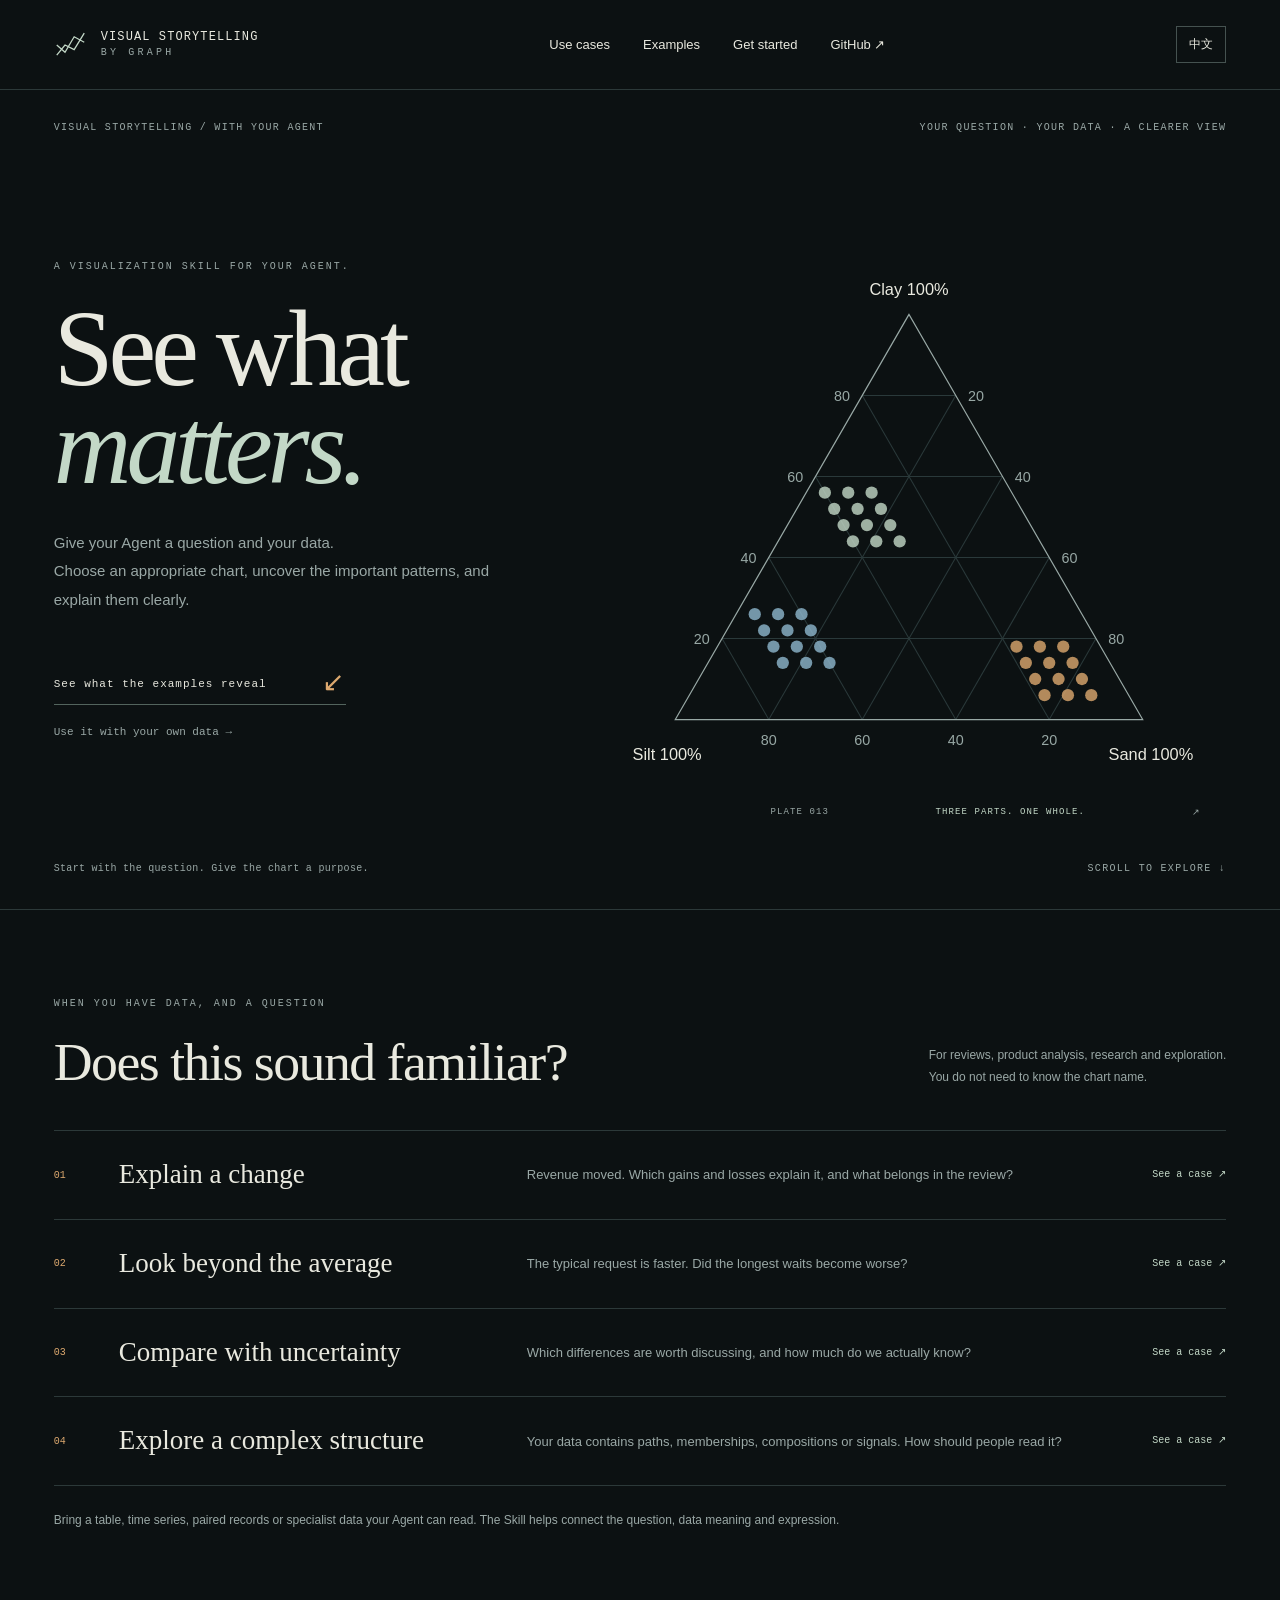
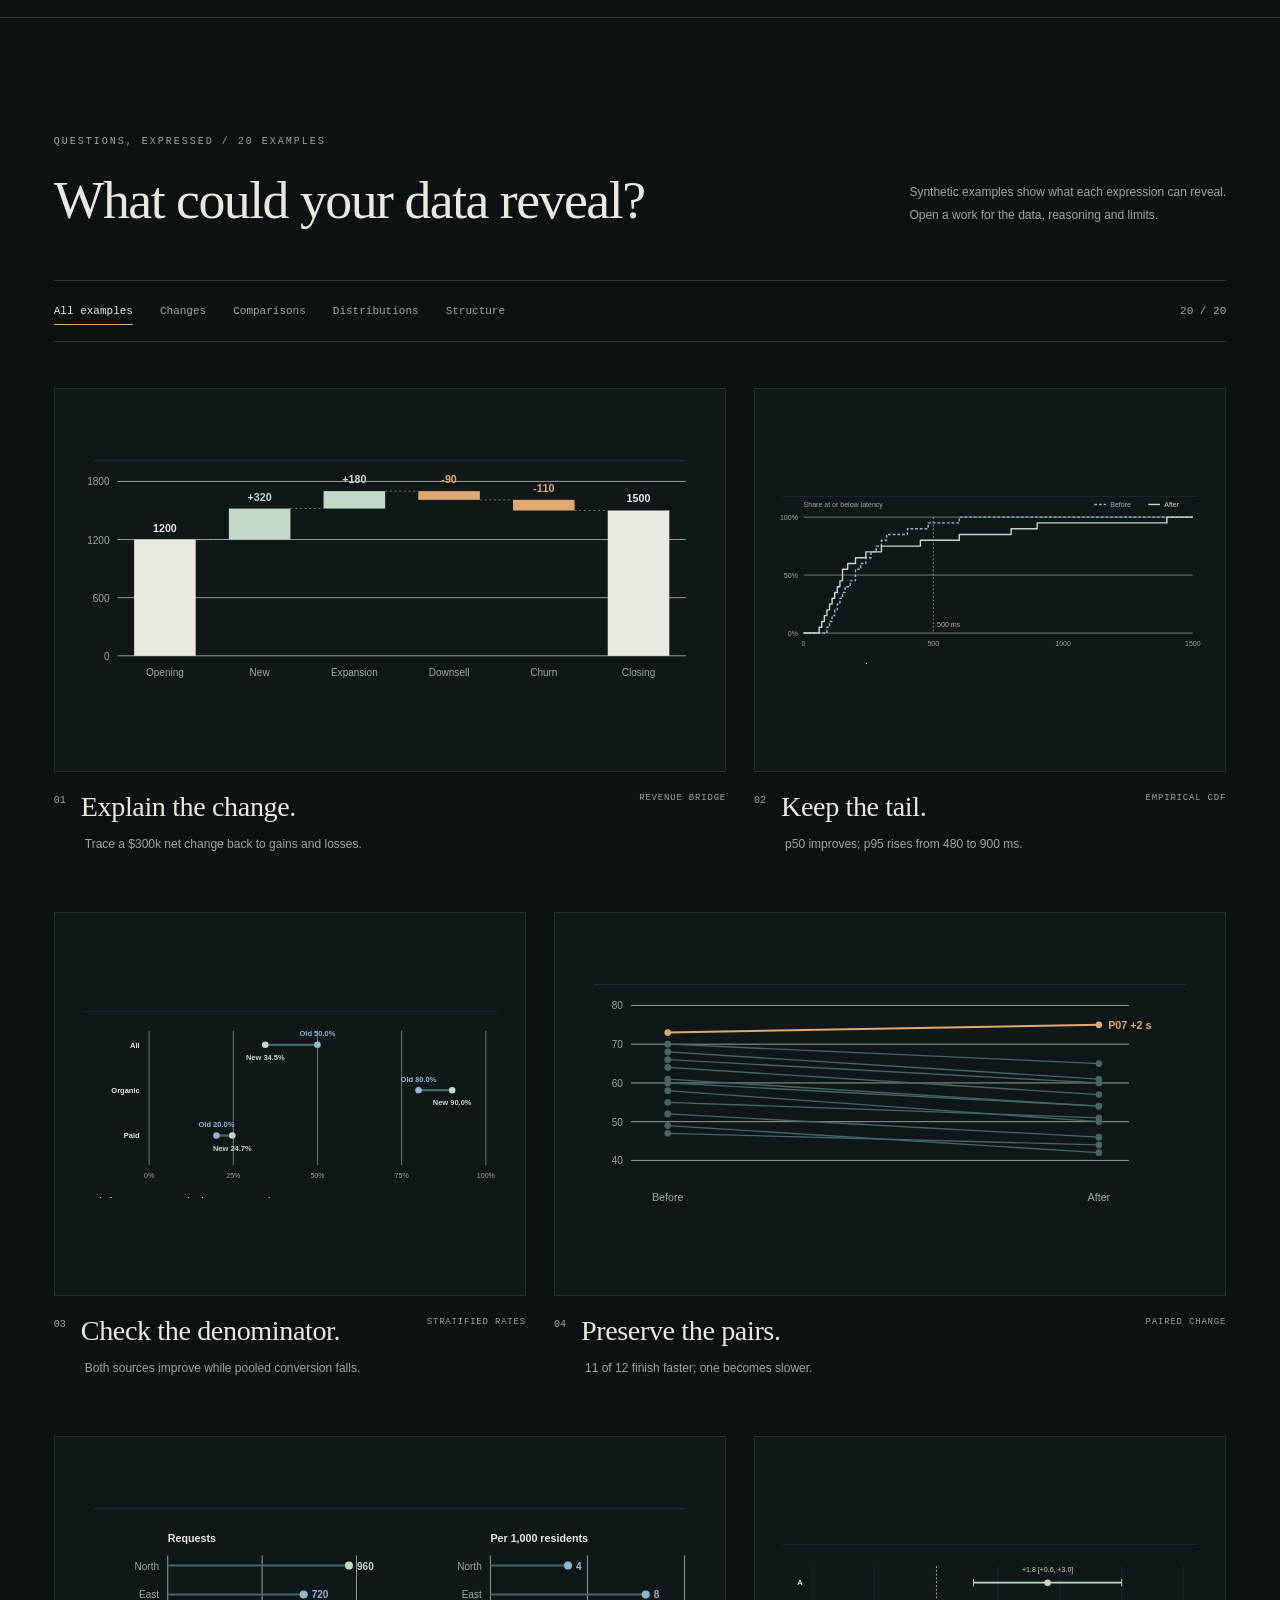
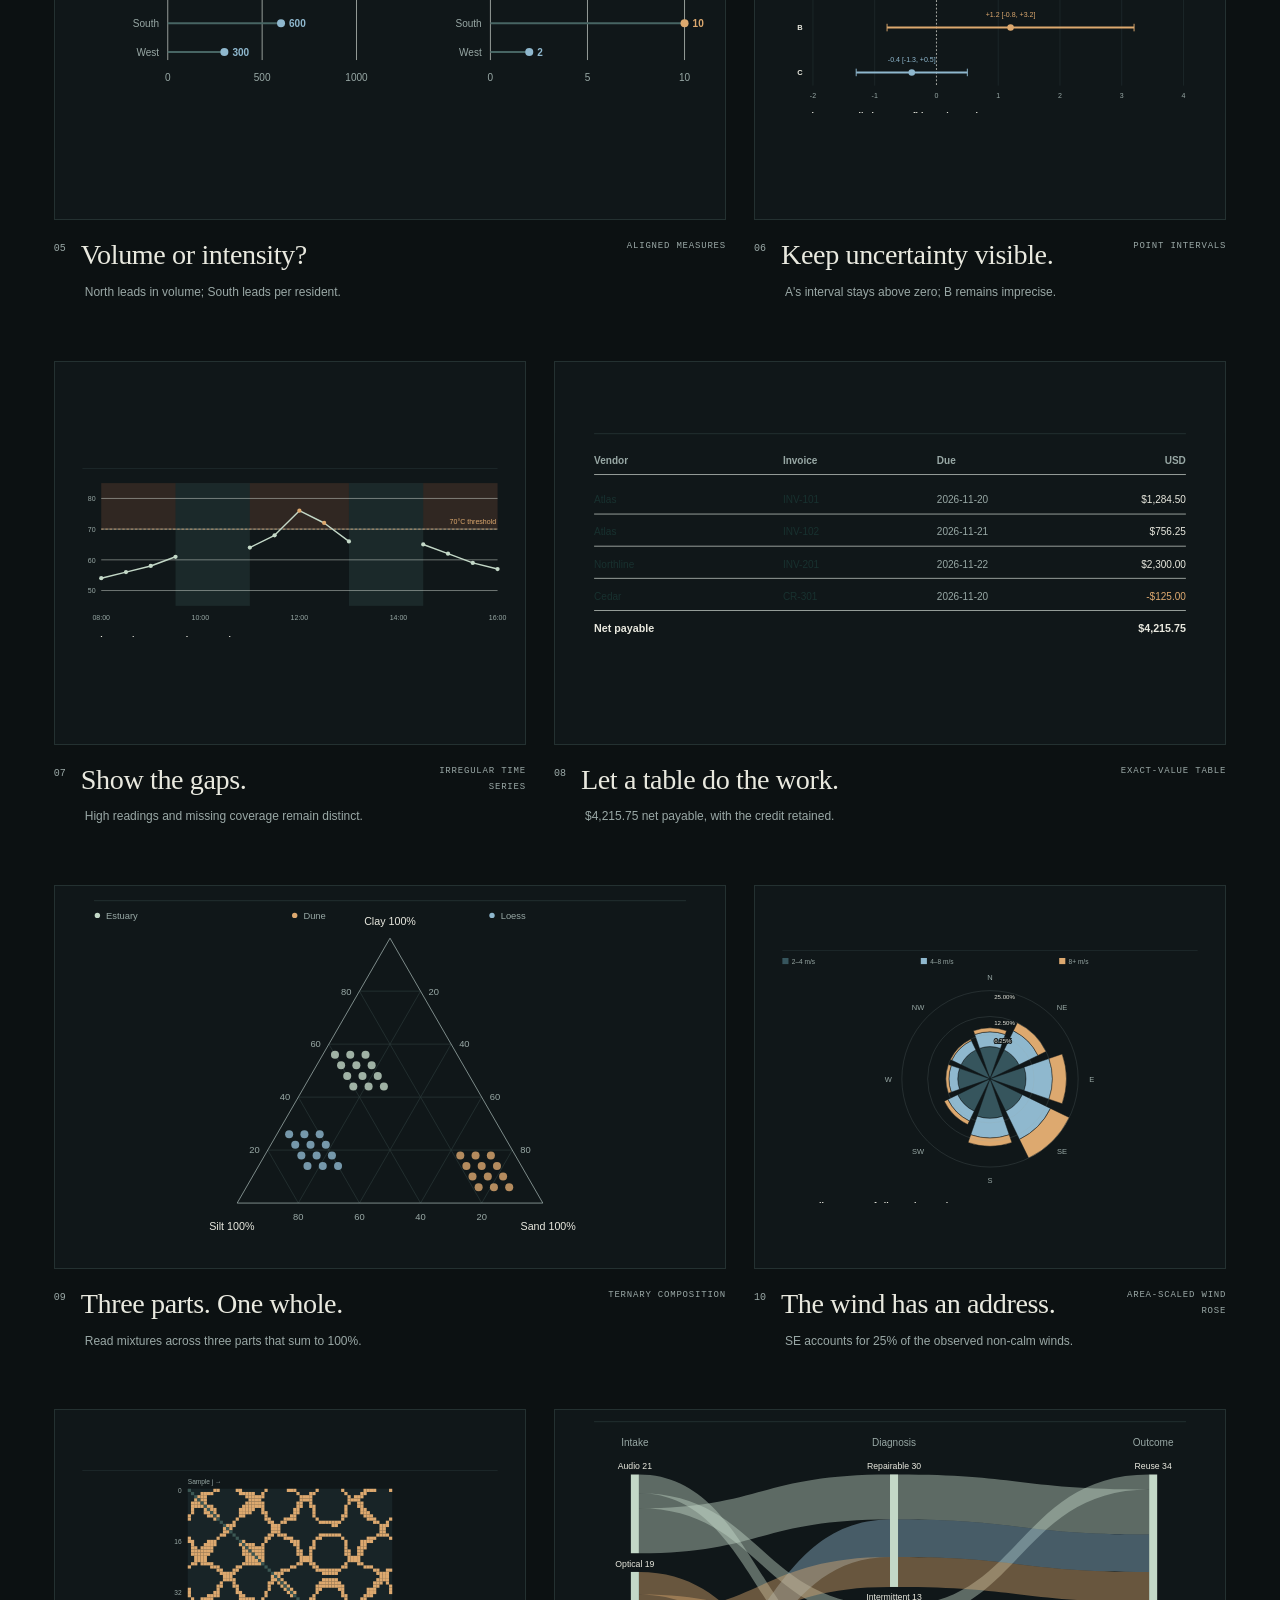
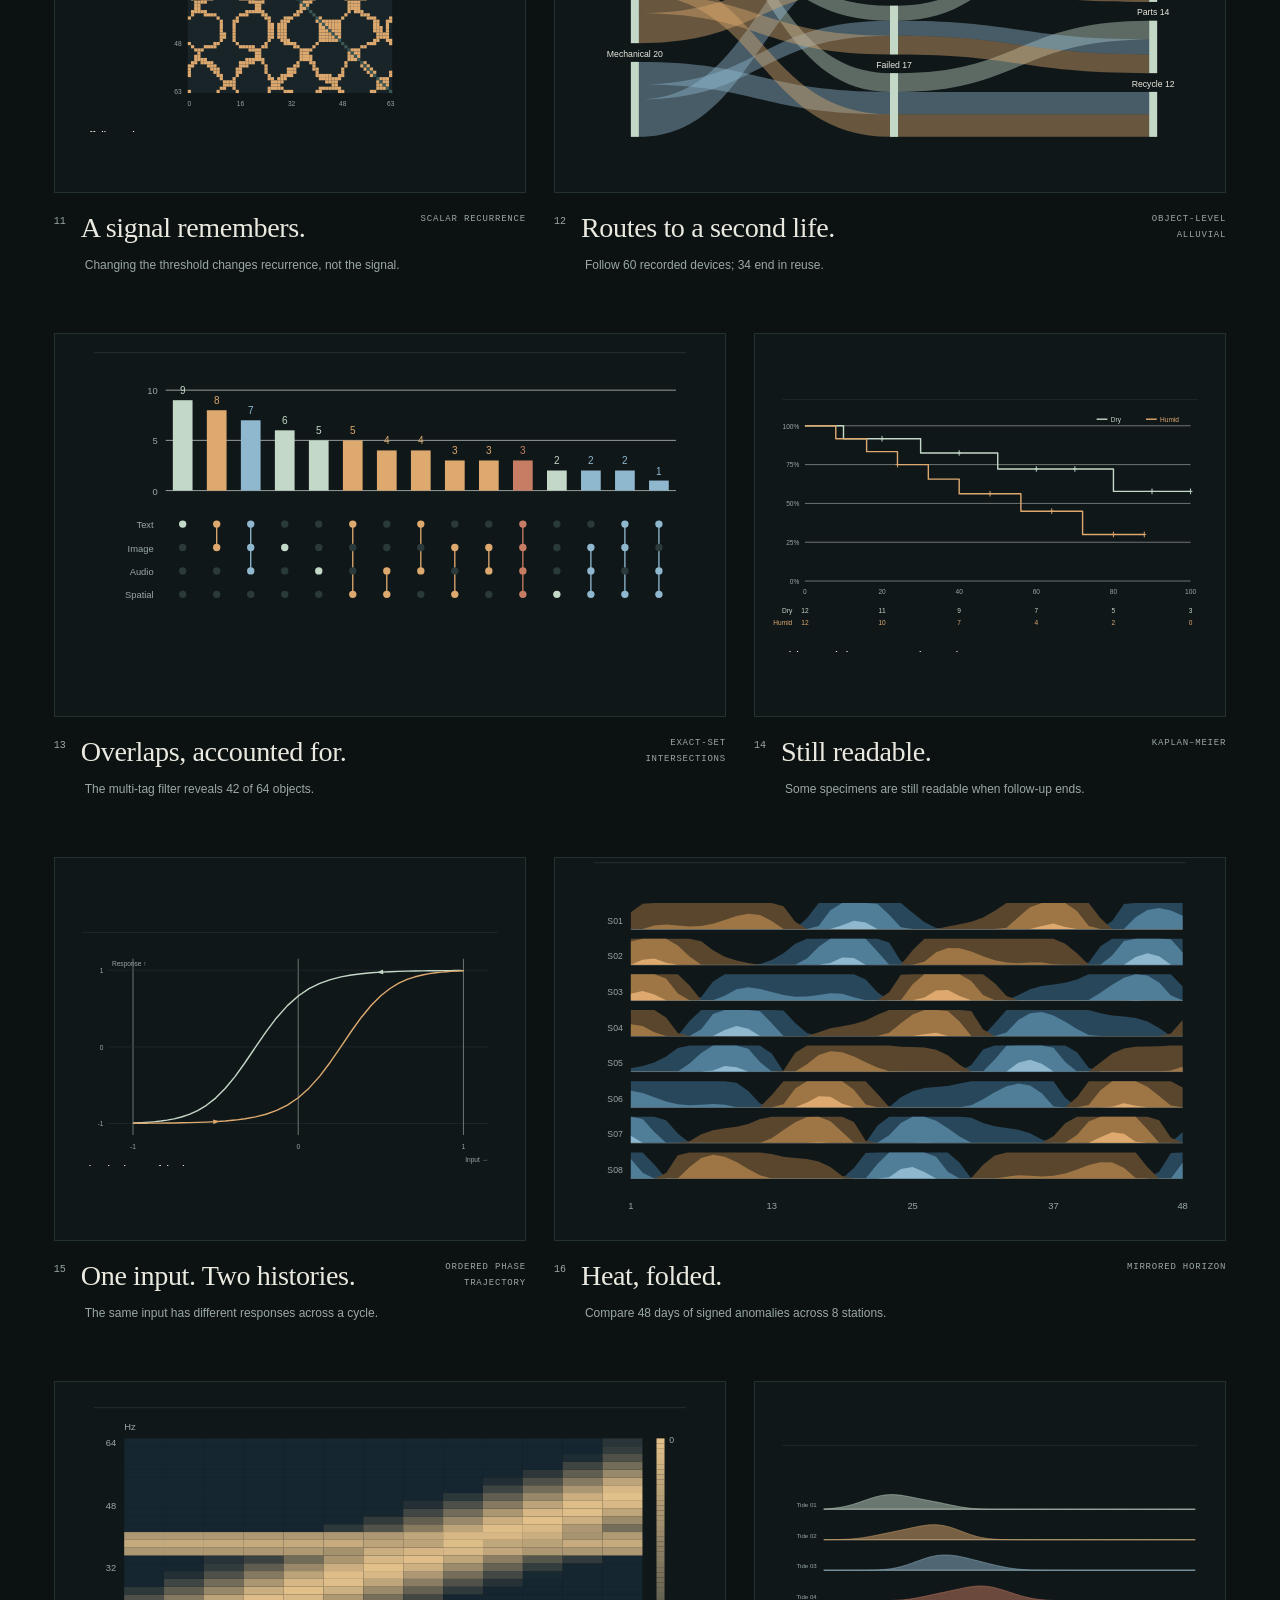
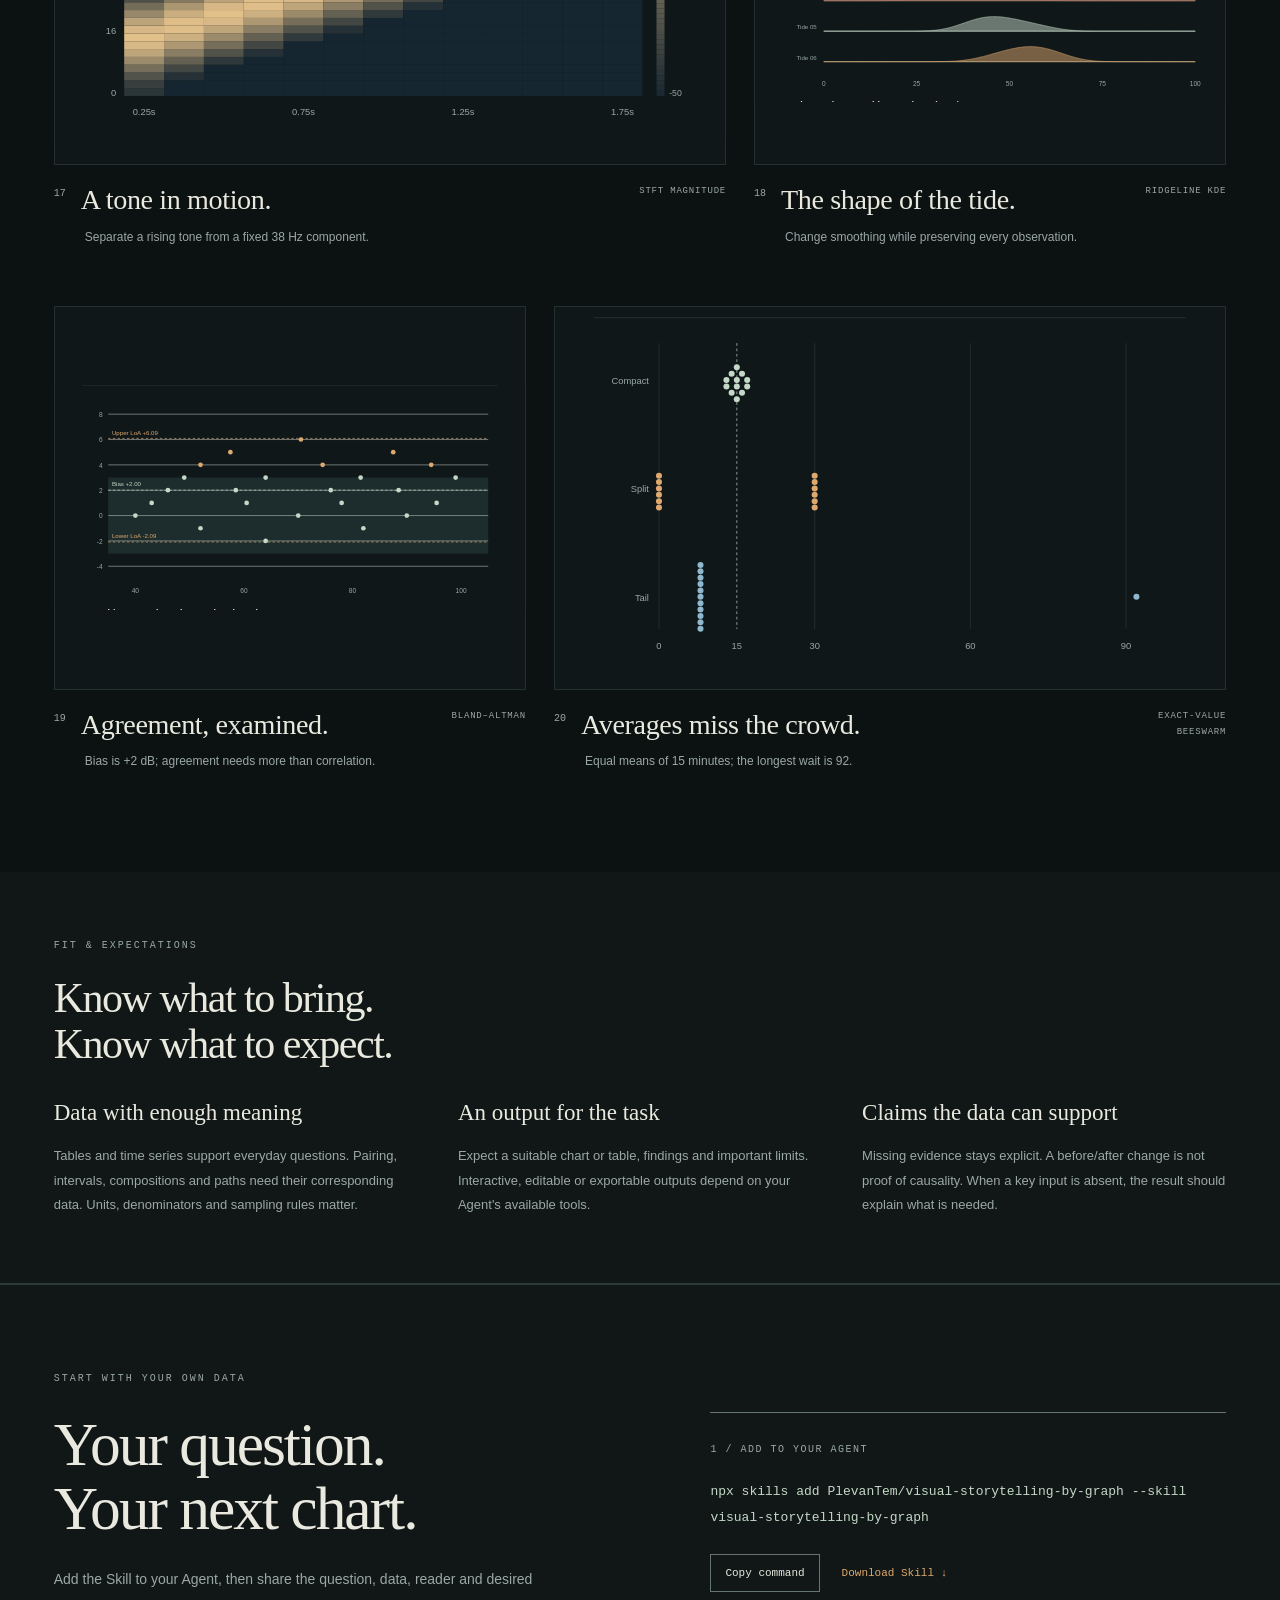
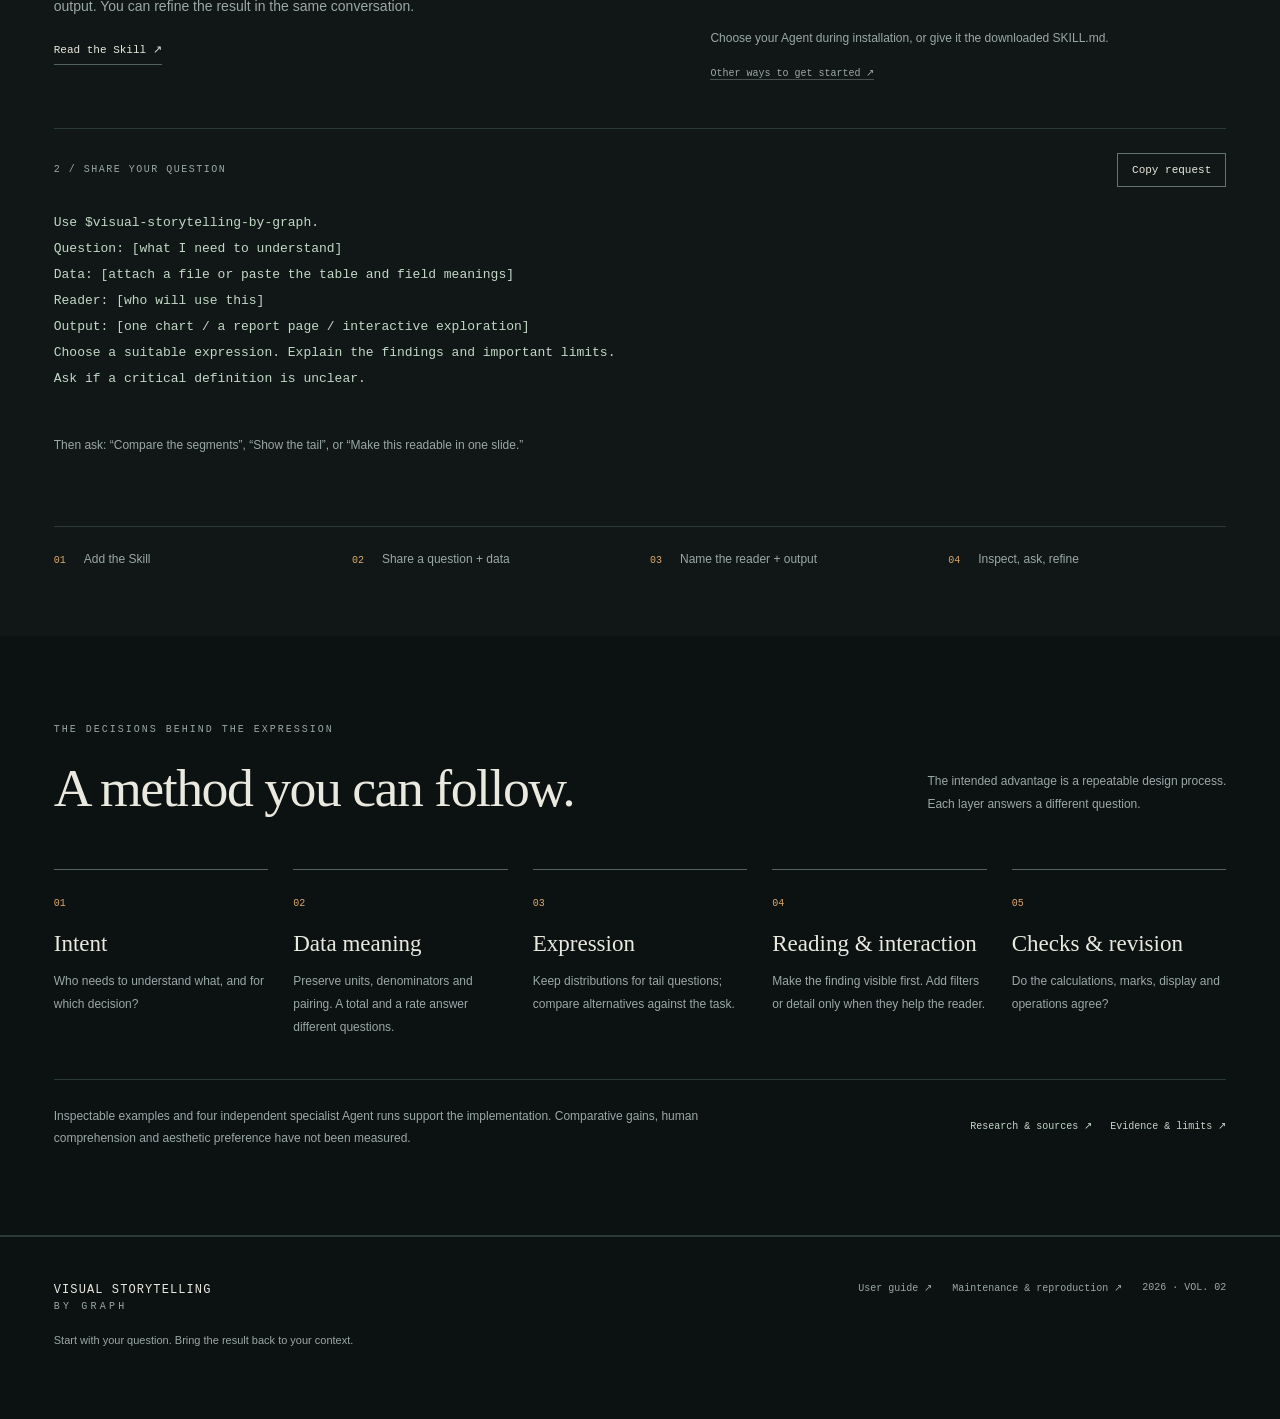
<file: docs/index.html>
<!doctype html>
<html lang="en">
<head>
  <meta charset="utf-8">
  <meta name="viewport" content="width=device-width,initial-scale=1">
  <meta name="theme-color" content="#0c1112">
  <meta name="description" content="Bring your question and data. Help your Agent choose the right visual expression, find the important patterns and explain them clearly.">
  <meta property="og:title" content="Visual Storytelling by Graph — See what matters">
  <meta property="og:description" content="Choose a chart around your question. Explore examples, understand the limits, and get started with your own data.">
  <meta property="og:type" content="website">
  <meta property="og:url" content="https://plevantem.github.io/visual-storytelling-by-graph/">
  <meta property="og:image" content="https://plevantem.github.io/visual-storytelling-by-graph/assets/social-preview.png">
  <title>Visual Storytelling by Graph — See what matters</title>
  <link rel="icon" type="image/svg+xml" href="assets/mark.svg">
  <link rel="stylesheet" href="style.css">
</head>
<body>
  <a class="skip" href="#collection">Skip to collection</a>
  <header class="masthead">
    <a class="brand" href="#" aria-label="Visual Storytelling by Graph, home"><svg viewBox="0 0 36 36" aria-hidden="true"><path d="M3 29L12 18L22 23L33 5M3 18L12 26L22 9L33 15"/></svg><span>VISUAL STORYTELLING<small>BY GRAPH</small></span></a>
    <nav aria-label="Main navigation"><a href="#use-cases" data-i18n="scenarios">Use cases</a><a href="#collection" data-i18n="collection">Examples</a><a href="#skill" data-i18n="skill">Get started</a><a href="https://github.com/PlevanTem/visual-storytelling-by-graph" target="_blank" rel="noopener">GitHub ↗</a></nav>
    <button class="language" id="language" type="button" aria-label="Switch language">中文</button>
  </header>
  <main>
    <section class="hero" aria-labelledby="hero-title">
      <div class="hero-line"><span data-i18n="edition">VISUAL STORYTELLING / WITH YOUR AGENT</span><span data-i18n="heroAudience">YOUR QUESTION · YOUR DATA · A CLEARER VIEW</span></div>
      <div class="hero-copy"><p class="overline" data-i18n="intro">A visualization Skill for your Agent.</p><h1 id="hero-title"><span data-i18n="shape">See what</span><br><em data-i18n="evidence">matters.</em></h1><p class="hero-description" data-i18n="heroDescription">Give your Agent a question and your data.<br>Choose an appropriate chart, uncover the important patterns, and explain them clearly.</p><a class="enter" href="#collection"><span data-i18n="enter">See what the examples reveal</span><span aria-hidden="true">↙</span></a><a class="hero-start" href="#skill" data-i18n="startOwn">Use it with your own data →</a></div>
      <a class="hero-art" href="assets/c13-all.svg" data-open="C13" aria-label="Open the ternary composition exhibit"><img src="assets/hero.svg" alt="Three-part sediment compositions on a triangular coordinate system"><span class="hero-caption"><span>PLATE 013</span><span>THREE PARTS. ONE WHOLE.</span><span aria-hidden="true">↗</span></span></a>
      <div class="hero-bottom"><span data-i18n="heroNote">Start with the question. Give the chart a purpose.</span><span class="scroll-note">SCROLL TO EXPLORE ↓</span></div>
    </section>
    <section class="user-scenarios" id="use-cases" aria-labelledby="scenarios-title">
      <div class="section-heading"><div><p class="overline" data-i18n="scenarioLabel">WHEN YOU HAVE DATA, AND A QUESTION</p><h2 id="scenarios-title" data-i18n="scenarioTitle">Does this sound familiar?</h2></div><p class="collection-note" data-i18n="scenarioIntro">For reviews, product analysis, research and exploration.<br>You do not need to know the chart name.</p></div>
      <div class="scenario-list">
        <a class="scenario-row" href="assets/c01-all.svg" data-open="C01"><span class="scenario-index">01</span><h3 data-i18n="scenario1Title">Explain a change</h3><p data-i18n="scenario1Body">Revenue moved. Which gains and losses explain it, and what belongs in the review?</p><span class="scenario-action" data-i18n="seeCase">See a case ↗</span></a>
        <a class="scenario-row" href="assets/c02-all.svg" data-open="C02"><span class="scenario-index">02</span><h3 data-i18n="scenario2Title">Look beyond the average</h3><p data-i18n="scenario2Body">The typical request is faster. Did the longest waits become worse?</p><span class="scenario-action" data-i18n="seeCase">See a case ↗</span></a>
        <a class="scenario-row" href="assets/c07-all.svg" data-open="C07"><span class="scenario-index">03</span><h3 data-i18n="scenario3Title">Compare with uncertainty</h3><p data-i18n="scenario3Body">Which differences are worth discussing, and how much do we actually know?</p><span class="scenario-action" data-i18n="seeCase">See a case ↗</span></a>
        <a class="scenario-row" href="assets/c18-all.svg" data-open="C18"><span class="scenario-index">04</span><h3 data-i18n="scenario4Title">Explore a complex structure</h3><p data-i18n="scenario4Body">Your data contains paths, memberships, compositions or signals. How should people read it?</p><span class="scenario-action" data-i18n="seeCase">See a case ↗</span></a>
      </div>
      <p class="scenario-fit" data-i18n="scenarioFit">Bring a table, time series, paired records or specialist data your Agent can read. The Skill helps connect the question, data meaning and expression.</p>
    </section>
    <section class="collection" id="collection" aria-labelledby="collection-title">
      <div class="section-heading"><div><p class="overline" data-i18n="selected">QUESTIONS, EXPRESSED / 20 EXAMPLES</p><h2 id="collection-title" data-i18n="collectionTitle">What could your data reveal?</h2></div><p class="collection-note" data-i18n="synthetic">Synthetic examples show what each expression can reveal.<br>Open a work for the data, reasoning and limits.</p></div>
      <div class="filter-bar"><div class="filters" role="group" aria-label="Filter by analysis task"><button type="button" data-filter="all" aria-pressed="true" data-i18n="all">All examples</button><button type="button" data-filter="change" aria-pressed="false" data-i18n="change">Changes</button><button type="button" data-filter="compare" aria-pressed="false" data-i18n="compare">Comparisons</button><button type="button" data-filter="distribution" aria-pressed="false" data-i18n="distribution">Distributions</button><button type="button" data-filter="structure" aria-pressed="false" data-i18n="structure">Structure</button></div><output id="work-count" aria-live="polite">20 / 20</output></div>
      <div class="gallery" id="gallery"><article class="work" id="work-C01" data-id="C01"><a class="work-open" href="assets/c01-all.svg" data-open="C01" aria-label="Open Explain the change."><div class="work-art"><img src="assets/c01-preview.svg" alt="Revenue bridge" loading="lazy" width="1000" height="500"></div><div class="work-meta"><span class="work-number">01</span><h3 class="work-title">Explain the change.</h3><span class="work-type">Revenue bridge</span></div><p class="work-insight">Trace a $300k net change back to gains and losses.</p></a></article>
<article class="work" id="work-C02" data-id="C02"><a class="work-open" href="assets/c02-all.svg" data-open="C02" aria-label="Open Keep the tail."><div class="work-art"><img src="assets/c02-preview.svg" alt="Empirical CDF" loading="lazy" width="1000" height="500"></div><div class="work-meta"><span class="work-number">02</span><h3 class="work-title">Keep the tail.</h3><span class="work-type">Empirical CDF</span></div><p class="work-insight">p50 improves; p95 rises from 480 to 900 ms.</p></a></article>
<article class="work" id="work-C04" data-id="C04"><a class="work-open" href="assets/c04-all.svg" data-open="C04" aria-label="Open Check the denominator."><div class="work-art"><img src="assets/c04-preview.svg" alt="Stratified rates" loading="lazy" width="1000" height="500"></div><div class="work-meta"><span class="work-number">03</span><h3 class="work-title">Check the denominator.</h3><span class="work-type">Stratified rates</span></div><p class="work-insight">Both sources improve while pooled conversion falls.</p></a></article>
<article class="work" id="work-C03" data-id="C03"><a class="work-open" href="assets/c03-all.svg" data-open="C03" aria-label="Open Preserve the pairs."><div class="work-art"><img src="assets/c03-preview.svg" alt="Paired change" loading="lazy" width="1000" height="500"></div><div class="work-meta"><span class="work-number">04</span><h3 class="work-title">Preserve the pairs.</h3><span class="work-type">Paired change</span></div><p class="work-insight">11 of 12 finish faster; one becomes slower.</p></a></article>
<article class="work" id="work-C06" data-id="C06"><a class="work-open" href="assets/c06-all.svg" data-open="C06" aria-label="Open Volume or intensity?"><div class="work-art"><img src="assets/c06-preview.svg" alt="Aligned measures" loading="lazy" width="1000" height="500"></div><div class="work-meta"><span class="work-number">05</span><h3 class="work-title">Volume or intensity?</h3><span class="work-type">Aligned measures</span></div><p class="work-insight">North leads in volume; South leads per resident.</p></a></article>
<article class="work" id="work-C07" data-id="C07"><a class="work-open" href="assets/c07-all.svg" data-open="C07" aria-label="Open Keep uncertainty visible."><div class="work-art"><img src="assets/c07-preview.svg" alt="Point intervals" loading="lazy" width="1000" height="500"></div><div class="work-meta"><span class="work-number">06</span><h3 class="work-title">Keep uncertainty visible.</h3><span class="work-type">Point intervals</span></div><p class="work-insight">A&#x27;s interval stays above zero; B remains imprecise.</p></a></article>
<article class="work" id="work-C05" data-id="C05"><a class="work-open" href="assets/c05-all.svg" data-open="C05" aria-label="Open Show the gaps."><div class="work-art"><img src="assets/c05-preview.svg" alt="Irregular time series" loading="lazy" width="1000" height="500"></div><div class="work-meta"><span class="work-number">07</span><h3 class="work-title">Show the gaps.</h3><span class="work-type">Irregular time series</span></div><p class="work-insight">High readings and missing coverage remain distinct.</p></a></article>
<article class="work" id="work-C08" data-id="C08"><a class="work-open" href="assets/c08-all.svg" data-open="C08" aria-label="Open Let a table do the work."><div class="work-art"><img src="assets/c08-preview.svg" alt="Exact-value table" loading="lazy" width="1000" height="500"></div><div class="work-meta"><span class="work-number">08</span><h3 class="work-title">Let a table do the work.</h3><span class="work-type">Exact-value table</span></div><p class="work-insight">$4,215.75 net payable, with the credit retained.</p></a></article>
<article class="work" id="work-C13" data-id="C13"><a class="work-open" href="assets/c13-all.svg" data-open="C13" aria-label="Open Three parts. One whole."><div class="work-art"><img src="assets/c13-preview.svg" alt="Ternary composition" loading="lazy" width="1000" height="500"></div><div class="work-meta"><span class="work-number">09</span><h3 class="work-title">Three parts. One whole.</h3><span class="work-type">Ternary composition</span></div><p class="work-insight">Read mixtures across three parts that sum to 100%.</p></a></article>
<article class="work" id="work-C14" data-id="C14"><a class="work-open" href="assets/c14-all.svg" data-open="C14" aria-label="Open The wind has an address."><div class="work-art"><img src="assets/c14-preview.svg" alt="Area-scaled wind rose" loading="lazy" width="1000" height="500"></div><div class="work-meta"><span class="work-number">10</span><h3 class="work-title">The wind has an address.</h3><span class="work-type">Area-scaled wind rose</span></div><p class="work-insight">SE accounts for 25% of the observed non-calm winds.</p></a></article>
<article class="work" id="work-C19" data-id="C19"><a class="work-open" href="assets/c19-0-25.svg" data-open="C19" aria-label="Open A signal remembers."><div class="work-art"><img src="assets/c19-preview.svg" alt="Scalar recurrence" loading="lazy" width="1000" height="500"></div><div class="work-meta"><span class="work-number">11</span><h3 class="work-title">A signal remembers.</h3><span class="work-type">Scalar recurrence</span></div><p class="work-insight">Changing the threshold changes recurrence, not the signal.</p></a></article>
<article class="work" id="work-C18" data-id="C18"><a class="work-open" href="assets/c18-all.svg" data-open="C18" aria-label="Open Routes to a second life."><div class="work-art"><img src="assets/c18-preview.svg" alt="Object-level alluvial" loading="lazy" width="1000" height="500"></div><div class="work-meta"><span class="work-number">12</span><h3 class="work-title">Routes to a second life.</h3><span class="work-type">Object-level alluvial</span></div><p class="work-insight">Follow 60 recorded devices; 34 end in reuse.</p></a></article>
<article class="work" id="work-C17" data-id="C17"><a class="work-open" href="assets/c17-all.svg" data-open="C17" aria-label="Open Overlaps, accounted for."><div class="work-art"><img src="assets/c17-preview.svg" alt="Exact-set intersections" loading="lazy" width="1000" height="500"></div><div class="work-meta"><span class="work-number">13</span><h3 class="work-title">Overlaps, accounted for.</h3><span class="work-type">Exact-set intersections</span></div><p class="work-insight">The multi-tag filter reveals 42 of 64 objects.</p></a></article>
<article class="work" id="work-C15" data-id="C15"><a class="work-open" href="assets/c15-all.svg" data-open="C15" aria-label="Open Still readable."><div class="work-art"><img src="assets/c15-preview.svg" alt="Kaplan–Meier" loading="lazy" width="1000" height="500"></div><div class="work-meta"><span class="work-number">14</span><h3 class="work-title">Still readable.</h3><span class="work-type">Kaplan–Meier</span></div><p class="work-insight">Some specimens are still readable when follow-up ends.</p></a></article>
<article class="work" id="work-C21" data-id="C21"><a class="work-open" href="assets/c21-all.svg" data-open="C21" aria-label="Open One input. Two histories."><div class="work-art"><img src="assets/c21-preview.svg" alt="Ordered phase trajectory" loading="lazy" width="1000" height="500"></div><div class="work-meta"><span class="work-number">15</span><h3 class="work-title">One input. Two histories.</h3><span class="work-type">Ordered phase trajectory</span></div><p class="work-insight">The same input has different responses across a cycle.</p></a></article>
<article class="work" id="work-C20" data-id="C20"><a class="work-open" href="assets/c20-all.svg" data-open="C20" aria-label="Open Heat, folded."><div class="work-art"><img src="assets/c20-preview.svg" alt="Mirrored horizon" loading="lazy" width="1000" height="500"></div><div class="work-meta"><span class="work-number">16</span><h3 class="work-title">Heat, folded.</h3><span class="work-type">Mirrored horizon</span></div><p class="work-insight">Compare 48 days of signed anomalies across 8 stations.</p></a></article>
<article class="work" id="work-C24" data-id="C24"><a class="work-open" href="assets/c24-all.svg" data-open="C24" aria-label="Open A tone in motion."><div class="work-art"><img src="assets/c24-preview.svg" alt="STFT magnitude" loading="lazy" width="1000" height="500"></div><div class="work-meta"><span class="work-number">17</span><h3 class="work-title">A tone in motion.</h3><span class="work-type">STFT magnitude</span></div><p class="work-insight">Separate a rising tone from a fixed 38 Hz component.</p></a></article>
<article class="work" id="work-C22" data-id="C22"><a class="work-open" href="assets/c22-5.svg" data-open="C22" aria-label="Open The shape of the tide."><div class="work-art"><img src="assets/c22-preview.svg" alt="Ridgeline KDE" loading="lazy" width="1000" height="500"></div><div class="work-meta"><span class="work-number">18</span><h3 class="work-title">The shape of the tide.</h3><span class="work-type">Ridgeline KDE</span></div><p class="work-insight">Change smoothing while preserving every observation.</p></a></article>
<article class="work" id="work-C16" data-id="C16"><a class="work-open" href="assets/c16-all.svg" data-open="C16" aria-label="Open Agreement, examined."><div class="work-art"><img src="assets/c16-preview.svg" alt="Bland–Altman" loading="lazy" width="1000" height="500"></div><div class="work-meta"><span class="work-number">19</span><h3 class="work-title">Agreement, examined.</h3><span class="work-type">Bland–Altman</span></div><p class="work-insight">Bias is +2 dB; agreement needs more than correlation.</p></a></article>
<article class="work" id="work-C23" data-id="C23"><a class="work-open" href="assets/c23-all.svg" data-open="C23" aria-label="Open Averages miss the crowd."><div class="work-art"><img src="assets/c23-preview.svg" alt="Exact-value beeswarm" loading="lazy" width="1000" height="500"></div><div class="work-meta"><span class="work-number">20</span><h3 class="work-title">Averages miss the crowd.</h3><span class="work-type">Exact-value beeswarm</span></div><p class="work-insight">Equal means of 15 minutes; the longest wait is 92.</p></a></article></div>
      <noscript><style>.filter-bar,.language,#copy-install,#copy-request{display:none}</style><p>Open any work to view its standalone SVG. Interactive exhibition controls require JavaScript.</p></noscript>
    </section>
    <section class="fit-section" id="fit" aria-labelledby="fit-title"><div class="section-heading"><div><p class="overline" data-i18n="fitLabel">FIT & EXPECTATIONS</p><h2 id="fit-title" data-i18n="fitTitle">Know what to bring.<br>Know what to expect.</h2></div></div><div class="fit-grid"><div><h3 data-i18n="fit1Title">Data with enough meaning</h3><p data-i18n="fit1Body">Tables and time series support everyday questions. Pairing, intervals, compositions and paths need their corresponding data. Units, denominators and sampling rules matter.</p></div><div><h3 data-i18n="fit2Title">An output for the task</h3><p data-i18n="fit2Body">Expect a suitable chart or table, findings and important limits. Interactive, editable or exportable outputs depend on your Agent's available tools.</p></div><div><h3 data-i18n="fit3Title">Claims the data can support</h3><p data-i18n="fit3Body">Missing evidence stays explicit. A before/after change is not proof of causality. When a key input is absent, the result should explain what is needed.</p></div></div></section>
    <section class="skill-section" id="skill" aria-labelledby="skill-title">
      <p class="overline" data-i18n="startLabel">START WITH YOUR OWN DATA</p>
      <div class="skill-layout"><div><h2 id="skill-title" data-i18n="skillTitle">Your question.<br>Your next chart.</h2><p data-i18n="skillDescription">Add the Skill to your Agent, then share the question, data, reader and desired output. You can refine the result in the same conversation.</p><a class="text-link" href="https://github.com/PlevanTem/visual-storytelling-by-graph/blob/main/SKILL.md" data-i18n="readSkill">Read the Skill ↗</a></div><div class="installation"><span class="install-label" data-i18n="quickInstall">1 / ADD TO YOUR AGENT</span><code id="install-command">npx skills add PlevanTem/visual-storytelling-by-graph --skill visual-storytelling-by-graph</code><div class="install-actions"><button id="copy-install" type="button" data-i18n="copy">Copy command</button><a href="https://github.com/PlevanTem/visual-storytelling-by-graph/archive/refs/heads/main.zip" download data-i18n="download">Download Skill ↓</a></div><output id="copy-status" aria-live="polite"></output><p class="install-note" data-i18n="installNote">Choose your Agent during installation, or give it the downloaded SKILL.md.</p><a class="small-link" href="https://github.com/PlevanTem/visual-storytelling-by-graph/blob/main/guides/maintaining.md#installation" data-i18n="installOptions">Other ways to get started ↗</a></div></div>
      <div class="request-example"><div class="request-heading"><span class="install-label" data-i18n="requestLabel">2 / SHARE YOUR QUESTION</span><button id="copy-request" type="button" data-i18n="copyRequest">Copy request</button></div><pre><code id="request-template" data-i18n-text="requestTemplate">Use $visual-storytelling-by-graph.
Question: [what I need to understand]
Data: [attach a file or paste the table and field meanings]
Reader: [who will use this]
Output: [one chart / a report page / interactive exploration]
Choose a suitable expression. Explain the findings and important limits.
Ask if a critical definition is unclear.</code></pre><output id="request-status" aria-live="polite"></output><p class="request-followup" data-i18n="followup">Then ask: “Compare the segments”, “Show the tail”, or “Make this readable in one slide.”</p></div>
      <div class="practice"><span><b>01</b><span data-i18n="step1">Add the Skill</span></span><span><b>02</b><span data-i18n="step2">Share a question + data</span></span><span><b>03</b><span data-i18n="step3">Name the reader + output</span></span><span><b>04</b><span data-i18n="step4">Inspect, ask, refine</span></span></div>
    </section>
    <section class="method-section" id="method" aria-labelledby="method-title"><div class="section-heading"><div><p class="overline" data-i18n="methodLabel">THE DECISIONS BEHIND THE EXPRESSION</p><h2 id="method-title" data-i18n="methodTitle">A method you can follow.</h2></div><p class="collection-note" data-i18n="methodIntro">The intended advantage is a repeatable design process.<br>Each layer answers a different question.</p></div><ol class="method-flow"><li><b>01</b><h3 data-i18n="layer1Title">Intent</h3><p data-i18n="layer1Body">Who needs to understand what, and for which decision?</p></li><li><b>02</b><h3 data-i18n="layer2Title">Data meaning</h3><p data-i18n="layer2Body">Preserve units, denominators and pairing. A total and a rate answer different questions.</p></li><li><b>03</b><h3 data-i18n="layer3Title">Expression</h3><p data-i18n="layer3Body">Keep distributions for tail questions; compare alternatives against the task.</p></li><li><b>04</b><h3 data-i18n="layer4Title">Reading & interaction</h3><p data-i18n="layer4Body">Make the finding visible first. Add filters or detail only when they help the reader.</p></li><li><b>05</b><h3 data-i18n="layer5Title">Checks & revision</h3><p data-i18n="layer5Body">Do the calculations, marks, display and operations agree?</p></li></ol><div class="method-evidence"><p data-i18n="methodProof">Inspectable examples and four independent specialist Agent runs support the implementation. Comparative gains, human comprehension and aesthetic preference have not been measured.</p><div><a href="https://github.com/PlevanTem/visual-storytelling-by-graph/blob/main/references/sources.md" data-i18n="sources">Research & sources ↗</a><a href="https://github.com/PlevanTem/visual-storytelling-by-graph/blob/main/verification/REPORT.md" data-i18n="verification">Evidence & limits ↗</a></div></div></section>
  </main>
  <footer class="footer"><div><a class="brand" href="#"><span>VISUAL STORYTELLING<small>BY GRAPH</small></span></a><p data-i18n="footerNote">Start with your question. Bring the result back to your context.</p></div><div class="footer-links"><a href="https://github.com/PlevanTem/visual-storytelling-by-graph/blob/main/README.md" data-i18n="userGuide">User guide ↗</a><a href="https://github.com/PlevanTem/visual-storytelling-by-graph/blob/main/guides/maintaining.md" data-i18n="maintenance">Maintenance & reproduction ↗</a><span>2026 · VOL. 02</span></div></footer>
  <dialog id="exhibit" aria-labelledby="exhibit-heading">
    <div class="exhibit-shell"><header class="exhibit-top"><div><span id="exhibit-number">01 / 20</span><h2 id="exhibit-heading">Exhibit</h2></div><div class="viewer-actions"><button id="previous" type="button" aria-label="Previous work">←</button><button id="next" type="button" aria-label="Next work">→</button><button id="toggle-info" type="button" aria-expanded="false" aria-controls="exhibit-info" data-i18n="readWork">Read the work</button><button id="close-exhibit" type="button" aria-label="Close exhibit">×</button></div></header><div class="exhibit-content"><div class="exhibit-stage"><div class="state-controls" id="state-controls" role="group" aria-label="Chart parameters"></div><figure id="exhibit-figure"><picture><source id="exhibit-mobile" media="(max-width: 600px)"><img id="exhibit-image" alt=""></picture><figcaption id="state-summary" aria-live="polite"></figcaption></figure><div class="exhibit-links"><a id="download-svg" download data-i18n="export">Download current SVG ↓</a><a id="download-data" download data-i18n="rawData">Source data ↗</a><span class="keyboard-note">← / → &nbsp; ESC</span></div></div><aside id="exhibit-info" hidden><p class="overline" data-i18n="question">THE QUESTION</p><p id="work-question"></p><p class="overline" data-i18n="why">WHY THIS EXPRESSION</p><p id="work-why"></p><p class="overline" data-i18n="boundary">READ WITH CARE</p><p id="work-boundary"></p><a id="method-link" target="_blank" rel="noopener" data-i18n="method">Method & evidence ↗</a></aside></div></div>
  </dialog>
  <script src="collection.js"></script><script src="app.js"></script>
</body></html>
</file>
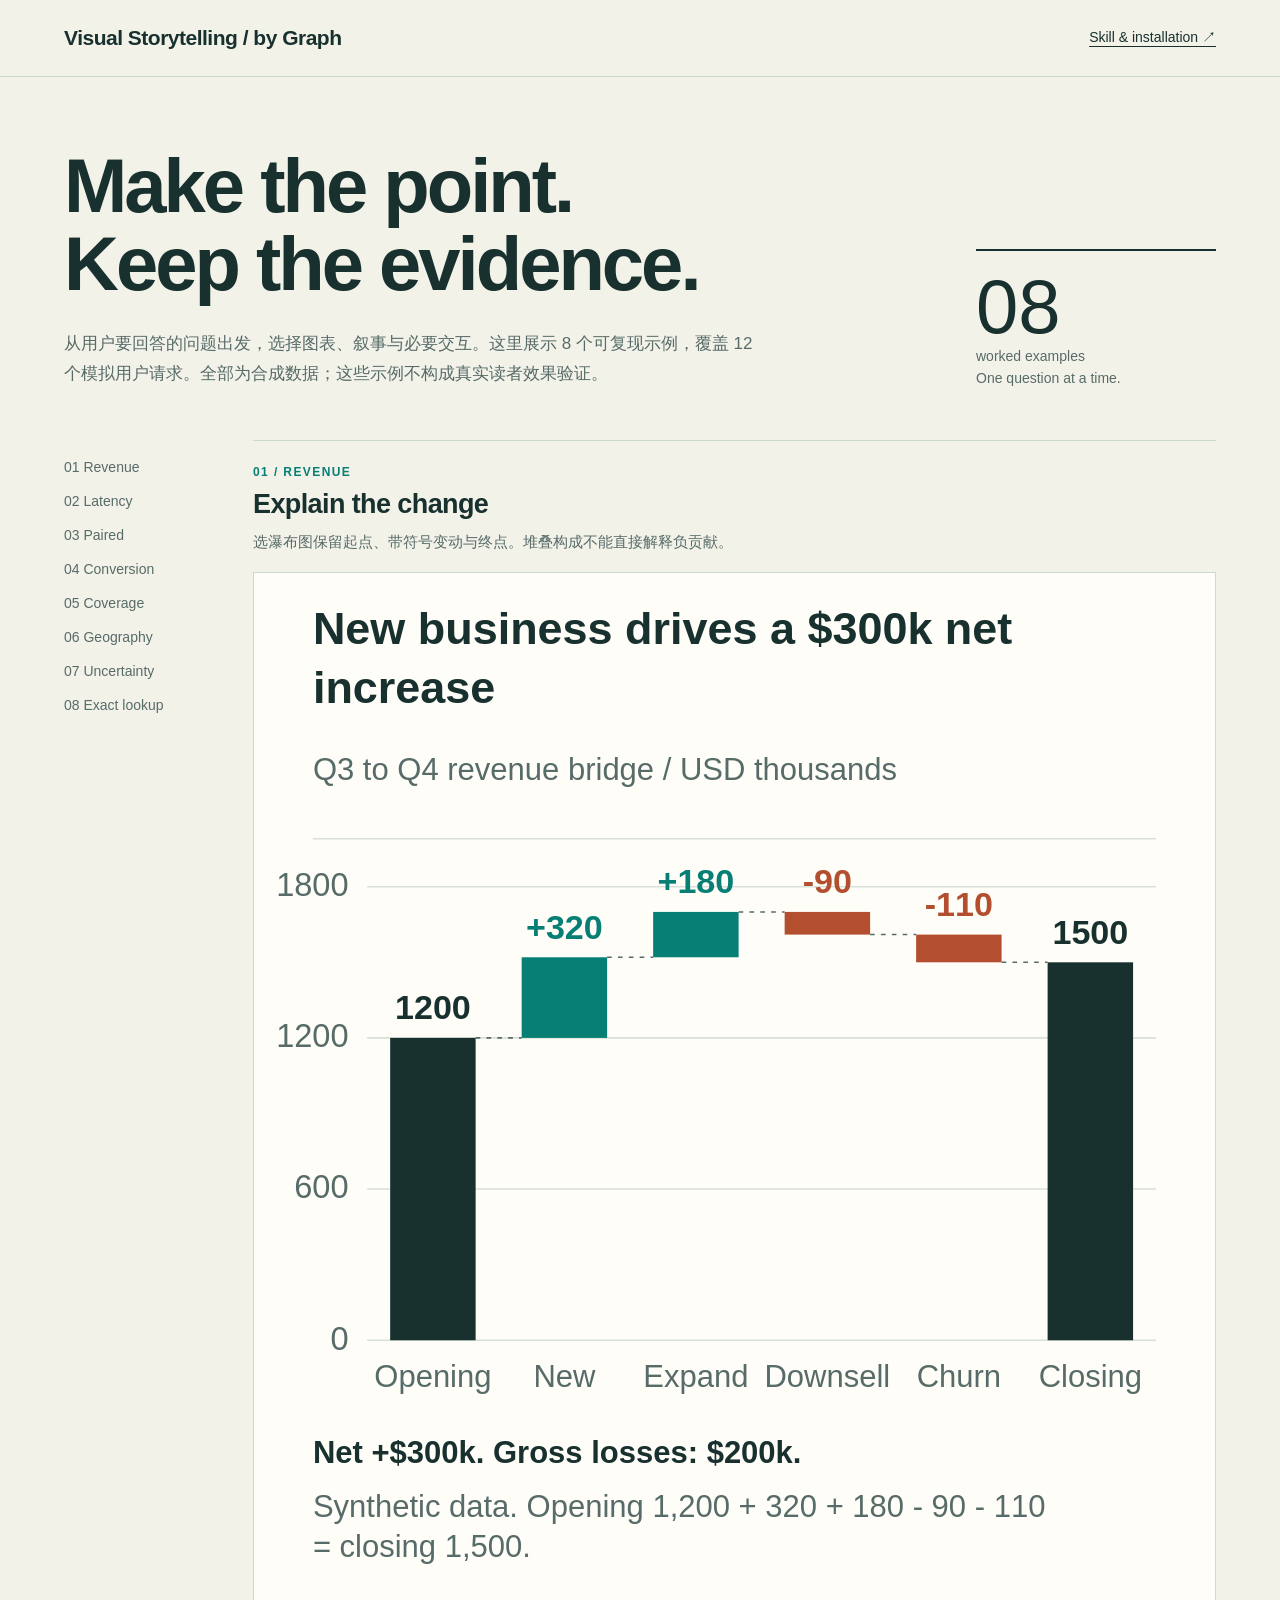
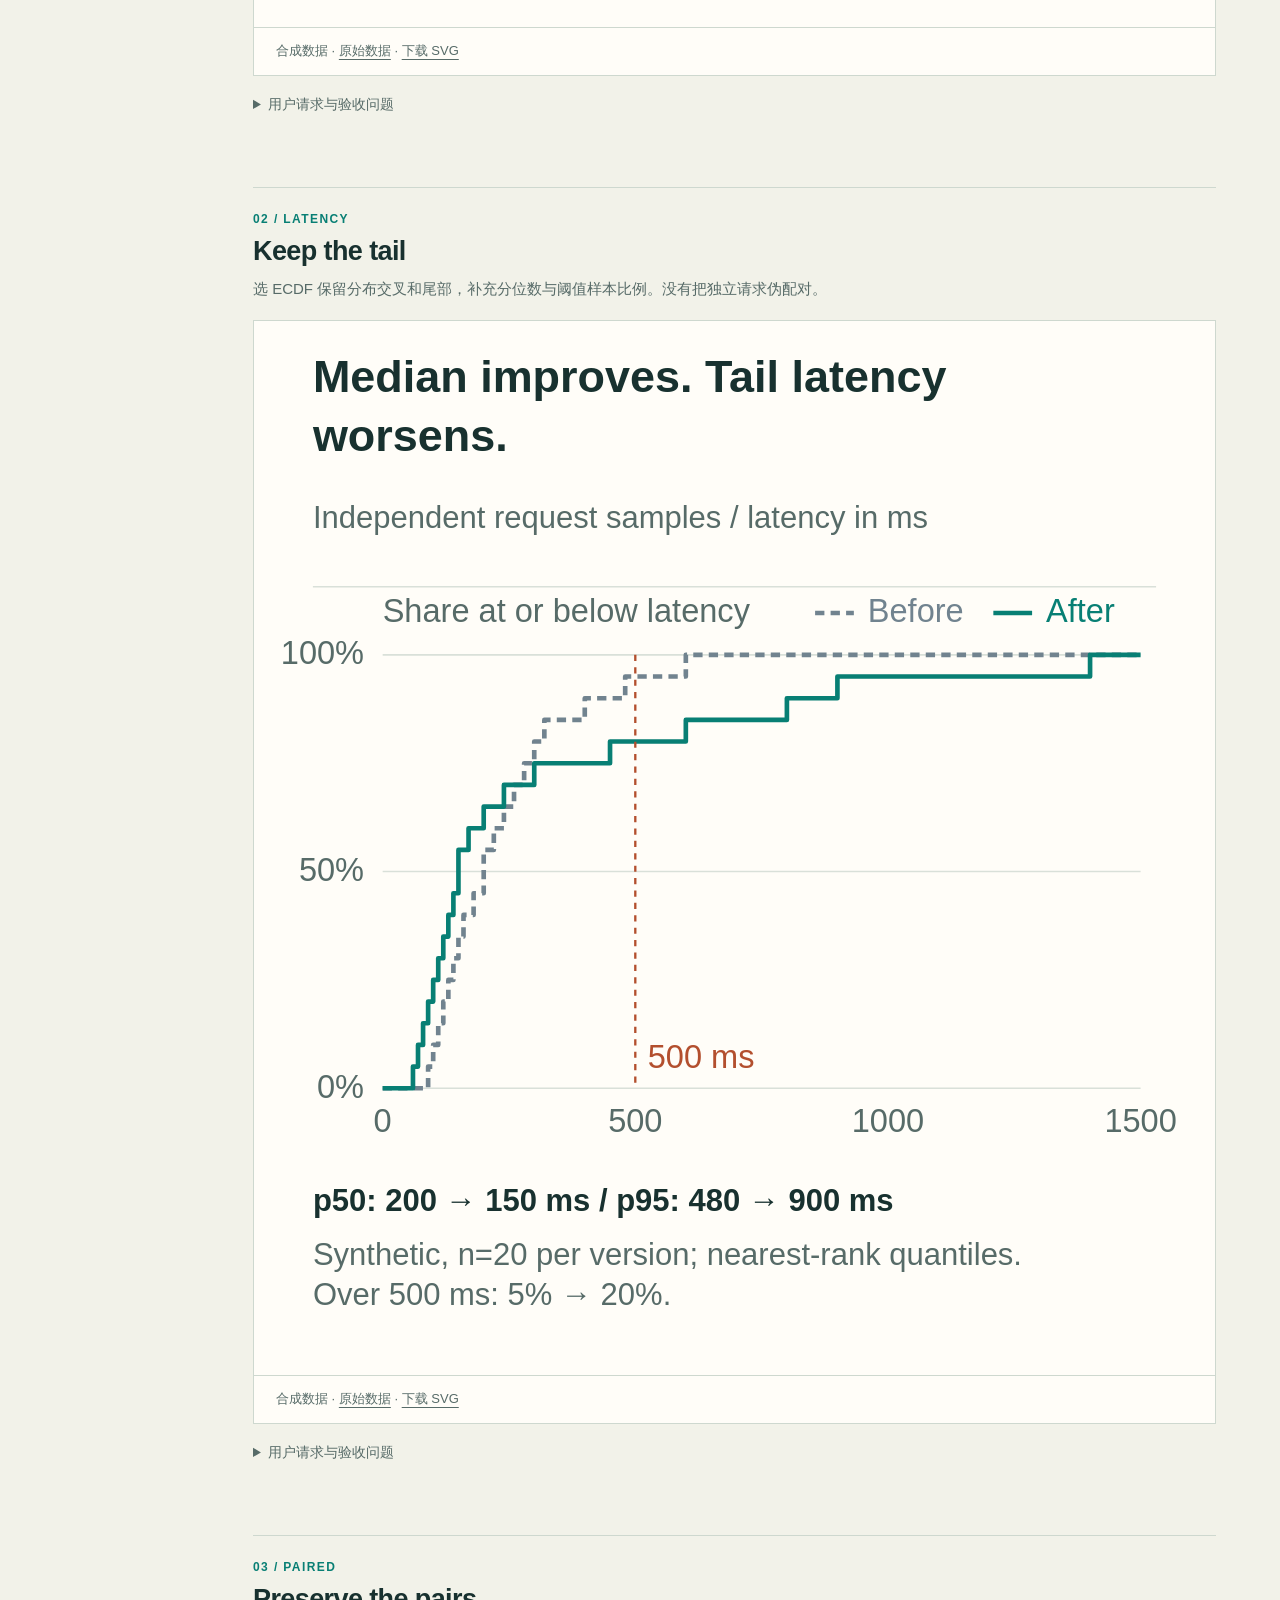
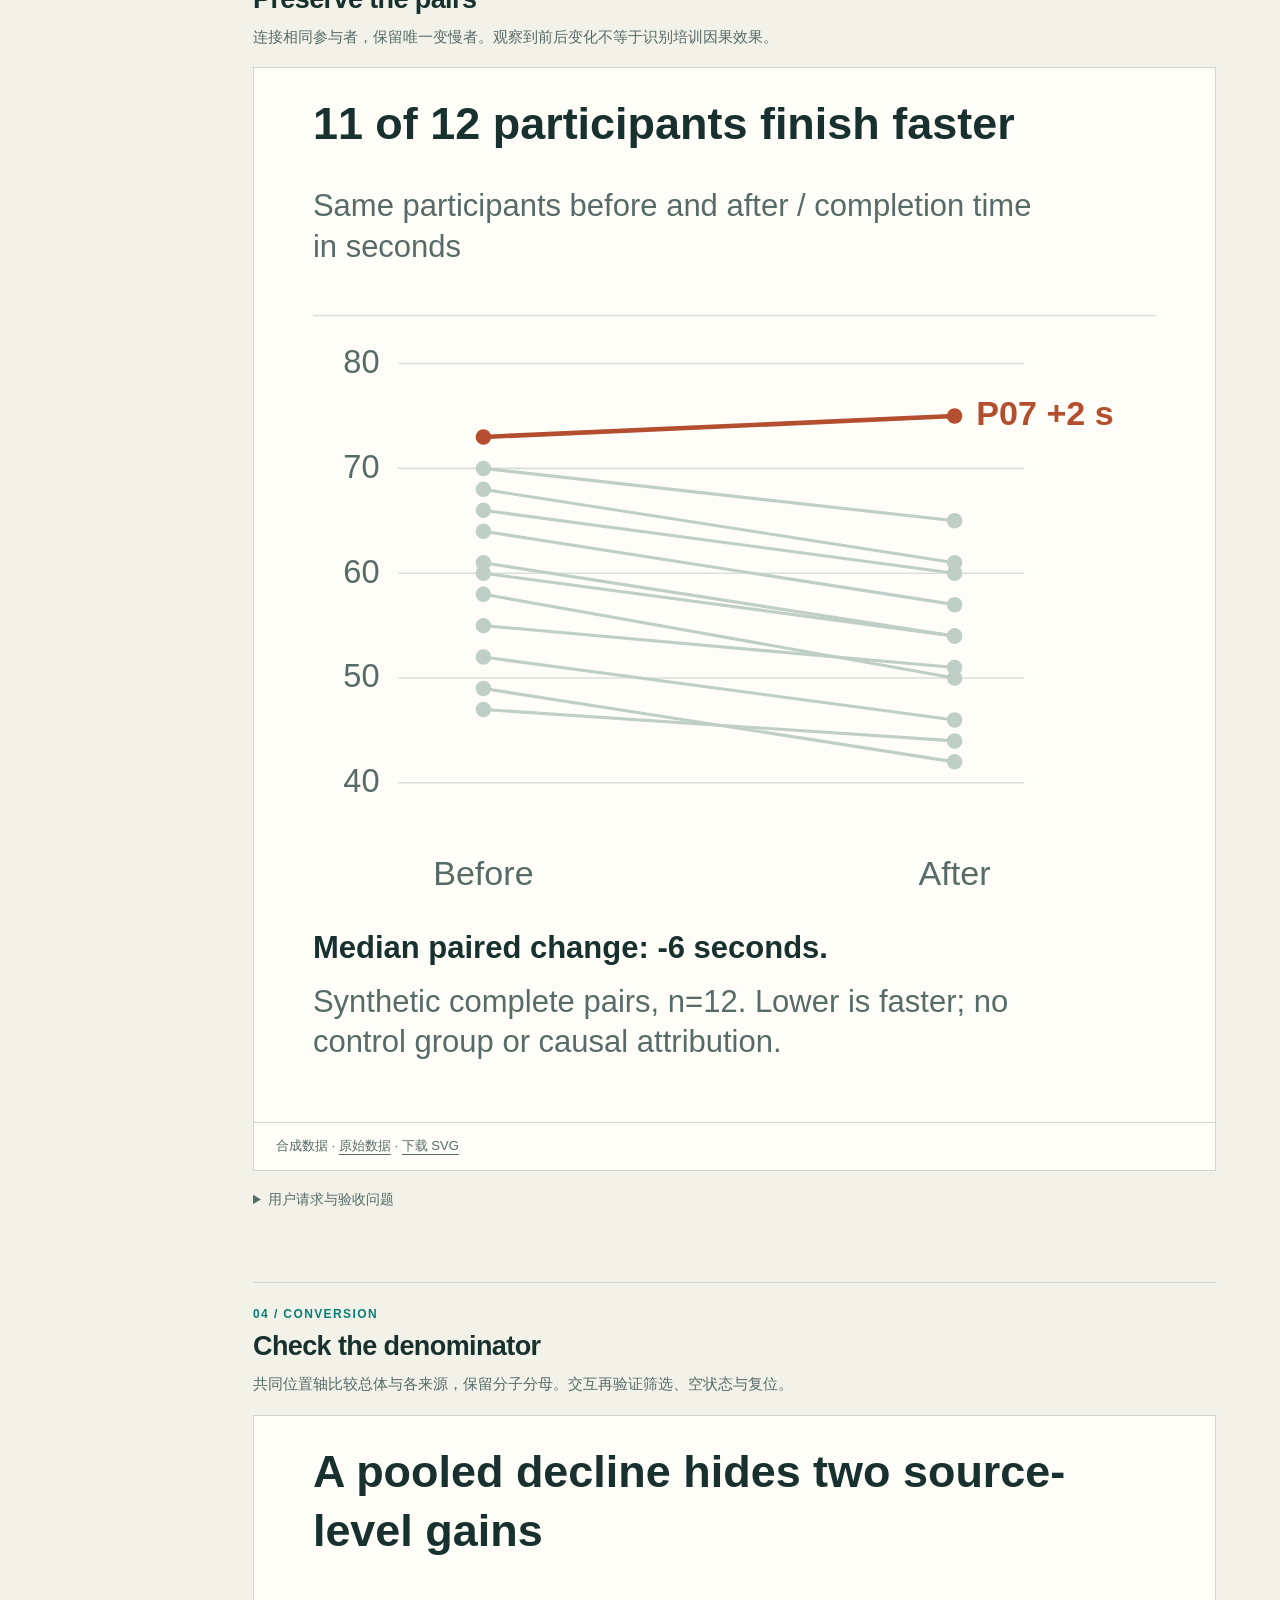
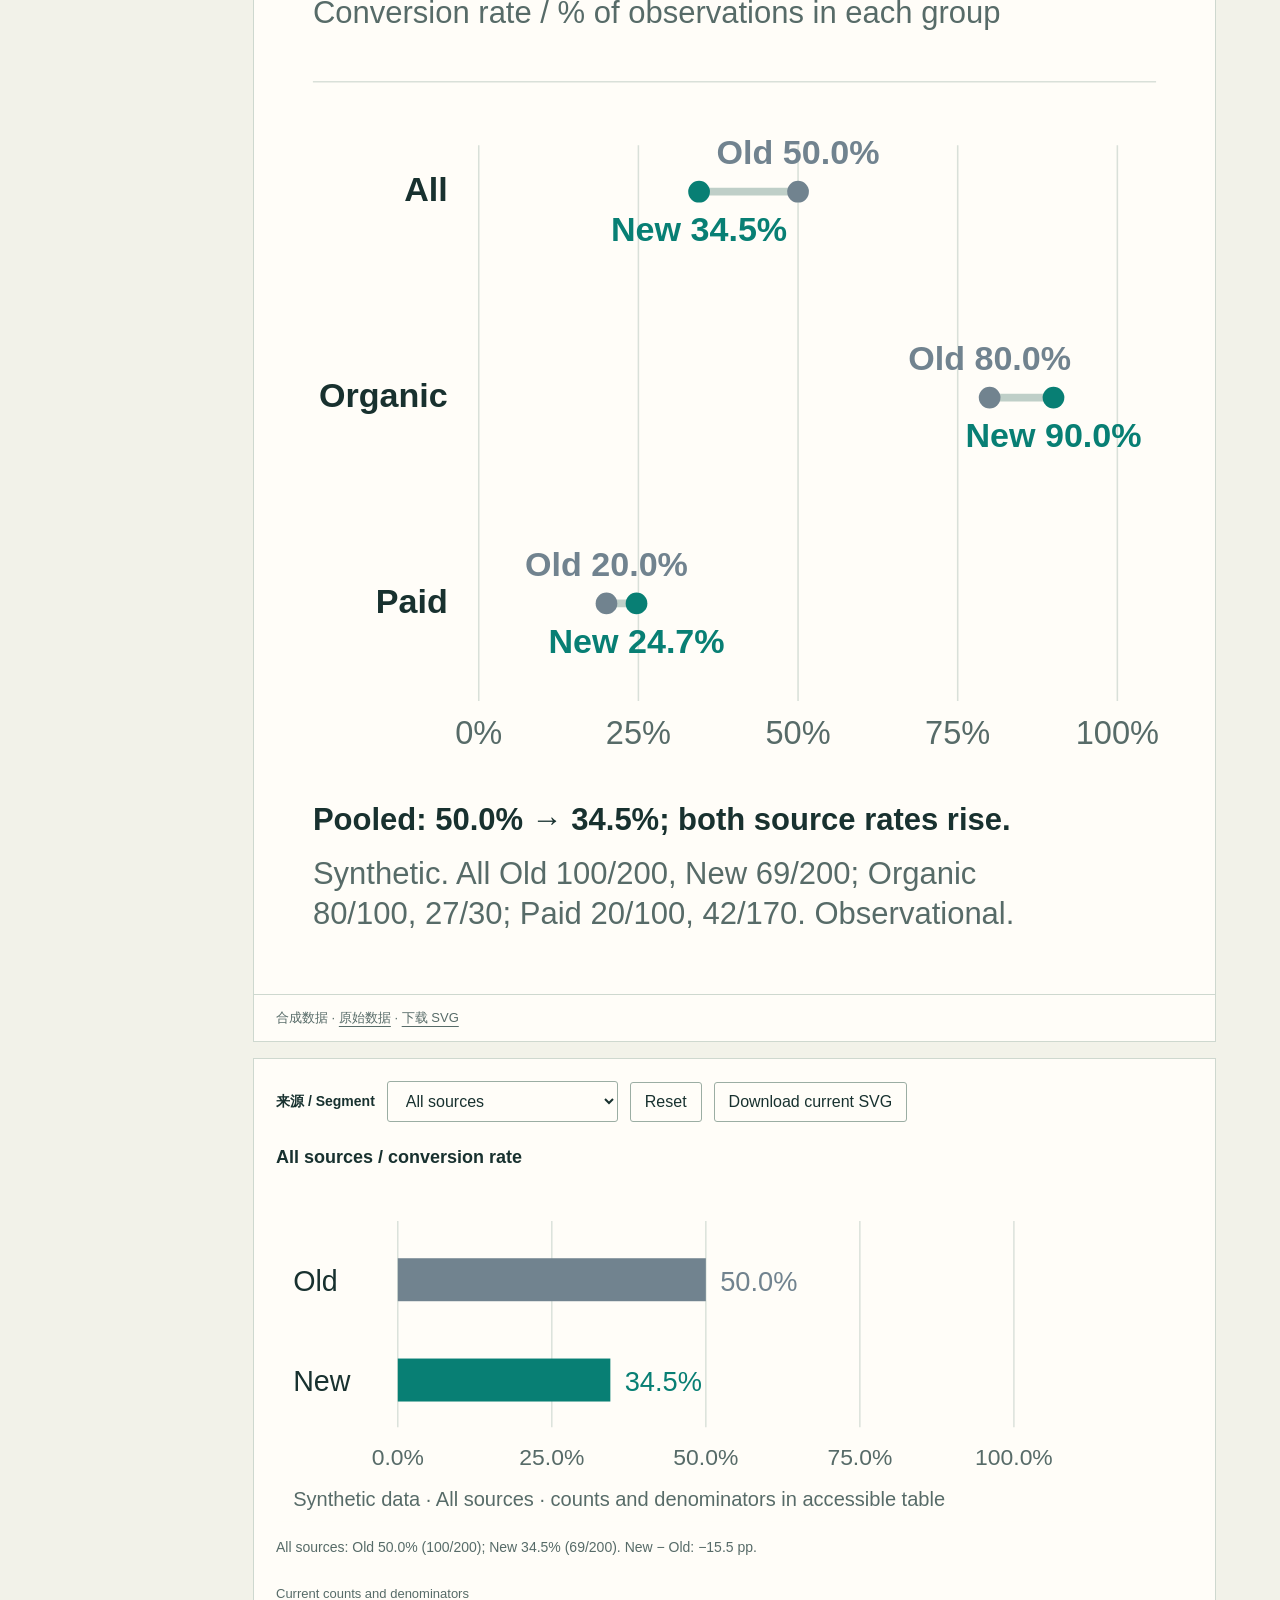
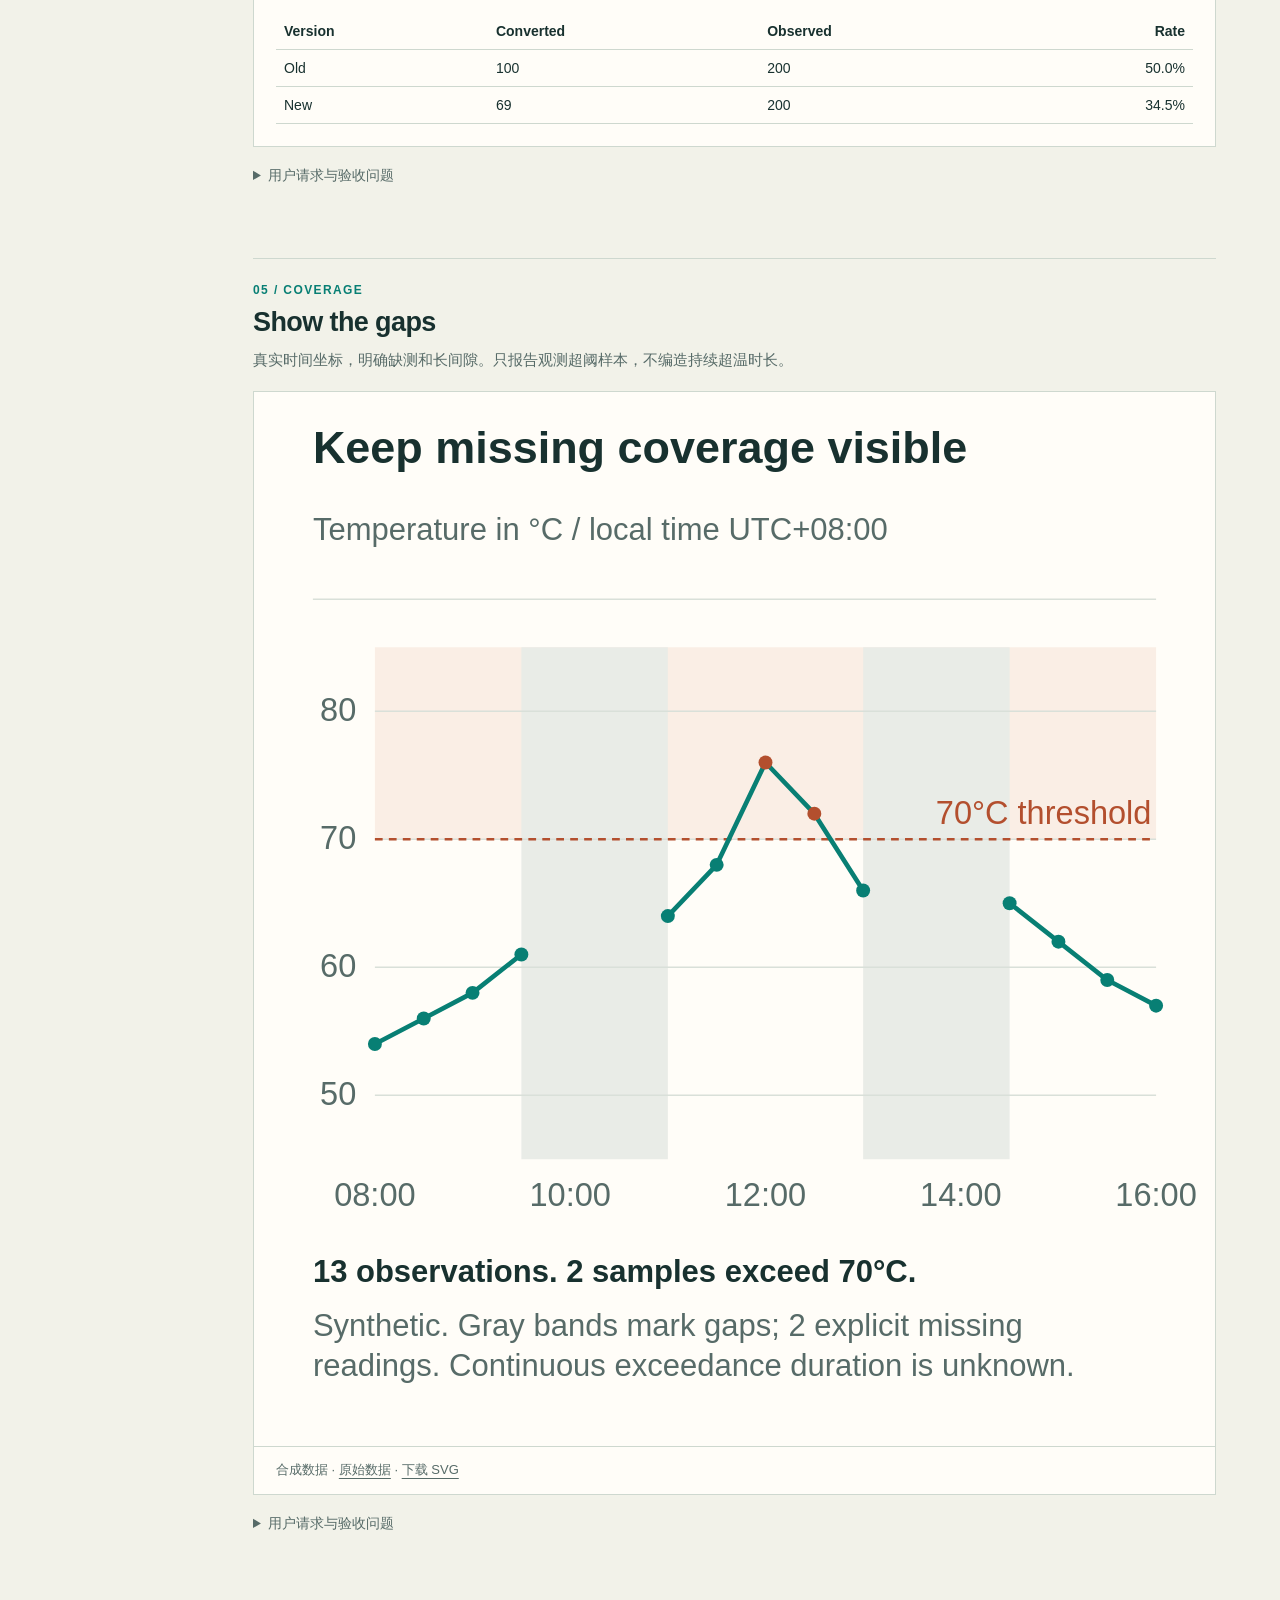
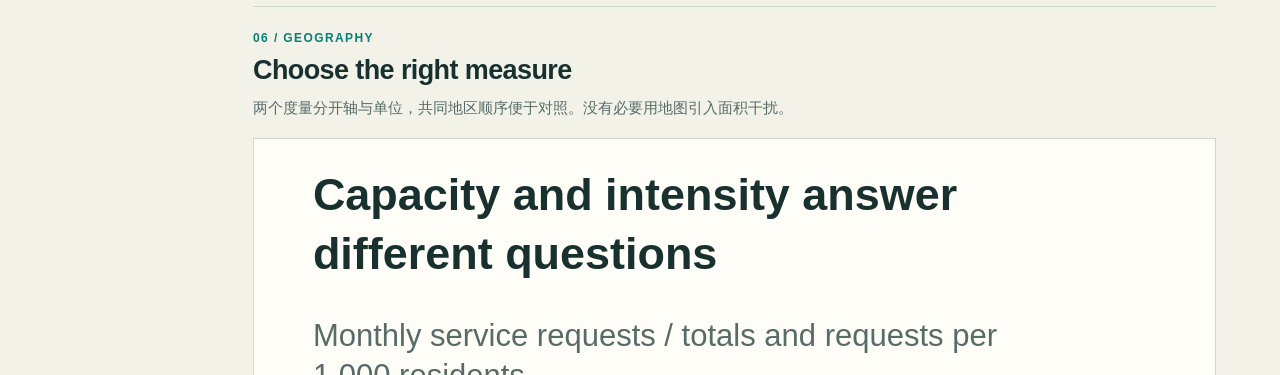
<file: examples/index.html>
<!doctype html><html lang="zh-CN"><head><meta charset="utf-8"><meta name="viewport" content="width=device-width, initial-scale=1"><meta name="description" content="Eight synthetic worked examples for intent-driven data visualization."><title>Visual Storytelling by Graph — Worked Examples</title><link rel="stylesheet" href="style.css"></head><body><header><div class="shell topline"><span class="brand">Visual Storytelling / by Graph</span><a href="../README.md">Skill & installation ↗</a></div></header><main class="shell"><div class="hero"><div><h1>Make the point.<br>Keep the evidence.</h1><p>从用户要回答的问题出发，选择图表、叙事与必要交互。这里展示 8 个可复现示例，覆盖 12 个模拟用户请求。全部为合成数据；这些示例不构成真实读者效果验证。</p></div><div class="hero-side"><b>08</b><p>worked examples<br>One question at a time.</p></div></div><div class="layout"><nav aria-label="案例导航"><a href="#case-01">01 Revenue</a><a href="#case-02">02 Latency</a><a href="#case-03">03 Paired</a><a href="#case-04">04 Conversion</a><a href="#case-05">05 Coverage</a><a href="#case-06">06 Geography</a><a href="#case-07">07 Uncertainty</a><a href="#case-08">08 Exact lookup</a></nav><div><section class="case" id="case-01" aria-labelledby="heading-1"><div class="case-head"><span class="eyebrow">01 / Revenue</span><h2 id="heading-1">Explain the change</h2><p>选瀑布图保留起点、带符号变动与终点。堆叠构成不能直接解释负贡献。</p></div><figure><picture><source media="(max-width: 600px)" srcset="charts/01-revenue-mobile.svg"><img src="charts/01-revenue.svg" alt="Explain the change: 经营复盘" loading="lazy"></picture><figcaption>合成数据 · <a href="../evals/fixtures/revenue.json">原始数据</a> · <a href="charts/01-revenue.svg" download>下载 SVG</a></figcaption></figure><details><summary>用户请求与验收问题</summary><p>经营复盘</p><p>下周董事会要讲清 Q4 收入为什么变化。请把收入的起点、各项增减和终点放在一张可放进汇报的图里，单位要清楚，别把流失藏起来。</p><p>净变化是多少？；最大的正贡献和总损失分别是多少？</p></details></section><section class="case" id="case-02" aria-labelledby="heading-2"><div class="case-head"><span class="eyebrow">02 / Latency</span><h2 id="heading-2">Keep the tail</h2><p>选 ECDF 保留分布交叉和尾部，补充分位数与阈值样本比例。没有把独立请求伪配对。</p></div><figure><picture><source media="(max-width: 600px)" srcset="charts/02-latency-mobile.svg"><img src="charts/02-latency.svg" alt="Keep the tail: 尾部诊断" loading="lazy"></picture><figcaption>合成数据 · <a href="../evals/fixtures/latency.json">原始数据</a> · <a href="charts/02-latency.svg" download>下载 SVG</a></figcaption></figure><details><summary>用户请求与验收问题</summary><p>尾部诊断</p><p>我是 SRE，发布后大家说请求变快了，但偶尔卡得更久。我想比较两个版本的延迟分布，尤其是 500ms 以上的请求。给我能检查尾部的图，不要只看平均。</p><p>哪个版本的 p95 更高？；超 500ms 的样本比例如何变化？</p></details></section><section class="case" id="case-03" aria-labelledby="heading-3"><div class="case-head"><span class="eyebrow">03 / Paired</span><h2 id="heading-3">Preserve the pairs</h2><p>连接相同参与者，保留唯一变慢者。观察到前后变化不等于识别培训因果效果。</p></div><figure><picture><source media="(max-width: 600px)" srcset="charts/03-paired-mobile.svg"><img src="charts/03-paired.svg" alt="Preserve the pairs: 配对变化" loading="lazy"></picture><figcaption>合成数据 · <a href="../evals/fixtures/paired.json">原始数据</a> · <a href="charts/03-paired.svg" download>下载 SVG</a></figcaption></figure><details><summary>用户请求与验收问题</summary><p>配对变化</p><p>我负责内部培训，想知道这 12 个人训练后任务完成时间怎么变了，能不能看出谁变慢了。做一张让负责人快速读懂的图，也请帮我措辞总结。</p><p>多少人变快？；哪个对象变慢？</p></details></section><section class="case" id="case-04" aria-labelledby="heading-4"><div class="case-head"><span class="eyebrow">04 / Conversion</span><h2 id="heading-4">Check the denominator</h2><p>共同位置轴比较总体与各来源，保留分子分母。交互再验证筛选、空状态与复位。</p></div><figure><picture><source media="(max-width: 600px)" srcset="charts/04-conversion-mobile.svg"><img src="charts/04-conversion.svg" alt="Check the denominator: 分组转化" loading="lazy"></picture><figcaption>合成数据 · <a href="../evals/fixtures/conversion.json">原始数据</a> · <a href="charts/04-conversion.svg" download>下载 SVG</a></figcaption></figure><div class="interactive" hidden><div class="controls"><label for="segment">来源 / Segment</label><select id="segment"><option value="All">All sources</option><option value="Organic">Organic</option><option value="Paid">Paid</option><option value="Partner">Partner (no observations)</option></select><button type="button" id="reset-filter">Reset</button><button type="button" id="export-current">Download current SVG</button></div><h3 id="current-title">All sources / conversion rate</h3><svg id="rate-chart" xmlns="http://www.w3.org/2000/svg" viewBox="0 0 640 240" role="img" aria-labelledby="live-title live-desc" font-family="Segoe UI, Arial, sans-serif"></svg><p class="empty" id="empty-state" hidden></p><output id="current-summary" aria-live="polite"></output><table class="counts"><caption>Current counts and denominators</caption><thead><tr><th scope="col">Version</th><th scope="col">Converted</th><th scope="col">Observed</th><th scope="col">Rate</th></tr></thead><tbody id="current-counts"></tbody></table></div><noscript><p>交互需要 JavaScript；上方静态图保留总体与来源的完整比较。</p></noscript><details><summary>用户请求与验收问题</summary><p>分组转化</p><p>我是增长 PM，新版的总体转化看起来下降，但同事说每个来源都更好。请检查这里是否有口径问题，做一个可以切换来源查看、也可以复位的表达；没有数据的来源不要显示成零。</p><p>总体方向与组内方向一致吗？；新版付费来源的分母是多少？</p></details></section><section class="case" id="case-05" aria-labelledby="heading-5"><div class="case-head"><span class="eyebrow">05 / Coverage</span><h2 id="heading-5">Show the gaps</h2><p>真实时间坐标，明确缺测和长间隙。只报告观测超阈样本，不编造持续超温时长。</p></div><figure><picture><source media="(max-width: 600px)" srcset="charts/05-sensor-mobile.svg"><img src="charts/05-sensor.svg" alt="Show the gaps: 设备监控" loading="lazy"></picture><figcaption>合成数据 · <a href="../evals/fixtures/sensor.json">原始数据</a> · <a href="charts/05-sensor.svg" download>下载 SVG</a></figcaption></figure><details><summary>用户请求与验收问题</summary><p>设备监控</p><p>设备值班要看一天温度有没有超过 70°C，哪些时段没有采样。数据时间不整齐，不能把缺的当零。请给可读的时间图，并清楚说明能否算出持续超温时长。</p><p>观测峰值是多少？；能否据此确定连续超温时长？</p></details></section><section class="case" id="case-06" aria-labelledby="heading-6"><div class="case-head"><span class="eyebrow">06 / Geography</span><h2 id="heading-6">Choose the right measure</h2><p>两个度量分开轴与单位，共同地区顺序便于对照。没有必要用地图引入面积干扰。</p></div><figure><picture><source media="(max-width: 600px)" srcset="charts/06-geography-mobile.svg"><img src="charts/06-geography.svg" alt="Choose the right measure: 地域口径" loading="lazy"></picture><figcaption>合成数据 · <a href="../evals/fixtures/geography.json">原始数据</a> · <a href="charts/06-geography.svg" download>下载 SVG</a></figcaption></figure><details><summary>用户请求与验收问题</summary><p>地域口径</p><p>我在安排下月服务人力，同时又想知道哪里需求强度最高。四个地区人口差很多，地图真的有必要吗？请把总需求和每千人需求分开比较。</p><p>哪里总量最大？；哪里每千人需求最高？</p></details></section><section class="case" id="case-07" aria-labelledby="heading-7"><div class="case-head"><span class="eyebrow">07 / Uncertainty</span><h2 id="heading-7">Keep uncertainty visible</h2><p>点区间保留估计与区间宽度。使用输入给定的95%置信区间，不重新估计或暗示含零证明无效。</p></div><figure><picture><source media="(max-width: 600px)" srcset="charts/07-uncertainty-mobile.svg"><img src="charts/07-uncertainty.svg" alt="Keep uncertainty visible: 实验区间" loading="lazy"></picture><figcaption>合成数据 · <a href="../evals/fixtures/uncertainty.json">原始数据</a> · <a href="charts/07-uncertainty.svg" download>下载 SVG</a></figcaption></figure><details><summary>用户请求与验收问题</summary><p>实验区间</p><p>我给产品评审讲三个实验版本的转化率差异。已有分析给了 95% 置信区间。请展示效果大小和不确定性，不要只按点估计排冠军，帮我写一个严谨标题。</p><p>哪个区间最宽？；B 的区间含零是否证明无效？</p></details></section><section class="case" id="case-08" aria-labelledby="heading-8"><div class="case-head"><span class="eyebrow">08 / Exact lookup</span><h2 id="heading-8">Let a table do the work</h2><p>主要任务是精确查值与对账，保留贷项和合计。表格本身就是完整答案。</p></div><figure><picture><source media="(max-width: 600px)" srcset="charts/08-ledger-mobile.svg"><img src="charts/08-ledger.svg" alt="Let a table do the work: 精确对账" loading="lazy"></picture><figcaption>合成数据 · <a href="../evals/fixtures/ledger.json">原始数据</a> · <a href="charts/08-ledger.svg" download>下载 SVG</a></figcaption></figure><details><summary>用户请求与验收问题</summary><p>精确对账</p><p>帮我核对这几笔应付账款，我要查供应商、单号、到期日和精确金额，并看到净应付合计，含贷项。图表只是可选，我最怕查错数。</p><p>净应付是多少？；贷项金额是多少？</p></details></section></div></div></main><footer><div class="shell">Skill, reference rules, source data and evaluation cases are included locally.<br><a href="../verification/REPORT.md">查看验证状态</a> · <a href="../references/sources.md">来源与规则边界</a><br>模拟案例用于展示与复查，不代表真实业务发现、真实用户实验或已验证的性能提升。</div></footer><script id="conversion-data" type="application/json">{"synthetic": true, "unit": "conversion rate", "period": "same observation window", "rows": [{"version": "Old", "segment": "Organic", "success": 80, "n": 100}, {"version": "Old", "segment": "Paid", "success": 20, "n": 100}, {"version": "New", "segment": "Organic", "success": 27, "n": 30}, {"version": "New", "segment": "Paid", "success": 42, "n": 170}], "available_empty_segment": "Partner", "design": "observational groups; no causal attribution"}</script><script src="app.js"></script></body></html>
</file>
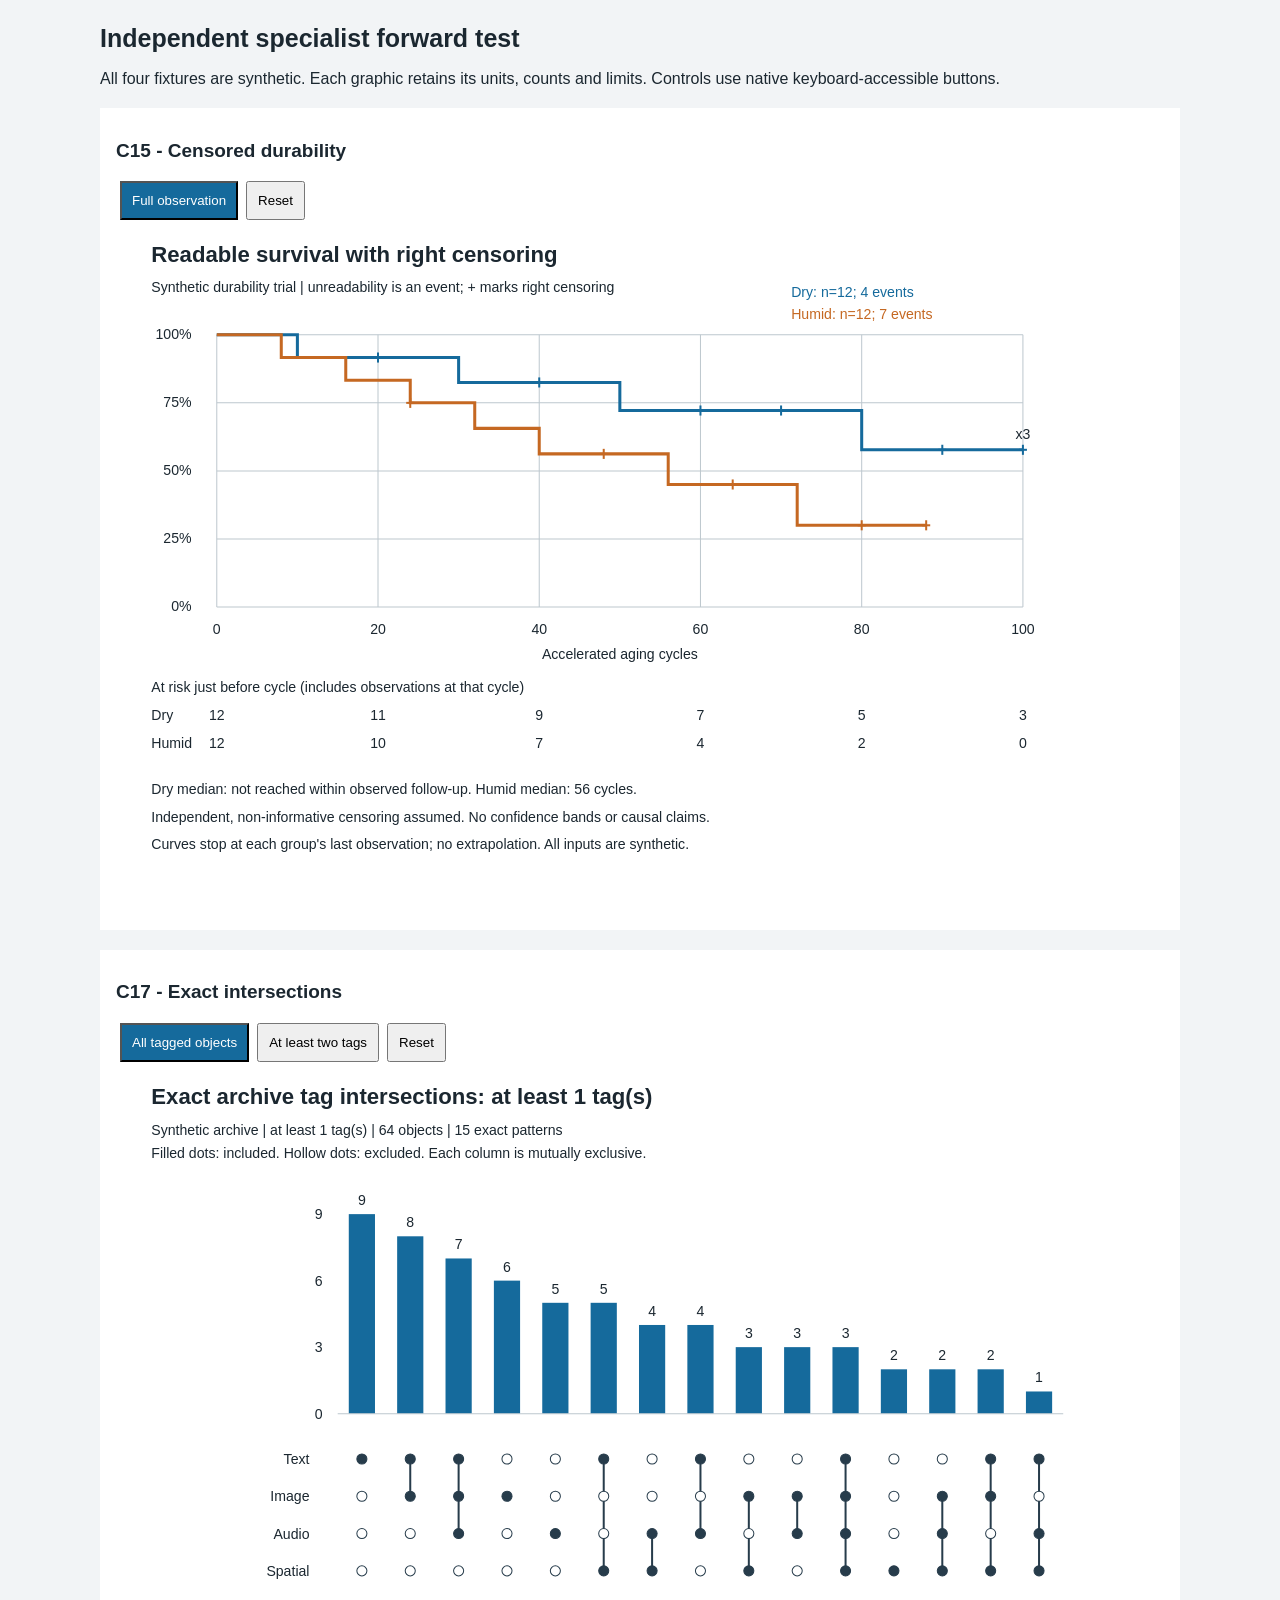
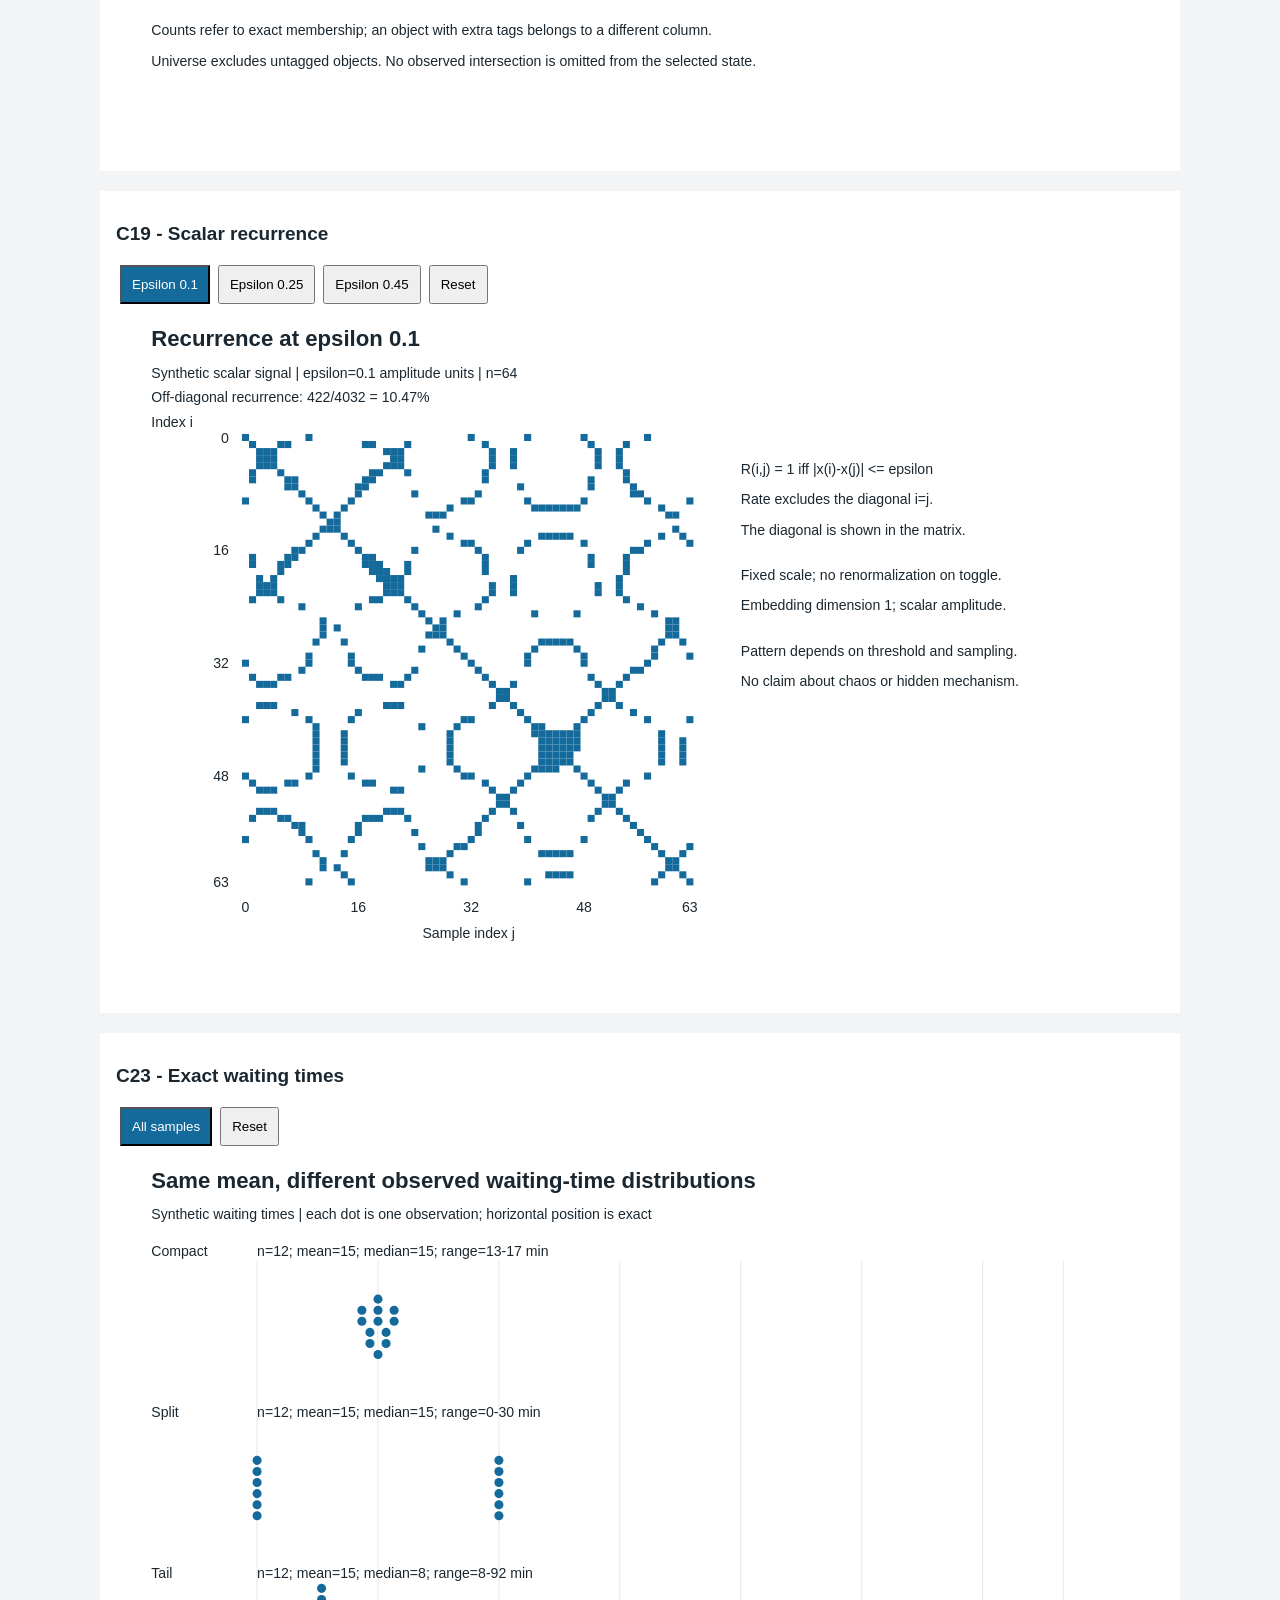
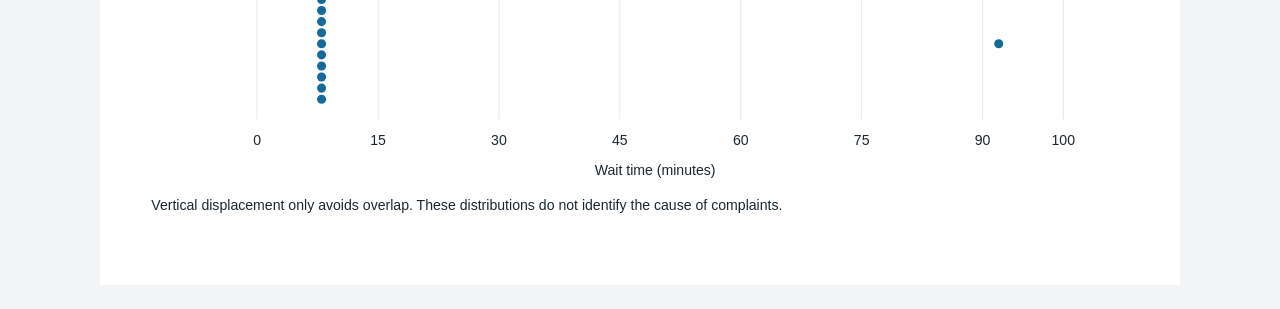
<file: verification/independent/index.html>
<!doctype html><html lang="en"><meta charset="utf-8"><meta name="viewport" content="width=device-width,initial-scale=1"><title>Independent specialist forward test</title><style>body{font:16px Arial;margin:24px auto;max-width:1080px;padding:0 12px;color:#1b2730;background:#f2f4f6}section{background:white;padding:16px;margin:20px 0}button{padding:10px;margin:4px;cursor:pointer}button[aria-pressed=true]{background:#156a9c;color:white}svg{width:100%;height:auto}h1{font-size:25px}h2{font-size:19px}.view[hidden]{display:none}</style><h1>Independent specialist forward test</h1><p>All four fixtures are synthetic. Each graphic retains its units, counts and limits. Controls use native keyboard-accessible buttons.</p><section data-case="C15"><h2>C15 - Censored durability</h2><button type="button" data-select="C15-0" aria-pressed="true">Full observation</button><button type="button" data-reset="C15-0">Reset</button><div id="C15-0" class="view"><svg xmlns="http://www.w3.org/2000/svg" viewBox="0 0 1040 680" role="img" aria-label="Readable survival with right censoring"><style>text{font:14px Arial,sans-serif} text:not([fill]){fill:#1b2730} .small{font-size:12px} .title{font-size:22px;font-weight:bold} line:not([stroke]){stroke:#bdc7ce} .axis{stroke:#273c4b}</style><rect width="1040" height="680" fill="#fff"/><text x="35" y="38" class="title">Readable survival with right censoring</text><text x="35" y="67" >Synthetic durability trial | unreadability is an event; + marks right censoring</text><line x1="100" y1="380" x2="900" y2="380" /><text x="75" y="384" text-anchor="end">0%</text><line x1="100" y1="312.5" x2="900" y2="312.5" /><text x="75" y="316.5" text-anchor="end">25%</text><line x1="100" y1="245.0" x2="900" y2="245.0" /><text x="75" y="249.0" text-anchor="end">50%</text><line x1="100" y1="177.5" x2="900" y2="177.5" /><text x="75" y="181.5" text-anchor="end">75%</text><line x1="100" y1="110" x2="900" y2="110" /><text x="75" y="114" text-anchor="end">100%</text><line x1="100" y1="110" x2="100" y2="380" /><text x="100" y="407" text-anchor="middle">0</text><line x1="260" y1="110" x2="260" y2="380" /><text x="260" y="407" text-anchor="middle">20</text><line x1="420" y1="110" x2="420" y2="380" /><text x="420" y="407" text-anchor="middle">40</text><line x1="580" y1="110" x2="580" y2="380" /><text x="580" y="407" text-anchor="middle">60</text><line x1="740" y1="110" x2="740" y2="380" /><text x="740" y="407" text-anchor="middle">80</text><line x1="900" y1="110" x2="900" y2="380" /><text x="900" y="407" text-anchor="middle">100</text><text x="500" y="432" text-anchor="middle">Accelerated aging cycles</text><g data-censor-group="Dry" data-time="20" data-count="1"><line x1="256" y1="132.5" x2="264" y2="132.5" stroke="#156a9c" stroke-width="2"/><line x1="260" y1="127.5" x2="260" y2="137.5" stroke="#156a9c" stroke-width="2"/></g><g data-censor-group="Dry" data-time="40" data-count="1"><line x1="416" y1="157.25" x2="424" y2="157.25" stroke="#156a9c" stroke-width="2"/><line x1="420" y1="152.25" x2="420" y2="162.25" stroke="#156a9c" stroke-width="2"/></g><g data-censor-group="Dry" data-time="60" data-count="1"><line x1="576" y1="185.09375" x2="584" y2="185.09375" stroke="#156a9c" stroke-width="2"/><line x1="580" y1="180.09375" x2="580" y2="190.09375" stroke="#156a9c" stroke-width="2"/></g><g data-censor-group="Dry" data-time="70" data-count="1"><line x1="656" y1="185.09375" x2="664" y2="185.09375" stroke="#156a9c" stroke-width="2"/><line x1="660" y1="180.09375" x2="660" y2="190.09375" stroke="#156a9c" stroke-width="2"/></g><g data-censor-group="Dry" data-time="90" data-count="1"><line x1="816" y1="224.075" x2="824" y2="224.075" stroke="#156a9c" stroke-width="2"/><line x1="820" y1="219.075" x2="820" y2="229.075" stroke="#156a9c" stroke-width="2"/></g><g data-censor-group="Dry" data-time="100" data-count="3"><line x1="896" y1="224.075" x2="904" y2="224.075" stroke="#156a9c" stroke-width="2"/><line x1="900" y1="219.075" x2="900" y2="229.075" stroke="#156a9c" stroke-width="2"/><text x="900" y="213.075" text-anchor="middle">x3</text></g><polyline data-km="Dry" points="100,110 180,110 180,132.5 260,132.5 340,132.5 340,157.25 420,157.25 500,157.25 500,185.09375 580,185.09375 660,185.09375 740,185.09375 740,224.075 820,224.075 900,224.075" fill="none" stroke="#156a9c" stroke-width="3"/><text x="670" y="72" fill="#156a9c">Dry: n=12; 4 events</text><text x="35" y="492" >Dry</text><text x="100" y="492" text-anchor="middle">12</text><text x="260" y="492" text-anchor="middle">11</text><text x="420" y="492" text-anchor="middle">9</text><text x="580" y="492" text-anchor="middle">7</text><text x="740" y="492" text-anchor="middle">5</text><text x="900" y="492" text-anchor="middle">3</text><g data-censor-group="Humid" data-time="24" data-count="1"><line x1="288" y1="177.5" x2="296" y2="177.5" stroke="#c56822" stroke-width="2"/><line x1="292" y1="172.5" x2="292" y2="182.5" stroke="#c56822" stroke-width="2"/></g><g data-censor-group="Humid" data-time="48" data-count="1"><line x1="480" y1="228.125" x2="488" y2="228.125" stroke="#c56822" stroke-width="2"/><line x1="484" y1="223.125" x2="484" y2="233.125" stroke="#c56822" stroke-width="2"/></g><g data-censor-group="Humid" data-time="64" data-count="1"><line x1="608" y1="258.5" x2="616" y2="258.5" stroke="#c56822" stroke-width="2"/><line x1="612" y1="253.5" x2="612" y2="263.5" stroke="#c56822" stroke-width="2"/></g><g data-censor-group="Humid" data-time="80" data-count="1"><line x1="736" y1="299.0" x2="744" y2="299.0" stroke="#c56822" stroke-width="2"/><line x1="740" y1="294.0" x2="740" y2="304.0" stroke="#c56822" stroke-width="2"/></g><g data-censor-group="Humid" data-time="88" data-count="1"><line x1="800" y1="299.0" x2="808" y2="299.0" stroke="#c56822" stroke-width="2"/><line x1="804" y1="294.0" x2="804" y2="304.0" stroke="#c56822" stroke-width="2"/></g><polyline data-km="Humid" points="100,110 164,110 164,132.5 228,132.5 228,155.0 292,155.0 292,177.5 356,177.5 356,202.8125 420,202.8125 420,228.125 484,228.125 548,228.125 548,258.5 612,258.5 676,258.5 676,299.0 740,299.0 804,299.0" fill="none" stroke="#c56822" stroke-width="3"/><text x="670" y="94" fill="#c56822">Humid: n=12; 7 events</text><text x="35" y="520" >Humid</text><text x="100" y="520" text-anchor="middle">12</text><text x="260" y="520" text-anchor="middle">10</text><text x="420" y="520" text-anchor="middle">7</text><text x="580" y="520" text-anchor="middle">4</text><text x="740" y="520" text-anchor="middle">2</text><text x="900" y="520" text-anchor="middle">0</text><text x="35" y="464" >At risk just before cycle (includes observations at that cycle)</text><text x="35" y="566" >Dry median: not reached within observed follow-up. Humid median: 56 cycles.</text><text x="35" y="593" >Independent, non-informative censoring assumed. No confidence bands or causal claims.</text><text x="35" y="620" >Curves stop at each group&#x27;s last observation; no extrapolation. All inputs are synthetic.</text></svg></div></section><section data-case="C17"><h2>C17 - Exact intersections</h2><button type="button" data-select="C17-0" aria-pressed="true">All tagged objects</button><button type="button" data-select="C17-1" aria-pressed="false">At least two tags</button><button type="button" data-reset="C17-0">Reset</button><div id="C17-0" class="view"><svg xmlns="http://www.w3.org/2000/svg" viewBox="0 0 1040 680" role="img" aria-label="Exact archive tag intersections: at least 1 tag(s)"><style>text{font:14px Arial,sans-serif} text:not([fill]){fill:#1b2730} .small{font-size:12px} .title{font-size:22px;font-weight:bold} line:not([stroke]){stroke:#bdc7ce} .axis{stroke:#273c4b}</style><rect width="1040" height="680" fill="#fff"/><text x="35" y="38" class="title">Exact archive tag intersections: at least 1 tag(s)</text><text x="35" y="68" >Synthetic archive | at least 1 tag(s) | 64 objects | 15 exact patterns</text><text x="35" y="91" >Filled dots: included. Hollow dots: excluded. Each column is mutually exclusive.</text><rect data-pattern="1000" data-count="9" x="231.0" y="147" width="26" height="198" fill="#156a9c"/><text x="244.0" y="138" text-anchor="middle">9</text><circle data-pattern="1000" data-set="0" data-member="1" cx="244.0" cy="390" r="5" stroke="#273c4b" fill="#273c4b"/><circle data-pattern="1000" data-set="1" data-member="0" cx="244.0" cy="427" r="5" stroke="#273c4b" fill="#fff"/><circle data-pattern="1000" data-set="2" data-member="0" cx="244.0" cy="464" r="5" stroke="#273c4b" fill="#fff"/><circle data-pattern="1000" data-set="3" data-member="0" cx="244.0" cy="501" r="5" stroke="#273c4b" fill="#fff"/><rect data-pattern="1100" data-count="8" x="279.0" y="169" width="26" height="176" fill="#156a9c"/><text x="292.0" y="160" text-anchor="middle">8</text><line x1="292.0" y1="390" x2="292.0" y2="427" stroke="#273c4b" stroke-width="2"/><circle data-pattern="1100" data-set="0" data-member="1" cx="292.0" cy="390" r="5" stroke="#273c4b" fill="#273c4b"/><circle data-pattern="1100" data-set="1" data-member="1" cx="292.0" cy="427" r="5" stroke="#273c4b" fill="#273c4b"/><circle data-pattern="1100" data-set="2" data-member="0" cx="292.0" cy="464" r="5" stroke="#273c4b" fill="#fff"/><circle data-pattern="1100" data-set="3" data-member="0" cx="292.0" cy="501" r="5" stroke="#273c4b" fill="#fff"/><rect data-pattern="1110" data-count="7" x="327.0" y="191" width="26" height="154" fill="#156a9c"/><text x="340.0" y="182" text-anchor="middle">7</text><line x1="340.0" y1="390" x2="340.0" y2="464" stroke="#273c4b" stroke-width="2"/><circle data-pattern="1110" data-set="0" data-member="1" cx="340.0" cy="390" r="5" stroke="#273c4b" fill="#273c4b"/><circle data-pattern="1110" data-set="1" data-member="1" cx="340.0" cy="427" r="5" stroke="#273c4b" fill="#273c4b"/><circle data-pattern="1110" data-set="2" data-member="1" cx="340.0" cy="464" r="5" stroke="#273c4b" fill="#273c4b"/><circle data-pattern="1110" data-set="3" data-member="0" cx="340.0" cy="501" r="5" stroke="#273c4b" fill="#fff"/><rect data-pattern="0100" data-count="6" x="375.0" y="213" width="26" height="132" fill="#156a9c"/><text x="388.0" y="204" text-anchor="middle">6</text><circle data-pattern="0100" data-set="0" data-member="0" cx="388.0" cy="390" r="5" stroke="#273c4b" fill="#fff"/><circle data-pattern="0100" data-set="1" data-member="1" cx="388.0" cy="427" r="5" stroke="#273c4b" fill="#273c4b"/><circle data-pattern="0100" data-set="2" data-member="0" cx="388.0" cy="464" r="5" stroke="#273c4b" fill="#fff"/><circle data-pattern="0100" data-set="3" data-member="0" cx="388.0" cy="501" r="5" stroke="#273c4b" fill="#fff"/><rect data-pattern="0010" data-count="5" x="423.0" y="235" width="26" height="110" fill="#156a9c"/><text x="436.0" y="226" text-anchor="middle">5</text><circle data-pattern="0010" data-set="0" data-member="0" cx="436.0" cy="390" r="5" stroke="#273c4b" fill="#fff"/><circle data-pattern="0010" data-set="1" data-member="0" cx="436.0" cy="427" r="5" stroke="#273c4b" fill="#fff"/><circle data-pattern="0010" data-set="2" data-member="1" cx="436.0" cy="464" r="5" stroke="#273c4b" fill="#273c4b"/><circle data-pattern="0010" data-set="3" data-member="0" cx="436.0" cy="501" r="5" stroke="#273c4b" fill="#fff"/><rect data-pattern="1001" data-count="5" x="471.0" y="235" width="26" height="110" fill="#156a9c"/><text x="484.0" y="226" text-anchor="middle">5</text><line x1="484.0" y1="390" x2="484.0" y2="501" stroke="#273c4b" stroke-width="2"/><circle data-pattern="1001" data-set="0" data-member="1" cx="484.0" cy="390" r="5" stroke="#273c4b" fill="#273c4b"/><circle data-pattern="1001" data-set="1" data-member="0" cx="484.0" cy="427" r="5" stroke="#273c4b" fill="#fff"/><circle data-pattern="1001" data-set="2" data-member="0" cx="484.0" cy="464" r="5" stroke="#273c4b" fill="#fff"/><circle data-pattern="1001" data-set="3" data-member="1" cx="484.0" cy="501" r="5" stroke="#273c4b" fill="#273c4b"/><rect data-pattern="0011" data-count="4" x="519.0" y="257" width="26" height="88" fill="#156a9c"/><text x="532.0" y="248" text-anchor="middle">4</text><line x1="532.0" y1="464" x2="532.0" y2="501" stroke="#273c4b" stroke-width="2"/><circle data-pattern="0011" data-set="0" data-member="0" cx="532.0" cy="390" r="5" stroke="#273c4b" fill="#fff"/><circle data-pattern="0011" data-set="1" data-member="0" cx="532.0" cy="427" r="5" stroke="#273c4b" fill="#fff"/><circle data-pattern="0011" data-set="2" data-member="1" cx="532.0" cy="464" r="5" stroke="#273c4b" fill="#273c4b"/><circle data-pattern="0011" data-set="3" data-member="1" cx="532.0" cy="501" r="5" stroke="#273c4b" fill="#273c4b"/><rect data-pattern="1010" data-count="4" x="567.0" y="257" width="26" height="88" fill="#156a9c"/><text x="580.0" y="248" text-anchor="middle">4</text><line x1="580.0" y1="390" x2="580.0" y2="464" stroke="#273c4b" stroke-width="2"/><circle data-pattern="1010" data-set="0" data-member="1" cx="580.0" cy="390" r="5" stroke="#273c4b" fill="#273c4b"/><circle data-pattern="1010" data-set="1" data-member="0" cx="580.0" cy="427" r="5" stroke="#273c4b" fill="#fff"/><circle data-pattern="1010" data-set="2" data-member="1" cx="580.0" cy="464" r="5" stroke="#273c4b" fill="#273c4b"/><circle data-pattern="1010" data-set="3" data-member="0" cx="580.0" cy="501" r="5" stroke="#273c4b" fill="#fff"/><rect data-pattern="0101" data-count="3" x="615.0" y="279" width="26" height="66" fill="#156a9c"/><text x="628.0" y="270" text-anchor="middle">3</text><line x1="628.0" y1="427" x2="628.0" y2="501" stroke="#273c4b" stroke-width="2"/><circle data-pattern="0101" data-set="0" data-member="0" cx="628.0" cy="390" r="5" stroke="#273c4b" fill="#fff"/><circle data-pattern="0101" data-set="1" data-member="1" cx="628.0" cy="427" r="5" stroke="#273c4b" fill="#273c4b"/><circle data-pattern="0101" data-set="2" data-member="0" cx="628.0" cy="464" r="5" stroke="#273c4b" fill="#fff"/><circle data-pattern="0101" data-set="3" data-member="1" cx="628.0" cy="501" r="5" stroke="#273c4b" fill="#273c4b"/><rect data-pattern="0110" data-count="3" x="663.0" y="279" width="26" height="66" fill="#156a9c"/><text x="676.0" y="270" text-anchor="middle">3</text><line x1="676.0" y1="427" x2="676.0" y2="464" stroke="#273c4b" stroke-width="2"/><circle data-pattern="0110" data-set="0" data-member="0" cx="676.0" cy="390" r="5" stroke="#273c4b" fill="#fff"/><circle data-pattern="0110" data-set="1" data-member="1" cx="676.0" cy="427" r="5" stroke="#273c4b" fill="#273c4b"/><circle data-pattern="0110" data-set="2" data-member="1" cx="676.0" cy="464" r="5" stroke="#273c4b" fill="#273c4b"/><circle data-pattern="0110" data-set="3" data-member="0" cx="676.0" cy="501" r="5" stroke="#273c4b" fill="#fff"/><rect data-pattern="1111" data-count="3" x="711.0" y="279" width="26" height="66" fill="#156a9c"/><text x="724.0" y="270" text-anchor="middle">3</text><line x1="724.0" y1="390" x2="724.0" y2="501" stroke="#273c4b" stroke-width="2"/><circle data-pattern="1111" data-set="0" data-member="1" cx="724.0" cy="390" r="5" stroke="#273c4b" fill="#273c4b"/><circle data-pattern="1111" data-set="1" data-member="1" cx="724.0" cy="427" r="5" stroke="#273c4b" fill="#273c4b"/><circle data-pattern="1111" data-set="2" data-member="1" cx="724.0" cy="464" r="5" stroke="#273c4b" fill="#273c4b"/><circle data-pattern="1111" data-set="3" data-member="1" cx="724.0" cy="501" r="5" stroke="#273c4b" fill="#273c4b"/><rect data-pattern="0001" data-count="2" x="759.0" y="301" width="26" height="44" fill="#156a9c"/><text x="772.0" y="292" text-anchor="middle">2</text><circle data-pattern="0001" data-set="0" data-member="0" cx="772.0" cy="390" r="5" stroke="#273c4b" fill="#fff"/><circle data-pattern="0001" data-set="1" data-member="0" cx="772.0" cy="427" r="5" stroke="#273c4b" fill="#fff"/><circle data-pattern="0001" data-set="2" data-member="0" cx="772.0" cy="464" r="5" stroke="#273c4b" fill="#fff"/><circle data-pattern="0001" data-set="3" data-member="1" cx="772.0" cy="501" r="5" stroke="#273c4b" fill="#273c4b"/><rect data-pattern="0111" data-count="2" x="807.0" y="301" width="26" height="44" fill="#156a9c"/><text x="820.0" y="292" text-anchor="middle">2</text><line x1="820.0" y1="427" x2="820.0" y2="501" stroke="#273c4b" stroke-width="2"/><circle data-pattern="0111" data-set="0" data-member="0" cx="820.0" cy="390" r="5" stroke="#273c4b" fill="#fff"/><circle data-pattern="0111" data-set="1" data-member="1" cx="820.0" cy="427" r="5" stroke="#273c4b" fill="#273c4b"/><circle data-pattern="0111" data-set="2" data-member="1" cx="820.0" cy="464" r="5" stroke="#273c4b" fill="#273c4b"/><circle data-pattern="0111" data-set="3" data-member="1" cx="820.0" cy="501" r="5" stroke="#273c4b" fill="#273c4b"/><rect data-pattern="1101" data-count="2" x="855.0" y="301" width="26" height="44" fill="#156a9c"/><text x="868.0" y="292" text-anchor="middle">2</text><line x1="868.0" y1="390" x2="868.0" y2="501" stroke="#273c4b" stroke-width="2"/><circle data-pattern="1101" data-set="0" data-member="1" cx="868.0" cy="390" r="5" stroke="#273c4b" fill="#273c4b"/><circle data-pattern="1101" data-set="1" data-member="1" cx="868.0" cy="427" r="5" stroke="#273c4b" fill="#273c4b"/><circle data-pattern="1101" data-set="2" data-member="0" cx="868.0" cy="464" r="5" stroke="#273c4b" fill="#fff"/><circle data-pattern="1101" data-set="3" data-member="1" cx="868.0" cy="501" r="5" stroke="#273c4b" fill="#273c4b"/><rect data-pattern="1011" data-count="1" x="903.0" y="323" width="26" height="22" fill="#156a9c"/><text x="916.0" y="314" text-anchor="middle">1</text><line x1="916.0" y1="390" x2="916.0" y2="501" stroke="#273c4b" stroke-width="2"/><circle data-pattern="1011" data-set="0" data-member="1" cx="916.0" cy="390" r="5" stroke="#273c4b" fill="#273c4b"/><circle data-pattern="1011" data-set="1" data-member="0" cx="916.0" cy="427" r="5" stroke="#273c4b" fill="#fff"/><circle data-pattern="1011" data-set="2" data-member="1" cx="916.0" cy="464" r="5" stroke="#273c4b" fill="#273c4b"/><circle data-pattern="1011" data-set="3" data-member="1" cx="916.0" cy="501" r="5" stroke="#273c4b" fill="#273c4b"/><text x="192" y="395" text-anchor="end">Text</text><text x="192" y="432" text-anchor="end">Image</text><text x="192" y="469" text-anchor="end">Audio</text><text x="192" y="506" text-anchor="end">Spatial</text><text x="205" y="350" text-anchor="end">0</text><text x="205" y="284" text-anchor="end">3</text><text x="205" y="218" text-anchor="end">6</text><text x="205" y="152" text-anchor="end">9</text><line x1="220" y1="345" x2="940" y2="345" /><text x="35" y="565" >Counts refer to exact membership; an object with extra tags belongs to a different column.</text><text x="35" y="595" >Universe excludes untagged objects. No observed intersection is omitted from the selected state.</text></svg></div><div id="C17-1" class="view" hidden><svg xmlns="http://www.w3.org/2000/svg" viewBox="0 0 1040 680" role="img" aria-label="Exact archive tag intersections: at least 2 tag(s)"><style>text{font:14px Arial,sans-serif} text:not([fill]){fill:#1b2730} .small{font-size:12px} .title{font-size:22px;font-weight:bold} line:not([stroke]){stroke:#bdc7ce} .axis{stroke:#273c4b}</style><rect width="1040" height="680" fill="#fff"/><text x="35" y="38" class="title">Exact archive tag intersections: at least 2 tag(s)</text><text x="35" y="68" >Synthetic archive | at least 2 tag(s) | 42 objects | 11 exact patterns</text><text x="35" y="91" >Filled dots: included. Hollow dots: excluded. Each column is mutually exclusive.</text><rect data-pattern="1100" data-count="8" x="239.72727272727272" y="169" width="26" height="176" fill="#156a9c"/><text x="252.72727272727272" y="160" text-anchor="middle">8</text><line x1="252.72727272727272" y1="390" x2="252.72727272727272" y2="427" stroke="#273c4b" stroke-width="2"/><circle data-pattern="1100" data-set="0" data-member="1" cx="252.72727272727272" cy="390" r="5" stroke="#273c4b" fill="#273c4b"/><circle data-pattern="1100" data-set="1" data-member="1" cx="252.72727272727272" cy="427" r="5" stroke="#273c4b" fill="#273c4b"/><circle data-pattern="1100" data-set="2" data-member="0" cx="252.72727272727272" cy="464" r="5" stroke="#273c4b" fill="#fff"/><circle data-pattern="1100" data-set="3" data-member="0" cx="252.72727272727272" cy="501" r="5" stroke="#273c4b" fill="#fff"/><rect data-pattern="1110" data-count="7" x="305.1818181818182" y="191" width="26" height="154" fill="#156a9c"/><text x="318.1818181818182" y="182" text-anchor="middle">7</text><line x1="318.1818181818182" y1="390" x2="318.1818181818182" y2="464" stroke="#273c4b" stroke-width="2"/><circle data-pattern="1110" data-set="0" data-member="1" cx="318.1818181818182" cy="390" r="5" stroke="#273c4b" fill="#273c4b"/><circle data-pattern="1110" data-set="1" data-member="1" cx="318.1818181818182" cy="427" r="5" stroke="#273c4b" fill="#273c4b"/><circle data-pattern="1110" data-set="2" data-member="1" cx="318.1818181818182" cy="464" r="5" stroke="#273c4b" fill="#273c4b"/><circle data-pattern="1110" data-set="3" data-member="0" cx="318.1818181818182" cy="501" r="5" stroke="#273c4b" fill="#fff"/><rect data-pattern="1001" data-count="5" x="370.6363636363636" y="235" width="26" height="110" fill="#156a9c"/><text x="383.6363636363636" y="226" text-anchor="middle">5</text><line x1="383.6363636363636" y1="390" x2="383.6363636363636" y2="501" stroke="#273c4b" stroke-width="2"/><circle data-pattern="1001" data-set="0" data-member="1" cx="383.6363636363636" cy="390" r="5" stroke="#273c4b" fill="#273c4b"/><circle data-pattern="1001" data-set="1" data-member="0" cx="383.6363636363636" cy="427" r="5" stroke="#273c4b" fill="#fff"/><circle data-pattern="1001" data-set="2" data-member="0" cx="383.6363636363636" cy="464" r="5" stroke="#273c4b" fill="#fff"/><circle data-pattern="1001" data-set="3" data-member="1" cx="383.6363636363636" cy="501" r="5" stroke="#273c4b" fill="#273c4b"/><rect data-pattern="0011" data-count="4" x="436.0909090909091" y="257" width="26" height="88" fill="#156a9c"/><text x="449.0909090909091" y="248" text-anchor="middle">4</text><line x1="449.0909090909091" y1="464" x2="449.0909090909091" y2="501" stroke="#273c4b" stroke-width="2"/><circle data-pattern="0011" data-set="0" data-member="0" cx="449.0909090909091" cy="390" r="5" stroke="#273c4b" fill="#fff"/><circle data-pattern="0011" data-set="1" data-member="0" cx="449.0909090909091" cy="427" r="5" stroke="#273c4b" fill="#fff"/><circle data-pattern="0011" data-set="2" data-member="1" cx="449.0909090909091" cy="464" r="5" stroke="#273c4b" fill="#273c4b"/><circle data-pattern="0011" data-set="3" data-member="1" cx="449.0909090909091" cy="501" r="5" stroke="#273c4b" fill="#273c4b"/><rect data-pattern="1010" data-count="4" x="501.5454545454545" y="257" width="26" height="88" fill="#156a9c"/><text x="514.5454545454545" y="248" text-anchor="middle">4</text><line x1="514.5454545454545" y1="390" x2="514.5454545454545" y2="464" stroke="#273c4b" stroke-width="2"/><circle data-pattern="1010" data-set="0" data-member="1" cx="514.5454545454545" cy="390" r="5" stroke="#273c4b" fill="#273c4b"/><circle data-pattern="1010" data-set="1" data-member="0" cx="514.5454545454545" cy="427" r="5" stroke="#273c4b" fill="#fff"/><circle data-pattern="1010" data-set="2" data-member="1" cx="514.5454545454545" cy="464" r="5" stroke="#273c4b" fill="#273c4b"/><circle data-pattern="1010" data-set="3" data-member="0" cx="514.5454545454545" cy="501" r="5" stroke="#273c4b" fill="#fff"/><rect data-pattern="0101" data-count="3" x="567.0" y="279" width="26" height="66" fill="#156a9c"/><text x="580.0" y="270" text-anchor="middle">3</text><line x1="580.0" y1="427" x2="580.0" y2="501" stroke="#273c4b" stroke-width="2"/><circle data-pattern="0101" data-set="0" data-member="0" cx="580.0" cy="390" r="5" stroke="#273c4b" fill="#fff"/><circle data-pattern="0101" data-set="1" data-member="1" cx="580.0" cy="427" r="5" stroke="#273c4b" fill="#273c4b"/><circle data-pattern="0101" data-set="2" data-member="0" cx="580.0" cy="464" r="5" stroke="#273c4b" fill="#fff"/><circle data-pattern="0101" data-set="3" data-member="1" cx="580.0" cy="501" r="5" stroke="#273c4b" fill="#273c4b"/><rect data-pattern="0110" data-count="3" x="632.4545454545455" y="279" width="26" height="66" fill="#156a9c"/><text x="645.4545454545455" y="270" text-anchor="middle">3</text><line x1="645.4545454545455" y1="427" x2="645.4545454545455" y2="464" stroke="#273c4b" stroke-width="2"/><circle data-pattern="0110" data-set="0" data-member="0" cx="645.4545454545455" cy="390" r="5" stroke="#273c4b" fill="#fff"/><circle data-pattern="0110" data-set="1" data-member="1" cx="645.4545454545455" cy="427" r="5" stroke="#273c4b" fill="#273c4b"/><circle data-pattern="0110" data-set="2" data-member="1" cx="645.4545454545455" cy="464" r="5" stroke="#273c4b" fill="#273c4b"/><circle data-pattern="0110" data-set="3" data-member="0" cx="645.4545454545455" cy="501" r="5" stroke="#273c4b" fill="#fff"/><rect data-pattern="1111" data-count="3" x="697.9090909090909" y="279" width="26" height="66" fill="#156a9c"/><text x="710.9090909090909" y="270" text-anchor="middle">3</text><line x1="710.9090909090909" y1="390" x2="710.9090909090909" y2="501" stroke="#273c4b" stroke-width="2"/><circle data-pattern="1111" data-set="0" data-member="1" cx="710.9090909090909" cy="390" r="5" stroke="#273c4b" fill="#273c4b"/><circle data-pattern="1111" data-set="1" data-member="1" cx="710.9090909090909" cy="427" r="5" stroke="#273c4b" fill="#273c4b"/><circle data-pattern="1111" data-set="2" data-member="1" cx="710.9090909090909" cy="464" r="5" stroke="#273c4b" fill="#273c4b"/><circle data-pattern="1111" data-set="3" data-member="1" cx="710.9090909090909" cy="501" r="5" stroke="#273c4b" fill="#273c4b"/><rect data-pattern="0111" data-count="2" x="763.3636363636364" y="301" width="26" height="44" fill="#156a9c"/><text x="776.3636363636364" y="292" text-anchor="middle">2</text><line x1="776.3636363636364" y1="427" x2="776.3636363636364" y2="501" stroke="#273c4b" stroke-width="2"/><circle data-pattern="0111" data-set="0" data-member="0" cx="776.3636363636364" cy="390" r="5" stroke="#273c4b" fill="#fff"/><circle data-pattern="0111" data-set="1" data-member="1" cx="776.3636363636364" cy="427" r="5" stroke="#273c4b" fill="#273c4b"/><circle data-pattern="0111" data-set="2" data-member="1" cx="776.3636363636364" cy="464" r="5" stroke="#273c4b" fill="#273c4b"/><circle data-pattern="0111" data-set="3" data-member="1" cx="776.3636363636364" cy="501" r="5" stroke="#273c4b" fill="#273c4b"/><rect data-pattern="1101" data-count="2" x="828.8181818181818" y="301" width="26" height="44" fill="#156a9c"/><text x="841.8181818181818" y="292" text-anchor="middle">2</text><line x1="841.8181818181818" y1="390" x2="841.8181818181818" y2="501" stroke="#273c4b" stroke-width="2"/><circle data-pattern="1101" data-set="0" data-member="1" cx="841.8181818181818" cy="390" r="5" stroke="#273c4b" fill="#273c4b"/><circle data-pattern="1101" data-set="1" data-member="1" cx="841.8181818181818" cy="427" r="5" stroke="#273c4b" fill="#273c4b"/><circle data-pattern="1101" data-set="2" data-member="0" cx="841.8181818181818" cy="464" r="5" stroke="#273c4b" fill="#fff"/><circle data-pattern="1101" data-set="3" data-member="1" cx="841.8181818181818" cy="501" r="5" stroke="#273c4b" fill="#273c4b"/><rect data-pattern="1011" data-count="1" x="894.2727272727273" y="323" width="26" height="22" fill="#156a9c"/><text x="907.2727272727273" y="314" text-anchor="middle">1</text><line x1="907.2727272727273" y1="390" x2="907.2727272727273" y2="501" stroke="#273c4b" stroke-width="2"/><circle data-pattern="1011" data-set="0" data-member="1" cx="907.2727272727273" cy="390" r="5" stroke="#273c4b" fill="#273c4b"/><circle data-pattern="1011" data-set="1" data-member="0" cx="907.2727272727273" cy="427" r="5" stroke="#273c4b" fill="#fff"/><circle data-pattern="1011" data-set="2" data-member="1" cx="907.2727272727273" cy="464" r="5" stroke="#273c4b" fill="#273c4b"/><circle data-pattern="1011" data-set="3" data-member="1" cx="907.2727272727273" cy="501" r="5" stroke="#273c4b" fill="#273c4b"/><text x="192" y="395" text-anchor="end">Text</text><text x="192" y="432" text-anchor="end">Image</text><text x="192" y="469" text-anchor="end">Audio</text><text x="192" y="506" text-anchor="end">Spatial</text><text x="205" y="350" text-anchor="end">0</text><text x="205" y="284" text-anchor="end">3</text><text x="205" y="218" text-anchor="end">6</text><text x="205" y="152" text-anchor="end">9</text><line x1="220" y1="345" x2="940" y2="345" /><text x="35" y="565" >Counts refer to exact membership; an object with extra tags belongs to a different column.</text><text x="35" y="595" >Universe excludes untagged objects. No observed intersection is omitted from the selected state.</text></svg></div></section><section data-case="C19"><h2>C19 - Scalar recurrence</h2><button type="button" data-select="C19-0" aria-pressed="true">Epsilon 0.1</button><button type="button" data-select="C19-1" aria-pressed="false">Epsilon 0.25</button><button type="button" data-select="C19-2" aria-pressed="false">Epsilon 0.45</button><button type="button" data-reset="C19-0">Reset</button><div id="C19-0" class="view"><svg xmlns="http://www.w3.org/2000/svg" viewBox="0 0 1040 680" role="img" aria-label="Recurrence at epsilon 0.1"><style>text{font:14px Arial,sans-serif} text:not([fill]){fill:#1b2730} .small{font-size:12px} .title{font-size:22px;font-weight:bold} line:not([stroke]){stroke:#bdc7ce} .axis{stroke:#273c4b}</style><rect width="1040" height="680" fill="#fff"/><text x="35" y="38" class="title">Recurrence at epsilon 0.1</text><text x="35" y="69" >Synthetic scalar signal | epsilon=0.1 amplitude units | n=64</text><text x="35" y="93" >Off-diagonal recurrence: 422/4032 = 10.47%</text><rect data-i="0" data-j="0" x="125" y="125" width="7" height="7" fill="#156a9c"/><rect data-i="0" data-j="9" x="188" y="125" width="7" height="7" fill="#156a9c"/><rect data-i="0" data-j="32" x="349" y="125" width="7" height="7" fill="#156a9c"/><rect data-i="0" data-j="40" x="405" y="125" width="7" height="7" fill="#156a9c"/><rect data-i="0" data-j="48" x="461" y="125" width="7" height="7" fill="#156a9c"/><rect data-i="0" data-j="57" x="524" y="125" width="7" height="7" fill="#156a9c"/><rect data-i="1" data-j="1" x="132" y="132" width="7" height="7" fill="#156a9c"/><rect data-i="1" data-j="5" x="160" y="132" width="7" height="7" fill="#156a9c"/><rect data-i="1" data-j="6" x="167" y="132" width="7" height="7" fill="#156a9c"/><rect data-i="1" data-j="17" x="244" y="132" width="7" height="7" fill="#156a9c"/><rect data-i="1" data-j="18" x="251" y="132" width="7" height="7" fill="#156a9c"/><rect data-i="1" data-j="23" x="286" y="132" width="7" height="7" fill="#156a9c"/><rect data-i="1" data-j="34" x="363" y="132" width="7" height="7" fill="#156a9c"/><rect data-i="1" data-j="49" x="468" y="132" width="7" height="7" fill="#156a9c"/><rect data-i="1" data-j="54" x="503" y="132" width="7" height="7" fill="#156a9c"/><rect data-i="2" data-j="2" x="139" y="139" width="7" height="7" fill="#156a9c"/><rect data-i="2" data-j="3" x="146" y="139" width="7" height="7" fill="#156a9c"/><rect data-i="2" data-j="4" x="153" y="139" width="7" height="7" fill="#156a9c"/><rect data-i="2" data-j="20" x="265" y="139" width="7" height="7" fill="#156a9c"/><rect data-i="2" data-j="21" x="272" y="139" width="7" height="7" fill="#156a9c"/><rect data-i="2" data-j="22" x="279" y="139" width="7" height="7" fill="#156a9c"/><rect data-i="2" data-j="35" x="370" y="139" width="7" height="7" fill="#156a9c"/><rect data-i="2" data-j="38" x="391" y="139" width="7" height="7" fill="#156a9c"/><rect data-i="2" data-j="50" x="475" y="139" width="7" height="7" fill="#156a9c"/><rect data-i="2" data-j="53" x="496" y="139" width="7" height="7" fill="#156a9c"/><rect data-i="3" data-j="2" x="139" y="146" width="7" height="7" fill="#156a9c"/><rect data-i="3" data-j="3" x="146" y="146" width="7" height="7" fill="#156a9c"/><rect data-i="3" data-j="4" x="153" y="146" width="7" height="7" fill="#156a9c"/><rect data-i="3" data-j="21" x="272" y="146" width="7" height="7" fill="#156a9c"/><rect data-i="3" data-j="22" x="279" y="146" width="7" height="7" fill="#156a9c"/><rect data-i="3" data-j="35" x="370" y="146" width="7" height="7" fill="#156a9c"/><rect data-i="3" data-j="38" x="391" y="146" width="7" height="7" fill="#156a9c"/><rect data-i="3" data-j="50" x="475" y="146" width="7" height="7" fill="#156a9c"/><rect data-i="3" data-j="53" x="496" y="146" width="7" height="7" fill="#156a9c"/><rect data-i="4" data-j="2" x="139" y="153" width="7" height="7" fill="#156a9c"/><rect data-i="4" data-j="3" x="146" y="153" width="7" height="7" fill="#156a9c"/><rect data-i="4" data-j="4" x="153" y="153" width="7" height="7" fill="#156a9c"/><rect data-i="4" data-j="20" x="265" y="153" width="7" height="7" fill="#156a9c"/><rect data-i="4" data-j="21" x="272" y="153" width="7" height="7" fill="#156a9c"/><rect data-i="4" data-j="22" x="279" y="153" width="7" height="7" fill="#156a9c"/><rect data-i="4" data-j="35" x="370" y="153" width="7" height="7" fill="#156a9c"/><rect data-i="4" data-j="38" x="391" y="153" width="7" height="7" fill="#156a9c"/><rect data-i="4" data-j="50" x="475" y="153" width="7" height="7" fill="#156a9c"/><rect data-i="4" data-j="53" x="496" y="153" width="7" height="7" fill="#156a9c"/><rect data-i="5" data-j="1" x="132" y="160" width="7" height="7" fill="#156a9c"/><rect data-i="5" data-j="5" x="160" y="160" width="7" height="7" fill="#156a9c"/><rect data-i="5" data-j="18" x="251" y="160" width="7" height="7" fill="#156a9c"/><rect data-i="5" data-j="19" x="258" y="160" width="7" height="7" fill="#156a9c"/><rect data-i="5" data-j="23" x="286" y="160" width="7" height="7" fill="#156a9c"/><rect data-i="5" data-j="34" x="363" y="160" width="7" height="7" fill="#156a9c"/><rect data-i="5" data-j="54" x="503" y="160" width="7" height="7" fill="#156a9c"/><rect data-i="6" data-j="1" x="132" y="167" width="7" height="7" fill="#156a9c"/><rect data-i="6" data-j="6" x="167" y="167" width="7" height="7" fill="#156a9c"/><rect data-i="6" data-j="7" x="174" y="167" width="7" height="7" fill="#156a9c"/><rect data-i="6" data-j="17" x="244" y="167" width="7" height="7" fill="#156a9c"/><rect data-i="6" data-j="18" x="251" y="167" width="7" height="7" fill="#156a9c"/><rect data-i="6" data-j="34" x="363" y="167" width="7" height="7" fill="#156a9c"/><rect data-i="6" data-j="49" x="468" y="167" width="7" height="7" fill="#156a9c"/><rect data-i="6" data-j="54" x="503" y="167" width="7" height="7" fill="#156a9c"/><rect data-i="7" data-j="6" x="167" y="174" width="7" height="7" fill="#156a9c"/><rect data-i="7" data-j="7" x="174" y="174" width="7" height="7" fill="#156a9c"/><rect data-i="7" data-j="16" x="237" y="174" width="7" height="7" fill="#156a9c"/><rect data-i="7" data-j="17" x="244" y="174" width="7" height="7" fill="#156a9c"/><rect data-i="7" data-j="39" x="398" y="174" width="7" height="7" fill="#156a9c"/><rect data-i="7" data-j="49" x="468" y="174" width="7" height="7" fill="#156a9c"/><rect data-i="7" data-j="55" x="510" y="174" width="7" height="7" fill="#156a9c"/><rect data-i="8" data-j="8" x="181" y="181" width="7" height="7" fill="#156a9c"/><rect data-i="8" data-j="16" x="237" y="181" width="7" height="7" fill="#156a9c"/><rect data-i="8" data-j="24" x="293" y="181" width="7" height="7" fill="#156a9c"/><rect data-i="8" data-j="33" x="356" y="181" width="7" height="7" fill="#156a9c"/><rect data-i="8" data-j="55" x="510" y="181" width="7" height="7" fill="#156a9c"/><rect data-i="8" data-j="56" x="517" y="181" width="7" height="7" fill="#156a9c"/><rect data-i="9" data-j="0" x="125" y="188" width="7" height="7" fill="#156a9c"/><rect data-i="9" data-j="9" x="188" y="188" width="7" height="7" fill="#156a9c"/><rect data-i="9" data-j="15" x="230" y="188" width="7" height="7" fill="#156a9c"/><rect data-i="9" data-j="31" x="342" y="188" width="7" height="7" fill="#156a9c"/><rect data-i="9" data-j="32" x="349" y="188" width="7" height="7" fill="#156a9c"/><rect data-i="9" data-j="40" x="405" y="188" width="7" height="7" fill="#156a9c"/><rect data-i="9" data-j="48" x="461" y="188" width="7" height="7" fill="#156a9c"/><rect data-i="9" data-j="57" x="524" y="188" width="7" height="7" fill="#156a9c"/><rect data-i="9" data-j="63" x="566" y="188" width="7" height="7" fill="#156a9c"/><rect data-i="10" data-j="10" x="195" y="195" width="7" height="7" fill="#156a9c"/><rect data-i="10" data-j="14" x="223" y="195" width="7" height="7" fill="#156a9c"/><rect data-i="10" data-j="29" x="328" y="195" width="7" height="7" fill="#156a9c"/><rect data-i="10" data-j="41" x="412" y="195" width="7" height="7" fill="#156a9c"/><rect data-i="10" data-j="42" x="419" y="195" width="7" height="7" fill="#156a9c"/><rect data-i="10" data-j="43" x="426" y="195" width="7" height="7" fill="#156a9c"/><rect data-i="10" data-j="44" x="433" y="195" width="7" height="7" fill="#156a9c"/><rect data-i="10" data-j="45" x="440" y="195" width="7" height="7" fill="#156a9c"/><rect data-i="10" data-j="46" x="447" y="195" width="7" height="7" fill="#156a9c"/><rect data-i="10" data-j="47" x="454" y="195" width="7" height="7" fill="#156a9c"/><rect data-i="10" data-j="59" x="538" y="195" width="7" height="7" fill="#156a9c"/><rect data-i="11" data-j="11" x="202" y="202" width="7" height="7" fill="#156a9c"/><rect data-i="11" data-j="13" x="216" y="202" width="7" height="7" fill="#156a9c"/><rect data-i="11" data-j="26" x="307" y="202" width="7" height="7" fill="#156a9c"/><rect data-i="11" data-j="27" x="314" y="202" width="7" height="7" fill="#156a9c"/><rect data-i="11" data-j="28" x="321" y="202" width="7" height="7" fill="#156a9c"/><rect data-i="11" data-j="60" x="545" y="202" width="7" height="7" fill="#156a9c"/><rect data-i="11" data-j="61" x="552" y="202" width="7" height="7" fill="#156a9c"/><rect data-i="12" data-j="12" x="209" y="209" width="7" height="7" fill="#156a9c"/><rect data-i="12" data-j="13" x="216" y="209" width="7" height="7" fill="#156a9c"/><rect data-i="13" data-j="11" x="202" y="216" width="7" height="7" fill="#156a9c"/><rect data-i="13" data-j="12" x="209" y="216" width="7" height="7" fill="#156a9c"/><rect data-i="13" data-j="13" x="216" y="216" width="7" height="7" fill="#156a9c"/><rect data-i="13" data-j="27" x="314" y="216" width="7" height="7" fill="#156a9c"/><rect data-i="13" data-j="61" x="552" y="216" width="7" height="7" fill="#156a9c"/><rect data-i="14" data-j="10" x="195" y="223" width="7" height="7" fill="#156a9c"/><rect data-i="14" data-j="14" x="223" y="223" width="7" height="7" fill="#156a9c"/><rect data-i="14" data-j="29" x="328" y="223" width="7" height="7" fill="#156a9c"/><rect data-i="14" data-j="42" x="419" y="223" width="7" height="7" fill="#156a9c"/><rect data-i="14" data-j="43" x="426" y="223" width="7" height="7" fill="#156a9c"/><rect data-i="14" data-j="44" x="433" y="223" width="7" height="7" fill="#156a9c"/><rect data-i="14" data-j="45" x="440" y="223" width="7" height="7" fill="#156a9c"/><rect data-i="14" data-j="46" x="447" y="223" width="7" height="7" fill="#156a9c"/><rect data-i="14" data-j="59" x="538" y="223" width="7" height="7" fill="#156a9c"/><rect data-i="14" data-j="62" x="559" y="223" width="7" height="7" fill="#156a9c"/><rect data-i="15" data-j="9" x="188" y="230" width="7" height="7" fill="#156a9c"/><rect data-i="15" data-j="15" x="230" y="230" width="7" height="7" fill="#156a9c"/><rect data-i="15" data-j="31" x="342" y="230" width="7" height="7" fill="#156a9c"/><rect data-i="15" data-j="32" x="349" y="230" width="7" height="7" fill="#156a9c"/><rect data-i="15" data-j="40" x="405" y="230" width="7" height="7" fill="#156a9c"/><rect data-i="15" data-j="48" x="461" y="230" width="7" height="7" fill="#156a9c"/><rect data-i="15" data-j="57" x="524" y="230" width="7" height="7" fill="#156a9c"/><rect data-i="15" data-j="63" x="566" y="230" width="7" height="7" fill="#156a9c"/><rect data-i="16" data-j="7" x="174" y="237" width="7" height="7" fill="#156a9c"/><rect data-i="16" data-j="8" x="181" y="237" width="7" height="7" fill="#156a9c"/><rect data-i="16" data-j="16" x="237" y="237" width="7" height="7" fill="#156a9c"/><rect data-i="16" data-j="24" x="293" y="237" width="7" height="7" fill="#156a9c"/><rect data-i="16" data-j="33" x="356" y="237" width="7" height="7" fill="#156a9c"/><rect data-i="16" data-j="39" x="398" y="237" width="7" height="7" fill="#156a9c"/><rect data-i="16" data-j="55" x="510" y="237" width="7" height="7" fill="#156a9c"/><rect data-i="16" data-j="56" x="517" y="237" width="7" height="7" fill="#156a9c"/><rect data-i="17" data-j="1" x="132" y="244" width="7" height="7" fill="#156a9c"/><rect data-i="17" data-j="6" x="167" y="244" width="7" height="7" fill="#156a9c"/><rect data-i="17" data-j="7" x="174" y="244" width="7" height="7" fill="#156a9c"/><rect data-i="17" data-j="17" x="244" y="244" width="7" height="7" fill="#156a9c"/><rect data-i="17" data-j="18" x="251" y="244" width="7" height="7" fill="#156a9c"/><rect data-i="17" data-j="34" x="363" y="244" width="7" height="7" fill="#156a9c"/><rect data-i="17" data-j="49" x="468" y="244" width="7" height="7" fill="#156a9c"/><rect data-i="17" data-j="54" x="503" y="244" width="7" height="7" fill="#156a9c"/><rect data-i="18" data-j="1" x="132" y="251" width="7" height="7" fill="#156a9c"/><rect data-i="18" data-j="5" x="160" y="251" width="7" height="7" fill="#156a9c"/><rect data-i="18" data-j="6" x="167" y="251" width="7" height="7" fill="#156a9c"/><rect data-i="18" data-j="17" x="244" y="251" width="7" height="7" fill="#156a9c"/><rect data-i="18" data-j="18" x="251" y="251" width="7" height="7" fill="#156a9c"/><rect data-i="18" data-j="19" x="258" y="251" width="7" height="7" fill="#156a9c"/><rect data-i="18" data-j="23" x="286" y="251" width="7" height="7" fill="#156a9c"/><rect data-i="18" data-j="34" x="363" y="251" width="7" height="7" fill="#156a9c"/><rect data-i="18" data-j="49" x="468" y="251" width="7" height="7" fill="#156a9c"/><rect data-i="18" data-j="54" x="503" y="251" width="7" height="7" fill="#156a9c"/><rect data-i="19" data-j="5" x="160" y="258" width="7" height="7" fill="#156a9c"/><rect data-i="19" data-j="18" x="251" y="258" width="7" height="7" fill="#156a9c"/><rect data-i="19" data-j="19" x="258" y="258" width="7" height="7" fill="#156a9c"/><rect data-i="19" data-j="20" x="265" y="258" width="7" height="7" fill="#156a9c"/><rect data-i="19" data-j="23" x="286" y="258" width="7" height="7" fill="#156a9c"/><rect data-i="19" data-j="34" x="363" y="258" width="7" height="7" fill="#156a9c"/><rect data-i="19" data-j="54" x="503" y="258" width="7" height="7" fill="#156a9c"/><rect data-i="20" data-j="2" x="139" y="265" width="7" height="7" fill="#156a9c"/><rect data-i="20" data-j="4" x="153" y="265" width="7" height="7" fill="#156a9c"/><rect data-i="20" data-j="19" x="258" y="265" width="7" height="7" fill="#156a9c"/><rect data-i="20" data-j="20" x="265" y="265" width="7" height="7" fill="#156a9c"/><rect data-i="20" data-j="21" x="272" y="265" width="7" height="7" fill="#156a9c"/><rect data-i="20" data-j="22" x="279" y="265" width="7" height="7" fill="#156a9c"/><rect data-i="20" data-j="38" x="391" y="265" width="7" height="7" fill="#156a9c"/><rect data-i="20" data-j="53" x="496" y="265" width="7" height="7" fill="#156a9c"/><rect data-i="21" data-j="2" x="139" y="272" width="7" height="7" fill="#156a9c"/><rect data-i="21" data-j="3" x="146" y="272" width="7" height="7" fill="#156a9c"/><rect data-i="21" data-j="4" x="153" y="272" width="7" height="7" fill="#156a9c"/><rect data-i="21" data-j="20" x="265" y="272" width="7" height="7" fill="#156a9c"/><rect data-i="21" data-j="21" x="272" y="272" width="7" height="7" fill="#156a9c"/><rect data-i="21" data-j="22" x="279" y="272" width="7" height="7" fill="#156a9c"/><rect data-i="21" data-j="35" x="370" y="272" width="7" height="7" fill="#156a9c"/><rect data-i="21" data-j="38" x="391" y="272" width="7" height="7" fill="#156a9c"/><rect data-i="21" data-j="50" x="475" y="272" width="7" height="7" fill="#156a9c"/><rect data-i="21" data-j="53" x="496" y="272" width="7" height="7" fill="#156a9c"/><rect data-i="22" data-j="2" x="139" y="279" width="7" height="7" fill="#156a9c"/><rect data-i="22" data-j="3" x="146" y="279" width="7" height="7" fill="#156a9c"/><rect data-i="22" data-j="4" x="153" y="279" width="7" height="7" fill="#156a9c"/><rect data-i="22" data-j="20" x="265" y="279" width="7" height="7" fill="#156a9c"/><rect data-i="22" data-j="21" x="272" y="279" width="7" height="7" fill="#156a9c"/><rect data-i="22" data-j="22" x="279" y="279" width="7" height="7" fill="#156a9c"/><rect data-i="22" data-j="35" x="370" y="279" width="7" height="7" fill="#156a9c"/><rect data-i="22" data-j="38" x="391" y="279" width="7" height="7" fill="#156a9c"/><rect data-i="22" data-j="50" x="475" y="279" width="7" height="7" fill="#156a9c"/><rect data-i="22" data-j="53" x="496" y="279" width="7" height="7" fill="#156a9c"/><rect data-i="23" data-j="1" x="132" y="286" width="7" height="7" fill="#156a9c"/><rect data-i="23" data-j="5" x="160" y="286" width="7" height="7" fill="#156a9c"/><rect data-i="23" data-j="18" x="251" y="286" width="7" height="7" fill="#156a9c"/><rect data-i="23" data-j="19" x="258" y="286" width="7" height="7" fill="#156a9c"/><rect data-i="23" data-j="23" x="286" y="286" width="7" height="7" fill="#156a9c"/><rect data-i="23" data-j="34" x="363" y="286" width="7" height="7" fill="#156a9c"/><rect data-i="23" data-j="54" x="503" y="286" width="7" height="7" fill="#156a9c"/><rect data-i="24" data-j="8" x="181" y="293" width="7" height="7" fill="#156a9c"/><rect data-i="24" data-j="16" x="237" y="293" width="7" height="7" fill="#156a9c"/><rect data-i="24" data-j="24" x="293" y="293" width="7" height="7" fill="#156a9c"/><rect data-i="24" data-j="33" x="356" y="293" width="7" height="7" fill="#156a9c"/><rect data-i="24" data-j="56" x="517" y="293" width="7" height="7" fill="#156a9c"/><rect data-i="25" data-j="25" x="300" y="300" width="7" height="7" fill="#156a9c"/><rect data-i="25" data-j="30" x="335" y="300" width="7" height="7" fill="#156a9c"/><rect data-i="25" data-j="41" x="412" y="300" width="7" height="7" fill="#156a9c"/><rect data-i="25" data-j="47" x="454" y="300" width="7" height="7" fill="#156a9c"/><rect data-i="25" data-j="58" x="531" y="300" width="7" height="7" fill="#156a9c"/><rect data-i="26" data-j="11" x="202" y="307" width="7" height="7" fill="#156a9c"/><rect data-i="26" data-j="26" x="307" y="307" width="7" height="7" fill="#156a9c"/><rect data-i="26" data-j="28" x="321" y="307" width="7" height="7" fill="#156a9c"/><rect data-i="26" data-j="60" x="545" y="307" width="7" height="7" fill="#156a9c"/><rect data-i="26" data-j="61" x="552" y="307" width="7" height="7" fill="#156a9c"/><rect data-i="27" data-j="11" x="202" y="314" width="7" height="7" fill="#156a9c"/><rect data-i="27" data-j="13" x="216" y="314" width="7" height="7" fill="#156a9c"/><rect data-i="27" data-j="27" x="314" y="314" width="7" height="7" fill="#156a9c"/><rect data-i="27" data-j="28" x="321" y="314" width="7" height="7" fill="#156a9c"/><rect data-i="27" data-j="60" x="545" y="314" width="7" height="7" fill="#156a9c"/><rect data-i="27" data-j="61" x="552" y="314" width="7" height="7" fill="#156a9c"/><rect data-i="28" data-j="11" x="202" y="321" width="7" height="7" fill="#156a9c"/><rect data-i="28" data-j="26" x="307" y="321" width="7" height="7" fill="#156a9c"/><rect data-i="28" data-j="27" x="314" y="321" width="7" height="7" fill="#156a9c"/><rect data-i="28" data-j="28" x="321" y="321" width="7" height="7" fill="#156a9c"/><rect data-i="28" data-j="60" x="545" y="321" width="7" height="7" fill="#156a9c"/><rect data-i="28" data-j="61" x="552" y="321" width="7" height="7" fill="#156a9c"/><rect data-i="29" data-j="10" x="195" y="328" width="7" height="7" fill="#156a9c"/><rect data-i="29" data-j="14" x="223" y="328" width="7" height="7" fill="#156a9c"/><rect data-i="29" data-j="29" x="328" y="328" width="7" height="7" fill="#156a9c"/><rect data-i="29" data-j="42" x="419" y="328" width="7" height="7" fill="#156a9c"/><rect data-i="29" data-j="43" x="426" y="328" width="7" height="7" fill="#156a9c"/><rect data-i="29" data-j="44" x="433" y="328" width="7" height="7" fill="#156a9c"/><rect data-i="29" data-j="45" x="440" y="328" width="7" height="7" fill="#156a9c"/><rect data-i="29" data-j="46" x="447" y="328" width="7" height="7" fill="#156a9c"/><rect data-i="29" data-j="59" x="538" y="328" width="7" height="7" fill="#156a9c"/><rect data-i="29" data-j="62" x="559" y="328" width="7" height="7" fill="#156a9c"/><rect data-i="30" data-j="25" x="300" y="335" width="7" height="7" fill="#156a9c"/><rect data-i="30" data-j="30" x="335" y="335" width="7" height="7" fill="#156a9c"/><rect data-i="30" data-j="41" x="412" y="335" width="7" height="7" fill="#156a9c"/><rect data-i="30" data-j="47" x="454" y="335" width="7" height="7" fill="#156a9c"/><rect data-i="30" data-j="58" x="531" y="335" width="7" height="7" fill="#156a9c"/><rect data-i="31" data-j="9" x="188" y="342" width="7" height="7" fill="#156a9c"/><rect data-i="31" data-j="15" x="230" y="342" width="7" height="7" fill="#156a9c"/><rect data-i="31" data-j="31" x="342" y="342" width="7" height="7" fill="#156a9c"/><rect data-i="31" data-j="40" x="405" y="342" width="7" height="7" fill="#156a9c"/><rect data-i="31" data-j="48" x="461" y="342" width="7" height="7" fill="#156a9c"/><rect data-i="31" data-j="58" x="531" y="342" width="7" height="7" fill="#156a9c"/><rect data-i="31" data-j="63" x="566" y="342" width="7" height="7" fill="#156a9c"/><rect data-i="32" data-j="0" x="125" y="349" width="7" height="7" fill="#156a9c"/><rect data-i="32" data-j="9" x="188" y="349" width="7" height="7" fill="#156a9c"/><rect data-i="32" data-j="15" x="230" y="349" width="7" height="7" fill="#156a9c"/><rect data-i="32" data-j="32" x="349" y="349" width="7" height="7" fill="#156a9c"/><rect data-i="32" data-j="40" x="405" y="349" width="7" height="7" fill="#156a9c"/><rect data-i="32" data-j="48" x="461" y="349" width="7" height="7" fill="#156a9c"/><rect data-i="32" data-j="57" x="524" y="349" width="7" height="7" fill="#156a9c"/><rect data-i="33" data-j="8" x="181" y="356" width="7" height="7" fill="#156a9c"/><rect data-i="33" data-j="16" x="237" y="356" width="7" height="7" fill="#156a9c"/><rect data-i="33" data-j="24" x="293" y="356" width="7" height="7" fill="#156a9c"/><rect data-i="33" data-j="33" x="356" y="356" width="7" height="7" fill="#156a9c"/><rect data-i="33" data-j="55" x="510" y="356" width="7" height="7" fill="#156a9c"/><rect data-i="33" data-j="56" x="517" y="356" width="7" height="7" fill="#156a9c"/><rect data-i="34" data-j="1" x="132" y="363" width="7" height="7" fill="#156a9c"/><rect data-i="34" data-j="5" x="160" y="363" width="7" height="7" fill="#156a9c"/><rect data-i="34" data-j="6" x="167" y="363" width="7" height="7" fill="#156a9c"/><rect data-i="34" data-j="17" x="244" y="363" width="7" height="7" fill="#156a9c"/><rect data-i="34" data-j="18" x="251" y="363" width="7" height="7" fill="#156a9c"/><rect data-i="34" data-j="19" x="258" y="363" width="7" height="7" fill="#156a9c"/><rect data-i="34" data-j="23" x="286" y="363" width="7" height="7" fill="#156a9c"/><rect data-i="34" data-j="34" x="363" y="363" width="7" height="7" fill="#156a9c"/><rect data-i="34" data-j="49" x="468" y="363" width="7" height="7" fill="#156a9c"/><rect data-i="34" data-j="54" x="503" y="363" width="7" height="7" fill="#156a9c"/><rect data-i="35" data-j="2" x="139" y="370" width="7" height="7" fill="#156a9c"/><rect data-i="35" data-j="3" x="146" y="370" width="7" height="7" fill="#156a9c"/><rect data-i="35" data-j="4" x="153" y="370" width="7" height="7" fill="#156a9c"/><rect data-i="35" data-j="21" x="272" y="370" width="7" height="7" fill="#156a9c"/><rect data-i="35" data-j="22" x="279" y="370" width="7" height="7" fill="#156a9c"/><rect data-i="35" data-j="35" x="370" y="370" width="7" height="7" fill="#156a9c"/><rect data-i="35" data-j="38" x="391" y="370" width="7" height="7" fill="#156a9c"/><rect data-i="35" data-j="50" x="475" y="370" width="7" height="7" fill="#156a9c"/><rect data-i="35" data-j="53" x="496" y="370" width="7" height="7" fill="#156a9c"/><rect data-i="36" data-j="36" x="377" y="377" width="7" height="7" fill="#156a9c"/><rect data-i="36" data-j="37" x="384" y="377" width="7" height="7" fill="#156a9c"/><rect data-i="36" data-j="51" x="482" y="377" width="7" height="7" fill="#156a9c"/><rect data-i="36" data-j="52" x="489" y="377" width="7" height="7" fill="#156a9c"/><rect data-i="37" data-j="36" x="377" y="384" width="7" height="7" fill="#156a9c"/><rect data-i="37" data-j="37" x="384" y="384" width="7" height="7" fill="#156a9c"/><rect data-i="37" data-j="51" x="482" y="384" width="7" height="7" fill="#156a9c"/><rect data-i="37" data-j="52" x="489" y="384" width="7" height="7" fill="#156a9c"/><rect data-i="38" data-j="2" x="139" y="391" width="7" height="7" fill="#156a9c"/><rect data-i="38" data-j="3" x="146" y="391" width="7" height="7" fill="#156a9c"/><rect data-i="38" data-j="4" x="153" y="391" width="7" height="7" fill="#156a9c"/><rect data-i="38" data-j="20" x="265" y="391" width="7" height="7" fill="#156a9c"/><rect data-i="38" data-j="21" x="272" y="391" width="7" height="7" fill="#156a9c"/><rect data-i="38" data-j="22" x="279" y="391" width="7" height="7" fill="#156a9c"/><rect data-i="38" data-j="35" x="370" y="391" width="7" height="7" fill="#156a9c"/><rect data-i="38" data-j="38" x="391" y="391" width="7" height="7" fill="#156a9c"/><rect data-i="38" data-j="50" x="475" y="391" width="7" height="7" fill="#156a9c"/><rect data-i="38" data-j="53" x="496" y="391" width="7" height="7" fill="#156a9c"/><rect data-i="39" data-j="7" x="174" y="398" width="7" height="7" fill="#156a9c"/><rect data-i="39" data-j="16" x="237" y="398" width="7" height="7" fill="#156a9c"/><rect data-i="39" data-j="39" x="398" y="398" width="7" height="7" fill="#156a9c"/><rect data-i="39" data-j="49" x="468" y="398" width="7" height="7" fill="#156a9c"/><rect data-i="39" data-j="55" x="510" y="398" width="7" height="7" fill="#156a9c"/><rect data-i="40" data-j="0" x="125" y="405" width="7" height="7" fill="#156a9c"/><rect data-i="40" data-j="9" x="188" y="405" width="7" height="7" fill="#156a9c"/><rect data-i="40" data-j="15" x="230" y="405" width="7" height="7" fill="#156a9c"/><rect data-i="40" data-j="31" x="342" y="405" width="7" height="7" fill="#156a9c"/><rect data-i="40" data-j="32" x="349" y="405" width="7" height="7" fill="#156a9c"/><rect data-i="40" data-j="40" x="405" y="405" width="7" height="7" fill="#156a9c"/><rect data-i="40" data-j="48" x="461" y="405" width="7" height="7" fill="#156a9c"/><rect data-i="40" data-j="57" x="524" y="405" width="7" height="7" fill="#156a9c"/><rect data-i="40" data-j="63" x="566" y="405" width="7" height="7" fill="#156a9c"/><rect data-i="41" data-j="10" x="195" y="412" width="7" height="7" fill="#156a9c"/><rect data-i="41" data-j="25" x="300" y="412" width="7" height="7" fill="#156a9c"/><rect data-i="41" data-j="30" x="335" y="412" width="7" height="7" fill="#156a9c"/><rect data-i="41" data-j="41" x="412" y="412" width="7" height="7" fill="#156a9c"/><rect data-i="41" data-j="42" x="419" y="412" width="7" height="7" fill="#156a9c"/><rect data-i="41" data-j="47" x="454" y="412" width="7" height="7" fill="#156a9c"/><rect data-i="42" data-j="10" x="195" y="419" width="7" height="7" fill="#156a9c"/><rect data-i="42" data-j="14" x="223" y="419" width="7" height="7" fill="#156a9c"/><rect data-i="42" data-j="29" x="328" y="419" width="7" height="7" fill="#156a9c"/><rect data-i="42" data-j="41" x="412" y="419" width="7" height="7" fill="#156a9c"/><rect data-i="42" data-j="42" x="419" y="419" width="7" height="7" fill="#156a9c"/><rect data-i="42" data-j="43" x="426" y="419" width="7" height="7" fill="#156a9c"/><rect data-i="42" data-j="44" x="433" y="419" width="7" height="7" fill="#156a9c"/><rect data-i="42" data-j="45" x="440" y="419" width="7" height="7" fill="#156a9c"/><rect data-i="42" data-j="46" x="447" y="419" width="7" height="7" fill="#156a9c"/><rect data-i="42" data-j="47" x="454" y="419" width="7" height="7" fill="#156a9c"/><rect data-i="42" data-j="59" x="538" y="419" width="7" height="7" fill="#156a9c"/><rect data-i="43" data-j="10" x="195" y="426" width="7" height="7" fill="#156a9c"/><rect data-i="43" data-j="14" x="223" y="426" width="7" height="7" fill="#156a9c"/><rect data-i="43" data-j="29" x="328" y="426" width="7" height="7" fill="#156a9c"/><rect data-i="43" data-j="42" x="419" y="426" width="7" height="7" fill="#156a9c"/><rect data-i="43" data-j="43" x="426" y="426" width="7" height="7" fill="#156a9c"/><rect data-i="43" data-j="44" x="433" y="426" width="7" height="7" fill="#156a9c"/><rect data-i="43" data-j="45" x="440" y="426" width="7" height="7" fill="#156a9c"/><rect data-i="43" data-j="46" x="447" y="426" width="7" height="7" fill="#156a9c"/><rect data-i="43" data-j="47" x="454" y="426" width="7" height="7" fill="#156a9c"/><rect data-i="43" data-j="59" x="538" y="426" width="7" height="7" fill="#156a9c"/><rect data-i="43" data-j="62" x="559" y="426" width="7" height="7" fill="#156a9c"/><rect data-i="44" data-j="10" x="195" y="433" width="7" height="7" fill="#156a9c"/><rect data-i="44" data-j="14" x="223" y="433" width="7" height="7" fill="#156a9c"/><rect data-i="44" data-j="29" x="328" y="433" width="7" height="7" fill="#156a9c"/><rect data-i="44" data-j="42" x="419" y="433" width="7" height="7" fill="#156a9c"/><rect data-i="44" data-j="43" x="426" y="433" width="7" height="7" fill="#156a9c"/><rect data-i="44" data-j="44" x="433" y="433" width="7" height="7" fill="#156a9c"/><rect data-i="44" data-j="45" x="440" y="433" width="7" height="7" fill="#156a9c"/><rect data-i="44" data-j="46" x="447" y="433" width="7" height="7" fill="#156a9c"/><rect data-i="44" data-j="47" x="454" y="433" width="7" height="7" fill="#156a9c"/><rect data-i="44" data-j="59" x="538" y="433" width="7" height="7" fill="#156a9c"/><rect data-i="44" data-j="62" x="559" y="433" width="7" height="7" fill="#156a9c"/><rect data-i="45" data-j="10" x="195" y="440" width="7" height="7" fill="#156a9c"/><rect data-i="45" data-j="14" x="223" y="440" width="7" height="7" fill="#156a9c"/><rect data-i="45" data-j="29" x="328" y="440" width="7" height="7" fill="#156a9c"/><rect data-i="45" data-j="42" x="419" y="440" width="7" height="7" fill="#156a9c"/><rect data-i="45" data-j="43" x="426" y="440" width="7" height="7" fill="#156a9c"/><rect data-i="45" data-j="44" x="433" y="440" width="7" height="7" fill="#156a9c"/><rect data-i="45" data-j="45" x="440" y="440" width="7" height="7" fill="#156a9c"/><rect data-i="45" data-j="46" x="447" y="440" width="7" height="7" fill="#156a9c"/><rect data-i="45" data-j="59" x="538" y="440" width="7" height="7" fill="#156a9c"/><rect data-i="45" data-j="62" x="559" y="440" width="7" height="7" fill="#156a9c"/><rect data-i="46" data-j="10" x="195" y="447" width="7" height="7" fill="#156a9c"/><rect data-i="46" data-j="14" x="223" y="447" width="7" height="7" fill="#156a9c"/><rect data-i="46" data-j="29" x="328" y="447" width="7" height="7" fill="#156a9c"/><rect data-i="46" data-j="42" x="419" y="447" width="7" height="7" fill="#156a9c"/><rect data-i="46" data-j="43" x="426" y="447" width="7" height="7" fill="#156a9c"/><rect data-i="46" data-j="44" x="433" y="447" width="7" height="7" fill="#156a9c"/><rect data-i="46" data-j="45" x="440" y="447" width="7" height="7" fill="#156a9c"/><rect data-i="46" data-j="46" x="447" y="447" width="7" height="7" fill="#156a9c"/><rect data-i="46" data-j="59" x="538" y="447" width="7" height="7" fill="#156a9c"/><rect data-i="46" data-j="62" x="559" y="447" width="7" height="7" fill="#156a9c"/><rect data-i="47" data-j="10" x="195" y="454" width="7" height="7" fill="#156a9c"/><rect data-i="47" data-j="25" x="300" y="454" width="7" height="7" fill="#156a9c"/><rect data-i="47" data-j="30" x="335" y="454" width="7" height="7" fill="#156a9c"/><rect data-i="47" data-j="41" x="412" y="454" width="7" height="7" fill="#156a9c"/><rect data-i="47" data-j="42" x="419" y="454" width="7" height="7" fill="#156a9c"/><rect data-i="47" data-j="43" x="426" y="454" width="7" height="7" fill="#156a9c"/><rect data-i="47" data-j="44" x="433" y="454" width="7" height="7" fill="#156a9c"/><rect data-i="47" data-j="47" x="454" y="454" width="7" height="7" fill="#156a9c"/><rect data-i="48" data-j="0" x="125" y="461" width="7" height="7" fill="#156a9c"/><rect data-i="48" data-j="9" x="188" y="461" width="7" height="7" fill="#156a9c"/><rect data-i="48" data-j="15" x="230" y="461" width="7" height="7" fill="#156a9c"/><rect data-i="48" data-j="31" x="342" y="461" width="7" height="7" fill="#156a9c"/><rect data-i="48" data-j="32" x="349" y="461" width="7" height="7" fill="#156a9c"/><rect data-i="48" data-j="40" x="405" y="461" width="7" height="7" fill="#156a9c"/><rect data-i="48" data-j="48" x="461" y="461" width="7" height="7" fill="#156a9c"/><rect data-i="48" data-j="57" x="524" y="461" width="7" height="7" fill="#156a9c"/><rect data-i="49" data-j="1" x="132" y="468" width="7" height="7" fill="#156a9c"/><rect data-i="49" data-j="6" x="167" y="468" width="7" height="7" fill="#156a9c"/><rect data-i="49" data-j="7" x="174" y="468" width="7" height="7" fill="#156a9c"/><rect data-i="49" data-j="17" x="244" y="468" width="7" height="7" fill="#156a9c"/><rect data-i="49" data-j="18" x="251" y="468" width="7" height="7" fill="#156a9c"/><rect data-i="49" data-j="34" x="363" y="468" width="7" height="7" fill="#156a9c"/><rect data-i="49" data-j="39" x="398" y="468" width="7" height="7" fill="#156a9c"/><rect data-i="49" data-j="49" x="468" y="468" width="7" height="7" fill="#156a9c"/><rect data-i="49" data-j="54" x="503" y="468" width="7" height="7" fill="#156a9c"/><rect data-i="50" data-j="2" x="139" y="475" width="7" height="7" fill="#156a9c"/><rect data-i="50" data-j="3" x="146" y="475" width="7" height="7" fill="#156a9c"/><rect data-i="50" data-j="4" x="153" y="475" width="7" height="7" fill="#156a9c"/><rect data-i="50" data-j="21" x="272" y="475" width="7" height="7" fill="#156a9c"/><rect data-i="50" data-j="22" x="279" y="475" width="7" height="7" fill="#156a9c"/><rect data-i="50" data-j="35" x="370" y="475" width="7" height="7" fill="#156a9c"/><rect data-i="50" data-j="38" x="391" y="475" width="7" height="7" fill="#156a9c"/><rect data-i="50" data-j="50" x="475" y="475" width="7" height="7" fill="#156a9c"/><rect data-i="50" data-j="53" x="496" y="475" width="7" height="7" fill="#156a9c"/><rect data-i="51" data-j="36" x="377" y="482" width="7" height="7" fill="#156a9c"/><rect data-i="51" data-j="37" x="384" y="482" width="7" height="7" fill="#156a9c"/><rect data-i="51" data-j="51" x="482" y="482" width="7" height="7" fill="#156a9c"/><rect data-i="51" data-j="52" x="489" y="482" width="7" height="7" fill="#156a9c"/><rect data-i="52" data-j="36" x="377" y="489" width="7" height="7" fill="#156a9c"/><rect data-i="52" data-j="37" x="384" y="489" width="7" height="7" fill="#156a9c"/><rect data-i="52" data-j="51" x="482" y="489" width="7" height="7" fill="#156a9c"/><rect data-i="52" data-j="52" x="489" y="489" width="7" height="7" fill="#156a9c"/><rect data-i="53" data-j="2" x="139" y="496" width="7" height="7" fill="#156a9c"/><rect data-i="53" data-j="3" x="146" y="496" width="7" height="7" fill="#156a9c"/><rect data-i="53" data-j="4" x="153" y="496" width="7" height="7" fill="#156a9c"/><rect data-i="53" data-j="20" x="265" y="496" width="7" height="7" fill="#156a9c"/><rect data-i="53" data-j="21" x="272" y="496" width="7" height="7" fill="#156a9c"/><rect data-i="53" data-j="22" x="279" y="496" width="7" height="7" fill="#156a9c"/><rect data-i="53" data-j="35" x="370" y="496" width="7" height="7" fill="#156a9c"/><rect data-i="53" data-j="38" x="391" y="496" width="7" height="7" fill="#156a9c"/><rect data-i="53" data-j="50" x="475" y="496" width="7" height="7" fill="#156a9c"/><rect data-i="53" data-j="53" x="496" y="496" width="7" height="7" fill="#156a9c"/><rect data-i="54" data-j="1" x="132" y="503" width="7" height="7" fill="#156a9c"/><rect data-i="54" data-j="5" x="160" y="503" width="7" height="7" fill="#156a9c"/><rect data-i="54" data-j="6" x="167" y="503" width="7" height="7" fill="#156a9c"/><rect data-i="54" data-j="17" x="244" y="503" width="7" height="7" fill="#156a9c"/><rect data-i="54" data-j="18" x="251" y="503" width="7" height="7" fill="#156a9c"/><rect data-i="54" data-j="19" x="258" y="503" width="7" height="7" fill="#156a9c"/><rect data-i="54" data-j="23" x="286" y="503" width="7" height="7" fill="#156a9c"/><rect data-i="54" data-j="34" x="363" y="503" width="7" height="7" fill="#156a9c"/><rect data-i="54" data-j="49" x="468" y="503" width="7" height="7" fill="#156a9c"/><rect data-i="54" data-j="54" x="503" y="503" width="7" height="7" fill="#156a9c"/><rect data-i="55" data-j="7" x="174" y="510" width="7" height="7" fill="#156a9c"/><rect data-i="55" data-j="8" x="181" y="510" width="7" height="7" fill="#156a9c"/><rect data-i="55" data-j="16" x="237" y="510" width="7" height="7" fill="#156a9c"/><rect data-i="55" data-j="33" x="356" y="510" width="7" height="7" fill="#156a9c"/><rect data-i="55" data-j="39" x="398" y="510" width="7" height="7" fill="#156a9c"/><rect data-i="55" data-j="55" x="510" y="510" width="7" height="7" fill="#156a9c"/><rect data-i="56" data-j="8" x="181" y="517" width="7" height="7" fill="#156a9c"/><rect data-i="56" data-j="16" x="237" y="517" width="7" height="7" fill="#156a9c"/><rect data-i="56" data-j="24" x="293" y="517" width="7" height="7" fill="#156a9c"/><rect data-i="56" data-j="33" x="356" y="517" width="7" height="7" fill="#156a9c"/><rect data-i="56" data-j="56" x="517" y="517" width="7" height="7" fill="#156a9c"/><rect data-i="57" data-j="0" x="125" y="524" width="7" height="7" fill="#156a9c"/><rect data-i="57" data-j="9" x="188" y="524" width="7" height="7" fill="#156a9c"/><rect data-i="57" data-j="15" x="230" y="524" width="7" height="7" fill="#156a9c"/><rect data-i="57" data-j="32" x="349" y="524" width="7" height="7" fill="#156a9c"/><rect data-i="57" data-j="40" x="405" y="524" width="7" height="7" fill="#156a9c"/><rect data-i="57" data-j="48" x="461" y="524" width="7" height="7" fill="#156a9c"/><rect data-i="57" data-j="57" x="524" y="524" width="7" height="7" fill="#156a9c"/><rect data-i="58" data-j="25" x="300" y="531" width="7" height="7" fill="#156a9c"/><rect data-i="58" data-j="30" x="335" y="531" width="7" height="7" fill="#156a9c"/><rect data-i="58" data-j="31" x="342" y="531" width="7" height="7" fill="#156a9c"/><rect data-i="58" data-j="58" x="531" y="531" width="7" height="7" fill="#156a9c"/><rect data-i="58" data-j="63" x="566" y="531" width="7" height="7" fill="#156a9c"/><rect data-i="59" data-j="10" x="195" y="538" width="7" height="7" fill="#156a9c"/><rect data-i="59" data-j="14" x="223" y="538" width="7" height="7" fill="#156a9c"/><rect data-i="59" data-j="29" x="328" y="538" width="7" height="7" fill="#156a9c"/><rect data-i="59" data-j="42" x="419" y="538" width="7" height="7" fill="#156a9c"/><rect data-i="59" data-j="43" x="426" y="538" width="7" height="7" fill="#156a9c"/><rect data-i="59" data-j="44" x="433" y="538" width="7" height="7" fill="#156a9c"/><rect data-i="59" data-j="45" x="440" y="538" width="7" height="7" fill="#156a9c"/><rect data-i="59" data-j="46" x="447" y="538" width="7" height="7" fill="#156a9c"/><rect data-i="59" data-j="59" x="538" y="538" width="7" height="7" fill="#156a9c"/><rect data-i="59" data-j="62" x="559" y="538" width="7" height="7" fill="#156a9c"/><rect data-i="60" data-j="11" x="202" y="545" width="7" height="7" fill="#156a9c"/><rect data-i="60" data-j="26" x="307" y="545" width="7" height="7" fill="#156a9c"/><rect data-i="60" data-j="27" x="314" y="545" width="7" height="7" fill="#156a9c"/><rect data-i="60" data-j="28" x="321" y="545" width="7" height="7" fill="#156a9c"/><rect data-i="60" data-j="60" x="545" y="545" width="7" height="7" fill="#156a9c"/><rect data-i="60" data-j="61" x="552" y="545" width="7" height="7" fill="#156a9c"/><rect data-i="61" data-j="11" x="202" y="552" width="7" height="7" fill="#156a9c"/><rect data-i="61" data-j="13" x="216" y="552" width="7" height="7" fill="#156a9c"/><rect data-i="61" data-j="26" x="307" y="552" width="7" height="7" fill="#156a9c"/><rect data-i="61" data-j="27" x="314" y="552" width="7" height="7" fill="#156a9c"/><rect data-i="61" data-j="28" x="321" y="552" width="7" height="7" fill="#156a9c"/><rect data-i="61" data-j="60" x="545" y="552" width="7" height="7" fill="#156a9c"/><rect data-i="61" data-j="61" x="552" y="552" width="7" height="7" fill="#156a9c"/><rect data-i="62" data-j="14" x="223" y="559" width="7" height="7" fill="#156a9c"/><rect data-i="62" data-j="29" x="328" y="559" width="7" height="7" fill="#156a9c"/><rect data-i="62" data-j="43" x="426" y="559" width="7" height="7" fill="#156a9c"/><rect data-i="62" data-j="44" x="433" y="559" width="7" height="7" fill="#156a9c"/><rect data-i="62" data-j="45" x="440" y="559" width="7" height="7" fill="#156a9c"/><rect data-i="62" data-j="46" x="447" y="559" width="7" height="7" fill="#156a9c"/><rect data-i="62" data-j="59" x="538" y="559" width="7" height="7" fill="#156a9c"/><rect data-i="62" data-j="62" x="559" y="559" width="7" height="7" fill="#156a9c"/><rect data-i="63" data-j="9" x="188" y="566" width="7" height="7" fill="#156a9c"/><rect data-i="63" data-j="15" x="230" y="566" width="7" height="7" fill="#156a9c"/><rect data-i="63" data-j="31" x="342" y="566" width="7" height="7" fill="#156a9c"/><rect data-i="63" data-j="40" x="405" y="566" width="7" height="7" fill="#156a9c"/><rect data-i="63" data-j="58" x="531" y="566" width="7" height="7" fill="#156a9c"/><rect data-i="63" data-j="63" x="566" y="566" width="7" height="7" fill="#156a9c"/><text x="128.5" y="599" text-anchor="middle">0</text><text x="112" y="133.5" text-anchor="end">0</text><text x="240.5" y="599" text-anchor="middle">16</text><text x="112" y="245.5" text-anchor="end">16</text><text x="352.5" y="599" text-anchor="middle">32</text><text x="112" y="357.5" text-anchor="end">32</text><text x="464.5" y="599" text-anchor="middle">48</text><text x="112" y="469.5" text-anchor="end">48</text><text x="569.5" y="599" text-anchor="middle">63</text><text x="112" y="574.5" text-anchor="end">63</text><text x="350" y="625" text-anchor="middle">Sample index j</text><text x="35" y="118" >Index i</text><text x="620" y="165" >R(i,j) = 1 iff |x(i)-x(j)| &lt;= epsilon</text><text x="620" y="195" >Rate excludes the diagonal i=j.</text><text x="620" y="225" >The diagonal is shown in the matrix.</text><text x="620" y="270" >Fixed scale; no renormalization on toggle.</text><text x="620" y="300" >Embedding dimension 1; scalar amplitude.</text><text x="620" y="345" >Pattern depends on threshold and sampling.</text><text x="620" y="375" >No claim about chaos or hidden mechanism.</text></svg></div><div id="C19-1" class="view" hidden><svg xmlns="http://www.w3.org/2000/svg" viewBox="0 0 1040 680" role="img" aria-label="Recurrence at epsilon 0.25"><style>text{font:14px Arial,sans-serif} text:not([fill]){fill:#1b2730} .small{font-size:12px} .title{font-size:22px;font-weight:bold} line:not([stroke]){stroke:#bdc7ce} .axis{stroke:#273c4b}</style><rect width="1040" height="680" fill="#fff"/><text x="35" y="38" class="title">Recurrence at epsilon 0.25</text><text x="35" y="69" >Synthetic scalar signal | epsilon=0.25 amplitude units | n=64</text><text x="35" y="93" >Off-diagonal recurrence: 986/4032 = 24.45%</text><rect data-i="0" data-j="0" x="125" y="125" width="7" height="7" fill="#156a9c"/><rect data-i="0" data-j="8" x="181" y="125" width="7" height="7" fill="#156a9c"/><rect data-i="0" data-j="9" x="188" y="125" width="7" height="7" fill="#156a9c"/><rect data-i="0" data-j="15" x="230" y="125" width="7" height="7" fill="#156a9c"/><rect data-i="0" data-j="16" x="237" y="125" width="7" height="7" fill="#156a9c"/><rect data-i="0" data-j="24" x="293" y="125" width="7" height="7" fill="#156a9c"/><rect data-i="0" data-j="31" x="342" y="125" width="7" height="7" fill="#156a9c"/><rect data-i="0" data-j="32" x="349" y="125" width="7" height="7" fill="#156a9c"/><rect data-i="0" data-j="33" x="356" y="125" width="7" height="7" fill="#156a9c"/><rect data-i="0" data-j="40" x="405" y="125" width="7" height="7" fill="#156a9c"/><rect data-i="0" data-j="48" x="461" y="125" width="7" height="7" fill="#156a9c"/><rect data-i="0" data-j="55" x="510" y="125" width="7" height="7" fill="#156a9c"/><rect data-i="0" data-j="56" x="517" y="125" width="7" height="7" fill="#156a9c"/><rect data-i="0" data-j="57" x="524" y="125" width="7" height="7" fill="#156a9c"/><rect data-i="0" data-j="58" x="531" y="125" width="7" height="7" fill="#156a9c"/><rect data-i="0" data-j="63" x="566" y="125" width="7" height="7" fill="#156a9c"/><rect data-i="1" data-j="1" x="132" y="132" width="7" height="7" fill="#156a9c"/><rect data-i="1" data-j="4" x="153" y="132" width="7" height="7" fill="#156a9c"/><rect data-i="1" data-j="5" x="160" y="132" width="7" height="7" fill="#156a9c"/><rect data-i="1" data-j="6" x="167" y="132" width="7" height="7" fill="#156a9c"/><rect data-i="1" data-j="7" x="174" y="132" width="7" height="7" fill="#156a9c"/><rect data-i="1" data-j="16" x="237" y="132" width="7" height="7" fill="#156a9c"/><rect data-i="1" data-j="17" x="244" y="132" width="7" height="7" fill="#156a9c"/><rect data-i="1" data-j="18" x="251" y="132" width="7" height="7" fill="#156a9c"/><rect data-i="1" data-j="19" x="258" y="132" width="7" height="7" fill="#156a9c"/><rect data-i="1" data-j="20" x="265" y="132" width="7" height="7" fill="#156a9c"/><rect data-i="1" data-j="23" x="286" y="132" width="7" height="7" fill="#156a9c"/><rect data-i="1" data-j="34" x="363" y="132" width="7" height="7" fill="#156a9c"/><rect data-i="1" data-j="38" x="391" y="132" width="7" height="7" fill="#156a9c"/><rect data-i="1" data-j="39" x="398" y="132" width="7" height="7" fill="#156a9c"/><rect data-i="1" data-j="49" x="468" y="132" width="7" height="7" fill="#156a9c"/><rect data-i="1" data-j="54" x="503" y="132" width="7" height="7" fill="#156a9c"/><rect data-i="1" data-j="55" x="510" y="132" width="7" height="7" fill="#156a9c"/><rect data-i="2" data-j="2" x="139" y="139" width="7" height="7" fill="#156a9c"/><rect data-i="2" data-j="3" x="146" y="139" width="7" height="7" fill="#156a9c"/><rect data-i="2" data-j="4" x="153" y="139" width="7" height="7" fill="#156a9c"/><rect data-i="2" data-j="5" x="160" y="139" width="7" height="7" fill="#156a9c"/><rect data-i="2" data-j="18" x="251" y="139" width="7" height="7" fill="#156a9c"/><rect data-i="2" data-j="19" x="258" y="139" width="7" height="7" fill="#156a9c"/><rect data-i="2" data-j="20" x="265" y="139" width="7" height="7" fill="#156a9c"/><rect data-i="2" data-j="21" x="272" y="139" width="7" height="7" fill="#156a9c"/><rect data-i="2" data-j="22" x="279" y="139" width="7" height="7" fill="#156a9c"/><rect data-i="2" data-j="23" x="286" y="139" width="7" height="7" fill="#156a9c"/><rect data-i="2" data-j="35" x="370" y="139" width="7" height="7" fill="#156a9c"/><rect data-i="2" data-j="36" x="377" y="139" width="7" height="7" fill="#156a9c"/><rect data-i="2" data-j="37" x="384" y="139" width="7" height="7" fill="#156a9c"/><rect data-i="2" data-j="38" x="391" y="139" width="7" height="7" fill="#156a9c"/><rect data-i="2" data-j="50" x="475" y="139" width="7" height="7" fill="#156a9c"/><rect data-i="2" data-j="52" x="489" y="139" width="7" height="7" fill="#156a9c"/><rect data-i="2" data-j="53" x="496" y="139" width="7" height="7" fill="#156a9c"/><rect data-i="2" data-j="54" x="503" y="139" width="7" height="7" fill="#156a9c"/><rect data-i="3" data-j="2" x="139" y="146" width="7" height="7" fill="#156a9c"/><rect data-i="3" data-j="3" x="146" y="146" width="7" height="7" fill="#156a9c"/><rect data-i="3" data-j="4" x="153" y="146" width="7" height="7" fill="#156a9c"/><rect data-i="3" data-j="5" x="160" y="146" width="7" height="7" fill="#156a9c"/><rect data-i="3" data-j="19" x="258" y="146" width="7" height="7" fill="#156a9c"/><rect data-i="3" data-j="20" x="265" y="146" width="7" height="7" fill="#156a9c"/><rect data-i="3" data-j="21" x="272" y="146" width="7" height="7" fill="#156a9c"/><rect data-i="3" data-j="22" x="279" y="146" width="7" height="7" fill="#156a9c"/><rect data-i="3" data-j="35" x="370" y="146" width="7" height="7" fill="#156a9c"/><rect data-i="3" data-j="36" x="377" y="146" width="7" height="7" fill="#156a9c"/><rect data-i="3" data-j="37" x="384" y="146" width="7" height="7" fill="#156a9c"/><rect data-i="3" data-j="38" x="391" y="146" width="7" height="7" fill="#156a9c"/><rect data-i="3" data-j="50" x="475" y="146" width="7" height="7" fill="#156a9c"/><rect data-i="3" data-j="51" x="482" y="146" width="7" height="7" fill="#156a9c"/><rect data-i="3" data-j="52" x="489" y="146" width="7" height="7" fill="#156a9c"/><rect data-i="3" data-j="53" x="496" y="146" width="7" height="7" fill="#156a9c"/><rect data-i="4" data-j="1" x="132" y="153" width="7" height="7" fill="#156a9c"/><rect data-i="4" data-j="2" x="139" y="153" width="7" height="7" fill="#156a9c"/><rect data-i="4" data-j="3" x="146" y="153" width="7" height="7" fill="#156a9c"/><rect data-i="4" data-j="4" x="153" y="153" width="7" height="7" fill="#156a9c"/><rect data-i="4" data-j="5" x="160" y="153" width="7" height="7" fill="#156a9c"/><rect data-i="4" data-j="18" x="251" y="153" width="7" height="7" fill="#156a9c"/><rect data-i="4" data-j="19" x="258" y="153" width="7" height="7" fill="#156a9c"/><rect data-i="4" data-j="20" x="265" y="153" width="7" height="7" fill="#156a9c"/><rect data-i="4" data-j="21" x="272" y="153" width="7" height="7" fill="#156a9c"/><rect data-i="4" data-j="22" x="279" y="153" width="7" height="7" fill="#156a9c"/><rect data-i="4" data-j="23" x="286" y="153" width="7" height="7" fill="#156a9c"/><rect data-i="4" data-j="34" x="363" y="153" width="7" height="7" fill="#156a9c"/><rect data-i="4" data-j="35" x="370" y="153" width="7" height="7" fill="#156a9c"/><rect data-i="4" data-j="38" x="391" y="153" width="7" height="7" fill="#156a9c"/><rect data-i="4" data-j="50" x="475" y="153" width="7" height="7" fill="#156a9c"/><rect data-i="4" data-j="53" x="496" y="153" width="7" height="7" fill="#156a9c"/><rect data-i="4" data-j="54" x="503" y="153" width="7" height="7" fill="#156a9c"/><rect data-i="5" data-j="1" x="132" y="160" width="7" height="7" fill="#156a9c"/><rect data-i="5" data-j="2" x="139" y="160" width="7" height="7" fill="#156a9c"/><rect data-i="5" data-j="3" x="146" y="160" width="7" height="7" fill="#156a9c"/><rect data-i="5" data-j="4" x="153" y="160" width="7" height="7" fill="#156a9c"/><rect data-i="5" data-j="5" x="160" y="160" width="7" height="7" fill="#156a9c"/><rect data-i="5" data-j="6" x="167" y="160" width="7" height="7" fill="#156a9c"/><rect data-i="5" data-j="7" x="174" y="160" width="7" height="7" fill="#156a9c"/><rect data-i="5" data-j="17" x="244" y="160" width="7" height="7" fill="#156a9c"/><rect data-i="5" data-j="18" x="251" y="160" width="7" height="7" fill="#156a9c"/><rect data-i="5" data-j="19" x="258" y="160" width="7" height="7" fill="#156a9c"/><rect data-i="5" data-j="20" x="265" y="160" width="7" height="7" fill="#156a9c"/><rect data-i="5" data-j="21" x="272" y="160" width="7" height="7" fill="#156a9c"/><rect data-i="5" data-j="22" x="279" y="160" width="7" height="7" fill="#156a9c"/><rect data-i="5" data-j="23" x="286" y="160" width="7" height="7" fill="#156a9c"/><rect data-i="5" data-j="34" x="363" y="160" width="7" height="7" fill="#156a9c"/><rect data-i="5" data-j="35" x="370" y="160" width="7" height="7" fill="#156a9c"/><rect data-i="5" data-j="38" x="391" y="160" width="7" height="7" fill="#156a9c"/><rect data-i="5" data-j="39" x="398" y="160" width="7" height="7" fill="#156a9c"/><rect data-i="5" data-j="49" x="468" y="160" width="7" height="7" fill="#156a9c"/><rect data-i="5" data-j="53" x="496" y="160" width="7" height="7" fill="#156a9c"/><rect data-i="5" data-j="54" x="503" y="160" width="7" height="7" fill="#156a9c"/><rect data-i="6" data-j="1" x="132" y="167" width="7" height="7" fill="#156a9c"/><rect data-i="6" data-j="5" x="160" y="167" width="7" height="7" fill="#156a9c"/><rect data-i="6" data-j="6" x="167" y="167" width="7" height="7" fill="#156a9c"/><rect data-i="6" data-j="7" x="174" y="167" width="7" height="7" fill="#156a9c"/><rect data-i="6" data-j="8" x="181" y="167" width="7" height="7" fill="#156a9c"/><rect data-i="6" data-j="16" x="237" y="167" width="7" height="7" fill="#156a9c"/><rect data-i="6" data-j="17" x="244" y="167" width="7" height="7" fill="#156a9c"/><rect data-i="6" data-j="18" x="251" y="167" width="7" height="7" fill="#156a9c"/><rect data-i="6" data-j="19" x="258" y="167" width="7" height="7" fill="#156a9c"/><rect data-i="6" data-j="20" x="265" y="167" width="7" height="7" fill="#156a9c"/><rect data-i="6" data-j="23" x="286" y="167" width="7" height="7" fill="#156a9c"/><rect data-i="6" data-j="33" x="356" y="167" width="7" height="7" fill="#156a9c"/><rect data-i="6" data-j="34" x="363" y="167" width="7" height="7" fill="#156a9c"/><rect data-i="6" data-j="39" x="398" y="167" width="7" height="7" fill="#156a9c"/><rect data-i="6" data-j="49" x="468" y="167" width="7" height="7" fill="#156a9c"/><rect data-i="6" data-j="54" x="503" y="167" width="7" height="7" fill="#156a9c"/><rect data-i="6" data-j="55" x="510" y="167" width="7" height="7" fill="#156a9c"/><rect data-i="7" data-j="1" x="132" y="174" width="7" height="7" fill="#156a9c"/><rect data-i="7" data-j="5" x="160" y="174" width="7" height="7" fill="#156a9c"/><rect data-i="7" data-j="6" x="167" y="174" width="7" height="7" fill="#156a9c"/><rect data-i="7" data-j="7" x="174" y="174" width="7" height="7" fill="#156a9c"/><rect data-i="7" data-j="8" x="181" y="174" width="7" height="7" fill="#156a9c"/><rect data-i="7" data-j="16" x="237" y="174" width="7" height="7" fill="#156a9c"/><rect data-i="7" data-j="17" x="244" y="174" width="7" height="7" fill="#156a9c"/><rect data-i="7" data-j="18" x="251" y="174" width="7" height="7" fill="#156a9c"/><rect data-i="7" data-j="19" x="258" y="174" width="7" height="7" fill="#156a9c"/><rect data-i="7" data-j="23" x="286" y="174" width="7" height="7" fill="#156a9c"/><rect data-i="7" data-j="24" x="293" y="174" width="7" height="7" fill="#156a9c"/><rect data-i="7" data-j="33" x="356" y="174" width="7" height="7" fill="#156a9c"/><rect data-i="7" data-j="34" x="363" y="174" width="7" height="7" fill="#156a9c"/><rect data-i="7" data-j="39" x="398" y="174" width="7" height="7" fill="#156a9c"/><rect data-i="7" data-j="49" x="468" y="174" width="7" height="7" fill="#156a9c"/><rect data-i="7" data-j="54" x="503" y="174" width="7" height="7" fill="#156a9c"/><rect data-i="7" data-j="55" x="510" y="174" width="7" height="7" fill="#156a9c"/><rect data-i="7" data-j="56" x="517" y="174" width="7" height="7" fill="#156a9c"/><rect data-i="8" data-j="0" x="125" y="181" width="7" height="7" fill="#156a9c"/><rect data-i="8" data-j="6" x="167" y="181" width="7" height="7" fill="#156a9c"/><rect data-i="8" data-j="7" x="174" y="181" width="7" height="7" fill="#156a9c"/><rect data-i="8" data-j="8" x="181" y="181" width="7" height="7" fill="#156a9c"/><rect data-i="8" data-j="9" x="188" y="181" width="7" height="7" fill="#156a9c"/><rect data-i="8" data-j="16" x="237" y="181" width="7" height="7" fill="#156a9c"/><rect data-i="8" data-j="17" x="244" y="181" width="7" height="7" fill="#156a9c"/><rect data-i="8" data-j="24" x="293" y="181" width="7" height="7" fill="#156a9c"/><rect data-i="8" data-j="32" x="349" y="181" width="7" height="7" fill="#156a9c"/><rect data-i="8" data-j="33" x="356" y="181" width="7" height="7" fill="#156a9c"/><rect data-i="8" data-j="39" x="398" y="181" width="7" height="7" fill="#156a9c"/><rect data-i="8" data-j="48" x="461" y="181" width="7" height="7" fill="#156a9c"/><rect data-i="8" data-j="49" x="468" y="181" width="7" height="7" fill="#156a9c"/><rect data-i="8" data-j="55" x="510" y="181" width="7" height="7" fill="#156a9c"/><rect data-i="8" data-j="56" x="517" y="181" width="7" height="7" fill="#156a9c"/><rect data-i="8" data-j="57" x="524" y="181" width="7" height="7" fill="#156a9c"/><rect data-i="9" data-j="0" x="125" y="188" width="7" height="7" fill="#156a9c"/><rect data-i="9" data-j="8" x="181" y="188" width="7" height="7" fill="#156a9c"/><rect data-i="9" data-j="9" x="188" y="188" width="7" height="7" fill="#156a9c"/><rect data-i="9" data-j="15" x="230" y="188" width="7" height="7" fill="#156a9c"/><rect data-i="9" data-j="24" x="293" y="188" width="7" height="7" fill="#156a9c"/><rect data-i="9" data-j="25" x="300" y="188" width="7" height="7" fill="#156a9c"/><rect data-i="9" data-j="30" x="335" y="188" width="7" height="7" fill="#156a9c"/><rect data-i="9" data-j="31" x="342" y="188" width="7" height="7" fill="#156a9c"/><rect data-i="9" data-j="32" x="349" y="188" width="7" height="7" fill="#156a9c"/><rect data-i="9" data-j="33" x="356" y="188" width="7" height="7" fill="#156a9c"/><rect data-i="9" data-j="40" x="405" y="188" width="7" height="7" fill="#156a9c"/><rect data-i="9" data-j="48" x="461" y="188" width="7" height="7" fill="#156a9c"/><rect data-i="9" data-j="56" x="517" y="188" width="7" height="7" fill="#156a9c"/><rect data-i="9" data-j="57" x="524" y="188" width="7" height="7" fill="#156a9c"/><rect data-i="9" data-j="58" x="531" y="188" width="7" height="7" fill="#156a9c"/><rect data-i="9" data-j="63" x="566" y="188" width="7" height="7" fill="#156a9c"/><rect data-i="10" data-j="10" x="195" y="195" width="7" height="7" fill="#156a9c"/><rect data-i="10" data-j="14" x="223" y="195" width="7" height="7" fill="#156a9c"/><rect data-i="10" data-j="25" x="300" y="195" width="7" height="7" fill="#156a9c"/><rect data-i="10" data-j="26" x="307" y="195" width="7" height="7" fill="#156a9c"/><rect data-i="10" data-j="29" x="328" y="195" width="7" height="7" fill="#156a9c"/><rect data-i="10" data-j="30" x="335" y="195" width="7" height="7" fill="#156a9c"/><rect data-i="10" data-j="41" x="412" y="195" width="7" height="7" fill="#156a9c"/><rect data-i="10" data-j="42" x="419" y="195" width="7" height="7" fill="#156a9c"/><rect data-i="10" data-j="43" x="426" y="195" width="7" height="7" fill="#156a9c"/><rect data-i="10" data-j="44" x="433" y="195" width="7" height="7" fill="#156a9c"/><rect data-i="10" data-j="45" x="440" y="195" width="7" height="7" fill="#156a9c"/><rect data-i="10" data-j="46" x="447" y="195" width="7" height="7" fill="#156a9c"/><rect data-i="10" data-j="47" x="454" y="195" width="7" height="7" fill="#156a9c"/><rect data-i="10" data-j="58" x="531" y="195" width="7" height="7" fill="#156a9c"/><rect data-i="10" data-j="59" x="538" y="195" width="7" height="7" fill="#156a9c"/><rect data-i="10" data-j="62" x="559" y="195" width="7" height="7" fill="#156a9c"/><rect data-i="11" data-j="11" x="202" y="202" width="7" height="7" fill="#156a9c"/><rect data-i="11" data-j="12" x="209" y="202" width="7" height="7" fill="#156a9c"/><rect data-i="11" data-j="13" x="216" y="202" width="7" height="7" fill="#156a9c"/><rect data-i="11" data-j="14" x="223" y="202" width="7" height="7" fill="#156a9c"/><rect data-i="11" data-j="26" x="307" y="202" width="7" height="7" fill="#156a9c"/><rect data-i="11" data-j="27" x="314" y="202" width="7" height="7" fill="#156a9c"/><rect data-i="11" data-j="28" x="321" y="202" width="7" height="7" fill="#156a9c"/><rect data-i="11" data-j="45" x="440" y="202" width="7" height="7" fill="#156a9c"/><rect data-i="11" data-j="46" x="447" y="202" width="7" height="7" fill="#156a9c"/><rect data-i="11" data-j="60" x="545" y="202" width="7" height="7" fill="#156a9c"/><rect data-i="11" data-j="61" x="552" y="202" width="7" height="7" fill="#156a9c"/><rect data-i="11" data-j="62" x="559" y="202" width="7" height="7" fill="#156a9c"/><rect data-i="12" data-j="11" x="202" y="209" width="7" height="7" fill="#156a9c"/><rect data-i="12" data-j="12" x="209" y="209" width="7" height="7" fill="#156a9c"/><rect data-i="12" data-j="13" x="216" y="209" width="7" height="7" fill="#156a9c"/><rect data-i="12" data-j="26" x="307" y="209" width="7" height="7" fill="#156a9c"/><rect data-i="12" data-j="27" x="314" y="209" width="7" height="7" fill="#156a9c"/><rect data-i="12" data-j="28" x="321" y="209" width="7" height="7" fill="#156a9c"/><rect data-i="12" data-j="60" x="545" y="209" width="7" height="7" fill="#156a9c"/><rect data-i="12" data-j="61" x="552" y="209" width="7" height="7" fill="#156a9c"/><rect data-i="13" data-j="11" x="202" y="216" width="7" height="7" fill="#156a9c"/><rect data-i="13" data-j="12" x="209" y="216" width="7" height="7" fill="#156a9c"/><rect data-i="13" data-j="13" x="216" y="216" width="7" height="7" fill="#156a9c"/><rect data-i="13" data-j="26" x="307" y="216" width="7" height="7" fill="#156a9c"/><rect data-i="13" data-j="27" x="314" y="216" width="7" height="7" fill="#156a9c"/><rect data-i="13" data-j="28" x="321" y="216" width="7" height="7" fill="#156a9c"/><rect data-i="13" data-j="60" x="545" y="216" width="7" height="7" fill="#156a9c"/><rect data-i="13" data-j="61" x="552" y="216" width="7" height="7" fill="#156a9c"/><rect data-i="14" data-j="10" x="195" y="223" width="7" height="7" fill="#156a9c"/><rect data-i="14" data-j="11" x="202" y="223" width="7" height="7" fill="#156a9c"/><rect data-i="14" data-j="14" x="223" y="223" width="7" height="7" fill="#156a9c"/><rect data-i="14" data-j="25" x="300" y="223" width="7" height="7" fill="#156a9c"/><rect data-i="14" data-j="26" x="307" y="223" width="7" height="7" fill="#156a9c"/><rect data-i="14" data-j="28" x="321" y="223" width="7" height="7" fill="#156a9c"/><rect data-i="14" data-j="29" x="328" y="223" width="7" height="7" fill="#156a9c"/><rect data-i="14" data-j="30" x="335" y="223" width="7" height="7" fill="#156a9c"/><rect data-i="14" data-j="41" x="412" y="223" width="7" height="7" fill="#156a9c"/><rect data-i="14" data-j="42" x="419" y="223" width="7" height="7" fill="#156a9c"/><rect data-i="14" data-j="43" x="426" y="223" width="7" height="7" fill="#156a9c"/><rect data-i="14" data-j="44" x="433" y="223" width="7" height="7" fill="#156a9c"/><rect data-i="14" data-j="45" x="440" y="223" width="7" height="7" fill="#156a9c"/><rect data-i="14" data-j="46" x="447" y="223" width="7" height="7" fill="#156a9c"/><rect data-i="14" data-j="47" x="454" y="223" width="7" height="7" fill="#156a9c"/><rect data-i="14" data-j="59" x="538" y="223" width="7" height="7" fill="#156a9c"/><rect data-i="14" data-j="60" x="545" y="223" width="7" height="7" fill="#156a9c"/><rect data-i="14" data-j="61" x="552" y="223" width="7" height="7" fill="#156a9c"/><rect data-i="14" data-j="62" x="559" y="223" width="7" height="7" fill="#156a9c"/><rect data-i="15" data-j="0" x="125" y="230" width="7" height="7" fill="#156a9c"/><rect data-i="15" data-j="9" x="188" y="230" width="7" height="7" fill="#156a9c"/><rect data-i="15" data-j="15" x="230" y="230" width="7" height="7" fill="#156a9c"/><rect data-i="15" data-j="24" x="293" y="230" width="7" height="7" fill="#156a9c"/><rect data-i="15" data-j="25" x="300" y="230" width="7" height="7" fill="#156a9c"/><rect data-i="15" data-j="30" x="335" y="230" width="7" height="7" fill="#156a9c"/><rect data-i="15" data-j="31" x="342" y="230" width="7" height="7" fill="#156a9c"/><rect data-i="15" data-j="32" x="349" y="230" width="7" height="7" fill="#156a9c"/><rect data-i="15" data-j="40" x="405" y="230" width="7" height="7" fill="#156a9c"/><rect data-i="15" data-j="41" x="412" y="230" width="7" height="7" fill="#156a9c"/><rect data-i="15" data-j="48" x="461" y="230" width="7" height="7" fill="#156a9c"/><rect data-i="15" data-j="56" x="517" y="230" width="7" height="7" fill="#156a9c"/><rect data-i="15" data-j="57" x="524" y="230" width="7" height="7" fill="#156a9c"/><rect data-i="15" data-j="58" x="531" y="230" width="7" height="7" fill="#156a9c"/><rect data-i="15" data-j="63" x="566" y="230" width="7" height="7" fill="#156a9c"/><rect data-i="16" data-j="0" x="125" y="237" width="7" height="7" fill="#156a9c"/><rect data-i="16" data-j="1" x="132" y="237" width="7" height="7" fill="#156a9c"/><rect data-i="16" data-j="6" x="167" y="237" width="7" height="7" fill="#156a9c"/><rect data-i="16" data-j="7" x="174" y="237" width="7" height="7" fill="#156a9c"/><rect data-i="16" data-j="8" x="181" y="237" width="7" height="7" fill="#156a9c"/><rect data-i="16" data-j="16" x="237" y="237" width="7" height="7" fill="#156a9c"/><rect data-i="16" data-j="17" x="244" y="237" width="7" height="7" fill="#156a9c"/><rect data-i="16" data-j="24" x="293" y="237" width="7" height="7" fill="#156a9c"/><rect data-i="16" data-j="32" x="349" y="237" width="7" height="7" fill="#156a9c"/><rect data-i="16" data-j="33" x="356" y="237" width="7" height="7" fill="#156a9c"/><rect data-i="16" data-j="34" x="363" y="237" width="7" height="7" fill="#156a9c"/><rect data-i="16" data-j="39" x="398" y="237" width="7" height="7" fill="#156a9c"/><rect data-i="16" data-j="49" x="468" y="237" width="7" height="7" fill="#156a9c"/><rect data-i="16" data-j="54" x="503" y="237" width="7" height="7" fill="#156a9c"/><rect data-i="16" data-j="55" x="510" y="237" width="7" height="7" fill="#156a9c"/><rect data-i="16" data-j="56" x="517" y="237" width="7" height="7" fill="#156a9c"/><rect data-i="16" data-j="57" x="524" y="237" width="7" height="7" fill="#156a9c"/><rect data-i="17" data-j="1" x="132" y="244" width="7" height="7" fill="#156a9c"/><rect data-i="17" data-j="5" x="160" y="244" width="7" height="7" fill="#156a9c"/><rect data-i="17" data-j="6" x="167" y="244" width="7" height="7" fill="#156a9c"/><rect data-i="17" data-j="7" x="174" y="244" width="7" height="7" fill="#156a9c"/><rect data-i="17" data-j="8" x="181" y="244" width="7" height="7" fill="#156a9c"/><rect data-i="17" data-j="16" x="237" y="244" width="7" height="7" fill="#156a9c"/><rect data-i="17" data-j="17" x="244" y="244" width="7" height="7" fill="#156a9c"/><rect data-i="17" data-j="18" x="251" y="244" width="7" height="7" fill="#156a9c"/><rect data-i="17" data-j="19" x="258" y="244" width="7" height="7" fill="#156a9c"/><rect data-i="17" data-j="20" x="265" y="244" width="7" height="7" fill="#156a9c"/><rect data-i="17" data-j="23" x="286" y="244" width="7" height="7" fill="#156a9c"/><rect data-i="17" data-j="33" x="356" y="244" width="7" height="7" fill="#156a9c"/><rect data-i="17" data-j="34" x="363" y="244" width="7" height="7" fill="#156a9c"/><rect data-i="17" data-j="39" x="398" y="244" width="7" height="7" fill="#156a9c"/><rect data-i="17" data-j="49" x="468" y="244" width="7" height="7" fill="#156a9c"/><rect data-i="17" data-j="54" x="503" y="244" width="7" height="7" fill="#156a9c"/><rect data-i="17" data-j="55" x="510" y="244" width="7" height="7" fill="#156a9c"/><rect data-i="18" data-j="1" x="132" y="251" width="7" height="7" fill="#156a9c"/><rect data-i="18" data-j="2" x="139" y="251" width="7" height="7" fill="#156a9c"/><rect data-i="18" data-j="4" x="153" y="251" width="7" height="7" fill="#156a9c"/><rect data-i="18" data-j="5" x="160" y="251" width="7" height="7" fill="#156a9c"/><rect data-i="18" data-j="6" x="167" y="251" width="7" height="7" fill="#156a9c"/><rect data-i="18" data-j="7" x="174" y="251" width="7" height="7" fill="#156a9c"/><rect data-i="18" data-j="17" x="244" y="251" width="7" height="7" fill="#156a9c"/><rect data-i="18" data-j="18" x="251" y="251" width="7" height="7" fill="#156a9c"/><rect data-i="18" data-j="19" x="258" y="251" width="7" height="7" fill="#156a9c"/><rect data-i="18" data-j="20" x="265" y="251" width="7" height="7" fill="#156a9c"/><rect data-i="18" data-j="21" x="272" y="251" width="7" height="7" fill="#156a9c"/><rect data-i="18" data-j="22" x="279" y="251" width="7" height="7" fill="#156a9c"/><rect data-i="18" data-j="23" x="286" y="251" width="7" height="7" fill="#156a9c"/><rect data-i="18" data-j="34" x="363" y="251" width="7" height="7" fill="#156a9c"/><rect data-i="18" data-j="38" x="391" y="251" width="7" height="7" fill="#156a9c"/><rect data-i="18" data-j="39" x="398" y="251" width="7" height="7" fill="#156a9c"/><rect data-i="18" data-j="49" x="468" y="251" width="7" height="7" fill="#156a9c"/><rect data-i="18" data-j="53" x="496" y="251" width="7" height="7" fill="#156a9c"/><rect data-i="18" data-j="54" x="503" y="251" width="7" height="7" fill="#156a9c"/><rect data-i="18" data-j="55" x="510" y="251" width="7" height="7" fill="#156a9c"/><rect data-i="19" data-j="1" x="132" y="258" width="7" height="7" fill="#156a9c"/><rect data-i="19" data-j="2" x="139" y="258" width="7" height="7" fill="#156a9c"/><rect data-i="19" data-j="3" x="146" y="258" width="7" height="7" fill="#156a9c"/><rect data-i="19" data-j="4" x="153" y="258" width="7" height="7" fill="#156a9c"/><rect data-i="19" data-j="5" x="160" y="258" width="7" height="7" fill="#156a9c"/><rect data-i="19" data-j="6" x="167" y="258" width="7" height="7" fill="#156a9c"/><rect data-i="19" data-j="7" x="174" y="258" width="7" height="7" fill="#156a9c"/><rect data-i="19" data-j="17" x="244" y="258" width="7" height="7" fill="#156a9c"/><rect data-i="19" data-j="18" x="251" y="258" width="7" height="7" fill="#156a9c"/><rect data-i="19" data-j="19" x="258" y="258" width="7" height="7" fill="#156a9c"/><rect data-i="19" data-j="20" x="265" y="258" width="7" height="7" fill="#156a9c"/><rect data-i="19" data-j="21" x="272" y="258" width="7" height="7" fill="#156a9c"/><rect data-i="19" data-j="22" x="279" y="258" width="7" height="7" fill="#156a9c"/><rect data-i="19" data-j="23" x="286" y="258" width="7" height="7" fill="#156a9c"/><rect data-i="19" data-j="34" x="363" y="258" width="7" height="7" fill="#156a9c"/><rect data-i="19" data-j="35" x="370" y="258" width="7" height="7" fill="#156a9c"/><rect data-i="19" data-j="38" x="391" y="258" width="7" height="7" fill="#156a9c"/><rect data-i="19" data-j="49" x="468" y="258" width="7" height="7" fill="#156a9c"/><rect data-i="19" data-j="50" x="475" y="258" width="7" height="7" fill="#156a9c"/><rect data-i="19" data-j="53" x="496" y="258" width="7" height="7" fill="#156a9c"/><rect data-i="19" data-j="54" x="503" y="258" width="7" height="7" fill="#156a9c"/><rect data-i="20" data-j="1" x="132" y="265" width="7" height="7" fill="#156a9c"/><rect data-i="20" data-j="2" x="139" y="265" width="7" height="7" fill="#156a9c"/><rect data-i="20" data-j="3" x="146" y="265" width="7" height="7" fill="#156a9c"/><rect data-i="20" data-j="4" x="153" y="265" width="7" height="7" fill="#156a9c"/><rect data-i="20" data-j="5" x="160" y="265" width="7" height="7" fill="#156a9c"/><rect data-i="20" data-j="6" x="167" y="265" width="7" height="7" fill="#156a9c"/><rect data-i="20" data-j="17" x="244" y="265" width="7" height="7" fill="#156a9c"/><rect data-i="20" data-j="18" x="251" y="265" width="7" height="7" fill="#156a9c"/><rect data-i="20" data-j="19" x="258" y="265" width="7" height="7" fill="#156a9c"/><rect data-i="20" data-j="20" x="265" y="265" width="7" height="7" fill="#156a9c"/><rect data-i="20" data-j="21" x="272" y="265" width="7" height="7" fill="#156a9c"/><rect data-i="20" data-j="22" x="279" y="265" width="7" height="7" fill="#156a9c"/><rect data-i="20" data-j="23" x="286" y="265" width="7" height="7" fill="#156a9c"/><rect data-i="20" data-j="34" x="363" y="265" width="7" height="7" fill="#156a9c"/><rect data-i="20" data-j="35" x="370" y="265" width="7" height="7" fill="#156a9c"/><rect data-i="20" data-j="38" x="391" y="265" width="7" height="7" fill="#156a9c"/><rect data-i="20" data-j="49" x="468" y="265" width="7" height="7" fill="#156a9c"/><rect data-i="20" data-j="50" x="475" y="265" width="7" height="7" fill="#156a9c"/><rect data-i="20" data-j="53" x="496" y="265" width="7" height="7" fill="#156a9c"/><rect data-i="20" data-j="54" x="503" y="265" width="7" height="7" fill="#156a9c"/><rect data-i="21" data-j="2" x="139" y="272" width="7" height="7" fill="#156a9c"/><rect data-i="21" data-j="3" x="146" y="272" width="7" height="7" fill="#156a9c"/><rect data-i="21" data-j="4" x="153" y="272" width="7" height="7" fill="#156a9c"/><rect data-i="21" data-j="5" x="160" y="272" width="7" height="7" fill="#156a9c"/><rect data-i="21" data-j="18" x="251" y="272" width="7" height="7" fill="#156a9c"/><rect data-i="21" data-j="19" x="258" y="272" width="7" height="7" fill="#156a9c"/><rect data-i="21" data-j="20" x="265" y="272" width="7" height="7" fill="#156a9c"/><rect data-i="21" data-j="21" x="272" y="272" width="7" height="7" fill="#156a9c"/><rect data-i="21" data-j="22" x="279" y="272" width="7" height="7" fill="#156a9c"/><rect data-i="21" data-j="23" x="286" y="272" width="7" height="7" fill="#156a9c"/><rect data-i="21" data-j="35" x="370" y="272" width="7" height="7" fill="#156a9c"/><rect data-i="21" data-j="36" x="377" y="272" width="7" height="7" fill="#156a9c"/><rect data-i="21" data-j="37" x="384" y="272" width="7" height="7" fill="#156a9c"/><rect data-i="21" data-j="38" x="391" y="272" width="7" height="7" fill="#156a9c"/><rect data-i="21" data-j="50" x="475" y="272" width="7" height="7" fill="#156a9c"/><rect data-i="21" data-j="51" x="482" y="272" width="7" height="7" fill="#156a9c"/><rect data-i="21" data-j="52" x="489" y="272" width="7" height="7" fill="#156a9c"/><rect data-i="21" data-j="53" x="496" y="272" width="7" height="7" fill="#156a9c"/><rect data-i="22" data-j="2" x="139" y="279" width="7" height="7" fill="#156a9c"/><rect data-i="22" data-j="3" x="146" y="279" width="7" height="7" fill="#156a9c"/><rect data-i="22" data-j="4" x="153" y="279" width="7" height="7" fill="#156a9c"/><rect data-i="22" data-j="5" x="160" y="279" width="7" height="7" fill="#156a9c"/><rect data-i="22" data-j="18" x="251" y="279" width="7" height="7" fill="#156a9c"/><rect data-i="22" data-j="19" x="258" y="279" width="7" height="7" fill="#156a9c"/><rect data-i="22" data-j="20" x="265" y="279" width="7" height="7" fill="#156a9c"/><rect data-i="22" data-j="21" x="272" y="279" width="7" height="7" fill="#156a9c"/><rect data-i="22" data-j="22" x="279" y="279" width="7" height="7" fill="#156a9c"/><rect data-i="22" data-j="23" x="286" y="279" width="7" height="7" fill="#156a9c"/><rect data-i="22" data-j="35" x="370" y="279" width="7" height="7" fill="#156a9c"/><rect data-i="22" data-j="36" x="377" y="279" width="7" height="7" fill="#156a9c"/><rect data-i="22" data-j="37" x="384" y="279" width="7" height="7" fill="#156a9c"/><rect data-i="22" data-j="38" x="391" y="279" width="7" height="7" fill="#156a9c"/><rect data-i="22" data-j="50" x="475" y="279" width="7" height="7" fill="#156a9c"/><rect data-i="22" data-j="51" x="482" y="279" width="7" height="7" fill="#156a9c"/><rect data-i="22" data-j="52" x="489" y="279" width="7" height="7" fill="#156a9c"/><rect data-i="22" data-j="53" x="496" y="279" width="7" height="7" fill="#156a9c"/><rect data-i="23" data-j="1" x="132" y="286" width="7" height="7" fill="#156a9c"/><rect data-i="23" data-j="2" x="139" y="286" width="7" height="7" fill="#156a9c"/><rect data-i="23" data-j="4" x="153" y="286" width="7" height="7" fill="#156a9c"/><rect data-i="23" data-j="5" x="160" y="286" width="7" height="7" fill="#156a9c"/><rect data-i="23" data-j="6" x="167" y="286" width="7" height="7" fill="#156a9c"/><rect data-i="23" data-j="7" x="174" y="286" width="7" height="7" fill="#156a9c"/><rect data-i="23" data-j="17" x="244" y="286" width="7" height="7" fill="#156a9c"/><rect data-i="23" data-j="18" x="251" y="286" width="7" height="7" fill="#156a9c"/><rect data-i="23" data-j="19" x="258" y="286" width="7" height="7" fill="#156a9c"/><rect data-i="23" data-j="20" x="265" y="286" width="7" height="7" fill="#156a9c"/><rect data-i="23" data-j="21" x="272" y="286" width="7" height="7" fill="#156a9c"/><rect data-i="23" data-j="22" x="279" y="286" width="7" height="7" fill="#156a9c"/><rect data-i="23" data-j="23" x="286" y="286" width="7" height="7" fill="#156a9c"/><rect data-i="23" data-j="34" x="363" y="286" width="7" height="7" fill="#156a9c"/><rect data-i="23" data-j="35" x="370" y="286" width="7" height="7" fill="#156a9c"/><rect data-i="23" data-j="38" x="391" y="286" width="7" height="7" fill="#156a9c"/><rect data-i="23" data-j="39" x="398" y="286" width="7" height="7" fill="#156a9c"/><rect data-i="23" data-j="49" x="468" y="286" width="7" height="7" fill="#156a9c"/><rect data-i="23" data-j="53" x="496" y="286" width="7" height="7" fill="#156a9c"/><rect data-i="23" data-j="54" x="503" y="286" width="7" height="7" fill="#156a9c"/><rect data-i="24" data-j="0" x="125" y="293" width="7" height="7" fill="#156a9c"/><rect data-i="24" data-j="7" x="174" y="293" width="7" height="7" fill="#156a9c"/><rect data-i="24" data-j="8" x="181" y="293" width="7" height="7" fill="#156a9c"/><rect data-i="24" data-j="9" x="188" y="293" width="7" height="7" fill="#156a9c"/><rect data-i="24" data-j="15" x="230" y="293" width="7" height="7" fill="#156a9c"/><rect data-i="24" data-j="16" x="237" y="293" width="7" height="7" fill="#156a9c"/><rect data-i="24" data-j="24" x="293" y="293" width="7" height="7" fill="#156a9c"/><rect data-i="24" data-j="32" x="349" y="293" width="7" height="7" fill="#156a9c"/><rect data-i="24" data-j="33" x="356" y="293" width="7" height="7" fill="#156a9c"/><rect data-i="24" data-j="39" x="398" y="293" width="7" height="7" fill="#156a9c"/><rect data-i="24" data-j="40" x="405" y="293" width="7" height="7" fill="#156a9c"/><rect data-i="24" data-j="48" x="461" y="293" width="7" height="7" fill="#156a9c"/><rect data-i="24" data-j="49" x="468" y="293" width="7" height="7" fill="#156a9c"/><rect data-i="24" data-j="55" x="510" y="293" width="7" height="7" fill="#156a9c"/><rect data-i="24" data-j="56" x="517" y="293" width="7" height="7" fill="#156a9c"/><rect data-i="24" data-j="57" x="524" y="293" width="7" height="7" fill="#156a9c"/><rect data-i="25" data-j="9" x="188" y="300" width="7" height="7" fill="#156a9c"/><rect data-i="25" data-j="10" x="195" y="300" width="7" height="7" fill="#156a9c"/><rect data-i="25" data-j="14" x="223" y="300" width="7" height="7" fill="#156a9c"/><rect data-i="25" data-j="15" x="230" y="300" width="7" height="7" fill="#156a9c"/><rect data-i="25" data-j="25" x="300" y="300" width="7" height="7" fill="#156a9c"/><rect data-i="25" data-j="29" x="328" y="300" width="7" height="7" fill="#156a9c"/><rect data-i="25" data-j="30" x="335" y="300" width="7" height="7" fill="#156a9c"/><rect data-i="25" data-j="31" x="342" y="300" width="7" height="7" fill="#156a9c"/><rect data-i="25" data-j="40" x="405" y="300" width="7" height="7" fill="#156a9c"/><rect data-i="25" data-j="41" x="412" y="300" width="7" height="7" fill="#156a9c"/><rect data-i="25" data-j="42" x="419" y="300" width="7" height="7" fill="#156a9c"/><rect data-i="25" data-j="43" x="426" y="300" width="7" height="7" fill="#156a9c"/><rect data-i="25" data-j="44" x="433" y="300" width="7" height="7" fill="#156a9c"/><rect data-i="25" data-j="45" x="440" y="300" width="7" height="7" fill="#156a9c"/><rect data-i="25" data-j="46" x="447" y="300" width="7" height="7" fill="#156a9c"/><rect data-i="25" data-j="47" x="454" y="300" width="7" height="7" fill="#156a9c"/><rect data-i="25" data-j="58" x="531" y="300" width="7" height="7" fill="#156a9c"/><rect data-i="25" data-j="59" x="538" y="300" width="7" height="7" fill="#156a9c"/><rect data-i="25" data-j="62" x="559" y="300" width="7" height="7" fill="#156a9c"/><rect data-i="25" data-j="63" x="566" y="300" width="7" height="7" fill="#156a9c"/><rect data-i="26" data-j="10" x="195" y="307" width="7" height="7" fill="#156a9c"/><rect data-i="26" data-j="11" x="202" y="307" width="7" height="7" fill="#156a9c"/><rect data-i="26" data-j="12" x="209" y="307" width="7" height="7" fill="#156a9c"/><rect data-i="26" data-j="13" x="216" y="307" width="7" height="7" fill="#156a9c"/><rect data-i="26" data-j="14" x="223" y="307" width="7" height="7" fill="#156a9c"/><rect data-i="26" data-j="26" x="307" y="307" width="7" height="7" fill="#156a9c"/><rect data-i="26" data-j="27" x="314" y="307" width="7" height="7" fill="#156a9c"/><rect data-i="26" data-j="28" x="321" y="307" width="7" height="7" fill="#156a9c"/><rect data-i="26" data-j="29" x="328" y="307" width="7" height="7" fill="#156a9c"/><rect data-i="26" data-j="42" x="419" y="307" width="7" height="7" fill="#156a9c"/><rect data-i="26" data-j="43" x="426" y="307" width="7" height="7" fill="#156a9c"/><rect data-i="26" data-j="44" x="433" y="307" width="7" height="7" fill="#156a9c"/><rect data-i="26" data-j="45" x="440" y="307" width="7" height="7" fill="#156a9c"/><rect data-i="26" data-j="46" x="447" y="307" width="7" height="7" fill="#156a9c"/><rect data-i="26" data-j="59" x="538" y="307" width="7" height="7" fill="#156a9c"/><rect data-i="26" data-j="60" x="545" y="307" width="7" height="7" fill="#156a9c"/><rect data-i="26" data-j="61" x="552" y="307" width="7" height="7" fill="#156a9c"/><rect data-i="26" data-j="62" x="559" y="307" width="7" height="7" fill="#156a9c"/><rect data-i="27" data-j="11" x="202" y="314" width="7" height="7" fill="#156a9c"/><rect data-i="27" data-j="12" x="209" y="314" width="7" height="7" fill="#156a9c"/><rect data-i="27" data-j="13" x="216" y="314" width="7" height="7" fill="#156a9c"/><rect data-i="27" data-j="26" x="307" y="314" width="7" height="7" fill="#156a9c"/><rect data-i="27" data-j="27" x="314" y="314" width="7" height="7" fill="#156a9c"/><rect data-i="27" data-j="28" x="321" y="314" width="7" height="7" fill="#156a9c"/><rect data-i="27" data-j="60" x="545" y="314" width="7" height="7" fill="#156a9c"/><rect data-i="27" data-j="61" x="552" y="314" width="7" height="7" fill="#156a9c"/><rect data-i="27" data-j="62" x="559" y="314" width="7" height="7" fill="#156a9c"/><rect data-i="28" data-j="11" x="202" y="321" width="7" height="7" fill="#156a9c"/><rect data-i="28" data-j="12" x="209" y="321" width="7" height="7" fill="#156a9c"/><rect data-i="28" data-j="13" x="216" y="321" width="7" height="7" fill="#156a9c"/><rect data-i="28" data-j="14" x="223" y="321" width="7" height="7" fill="#156a9c"/><rect data-i="28" data-j="26" x="307" y="321" width="7" height="7" fill="#156a9c"/><rect data-i="28" data-j="27" x="314" y="321" width="7" height="7" fill="#156a9c"/><rect data-i="28" data-j="28" x="321" y="321" width="7" height="7" fill="#156a9c"/><rect data-i="28" data-j="29" x="328" y="321" width="7" height="7" fill="#156a9c"/><rect data-i="28" data-j="42" x="419" y="321" width="7" height="7" fill="#156a9c"/><rect data-i="28" data-j="43" x="426" y="321" width="7" height="7" fill="#156a9c"/><rect data-i="28" data-j="44" x="433" y="321" width="7" height="7" fill="#156a9c"/><rect data-i="28" data-j="45" x="440" y="321" width="7" height="7" fill="#156a9c"/><rect data-i="28" data-j="46" x="447" y="321" width="7" height="7" fill="#156a9c"/><rect data-i="28" data-j="59" x="538" y="321" width="7" height="7" fill="#156a9c"/><rect data-i="28" data-j="60" x="545" y="321" width="7" height="7" fill="#156a9c"/><rect data-i="28" data-j="61" x="552" y="321" width="7" height="7" fill="#156a9c"/><rect data-i="28" data-j="62" x="559" y="321" width="7" height="7" fill="#156a9c"/><rect data-i="29" data-j="10" x="195" y="328" width="7" height="7" fill="#156a9c"/><rect data-i="29" data-j="14" x="223" y="328" width="7" height="7" fill="#156a9c"/><rect data-i="29" data-j="25" x="300" y="328" width="7" height="7" fill="#156a9c"/><rect data-i="29" data-j="26" x="307" y="328" width="7" height="7" fill="#156a9c"/><rect data-i="29" data-j="28" x="321" y="328" width="7" height="7" fill="#156a9c"/><rect data-i="29" data-j="29" x="328" y="328" width="7" height="7" fill="#156a9c"/><rect data-i="29" data-j="30" x="335" y="328" width="7" height="7" fill="#156a9c"/><rect data-i="29" data-j="41" x="412" y="328" width="7" height="7" fill="#156a9c"/><rect data-i="29" data-j="42" x="419" y="328" width="7" height="7" fill="#156a9c"/><rect data-i="29" data-j="43" x="426" y="328" width="7" height="7" fill="#156a9c"/><rect data-i="29" data-j="44" x="433" y="328" width="7" height="7" fill="#156a9c"/><rect data-i="29" data-j="45" x="440" y="328" width="7" height="7" fill="#156a9c"/><rect data-i="29" data-j="46" x="447" y="328" width="7" height="7" fill="#156a9c"/><rect data-i="29" data-j="47" x="454" y="328" width="7" height="7" fill="#156a9c"/><rect data-i="29" data-j="58" x="531" y="328" width="7" height="7" fill="#156a9c"/><rect data-i="29" data-j="59" x="538" y="328" width="7" height="7" fill="#156a9c"/><rect data-i="29" data-j="60" x="545" y="328" width="7" height="7" fill="#156a9c"/><rect data-i="29" data-j="62" x="559" y="328" width="7" height="7" fill="#156a9c"/><rect data-i="30" data-j="9" x="188" y="335" width="7" height="7" fill="#156a9c"/><rect data-i="30" data-j="10" x="195" y="335" width="7" height="7" fill="#156a9c"/><rect data-i="30" data-j="14" x="223" y="335" width="7" height="7" fill="#156a9c"/><rect data-i="30" data-j="15" x="230" y="335" width="7" height="7" fill="#156a9c"/><rect data-i="30" data-j="25" x="300" y="335" width="7" height="7" fill="#156a9c"/><rect data-i="30" data-j="29" x="328" y="335" width="7" height="7" fill="#156a9c"/><rect data-i="30" data-j="30" x="335" y="335" width="7" height="7" fill="#156a9c"/><rect data-i="30" data-j="31" x="342" y="335" width="7" height="7" fill="#156a9c"/><rect data-i="30" data-j="40" x="405" y="335" width="7" height="7" fill="#156a9c"/><rect data-i="30" data-j="41" x="412" y="335" width="7" height="7" fill="#156a9c"/><rect data-i="30" data-j="42" x="419" y="335" width="7" height="7" fill="#156a9c"/><rect data-i="30" data-j="43" x="426" y="335" width="7" height="7" fill="#156a9c"/><rect data-i="30" data-j="44" x="433" y="335" width="7" height="7" fill="#156a9c"/><rect data-i="30" data-j="45" x="440" y="335" width="7" height="7" fill="#156a9c"/><rect data-i="30" data-j="46" x="447" y="335" width="7" height="7" fill="#156a9c"/><rect data-i="30" data-j="47" x="454" y="335" width="7" height="7" fill="#156a9c"/><rect data-i="30" data-j="48" x="461" y="335" width="7" height="7" fill="#156a9c"/><rect data-i="30" data-j="58" x="531" y="335" width="7" height="7" fill="#156a9c"/><rect data-i="30" data-j="59" x="538" y="335" width="7" height="7" fill="#156a9c"/><rect data-i="30" data-j="63" x="566" y="335" width="7" height="7" fill="#156a9c"/><rect data-i="31" data-j="0" x="125" y="342" width="7" height="7" fill="#156a9c"/><rect data-i="31" data-j="9" x="188" y="342" width="7" height="7" fill="#156a9c"/><rect data-i="31" data-j="15" x="230" y="342" width="7" height="7" fill="#156a9c"/><rect data-i="31" data-j="25" x="300" y="342" width="7" height="7" fill="#156a9c"/><rect data-i="31" data-j="30" x="335" y="342" width="7" height="7" fill="#156a9c"/><rect data-i="31" data-j="31" x="342" y="342" width="7" height="7" fill="#156a9c"/><rect data-i="31" data-j="32" x="349" y="342" width="7" height="7" fill="#156a9c"/><rect data-i="31" data-j="40" x="405" y="342" width="7" height="7" fill="#156a9c"/><rect data-i="31" data-j="41" x="412" y="342" width="7" height="7" fill="#156a9c"/><rect data-i="31" data-j="47" x="454" y="342" width="7" height="7" fill="#156a9c"/><rect data-i="31" data-j="48" x="461" y="342" width="7" height="7" fill="#156a9c"/><rect data-i="31" data-j="56" x="517" y="342" width="7" height="7" fill="#156a9c"/><rect data-i="31" data-j="57" x="524" y="342" width="7" height="7" fill="#156a9c"/><rect data-i="31" data-j="58" x="531" y="342" width="7" height="7" fill="#156a9c"/><rect data-i="31" data-j="63" x="566" y="342" width="7" height="7" fill="#156a9c"/><rect data-i="32" data-j="0" x="125" y="349" width="7" height="7" fill="#156a9c"/><rect data-i="32" data-j="8" x="181" y="349" width="7" height="7" fill="#156a9c"/><rect data-i="32" data-j="9" x="188" y="349" width="7" height="7" fill="#156a9c"/><rect data-i="32" data-j="15" x="230" y="349" width="7" height="7" fill="#156a9c"/><rect data-i="32" data-j="16" x="237" y="349" width="7" height="7" fill="#156a9c"/><rect data-i="32" data-j="24" x="293" y="349" width="7" height="7" fill="#156a9c"/><rect data-i="32" data-j="31" x="342" y="349" width="7" height="7" fill="#156a9c"/><rect data-i="32" data-j="32" x="349" y="349" width="7" height="7" fill="#156a9c"/><rect data-i="32" data-j="33" x="356" y="349" width="7" height="7" fill="#156a9c"/><rect data-i="32" data-j="40" x="405" y="349" width="7" height="7" fill="#156a9c"/><rect data-i="32" data-j="48" x="461" y="349" width="7" height="7" fill="#156a9c"/><rect data-i="32" data-j="56" x="517" y="349" width="7" height="7" fill="#156a9c"/><rect data-i="32" data-j="57" x="524" y="349" width="7" height="7" fill="#156a9c"/><rect data-i="32" data-j="58" x="531" y="349" width="7" height="7" fill="#156a9c"/><rect data-i="32" data-j="63" x="566" y="349" width="7" height="7" fill="#156a9c"/><rect data-i="33" data-j="0" x="125" y="356" width="7" height="7" fill="#156a9c"/><rect data-i="33" data-j="6" x="167" y="356" width="7" height="7" fill="#156a9c"/><rect data-i="33" data-j="7" x="174" y="356" width="7" height="7" fill="#156a9c"/><rect data-i="33" data-j="8" x="181" y="356" width="7" height="7" fill="#156a9c"/><rect data-i="33" data-j="9" x="188" y="356" width="7" height="7" fill="#156a9c"/><rect data-i="33" data-j="16" x="237" y="356" width="7" height="7" fill="#156a9c"/><rect data-i="33" data-j="17" x="244" y="356" width="7" height="7" fill="#156a9c"/><rect data-i="33" data-j="24" x="293" y="356" width="7" height="7" fill="#156a9c"/><rect data-i="33" data-j="32" x="349" y="356" width="7" height="7" fill="#156a9c"/><rect data-i="33" data-j="33" x="356" y="356" width="7" height="7" fill="#156a9c"/><rect data-i="33" data-j="39" x="398" y="356" width="7" height="7" fill="#156a9c"/><rect data-i="33" data-j="48" x="461" y="356" width="7" height="7" fill="#156a9c"/><rect data-i="33" data-j="49" x="468" y="356" width="7" height="7" fill="#156a9c"/><rect data-i="33" data-j="55" x="510" y="356" width="7" height="7" fill="#156a9c"/><rect data-i="33" data-j="56" x="517" y="356" width="7" height="7" fill="#156a9c"/><rect data-i="33" data-j="57" x="524" y="356" width="7" height="7" fill="#156a9c"/><rect data-i="34" data-j="1" x="132" y="363" width="7" height="7" fill="#156a9c"/><rect data-i="34" data-j="4" x="153" y="363" width="7" height="7" fill="#156a9c"/><rect data-i="34" data-j="5" x="160" y="363" width="7" height="7" fill="#156a9c"/><rect data-i="34" data-j="6" x="167" y="363" width="7" height="7" fill="#156a9c"/><rect data-i="34" data-j="7" x="174" y="363" width="7" height="7" fill="#156a9c"/><rect data-i="34" data-j="16" x="237" y="363" width="7" height="7" fill="#156a9c"/><rect data-i="34" data-j="17" x="244" y="363" width="7" height="7" fill="#156a9c"/><rect data-i="34" data-j="18" x="251" y="363" width="7" height="7" fill="#156a9c"/><rect data-i="34" data-j="19" x="258" y="363" width="7" height="7" fill="#156a9c"/><rect data-i="34" data-j="20" x="265" y="363" width="7" height="7" fill="#156a9c"/><rect data-i="34" data-j="23" x="286" y="363" width="7" height="7" fill="#156a9c"/><rect data-i="34" data-j="34" x="363" y="363" width="7" height="7" fill="#156a9c"/><rect data-i="34" data-j="38" x="391" y="363" width="7" height="7" fill="#156a9c"/><rect data-i="34" data-j="39" x="398" y="363" width="7" height="7" fill="#156a9c"/><rect data-i="34" data-j="49" x="468" y="363" width="7" height="7" fill="#156a9c"/><rect data-i="34" data-j="54" x="503" y="363" width="7" height="7" fill="#156a9c"/><rect data-i="34" data-j="55" x="510" y="363" width="7" height="7" fill="#156a9c"/><rect data-i="35" data-j="2" x="139" y="370" width="7" height="7" fill="#156a9c"/><rect data-i="35" data-j="3" x="146" y="370" width="7" height="7" fill="#156a9c"/><rect data-i="35" data-j="4" x="153" y="370" width="7" height="7" fill="#156a9c"/><rect data-i="35" data-j="5" x="160" y="370" width="7" height="7" fill="#156a9c"/><rect data-i="35" data-j="19" x="258" y="370" width="7" height="7" fill="#156a9c"/><rect data-i="35" data-j="20" x="265" y="370" width="7" height="7" fill="#156a9c"/><rect data-i="35" data-j="21" x="272" y="370" width="7" height="7" fill="#156a9c"/><rect data-i="35" data-j="22" x="279" y="370" width="7" height="7" fill="#156a9c"/><rect data-i="35" data-j="23" x="286" y="370" width="7" height="7" fill="#156a9c"/><rect data-i="35" data-j="35" x="370" y="370" width="7" height="7" fill="#156a9c"/><rect data-i="35" data-j="36" x="377" y="370" width="7" height="7" fill="#156a9c"/><rect data-i="35" data-j="37" x="384" y="370" width="7" height="7" fill="#156a9c"/><rect data-i="35" data-j="38" x="391" y="370" width="7" height="7" fill="#156a9c"/><rect data-i="35" data-j="50" x="475" y="370" width="7" height="7" fill="#156a9c"/><rect data-i="35" data-j="51" x="482" y="370" width="7" height="7" fill="#156a9c"/><rect data-i="35" data-j="52" x="489" y="370" width="7" height="7" fill="#156a9c"/><rect data-i="35" data-j="53" x="496" y="370" width="7" height="7" fill="#156a9c"/><rect data-i="36" data-j="2" x="139" y="377" width="7" height="7" fill="#156a9c"/><rect data-i="36" data-j="3" x="146" y="377" width="7" height="7" fill="#156a9c"/><rect data-i="36" data-j="21" x="272" y="377" width="7" height="7" fill="#156a9c"/><rect data-i="36" data-j="22" x="279" y="377" width="7" height="7" fill="#156a9c"/><rect data-i="36" data-j="35" x="370" y="377" width="7" height="7" fill="#156a9c"/><rect data-i="36" data-j="36" x="377" y="377" width="7" height="7" fill="#156a9c"/><rect data-i="36" data-j="37" x="384" y="377" width="7" height="7" fill="#156a9c"/><rect data-i="36" data-j="50" x="475" y="377" width="7" height="7" fill="#156a9c"/><rect data-i="36" data-j="51" x="482" y="377" width="7" height="7" fill="#156a9c"/><rect data-i="36" data-j="52" x="489" y="377" width="7" height="7" fill="#156a9c"/><rect data-i="36" data-j="53" x="496" y="377" width="7" height="7" fill="#156a9c"/><rect data-i="37" data-j="2" x="139" y="384" width="7" height="7" fill="#156a9c"/><rect data-i="37" data-j="3" x="146" y="384" width="7" height="7" fill="#156a9c"/><rect data-i="37" data-j="21" x="272" y="384" width="7" height="7" fill="#156a9c"/><rect data-i="37" data-j="22" x="279" y="384" width="7" height="7" fill="#156a9c"/><rect data-i="37" data-j="35" x="370" y="384" width="7" height="7" fill="#156a9c"/><rect data-i="37" data-j="36" x="377" y="384" width="7" height="7" fill="#156a9c"/><rect data-i="37" data-j="37" x="384" y="384" width="7" height="7" fill="#156a9c"/><rect data-i="37" data-j="50" x="475" y="384" width="7" height="7" fill="#156a9c"/><rect data-i="37" data-j="51" x="482" y="384" width="7" height="7" fill="#156a9c"/><rect data-i="37" data-j="52" x="489" y="384" width="7" height="7" fill="#156a9c"/><rect data-i="37" data-j="53" x="496" y="384" width="7" height="7" fill="#156a9c"/><rect data-i="38" data-j="1" x="132" y="391" width="7" height="7" fill="#156a9c"/><rect data-i="38" data-j="2" x="139" y="391" width="7" height="7" fill="#156a9c"/><rect data-i="38" data-j="3" x="146" y="391" width="7" height="7" fill="#156a9c"/><rect data-i="38" data-j="4" x="153" y="391" width="7" height="7" fill="#156a9c"/><rect data-i="38" data-j="5" x="160" y="391" width="7" height="7" fill="#156a9c"/><rect data-i="38" data-j="18" x="251" y="391" width="7" height="7" fill="#156a9c"/><rect data-i="38" data-j="19" x="258" y="391" width="7" height="7" fill="#156a9c"/><rect data-i="38" data-j="20" x="265" y="391" width="7" height="7" fill="#156a9c"/><rect data-i="38" data-j="21" x="272" y="391" width="7" height="7" fill="#156a9c"/><rect data-i="38" data-j="22" x="279" y="391" width="7" height="7" fill="#156a9c"/><rect data-i="38" data-j="23" x="286" y="391" width="7" height="7" fill="#156a9c"/><rect data-i="38" data-j="34" x="363" y="391" width="7" height="7" fill="#156a9c"/><rect data-i="38" data-j="35" x="370" y="391" width="7" height="7" fill="#156a9c"/><rect data-i="38" data-j="38" x="391" y="391" width="7" height="7" fill="#156a9c"/><rect data-i="38" data-j="50" x="475" y="391" width="7" height="7" fill="#156a9c"/><rect data-i="38" data-j="52" x="489" y="391" width="7" height="7" fill="#156a9c"/><rect data-i="38" data-j="53" x="496" y="391" width="7" height="7" fill="#156a9c"/><rect data-i="38" data-j="54" x="503" y="391" width="7" height="7" fill="#156a9c"/><rect data-i="39" data-j="1" x="132" y="398" width="7" height="7" fill="#156a9c"/><rect data-i="39" data-j="5" x="160" y="398" width="7" height="7" fill="#156a9c"/><rect data-i="39" data-j="6" x="167" y="398" width="7" height="7" fill="#156a9c"/><rect data-i="39" data-j="7" x="174" y="398" width="7" height="7" fill="#156a9c"/><rect data-i="39" data-j="8" x="181" y="398" width="7" height="7" fill="#156a9c"/><rect data-i="39" data-j="16" x="237" y="398" width="7" height="7" fill="#156a9c"/><rect data-i="39" data-j="17" x="244" y="398" width="7" height="7" fill="#156a9c"/><rect data-i="39" data-j="18" x="251" y="398" width="7" height="7" fill="#156a9c"/><rect data-i="39" data-j="23" x="286" y="398" width="7" height="7" fill="#156a9c"/><rect data-i="39" data-j="24" x="293" y="398" width="7" height="7" fill="#156a9c"/><rect data-i="39" data-j="33" x="356" y="398" width="7" height="7" fill="#156a9c"/><rect data-i="39" data-j="34" x="363" y="398" width="7" height="7" fill="#156a9c"/><rect data-i="39" data-j="39" x="398" y="398" width="7" height="7" fill="#156a9c"/><rect data-i="39" data-j="49" x="468" y="398" width="7" height="7" fill="#156a9c"/><rect data-i="39" data-j="54" x="503" y="398" width="7" height="7" fill="#156a9c"/><rect data-i="39" data-j="55" x="510" y="398" width="7" height="7" fill="#156a9c"/><rect data-i="39" data-j="56" x="517" y="398" width="7" height="7" fill="#156a9c"/><rect data-i="40" data-j="0" x="125" y="405" width="7" height="7" fill="#156a9c"/><rect data-i="40" data-j="9" x="188" y="405" width="7" height="7" fill="#156a9c"/><rect data-i="40" data-j="15" x="230" y="405" width="7" height="7" fill="#156a9c"/><rect data-i="40" data-j="24" x="293" y="405" width="7" height="7" fill="#156a9c"/><rect data-i="40" data-j="25" x="300" y="405" width="7" height="7" fill="#156a9c"/><rect data-i="40" data-j="30" x="335" y="405" width="7" height="7" fill="#156a9c"/><rect data-i="40" data-j="31" x="342" y="405" width="7" height="7" fill="#156a9c"/><rect data-i="40" data-j="32" x="349" y="405" width="7" height="7" fill="#156a9c"/><rect data-i="40" data-j="40" x="405" y="405" width="7" height="7" fill="#156a9c"/><rect data-i="40" data-j="41" x="412" y="405" width="7" height="7" fill="#156a9c"/><rect data-i="40" data-j="48" x="461" y="405" width="7" height="7" fill="#156a9c"/><rect data-i="40" data-j="56" x="517" y="405" width="7" height="7" fill="#156a9c"/><rect data-i="40" data-j="57" x="524" y="405" width="7" height="7" fill="#156a9c"/><rect data-i="40" data-j="58" x="531" y="405" width="7" height="7" fill="#156a9c"/><rect data-i="40" data-j="63" x="566" y="405" width="7" height="7" fill="#156a9c"/><rect data-i="41" data-j="10" x="195" y="412" width="7" height="7" fill="#156a9c"/><rect data-i="41" data-j="14" x="223" y="412" width="7" height="7" fill="#156a9c"/><rect data-i="41" data-j="15" x="230" y="412" width="7" height="7" fill="#156a9c"/><rect data-i="41" data-j="25" x="300" y="412" width="7" height="7" fill="#156a9c"/><rect data-i="41" data-j="29" x="328" y="412" width="7" height="7" fill="#156a9c"/><rect data-i="41" data-j="30" x="335" y="412" width="7" height="7" fill="#156a9c"/><rect data-i="41" data-j="31" x="342" y="412" width="7" height="7" fill="#156a9c"/><rect data-i="41" data-j="40" x="405" y="412" width="7" height="7" fill="#156a9c"/><rect data-i="41" data-j="41" x="412" y="412" width="7" height="7" fill="#156a9c"/><rect data-i="41" data-j="42" x="419" y="412" width="7" height="7" fill="#156a9c"/><rect data-i="41" data-j="43" x="426" y="412" width="7" height="7" fill="#156a9c"/><rect data-i="41" data-j="44" x="433" y="412" width="7" height="7" fill="#156a9c"/><rect data-i="41" data-j="45" x="440" y="412" width="7" height="7" fill="#156a9c"/><rect data-i="41" data-j="46" x="447" y="412" width="7" height="7" fill="#156a9c"/><rect data-i="41" data-j="47" x="454" y="412" width="7" height="7" fill="#156a9c"/><rect data-i="41" data-j="58" x="531" y="412" width="7" height="7" fill="#156a9c"/><rect data-i="41" data-j="59" x="538" y="412" width="7" height="7" fill="#156a9c"/><rect data-i="41" data-j="62" x="559" y="412" width="7" height="7" fill="#156a9c"/><rect data-i="41" data-j="63" x="566" y="412" width="7" height="7" fill="#156a9c"/><rect data-i="42" data-j="10" x="195" y="419" width="7" height="7" fill="#156a9c"/><rect data-i="42" data-j="14" x="223" y="419" width="7" height="7" fill="#156a9c"/><rect data-i="42" data-j="25" x="300" y="419" width="7" height="7" fill="#156a9c"/><rect data-i="42" data-j="26" x="307" y="419" width="7" height="7" fill="#156a9c"/><rect data-i="42" data-j="28" x="321" y="419" width="7" height="7" fill="#156a9c"/><rect data-i="42" data-j="29" x="328" y="419" width="7" height="7" fill="#156a9c"/><rect data-i="42" data-j="30" x="335" y="419" width="7" height="7" fill="#156a9c"/><rect data-i="42" data-j="41" x="412" y="419" width="7" height="7" fill="#156a9c"/><rect data-i="42" data-j="42" x="419" y="419" width="7" height="7" fill="#156a9c"/><rect data-i="42" data-j="43" x="426" y="419" width="7" height="7" fill="#156a9c"/><rect data-i="42" data-j="44" x="433" y="419" width="7" height="7" fill="#156a9c"/><rect data-i="42" data-j="45" x="440" y="419" width="7" height="7" fill="#156a9c"/><rect data-i="42" data-j="46" x="447" y="419" width="7" height="7" fill="#156a9c"/><rect data-i="42" data-j="47" x="454" y="419" width="7" height="7" fill="#156a9c"/><rect data-i="42" data-j="58" x="531" y="419" width="7" height="7" fill="#156a9c"/><rect data-i="42" data-j="59" x="538" y="419" width="7" height="7" fill="#156a9c"/><rect data-i="42" data-j="62" x="559" y="419" width="7" height="7" fill="#156a9c"/><rect data-i="43" data-j="10" x="195" y="426" width="7" height="7" fill="#156a9c"/><rect data-i="43" data-j="14" x="223" y="426" width="7" height="7" fill="#156a9c"/><rect data-i="43" data-j="25" x="300" y="426" width="7" height="7" fill="#156a9c"/><rect data-i="43" data-j="26" x="307" y="426" width="7" height="7" fill="#156a9c"/><rect data-i="43" data-j="28" x="321" y="426" width="7" height="7" fill="#156a9c"/><rect data-i="43" data-j="29" x="328" y="426" width="7" height="7" fill="#156a9c"/><rect data-i="43" data-j="30" x="335" y="426" width="7" height="7" fill="#156a9c"/><rect data-i="43" data-j="41" x="412" y="426" width="7" height="7" fill="#156a9c"/><rect data-i="43" data-j="42" x="419" y="426" width="7" height="7" fill="#156a9c"/><rect data-i="43" data-j="43" x="426" y="426" width="7" height="7" fill="#156a9c"/><rect data-i="43" data-j="44" x="433" y="426" width="7" height="7" fill="#156a9c"/><rect data-i="43" data-j="45" x="440" y="426" width="7" height="7" fill="#156a9c"/><rect data-i="43" data-j="46" x="447" y="426" width="7" height="7" fill="#156a9c"/><rect data-i="43" data-j="47" x="454" y="426" width="7" height="7" fill="#156a9c"/><rect data-i="43" data-j="58" x="531" y="426" width="7" height="7" fill="#156a9c"/><rect data-i="43" data-j="59" x="538" y="426" width="7" height="7" fill="#156a9c"/><rect data-i="43" data-j="60" x="545" y="426" width="7" height="7" fill="#156a9c"/><rect data-i="43" data-j="62" x="559" y="426" width="7" height="7" fill="#156a9c"/><rect data-i="44" data-j="10" x="195" y="433" width="7" height="7" fill="#156a9c"/><rect data-i="44" data-j="14" x="223" y="433" width="7" height="7" fill="#156a9c"/><rect data-i="44" data-j="25" x="300" y="433" width="7" height="7" fill="#156a9c"/><rect data-i="44" data-j="26" x="307" y="433" width="7" height="7" fill="#156a9c"/><rect data-i="44" data-j="28" x="321" y="433" width="7" height="7" fill="#156a9c"/><rect data-i="44" data-j="29" x="328" y="433" width="7" height="7" fill="#156a9c"/><rect data-i="44" data-j="30" x="335" y="433" width="7" height="7" fill="#156a9c"/><rect data-i="44" data-j="41" x="412" y="433" width="7" height="7" fill="#156a9c"/><rect data-i="44" data-j="42" x="419" y="433" width="7" height="7" fill="#156a9c"/><rect data-i="44" data-j="43" x="426" y="433" width="7" height="7" fill="#156a9c"/><rect data-i="44" data-j="44" x="433" y="433" width="7" height="7" fill="#156a9c"/><rect data-i="44" data-j="45" x="440" y="433" width="7" height="7" fill="#156a9c"/><rect data-i="44" data-j="46" x="447" y="433" width="7" height="7" fill="#156a9c"/><rect data-i="44" data-j="47" x="454" y="433" width="7" height="7" fill="#156a9c"/><rect data-i="44" data-j="58" x="531" y="433" width="7" height="7" fill="#156a9c"/><rect data-i="44" data-j="59" x="538" y="433" width="7" height="7" fill="#156a9c"/><rect data-i="44" data-j="60" x="545" y="433" width="7" height="7" fill="#156a9c"/><rect data-i="44" data-j="62" x="559" y="433" width="7" height="7" fill="#156a9c"/><rect data-i="45" data-j="10" x="195" y="440" width="7" height="7" fill="#156a9c"/><rect data-i="45" data-j="11" x="202" y="440" width="7" height="7" fill="#156a9c"/><rect data-i="45" data-j="14" x="223" y="440" width="7" height="7" fill="#156a9c"/><rect data-i="45" data-j="25" x="300" y="440" width="7" height="7" fill="#156a9c"/><rect data-i="45" data-j="26" x="307" y="440" width="7" height="7" fill="#156a9c"/><rect data-i="45" data-j="28" x="321" y="440" width="7" height="7" fill="#156a9c"/><rect data-i="45" data-j="29" x="328" y="440" width="7" height="7" fill="#156a9c"/><rect data-i="45" data-j="30" x="335" y="440" width="7" height="7" fill="#156a9c"/><rect data-i="45" data-j="41" x="412" y="440" width="7" height="7" fill="#156a9c"/><rect data-i="45" data-j="42" x="419" y="440" width="7" height="7" fill="#156a9c"/><rect data-i="45" data-j="43" x="426" y="440" width="7" height="7" fill="#156a9c"/><rect data-i="45" data-j="44" x="433" y="440" width="7" height="7" fill="#156a9c"/><rect data-i="45" data-j="45" x="440" y="440" width="7" height="7" fill="#156a9c"/><rect data-i="45" data-j="46" x="447" y="440" width="7" height="7" fill="#156a9c"/><rect data-i="45" data-j="47" x="454" y="440" width="7" height="7" fill="#156a9c"/><rect data-i="45" data-j="59" x="538" y="440" width="7" height="7" fill="#156a9c"/><rect data-i="45" data-j="60" x="545" y="440" width="7" height="7" fill="#156a9c"/><rect data-i="45" data-j="61" x="552" y="440" width="7" height="7" fill="#156a9c"/><rect data-i="45" data-j="62" x="559" y="440" width="7" height="7" fill="#156a9c"/><rect data-i="46" data-j="10" x="195" y="447" width="7" height="7" fill="#156a9c"/><rect data-i="46" data-j="11" x="202" y="447" width="7" height="7" fill="#156a9c"/><rect data-i="46" data-j="14" x="223" y="447" width="7" height="7" fill="#156a9c"/><rect data-i="46" data-j="25" x="300" y="447" width="7" height="7" fill="#156a9c"/><rect data-i="46" data-j="26" x="307" y="447" width="7" height="7" fill="#156a9c"/><rect data-i="46" data-j="28" x="321" y="447" width="7" height="7" fill="#156a9c"/><rect data-i="46" data-j="29" x="328" y="447" width="7" height="7" fill="#156a9c"/><rect data-i="46" data-j="30" x="335" y="447" width="7" height="7" fill="#156a9c"/><rect data-i="46" data-j="41" x="412" y="447" width="7" height="7" fill="#156a9c"/><rect data-i="46" data-j="42" x="419" y="447" width="7" height="7" fill="#156a9c"/><rect data-i="46" data-j="43" x="426" y="447" width="7" height="7" fill="#156a9c"/><rect data-i="46" data-j="44" x="433" y="447" width="7" height="7" fill="#156a9c"/><rect data-i="46" data-j="45" x="440" y="447" width="7" height="7" fill="#156a9c"/><rect data-i="46" data-j="46" x="447" y="447" width="7" height="7" fill="#156a9c"/><rect data-i="46" data-j="47" x="454" y="447" width="7" height="7" fill="#156a9c"/><rect data-i="46" data-j="59" x="538" y="447" width="7" height="7" fill="#156a9c"/><rect data-i="46" data-j="60" x="545" y="447" width="7" height="7" fill="#156a9c"/><rect data-i="46" data-j="61" x="552" y="447" width="7" height="7" fill="#156a9c"/><rect data-i="46" data-j="62" x="559" y="447" width="7" height="7" fill="#156a9c"/><rect data-i="47" data-j="10" x="195" y="454" width="7" height="7" fill="#156a9c"/><rect data-i="47" data-j="14" x="223" y="454" width="7" height="7" fill="#156a9c"/><rect data-i="47" data-j="25" x="300" y="454" width="7" height="7" fill="#156a9c"/><rect data-i="47" data-j="29" x="328" y="454" width="7" height="7" fill="#156a9c"/><rect data-i="47" data-j="30" x="335" y="454" width="7" height="7" fill="#156a9c"/><rect data-i="47" data-j="31" x="342" y="454" width="7" height="7" fill="#156a9c"/><rect data-i="47" data-j="41" x="412" y="454" width="7" height="7" fill="#156a9c"/><rect data-i="47" data-j="42" x="419" y="454" width="7" height="7" fill="#156a9c"/><rect data-i="47" data-j="43" x="426" y="454" width="7" height="7" fill="#156a9c"/><rect data-i="47" data-j="44" x="433" y="454" width="7" height="7" fill="#156a9c"/><rect data-i="47" data-j="45" x="440" y="454" width="7" height="7" fill="#156a9c"/><rect data-i="47" data-j="46" x="447" y="454" width="7" height="7" fill="#156a9c"/><rect data-i="47" data-j="47" x="454" y="454" width="7" height="7" fill="#156a9c"/><rect data-i="47" data-j="58" x="531" y="454" width="7" height="7" fill="#156a9c"/><rect data-i="47" data-j="59" x="538" y="454" width="7" height="7" fill="#156a9c"/><rect data-i="47" data-j="62" x="559" y="454" width="7" height="7" fill="#156a9c"/><rect data-i="47" data-j="63" x="566" y="454" width="7" height="7" fill="#156a9c"/><rect data-i="48" data-j="0" x="125" y="461" width="7" height="7" fill="#156a9c"/><rect data-i="48" data-j="8" x="181" y="461" width="7" height="7" fill="#156a9c"/><rect data-i="48" data-j="9" x="188" y="461" width="7" height="7" fill="#156a9c"/><rect data-i="48" data-j="15" x="230" y="461" width="7" height="7" fill="#156a9c"/><rect data-i="48" data-j="24" x="293" y="461" width="7" height="7" fill="#156a9c"/><rect data-i="48" data-j="30" x="335" y="461" width="7" height="7" fill="#156a9c"/><rect data-i="48" data-j="31" x="342" y="461" width="7" height="7" fill="#156a9c"/><rect data-i="48" data-j="32" x="349" y="461" width="7" height="7" fill="#156a9c"/><rect data-i="48" data-j="33" x="356" y="461" width="7" height="7" fill="#156a9c"/><rect data-i="48" data-j="40" x="405" y="461" width="7" height="7" fill="#156a9c"/><rect data-i="48" data-j="48" x="461" y="461" width="7" height="7" fill="#156a9c"/><rect data-i="48" data-j="56" x="517" y="461" width="7" height="7" fill="#156a9c"/><rect data-i="48" data-j="57" x="524" y="461" width="7" height="7" fill="#156a9c"/><rect data-i="48" data-j="58" x="531" y="461" width="7" height="7" fill="#156a9c"/><rect data-i="48" data-j="63" x="566" y="461" width="7" height="7" fill="#156a9c"/><rect data-i="49" data-j="1" x="132" y="468" width="7" height="7" fill="#156a9c"/><rect data-i="49" data-j="5" x="160" y="468" width="7" height="7" fill="#156a9c"/><rect data-i="49" data-j="6" x="167" y="468" width="7" height="7" fill="#156a9c"/><rect data-i="49" data-j="7" x="174" y="468" width="7" height="7" fill="#156a9c"/><rect data-i="49" data-j="8" x="181" y="468" width="7" height="7" fill="#156a9c"/><rect data-i="49" data-j="16" x="237" y="468" width="7" height="7" fill="#156a9c"/><rect data-i="49" data-j="17" x="244" y="468" width="7" height="7" fill="#156a9c"/><rect data-i="49" data-j="18" x="251" y="468" width="7" height="7" fill="#156a9c"/><rect data-i="49" data-j="19" x="258" y="468" width="7" height="7" fill="#156a9c"/><rect data-i="49" data-j="20" x="265" y="468" width="7" height="7" fill="#156a9c"/><rect data-i="49" data-j="23" x="286" y="468" width="7" height="7" fill="#156a9c"/><rect data-i="49" data-j="24" x="293" y="468" width="7" height="7" fill="#156a9c"/><rect data-i="49" data-j="33" x="356" y="468" width="7" height="7" fill="#156a9c"/><rect data-i="49" data-j="34" x="363" y="468" width="7" height="7" fill="#156a9c"/><rect data-i="49" data-j="39" x="398" y="468" width="7" height="7" fill="#156a9c"/><rect data-i="49" data-j="49" x="468" y="468" width="7" height="7" fill="#156a9c"/><rect data-i="49" data-j="54" x="503" y="468" width="7" height="7" fill="#156a9c"/><rect data-i="49" data-j="55" x="510" y="468" width="7" height="7" fill="#156a9c"/><rect data-i="50" data-j="2" x="139" y="475" width="7" height="7" fill="#156a9c"/><rect data-i="50" data-j="3" x="146" y="475" width="7" height="7" fill="#156a9c"/><rect data-i="50" data-j="4" x="153" y="475" width="7" height="7" fill="#156a9c"/><rect data-i="50" data-j="19" x="258" y="475" width="7" height="7" fill="#156a9c"/><rect data-i="50" data-j="20" x="265" y="475" width="7" height="7" fill="#156a9c"/><rect data-i="50" data-j="21" x="272" y="475" width="7" height="7" fill="#156a9c"/><rect data-i="50" data-j="22" x="279" y="475" width="7" height="7" fill="#156a9c"/><rect data-i="50" data-j="35" x="370" y="475" width="7" height="7" fill="#156a9c"/><rect data-i="50" data-j="36" x="377" y="475" width="7" height="7" fill="#156a9c"/><rect data-i="50" data-j="37" x="384" y="475" width="7" height="7" fill="#156a9c"/><rect data-i="50" data-j="38" x="391" y="475" width="7" height="7" fill="#156a9c"/><rect data-i="50" data-j="50" x="475" y="475" width="7" height="7" fill="#156a9c"/><rect data-i="50" data-j="51" x="482" y="475" width="7" height="7" fill="#156a9c"/><rect data-i="50" data-j="52" x="489" y="475" width="7" height="7" fill="#156a9c"/><rect data-i="50" data-j="53" x="496" y="475" width="7" height="7" fill="#156a9c"/><rect data-i="51" data-j="3" x="146" y="482" width="7" height="7" fill="#156a9c"/><rect data-i="51" data-j="21" x="272" y="482" width="7" height="7" fill="#156a9c"/><rect data-i="51" data-j="22" x="279" y="482" width="7" height="7" fill="#156a9c"/><rect data-i="51" data-j="35" x="370" y="482" width="7" height="7" fill="#156a9c"/><rect data-i="51" data-j="36" x="377" y="482" width="7" height="7" fill="#156a9c"/><rect data-i="51" data-j="37" x="384" y="482" width="7" height="7" fill="#156a9c"/><rect data-i="51" data-j="50" x="475" y="482" width="7" height="7" fill="#156a9c"/><rect data-i="51" data-j="51" x="482" y="482" width="7" height="7" fill="#156a9c"/><rect data-i="51" data-j="52" x="489" y="482" width="7" height="7" fill="#156a9c"/><rect data-i="51" data-j="53" x="496" y="482" width="7" height="7" fill="#156a9c"/><rect data-i="52" data-j="2" x="139" y="489" width="7" height="7" fill="#156a9c"/><rect data-i="52" data-j="3" x="146" y="489" width="7" height="7" fill="#156a9c"/><rect data-i="52" data-j="21" x="272" y="489" width="7" height="7" fill="#156a9c"/><rect data-i="52" data-j="22" x="279" y="489" width="7" height="7" fill="#156a9c"/><rect data-i="52" data-j="35" x="370" y="489" width="7" height="7" fill="#156a9c"/><rect data-i="52" data-j="36" x="377" y="489" width="7" height="7" fill="#156a9c"/><rect data-i="52" data-j="37" x="384" y="489" width="7" height="7" fill="#156a9c"/><rect data-i="52" data-j="38" x="391" y="489" width="7" height="7" fill="#156a9c"/><rect data-i="52" data-j="50" x="475" y="489" width="7" height="7" fill="#156a9c"/><rect data-i="52" data-j="51" x="482" y="489" width="7" height="7" fill="#156a9c"/><rect data-i="52" data-j="52" x="489" y="489" width="7" height="7" fill="#156a9c"/><rect data-i="52" data-j="53" x="496" y="489" width="7" height="7" fill="#156a9c"/><rect data-i="53" data-j="2" x="139" y="496" width="7" height="7" fill="#156a9c"/><rect data-i="53" data-j="3" x="146" y="496" width="7" height="7" fill="#156a9c"/><rect data-i="53" data-j="4" x="153" y="496" width="7" height="7" fill="#156a9c"/><rect data-i="53" data-j="5" x="160" y="496" width="7" height="7" fill="#156a9c"/><rect data-i="53" data-j="18" x="251" y="496" width="7" height="7" fill="#156a9c"/><rect data-i="53" data-j="19" x="258" y="496" width="7" height="7" fill="#156a9c"/><rect data-i="53" data-j="20" x="265" y="496" width="7" height="7" fill="#156a9c"/><rect data-i="53" data-j="21" x="272" y="496" width="7" height="7" fill="#156a9c"/><rect data-i="53" data-j="22" x="279" y="496" width="7" height="7" fill="#156a9c"/><rect data-i="53" data-j="23" x="286" y="496" width="7" height="7" fill="#156a9c"/><rect data-i="53" data-j="35" x="370" y="496" width="7" height="7" fill="#156a9c"/><rect data-i="53" data-j="36" x="377" y="496" width="7" height="7" fill="#156a9c"/><rect data-i="53" data-j="37" x="384" y="496" width="7" height="7" fill="#156a9c"/><rect data-i="53" data-j="38" x="391" y="496" width="7" height="7" fill="#156a9c"/><rect data-i="53" data-j="50" x="475" y="496" width="7" height="7" fill="#156a9c"/><rect data-i="53" data-j="51" x="482" y="496" width="7" height="7" fill="#156a9c"/><rect data-i="53" data-j="52" x="489" y="496" width="7" height="7" fill="#156a9c"/><rect data-i="53" data-j="53" x="496" y="496" width="7" height="7" fill="#156a9c"/><rect data-i="54" data-j="1" x="132" y="503" width="7" height="7" fill="#156a9c"/><rect data-i="54" data-j="2" x="139" y="503" width="7" height="7" fill="#156a9c"/><rect data-i="54" data-j="4" x="153" y="503" width="7" height="7" fill="#156a9c"/><rect data-i="54" data-j="5" x="160" y="503" width="7" height="7" fill="#156a9c"/><rect data-i="54" data-j="6" x="167" y="503" width="7" height="7" fill="#156a9c"/><rect data-i="54" data-j="7" x="174" y="503" width="7" height="7" fill="#156a9c"/><rect data-i="54" data-j="16" x="237" y="503" width="7" height="7" fill="#156a9c"/><rect data-i="54" data-j="17" x="244" y="503" width="7" height="7" fill="#156a9c"/><rect data-i="54" data-j="18" x="251" y="503" width="7" height="7" fill="#156a9c"/><rect data-i="54" data-j="19" x="258" y="503" width="7" height="7" fill="#156a9c"/><rect data-i="54" data-j="20" x="265" y="503" width="7" height="7" fill="#156a9c"/><rect data-i="54" data-j="23" x="286" y="503" width="7" height="7" fill="#156a9c"/><rect data-i="54" data-j="34" x="363" y="503" width="7" height="7" fill="#156a9c"/><rect data-i="54" data-j="38" x="391" y="503" width="7" height="7" fill="#156a9c"/><rect data-i="54" data-j="39" x="398" y="503" width="7" height="7" fill="#156a9c"/><rect data-i="54" data-j="49" x="468" y="503" width="7" height="7" fill="#156a9c"/><rect data-i="54" data-j="54" x="503" y="503" width="7" height="7" fill="#156a9c"/><rect data-i="54" data-j="55" x="510" y="503" width="7" height="7" fill="#156a9c"/><rect data-i="55" data-j="0" x="125" y="510" width="7" height="7" fill="#156a9c"/><rect data-i="55" data-j="1" x="132" y="510" width="7" height="7" fill="#156a9c"/><rect data-i="55" data-j="6" x="167" y="510" width="7" height="7" fill="#156a9c"/><rect data-i="55" data-j="7" x="174" y="510" width="7" height="7" fill="#156a9c"/><rect data-i="55" data-j="8" x="181" y="510" width="7" height="7" fill="#156a9c"/><rect data-i="55" data-j="16" x="237" y="510" width="7" height="7" fill="#156a9c"/><rect data-i="55" data-j="17" x="244" y="510" width="7" height="7" fill="#156a9c"/><rect data-i="55" data-j="18" x="251" y="510" width="7" height="7" fill="#156a9c"/><rect data-i="55" data-j="24" x="293" y="510" width="7" height="7" fill="#156a9c"/><rect data-i="55" data-j="33" x="356" y="510" width="7" height="7" fill="#156a9c"/><rect data-i="55" data-j="34" x="363" y="510" width="7" height="7" fill="#156a9c"/><rect data-i="55" data-j="39" x="398" y="510" width="7" height="7" fill="#156a9c"/><rect data-i="55" data-j="49" x="468" y="510" width="7" height="7" fill="#156a9c"/><rect data-i="55" data-j="54" x="503" y="510" width="7" height="7" fill="#156a9c"/><rect data-i="55" data-j="55" x="510" y="510" width="7" height="7" fill="#156a9c"/><rect data-i="55" data-j="56" x="517" y="510" width="7" height="7" fill="#156a9c"/><rect data-i="56" data-j="0" x="125" y="517" width="7" height="7" fill="#156a9c"/><rect data-i="56" data-j="7" x="174" y="517" width="7" height="7" fill="#156a9c"/><rect data-i="56" data-j="8" x="181" y="517" width="7" height="7" fill="#156a9c"/><rect data-i="56" data-j="9" x="188" y="517" width="7" height="7" fill="#156a9c"/><rect data-i="56" data-j="15" x="230" y="517" width="7" height="7" fill="#156a9c"/><rect data-i="56" data-j="16" x="237" y="517" width="7" height="7" fill="#156a9c"/><rect data-i="56" data-j="24" x="293" y="517" width="7" height="7" fill="#156a9c"/><rect data-i="56" data-j="31" x="342" y="517" width="7" height="7" fill="#156a9c"/><rect data-i="56" data-j="32" x="349" y="517" width="7" height="7" fill="#156a9c"/><rect data-i="56" data-j="33" x="356" y="517" width="7" height="7" fill="#156a9c"/><rect data-i="56" data-j="39" x="398" y="517" width="7" height="7" fill="#156a9c"/><rect data-i="56" data-j="40" x="405" y="517" width="7" height="7" fill="#156a9c"/><rect data-i="56" data-j="48" x="461" y="517" width="7" height="7" fill="#156a9c"/><rect data-i="56" data-j="55" x="510" y="517" width="7" height="7" fill="#156a9c"/><rect data-i="56" data-j="56" x="517" y="517" width="7" height="7" fill="#156a9c"/><rect data-i="56" data-j="57" x="524" y="517" width="7" height="7" fill="#156a9c"/><rect data-i="57" data-j="0" x="125" y="524" width="7" height="7" fill="#156a9c"/><rect data-i="57" data-j="8" x="181" y="524" width="7" height="7" fill="#156a9c"/><rect data-i="57" data-j="9" x="188" y="524" width="7" height="7" fill="#156a9c"/><rect data-i="57" data-j="15" x="230" y="524" width="7" height="7" fill="#156a9c"/><rect data-i="57" data-j="16" x="237" y="524" width="7" height="7" fill="#156a9c"/><rect data-i="57" data-j="24" x="293" y="524" width="7" height="7" fill="#156a9c"/><rect data-i="57" data-j="31" x="342" y="524" width="7" height="7" fill="#156a9c"/><rect data-i="57" data-j="32" x="349" y="524" width="7" height="7" fill="#156a9c"/><rect data-i="57" data-j="33" x="356" y="524" width="7" height="7" fill="#156a9c"/><rect data-i="57" data-j="40" x="405" y="524" width="7" height="7" fill="#156a9c"/><rect data-i="57" data-j="48" x="461" y="524" width="7" height="7" fill="#156a9c"/><rect data-i="57" data-j="56" x="517" y="524" width="7" height="7" fill="#156a9c"/><rect data-i="57" data-j="57" x="524" y="524" width="7" height="7" fill="#156a9c"/><rect data-i="57" data-j="58" x="531" y="524" width="7" height="7" fill="#156a9c"/><rect data-i="57" data-j="63" x="566" y="524" width="7" height="7" fill="#156a9c"/><rect data-i="58" data-j="0" x="125" y="531" width="7" height="7" fill="#156a9c"/><rect data-i="58" data-j="9" x="188" y="531" width="7" height="7" fill="#156a9c"/><rect data-i="58" data-j="10" x="195" y="531" width="7" height="7" fill="#156a9c"/><rect data-i="58" data-j="15" x="230" y="531" width="7" height="7" fill="#156a9c"/><rect data-i="58" data-j="25" x="300" y="531" width="7" height="7" fill="#156a9c"/><rect data-i="58" data-j="29" x="328" y="531" width="7" height="7" fill="#156a9c"/><rect data-i="58" data-j="30" x="335" y="531" width="7" height="7" fill="#156a9c"/><rect data-i="58" data-j="31" x="342" y="531" width="7" height="7" fill="#156a9c"/><rect data-i="58" data-j="32" x="349" y="531" width="7" height="7" fill="#156a9c"/><rect data-i="58" data-j="40" x="405" y="531" width="7" height="7" fill="#156a9c"/><rect data-i="58" data-j="41" x="412" y="531" width="7" height="7" fill="#156a9c"/><rect data-i="58" data-j="42" x="419" y="531" width="7" height="7" fill="#156a9c"/><rect data-i="58" data-j="43" x="426" y="531" width="7" height="7" fill="#156a9c"/><rect data-i="58" data-j="44" x="433" y="531" width="7" height="7" fill="#156a9c"/><rect data-i="58" data-j="47" x="454" y="531" width="7" height="7" fill="#156a9c"/><rect data-i="58" data-j="48" x="461" y="531" width="7" height="7" fill="#156a9c"/><rect data-i="58" data-j="57" x="524" y="531" width="7" height="7" fill="#156a9c"/><rect data-i="58" data-j="58" x="531" y="531" width="7" height="7" fill="#156a9c"/><rect data-i="58" data-j="63" x="566" y="531" width="7" height="7" fill="#156a9c"/><rect data-i="59" data-j="10" x="195" y="538" width="7" height="7" fill="#156a9c"/><rect data-i="59" data-j="14" x="223" y="538" width="7" height="7" fill="#156a9c"/><rect data-i="59" data-j="25" x="300" y="538" width="7" height="7" fill="#156a9c"/><rect data-i="59" data-j="26" x="307" y="538" width="7" height="7" fill="#156a9c"/><rect data-i="59" data-j="28" x="321" y="538" width="7" height="7" fill="#156a9c"/><rect data-i="59" data-j="29" x="328" y="538" width="7" height="7" fill="#156a9c"/><rect data-i="59" data-j="30" x="335" y="538" width="7" height="7" fill="#156a9c"/><rect data-i="59" data-j="41" x="412" y="538" width="7" height="7" fill="#156a9c"/><rect data-i="59" data-j="42" x="419" y="538" width="7" height="7" fill="#156a9c"/><rect data-i="59" data-j="43" x="426" y="538" width="7" height="7" fill="#156a9c"/><rect data-i="59" data-j="44" x="433" y="538" width="7" height="7" fill="#156a9c"/><rect data-i="59" data-j="45" x="440" y="538" width="7" height="7" fill="#156a9c"/><rect data-i="59" data-j="46" x="447" y="538" width="7" height="7" fill="#156a9c"/><rect data-i="59" data-j="47" x="454" y="538" width="7" height="7" fill="#156a9c"/><rect data-i="59" data-j="59" x="538" y="538" width="7" height="7" fill="#156a9c"/><rect data-i="59" data-j="60" x="545" y="538" width="7" height="7" fill="#156a9c"/><rect data-i="59" data-j="61" x="552" y="538" width="7" height="7" fill="#156a9c"/><rect data-i="59" data-j="62" x="559" y="538" width="7" height="7" fill="#156a9c"/><rect data-i="60" data-j="11" x="202" y="545" width="7" height="7" fill="#156a9c"/><rect data-i="60" data-j="12" x="209" y="545" width="7" height="7" fill="#156a9c"/><rect data-i="60" data-j="13" x="216" y="545" width="7" height="7" fill="#156a9c"/><rect data-i="60" data-j="14" x="223" y="545" width="7" height="7" fill="#156a9c"/><rect data-i="60" data-j="26" x="307" y="545" width="7" height="7" fill="#156a9c"/><rect data-i="60" data-j="27" x="314" y="545" width="7" height="7" fill="#156a9c"/><rect data-i="60" data-j="28" x="321" y="545" width="7" height="7" fill="#156a9c"/><rect data-i="60" data-j="29" x="328" y="545" width="7" height="7" fill="#156a9c"/><rect data-i="60" data-j="43" x="426" y="545" width="7" height="7" fill="#156a9c"/><rect data-i="60" data-j="44" x="433" y="545" width="7" height="7" fill="#156a9c"/><rect data-i="60" data-j="45" x="440" y="545" width="7" height="7" fill="#156a9c"/><rect data-i="60" data-j="46" x="447" y="545" width="7" height="7" fill="#156a9c"/><rect data-i="60" data-j="59" x="538" y="545" width="7" height="7" fill="#156a9c"/><rect data-i="60" data-j="60" x="545" y="545" width="7" height="7" fill="#156a9c"/><rect data-i="60" data-j="61" x="552" y="545" width="7" height="7" fill="#156a9c"/><rect data-i="60" data-j="62" x="559" y="545" width="7" height="7" fill="#156a9c"/><rect data-i="61" data-j="11" x="202" y="552" width="7" height="7" fill="#156a9c"/><rect data-i="61" data-j="12" x="209" y="552" width="7" height="7" fill="#156a9c"/><rect data-i="61" data-j="13" x="216" y="552" width="7" height="7" fill="#156a9c"/><rect data-i="61" data-j="14" x="223" y="552" width="7" height="7" fill="#156a9c"/><rect data-i="61" data-j="26" x="307" y="552" width="7" height="7" fill="#156a9c"/><rect data-i="61" data-j="27" x="314" y="552" width="7" height="7" fill="#156a9c"/><rect data-i="61" data-j="28" x="321" y="552" width="7" height="7" fill="#156a9c"/><rect data-i="61" data-j="45" x="440" y="552" width="7" height="7" fill="#156a9c"/><rect data-i="61" data-j="46" x="447" y="552" width="7" height="7" fill="#156a9c"/><rect data-i="61" data-j="59" x="538" y="552" width="7" height="7" fill="#156a9c"/><rect data-i="61" data-j="60" x="545" y="552" width="7" height="7" fill="#156a9c"/><rect data-i="61" data-j="61" x="552" y="552" width="7" height="7" fill="#156a9c"/><rect data-i="61" data-j="62" x="559" y="552" width="7" height="7" fill="#156a9c"/><rect data-i="62" data-j="10" x="195" y="559" width="7" height="7" fill="#156a9c"/><rect data-i="62" data-j="11" x="202" y="559" width="7" height="7" fill="#156a9c"/><rect data-i="62" data-j="14" x="223" y="559" width="7" height="7" fill="#156a9c"/><rect data-i="62" data-j="25" x="300" y="559" width="7" height="7" fill="#156a9c"/><rect data-i="62" data-j="26" x="307" y="559" width="7" height="7" fill="#156a9c"/><rect data-i="62" data-j="27" x="314" y="559" width="7" height="7" fill="#156a9c"/><rect data-i="62" data-j="28" x="321" y="559" width="7" height="7" fill="#156a9c"/><rect data-i="62" data-j="29" x="328" y="559" width="7" height="7" fill="#156a9c"/><rect data-i="62" data-j="41" x="412" y="559" width="7" height="7" fill="#156a9c"/><rect data-i="62" data-j="42" x="419" y="559" width="7" height="7" fill="#156a9c"/><rect data-i="62" data-j="43" x="426" y="559" width="7" height="7" fill="#156a9c"/><rect data-i="62" data-j="44" x="433" y="559" width="7" height="7" fill="#156a9c"/><rect data-i="62" data-j="45" x="440" y="559" width="7" height="7" fill="#156a9c"/><rect data-i="62" data-j="46" x="447" y="559" width="7" height="7" fill="#156a9c"/><rect data-i="62" data-j="47" x="454" y="559" width="7" height="7" fill="#156a9c"/><rect data-i="62" data-j="59" x="538" y="559" width="7" height="7" fill="#156a9c"/><rect data-i="62" data-j="60" x="545" y="559" width="7" height="7" fill="#156a9c"/><rect data-i="62" data-j="61" x="552" y="559" width="7" height="7" fill="#156a9c"/><rect data-i="62" data-j="62" x="559" y="559" width="7" height="7" fill="#156a9c"/><rect data-i="63" data-j="0" x="125" y="566" width="7" height="7" fill="#156a9c"/><rect data-i="63" data-j="9" x="188" y="566" width="7" height="7" fill="#156a9c"/><rect data-i="63" data-j="15" x="230" y="566" width="7" height="7" fill="#156a9c"/><rect data-i="63" data-j="25" x="300" y="566" width="7" height="7" fill="#156a9c"/><rect data-i="63" data-j="30" x="335" y="566" width="7" height="7" fill="#156a9c"/><rect data-i="63" data-j="31" x="342" y="566" width="7" height="7" fill="#156a9c"/><rect data-i="63" data-j="32" x="349" y="566" width="7" height="7" fill="#156a9c"/><rect data-i="63" data-j="40" x="405" y="566" width="7" height="7" fill="#156a9c"/><rect data-i="63" data-j="41" x="412" y="566" width="7" height="7" fill="#156a9c"/><rect data-i="63" data-j="47" x="454" y="566" width="7" height="7" fill="#156a9c"/><rect data-i="63" data-j="48" x="461" y="566" width="7" height="7" fill="#156a9c"/><rect data-i="63" data-j="57" x="524" y="566" width="7" height="7" fill="#156a9c"/><rect data-i="63" data-j="58" x="531" y="566" width="7" height="7" fill="#156a9c"/><rect data-i="63" data-j="63" x="566" y="566" width="7" height="7" fill="#156a9c"/><text x="128.5" y="599" text-anchor="middle">0</text><text x="112" y="133.5" text-anchor="end">0</text><text x="240.5" y="599" text-anchor="middle">16</text><text x="112" y="245.5" text-anchor="end">16</text><text x="352.5" y="599" text-anchor="middle">32</text><text x="112" y="357.5" text-anchor="end">32</text><text x="464.5" y="599" text-anchor="middle">48</text><text x="112" y="469.5" text-anchor="end">48</text><text x="569.5" y="599" text-anchor="middle">63</text><text x="112" y="574.5" text-anchor="end">63</text><text x="350" y="625" text-anchor="middle">Sample index j</text><text x="35" y="118" >Index i</text><text x="620" y="165" >R(i,j) = 1 iff |x(i)-x(j)| &lt;= epsilon</text><text x="620" y="195" >Rate excludes the diagonal i=j.</text><text x="620" y="225" >The diagonal is shown in the matrix.</text><text x="620" y="270" >Fixed scale; no renormalization on toggle.</text><text x="620" y="300" >Embedding dimension 1; scalar amplitude.</text><text x="620" y="345" >Pattern depends on threshold and sampling.</text><text x="620" y="375" >No claim about chaos or hidden mechanism.</text></svg></div><div id="C19-2" class="view" hidden><svg xmlns="http://www.w3.org/2000/svg" viewBox="0 0 1040 680" role="img" aria-label="Recurrence at epsilon 0.45"><style>text{font:14px Arial,sans-serif} text:not([fill]){fill:#1b2730} .small{font-size:12px} .title{font-size:22px;font-weight:bold} line:not([stroke]){stroke:#bdc7ce} .axis{stroke:#273c4b}</style><rect width="1040" height="680" fill="#fff"/><text x="35" y="38" class="title">Recurrence at epsilon 0.45</text><text x="35" y="69" >Synthetic scalar signal | epsilon=0.45 amplitude units | n=64</text><text x="35" y="93" >Off-diagonal recurrence: 1744/4032 = 43.25%</text><rect data-i="0" data-j="0" x="125" y="125" width="7" height="7" fill="#156a9c"/><rect data-i="0" data-j="1" x="132" y="125" width="7" height="7" fill="#156a9c"/><rect data-i="0" data-j="6" x="167" y="125" width="7" height="7" fill="#156a9c"/><rect data-i="0" data-j="7" x="174" y="125" width="7" height="7" fill="#156a9c"/><rect data-i="0" data-j="8" x="181" y="125" width="7" height="7" fill="#156a9c"/><rect data-i="0" data-j="9" x="188" y="125" width="7" height="7" fill="#156a9c"/><rect data-i="0" data-j="10" x="195" y="125" width="7" height="7" fill="#156a9c"/><rect data-i="0" data-j="15" x="230" y="125" width="7" height="7" fill="#156a9c"/><rect data-i="0" data-j="16" x="237" y="125" width="7" height="7" fill="#156a9c"/><rect data-i="0" data-j="17" x="244" y="125" width="7" height="7" fill="#156a9c"/><rect data-i="0" data-j="24" x="293" y="125" width="7" height="7" fill="#156a9c"/><rect data-i="0" data-j="25" x="300" y="125" width="7" height="7" fill="#156a9c"/><rect data-i="0" data-j="30" x="335" y="125" width="7" height="7" fill="#156a9c"/><rect data-i="0" data-j="31" x="342" y="125" width="7" height="7" fill="#156a9c"/><rect data-i="0" data-j="32" x="349" y="125" width="7" height="7" fill="#156a9c"/><rect data-i="0" data-j="33" x="356" y="125" width="7" height="7" fill="#156a9c"/><rect data-i="0" data-j="34" x="363" y="125" width="7" height="7" fill="#156a9c"/><rect data-i="0" data-j="39" x="398" y="125" width="7" height="7" fill="#156a9c"/><rect data-i="0" data-j="40" x="405" y="125" width="7" height="7" fill="#156a9c"/><rect data-i="0" data-j="41" x="412" y="125" width="7" height="7" fill="#156a9c"/><rect data-i="0" data-j="42" x="419" y="125" width="7" height="7" fill="#156a9c"/><rect data-i="0" data-j="43" x="426" y="125" width="7" height="7" fill="#156a9c"/><rect data-i="0" data-j="47" x="454" y="125" width="7" height="7" fill="#156a9c"/><rect data-i="0" data-j="48" x="461" y="125" width="7" height="7" fill="#156a9c"/><rect data-i="0" data-j="49" x="468" y="125" width="7" height="7" fill="#156a9c"/><rect data-i="0" data-j="54" x="503" y="125" width="7" height="7" fill="#156a9c"/><rect data-i="0" data-j="55" x="510" y="125" width="7" height="7" fill="#156a9c"/><rect data-i="0" data-j="56" x="517" y="125" width="7" height="7" fill="#156a9c"/><rect data-i="0" data-j="57" x="524" y="125" width="7" height="7" fill="#156a9c"/><rect data-i="0" data-j="58" x="531" y="125" width="7" height="7" fill="#156a9c"/><rect data-i="0" data-j="63" x="566" y="125" width="7" height="7" fill="#156a9c"/><rect data-i="1" data-j="0" x="125" y="132" width="7" height="7" fill="#156a9c"/><rect data-i="1" data-j="1" x="132" y="132" width="7" height="7" fill="#156a9c"/><rect data-i="1" data-j="2" x="139" y="132" width="7" height="7" fill="#156a9c"/><rect data-i="1" data-j="3" x="146" y="132" width="7" height="7" fill="#156a9c"/><rect data-i="1" data-j="4" x="153" y="132" width="7" height="7" fill="#156a9c"/><rect data-i="1" data-j="5" x="160" y="132" width="7" height="7" fill="#156a9c"/><rect data-i="1" data-j="6" x="167" y="132" width="7" height="7" fill="#156a9c"/><rect data-i="1" data-j="7" x="174" y="132" width="7" height="7" fill="#156a9c"/><rect data-i="1" data-j="8" x="181" y="132" width="7" height="7" fill="#156a9c"/><rect data-i="1" data-j="16" x="237" y="132" width="7" height="7" fill="#156a9c"/><rect data-i="1" data-j="17" x="244" y="132" width="7" height="7" fill="#156a9c"/><rect data-i="1" data-j="18" x="251" y="132" width="7" height="7" fill="#156a9c"/><rect data-i="1" data-j="19" x="258" y="132" width="7" height="7" fill="#156a9c"/><rect data-i="1" data-j="20" x="265" y="132" width="7" height="7" fill="#156a9c"/><rect data-i="1" data-j="21" x="272" y="132" width="7" height="7" fill="#156a9c"/><rect data-i="1" data-j="22" x="279" y="132" width="7" height="7" fill="#156a9c"/><rect data-i="1" data-j="23" x="286" y="132" width="7" height="7" fill="#156a9c"/><rect data-i="1" data-j="24" x="293" y="132" width="7" height="7" fill="#156a9c"/><rect data-i="1" data-j="32" x="349" y="132" width="7" height="7" fill="#156a9c"/><rect data-i="1" data-j="33" x="356" y="132" width="7" height="7" fill="#156a9c"/><rect data-i="1" data-j="34" x="363" y="132" width="7" height="7" fill="#156a9c"/><rect data-i="1" data-j="35" x="370" y="132" width="7" height="7" fill="#156a9c"/><rect data-i="1" data-j="38" x="391" y="132" width="7" height="7" fill="#156a9c"/><rect data-i="1" data-j="39" x="398" y="132" width="7" height="7" fill="#156a9c"/><rect data-i="1" data-j="49" x="468" y="132" width="7" height="7" fill="#156a9c"/><rect data-i="1" data-j="50" x="475" y="132" width="7" height="7" fill="#156a9c"/><rect data-i="1" data-j="53" x="496" y="132" width="7" height="7" fill="#156a9c"/><rect data-i="1" data-j="54" x="503" y="132" width="7" height="7" fill="#156a9c"/><rect data-i="1" data-j="55" x="510" y="132" width="7" height="7" fill="#156a9c"/><rect data-i="1" data-j="56" x="517" y="132" width="7" height="7" fill="#156a9c"/><rect data-i="1" data-j="57" x="524" y="132" width="7" height="7" fill="#156a9c"/><rect data-i="2" data-j="1" x="132" y="139" width="7" height="7" fill="#156a9c"/><rect data-i="2" data-j="2" x="139" y="139" width="7" height="7" fill="#156a9c"/><rect data-i="2" data-j="3" x="146" y="139" width="7" height="7" fill="#156a9c"/><rect data-i="2" data-j="4" x="153" y="139" width="7" height="7" fill="#156a9c"/><rect data-i="2" data-j="5" x="160" y="139" width="7" height="7" fill="#156a9c"/><rect data-i="2" data-j="6" x="167" y="139" width="7" height="7" fill="#156a9c"/><rect data-i="2" data-j="7" x="174" y="139" width="7" height="7" fill="#156a9c"/><rect data-i="2" data-j="17" x="244" y="139" width="7" height="7" fill="#156a9c"/><rect data-i="2" data-j="18" x="251" y="139" width="7" height="7" fill="#156a9c"/><rect data-i="2" data-j="19" x="258" y="139" width="7" height="7" fill="#156a9c"/><rect data-i="2" data-j="20" x="265" y="139" width="7" height="7" fill="#156a9c"/><rect data-i="2" data-j="21" x="272" y="139" width="7" height="7" fill="#156a9c"/><rect data-i="2" data-j="22" x="279" y="139" width="7" height="7" fill="#156a9c"/><rect data-i="2" data-j="23" x="286" y="139" width="7" height="7" fill="#156a9c"/><rect data-i="2" data-j="34" x="363" y="139" width="7" height="7" fill="#156a9c"/><rect data-i="2" data-j="35" x="370" y="139" width="7" height="7" fill="#156a9c"/><rect data-i="2" data-j="36" x="377" y="139" width="7" height="7" fill="#156a9c"/><rect data-i="2" data-j="37" x="384" y="139" width="7" height="7" fill="#156a9c"/><rect data-i="2" data-j="38" x="391" y="139" width="7" height="7" fill="#156a9c"/><rect data-i="2" data-j="39" x="398" y="139" width="7" height="7" fill="#156a9c"/><rect data-i="2" data-j="49" x="468" y="139" width="7" height="7" fill="#156a9c"/><rect data-i="2" data-j="50" x="475" y="139" width="7" height="7" fill="#156a9c"/><rect data-i="2" data-j="51" x="482" y="139" width="7" height="7" fill="#156a9c"/><rect data-i="2" data-j="52" x="489" y="139" width="7" height="7" fill="#156a9c"/><rect data-i="2" data-j="53" x="496" y="139" width="7" height="7" fill="#156a9c"/><rect data-i="2" data-j="54" x="503" y="139" width="7" height="7" fill="#156a9c"/><rect data-i="2" data-j="55" x="510" y="139" width="7" height="7" fill="#156a9c"/><rect data-i="3" data-j="1" x="132" y="146" width="7" height="7" fill="#156a9c"/><rect data-i="3" data-j="2" x="139" y="146" width="7" height="7" fill="#156a9c"/><rect data-i="3" data-j="3" x="146" y="146" width="7" height="7" fill="#156a9c"/><rect data-i="3" data-j="4" x="153" y="146" width="7" height="7" fill="#156a9c"/><rect data-i="3" data-j="5" x="160" y="146" width="7" height="7" fill="#156a9c"/><rect data-i="3" data-j="6" x="167" y="146" width="7" height="7" fill="#156a9c"/><rect data-i="3" data-j="17" x="244" y="146" width="7" height="7" fill="#156a9c"/><rect data-i="3" data-j="18" x="251" y="146" width="7" height="7" fill="#156a9c"/><rect data-i="3" data-j="19" x="258" y="146" width="7" height="7" fill="#156a9c"/><rect data-i="3" data-j="20" x="265" y="146" width="7" height="7" fill="#156a9c"/><rect data-i="3" data-j="21" x="272" y="146" width="7" height="7" fill="#156a9c"/><rect data-i="3" data-j="22" x="279" y="146" width="7" height="7" fill="#156a9c"/><rect data-i="3" data-j="23" x="286" y="146" width="7" height="7" fill="#156a9c"/><rect data-i="3" data-j="34" x="363" y="146" width="7" height="7" fill="#156a9c"/><rect data-i="3" data-j="35" x="370" y="146" width="7" height="7" fill="#156a9c"/><rect data-i="3" data-j="36" x="377" y="146" width="7" height="7" fill="#156a9c"/><rect data-i="3" data-j="37" x="384" y="146" width="7" height="7" fill="#156a9c"/><rect data-i="3" data-j="38" x="391" y="146" width="7" height="7" fill="#156a9c"/><rect data-i="3" data-j="49" x="468" y="146" width="7" height="7" fill="#156a9c"/><rect data-i="3" data-j="50" x="475" y="146" width="7" height="7" fill="#156a9c"/><rect data-i="3" data-j="51" x="482" y="146" width="7" height="7" fill="#156a9c"/><rect data-i="3" data-j="52" x="489" y="146" width="7" height="7" fill="#156a9c"/><rect data-i="3" data-j="53" x="496" y="146" width="7" height="7" fill="#156a9c"/><rect data-i="3" data-j="54" x="503" y="146" width="7" height="7" fill="#156a9c"/><rect data-i="4" data-j="1" x="132" y="153" width="7" height="7" fill="#156a9c"/><rect data-i="4" data-j="2" x="139" y="153" width="7" height="7" fill="#156a9c"/><rect data-i="4" data-j="3" x="146" y="153" width="7" height="7" fill="#156a9c"/><rect data-i="4" data-j="4" x="153" y="153" width="7" height="7" fill="#156a9c"/><rect data-i="4" data-j="5" x="160" y="153" width="7" height="7" fill="#156a9c"/><rect data-i="4" data-j="6" x="167" y="153" width="7" height="7" fill="#156a9c"/><rect data-i="4" data-j="7" x="174" y="153" width="7" height="7" fill="#156a9c"/><rect data-i="4" data-j="16" x="237" y="153" width="7" height="7" fill="#156a9c"/><rect data-i="4" data-j="17" x="244" y="153" width="7" height="7" fill="#156a9c"/><rect data-i="4" data-j="18" x="251" y="153" width="7" height="7" fill="#156a9c"/><rect data-i="4" data-j="19" x="258" y="153" width="7" height="7" fill="#156a9c"/><rect data-i="4" data-j="20" x="265" y="153" width="7" height="7" fill="#156a9c"/><rect data-i="4" data-j="21" x="272" y="153" width="7" height="7" fill="#156a9c"/><rect data-i="4" data-j="22" x="279" y="153" width="7" height="7" fill="#156a9c"/><rect data-i="4" data-j="23" x="286" y="153" width="7" height="7" fill="#156a9c"/><rect data-i="4" data-j="34" x="363" y="153" width="7" height="7" fill="#156a9c"/><rect data-i="4" data-j="35" x="370" y="153" width="7" height="7" fill="#156a9c"/><rect data-i="4" data-j="36" x="377" y="153" width="7" height="7" fill="#156a9c"/><rect data-i="4" data-j="37" x="384" y="153" width="7" height="7" fill="#156a9c"/><rect data-i="4" data-j="38" x="391" y="153" width="7" height="7" fill="#156a9c"/><rect data-i="4" data-j="39" x="398" y="153" width="7" height="7" fill="#156a9c"/><rect data-i="4" data-j="49" x="468" y="153" width="7" height="7" fill="#156a9c"/><rect data-i="4" data-j="50" x="475" y="153" width="7" height="7" fill="#156a9c"/><rect data-i="4" data-j="51" x="482" y="153" width="7" height="7" fill="#156a9c"/><rect data-i="4" data-j="52" x="489" y="153" width="7" height="7" fill="#156a9c"/><rect data-i="4" data-j="53" x="496" y="153" width="7" height="7" fill="#156a9c"/><rect data-i="4" data-j="54" x="503" y="153" width="7" height="7" fill="#156a9c"/><rect data-i="4" data-j="55" x="510" y="153" width="7" height="7" fill="#156a9c"/><rect data-i="5" data-j="1" x="132" y="160" width="7" height="7" fill="#156a9c"/><rect data-i="5" data-j="2" x="139" y="160" width="7" height="7" fill="#156a9c"/><rect data-i="5" data-j="3" x="146" y="160" width="7" height="7" fill="#156a9c"/><rect data-i="5" data-j="4" x="153" y="160" width="7" height="7" fill="#156a9c"/><rect data-i="5" data-j="5" x="160" y="160" width="7" height="7" fill="#156a9c"/><rect data-i="5" data-j="6" x="167" y="160" width="7" height="7" fill="#156a9c"/><rect data-i="5" data-j="7" x="174" y="160" width="7" height="7" fill="#156a9c"/><rect data-i="5" data-j="8" x="181" y="160" width="7" height="7" fill="#156a9c"/><rect data-i="5" data-j="16" x="237" y="160" width="7" height="7" fill="#156a9c"/><rect data-i="5" data-j="17" x="244" y="160" width="7" height="7" fill="#156a9c"/><rect data-i="5" data-j="18" x="251" y="160" width="7" height="7" fill="#156a9c"/><rect data-i="5" data-j="19" x="258" y="160" width="7" height="7" fill="#156a9c"/><rect data-i="5" data-j="20" x="265" y="160" width="7" height="7" fill="#156a9c"/><rect data-i="5" data-j="21" x="272" y="160" width="7" height="7" fill="#156a9c"/><rect data-i="5" data-j="22" x="279" y="160" width="7" height="7" fill="#156a9c"/><rect data-i="5" data-j="23" x="286" y="160" width="7" height="7" fill="#156a9c"/><rect data-i="5" data-j="24" x="293" y="160" width="7" height="7" fill="#156a9c"/><rect data-i="5" data-j="33" x="356" y="160" width="7" height="7" fill="#156a9c"/><rect data-i="5" data-j="34" x="363" y="160" width="7" height="7" fill="#156a9c"/><rect data-i="5" data-j="35" x="370" y="160" width="7" height="7" fill="#156a9c"/><rect data-i="5" data-j="36" x="377" y="160" width="7" height="7" fill="#156a9c"/><rect data-i="5" data-j="37" x="384" y="160" width="7" height="7" fill="#156a9c"/><rect data-i="5" data-j="38" x="391" y="160" width="7" height="7" fill="#156a9c"/><rect data-i="5" data-j="39" x="398" y="160" width="7" height="7" fill="#156a9c"/><rect data-i="5" data-j="49" x="468" y="160" width="7" height="7" fill="#156a9c"/><rect data-i="5" data-j="50" x="475" y="160" width="7" height="7" fill="#156a9c"/><rect data-i="5" data-j="51" x="482" y="160" width="7" height="7" fill="#156a9c"/><rect data-i="5" data-j="52" x="489" y="160" width="7" height="7" fill="#156a9c"/><rect data-i="5" data-j="53" x="496" y="160" width="7" height="7" fill="#156a9c"/><rect data-i="5" data-j="54" x="503" y="160" width="7" height="7" fill="#156a9c"/><rect data-i="5" data-j="55" x="510" y="160" width="7" height="7" fill="#156a9c"/><rect data-i="5" data-j="56" x="517" y="160" width="7" height="7" fill="#156a9c"/><rect data-i="6" data-j="0" x="125" y="167" width="7" height="7" fill="#156a9c"/><rect data-i="6" data-j="1" x="132" y="167" width="7" height="7" fill="#156a9c"/><rect data-i="6" data-j="2" x="139" y="167" width="7" height="7" fill="#156a9c"/><rect data-i="6" data-j="3" x="146" y="167" width="7" height="7" fill="#156a9c"/><rect data-i="6" data-j="4" x="153" y="167" width="7" height="7" fill="#156a9c"/><rect data-i="6" data-j="5" x="160" y="167" width="7" height="7" fill="#156a9c"/><rect data-i="6" data-j="6" x="167" y="167" width="7" height="7" fill="#156a9c"/><rect data-i="6" data-j="7" x="174" y="167" width="7" height="7" fill="#156a9c"/><rect data-i="6" data-j="8" x="181" y="167" width="7" height="7" fill="#156a9c"/><rect data-i="6" data-j="16" x="237" y="167" width="7" height="7" fill="#156a9c"/><rect data-i="6" data-j="17" x="244" y="167" width="7" height="7" fill="#156a9c"/><rect data-i="6" data-j="18" x="251" y="167" width="7" height="7" fill="#156a9c"/><rect data-i="6" data-j="19" x="258" y="167" width="7" height="7" fill="#156a9c"/><rect data-i="6" data-j="20" x="265" y="167" width="7" height="7" fill="#156a9c"/><rect data-i="6" data-j="21" x="272" y="167" width="7" height="7" fill="#156a9c"/><rect data-i="6" data-j="22" x="279" y="167" width="7" height="7" fill="#156a9c"/><rect data-i="6" data-j="23" x="286" y="167" width="7" height="7" fill="#156a9c"/><rect data-i="6" data-j="24" x="293" y="167" width="7" height="7" fill="#156a9c"/><rect data-i="6" data-j="32" x="349" y="167" width="7" height="7" fill="#156a9c"/><rect data-i="6" data-j="33" x="356" y="167" width="7" height="7" fill="#156a9c"/><rect data-i="6" data-j="34" x="363" y="167" width="7" height="7" fill="#156a9c"/><rect data-i="6" data-j="35" x="370" y="167" width="7" height="7" fill="#156a9c"/><rect data-i="6" data-j="38" x="391" y="167" width="7" height="7" fill="#156a9c"/><rect data-i="6" data-j="39" x="398" y="167" width="7" height="7" fill="#156a9c"/><rect data-i="6" data-j="48" x="461" y="167" width="7" height="7" fill="#156a9c"/><rect data-i="6" data-j="49" x="468" y="167" width="7" height="7" fill="#156a9c"/><rect data-i="6" data-j="50" x="475" y="167" width="7" height="7" fill="#156a9c"/><rect data-i="6" data-j="53" x="496" y="167" width="7" height="7" fill="#156a9c"/><rect data-i="6" data-j="54" x="503" y="167" width="7" height="7" fill="#156a9c"/><rect data-i="6" data-j="55" x="510" y="167" width="7" height="7" fill="#156a9c"/><rect data-i="6" data-j="56" x="517" y="167" width="7" height="7" fill="#156a9c"/><rect data-i="6" data-j="57" x="524" y="167" width="7" height="7" fill="#156a9c"/><rect data-i="7" data-j="0" x="125" y="174" width="7" height="7" fill="#156a9c"/><rect data-i="7" data-j="1" x="132" y="174" width="7" height="7" fill="#156a9c"/><rect data-i="7" data-j="2" x="139" y="174" width="7" height="7" fill="#156a9c"/><rect data-i="7" data-j="4" x="153" y="174" width="7" height="7" fill="#156a9c"/><rect data-i="7" data-j="5" x="160" y="174" width="7" height="7" fill="#156a9c"/><rect data-i="7" data-j="6" x="167" y="174" width="7" height="7" fill="#156a9c"/><rect data-i="7" data-j="7" x="174" y="174" width="7" height="7" fill="#156a9c"/><rect data-i="7" data-j="8" x="181" y="174" width="7" height="7" fill="#156a9c"/><rect data-i="7" data-j="9" x="188" y="174" width="7" height="7" fill="#156a9c"/><rect data-i="7" data-j="15" x="230" y="174" width="7" height="7" fill="#156a9c"/><rect data-i="7" data-j="16" x="237" y="174" width="7" height="7" fill="#156a9c"/><rect data-i="7" data-j="17" x="244" y="174" width="7" height="7" fill="#156a9c"/><rect data-i="7" data-j="18" x="251" y="174" width="7" height="7" fill="#156a9c"/><rect data-i="7" data-j="19" x="258" y="174" width="7" height="7" fill="#156a9c"/><rect data-i="7" data-j="20" x="265" y="174" width="7" height="7" fill="#156a9c"/><rect data-i="7" data-j="21" x="272" y="174" width="7" height="7" fill="#156a9c"/><rect data-i="7" data-j="22" x="279" y="174" width="7" height="7" fill="#156a9c"/><rect data-i="7" data-j="23" x="286" y="174" width="7" height="7" fill="#156a9c"/><rect data-i="7" data-j="24" x="293" y="174" width="7" height="7" fill="#156a9c"/><rect data-i="7" data-j="31" x="342" y="174" width="7" height="7" fill="#156a9c"/><rect data-i="7" data-j="32" x="349" y="174" width="7" height="7" fill="#156a9c"/><rect data-i="7" data-j="33" x="356" y="174" width="7" height="7" fill="#156a9c"/><rect data-i="7" data-j="34" x="363" y="174" width="7" height="7" fill="#156a9c"/><rect data-i="7" data-j="35" x="370" y="174" width="7" height="7" fill="#156a9c"/><rect data-i="7" data-j="38" x="391" y="174" width="7" height="7" fill="#156a9c"/><rect data-i="7" data-j="39" x="398" y="174" width="7" height="7" fill="#156a9c"/><rect data-i="7" data-j="40" x="405" y="174" width="7" height="7" fill="#156a9c"/><rect data-i="7" data-j="48" x="461" y="174" width="7" height="7" fill="#156a9c"/><rect data-i="7" data-j="49" x="468" y="174" width="7" height="7" fill="#156a9c"/><rect data-i="7" data-j="53" x="496" y="174" width="7" height="7" fill="#156a9c"/><rect data-i="7" data-j="54" x="503" y="174" width="7" height="7" fill="#156a9c"/><rect data-i="7" data-j="55" x="510" y="174" width="7" height="7" fill="#156a9c"/><rect data-i="7" data-j="56" x="517" y="174" width="7" height="7" fill="#156a9c"/><rect data-i="7" data-j="57" x="524" y="174" width="7" height="7" fill="#156a9c"/><rect data-i="7" data-j="63" x="566" y="174" width="7" height="7" fill="#156a9c"/><rect data-i="8" data-j="0" x="125" y="181" width="7" height="7" fill="#156a9c"/><rect data-i="8" data-j="1" x="132" y="181" width="7" height="7" fill="#156a9c"/><rect data-i="8" data-j="5" x="160" y="181" width="7" height="7" fill="#156a9c"/><rect data-i="8" data-j="6" x="167" y="181" width="7" height="7" fill="#156a9c"/><rect data-i="8" data-j="7" x="174" y="181" width="7" height="7" fill="#156a9c"/><rect data-i="8" data-j="8" x="181" y="181" width="7" height="7" fill="#156a9c"/><rect data-i="8" data-j="9" x="188" y="181" width="7" height="7" fill="#156a9c"/><rect data-i="8" data-j="15" x="230" y="181" width="7" height="7" fill="#156a9c"/><rect data-i="8" data-j="16" x="237" y="181" width="7" height="7" fill="#156a9c"/><rect data-i="8" data-j="17" x="244" y="181" width="7" height="7" fill="#156a9c"/><rect data-i="8" data-j="18" x="251" y="181" width="7" height="7" fill="#156a9c"/><rect data-i="8" data-j="19" x="258" y="181" width="7" height="7" fill="#156a9c"/><rect data-i="8" data-j="23" x="286" y="181" width="7" height="7" fill="#156a9c"/><rect data-i="8" data-j="24" x="293" y="181" width="7" height="7" fill="#156a9c"/><rect data-i="8" data-j="30" x="335" y="181" width="7" height="7" fill="#156a9c"/><rect data-i="8" data-j="31" x="342" y="181" width="7" height="7" fill="#156a9c"/><rect data-i="8" data-j="32" x="349" y="181" width="7" height="7" fill="#156a9c"/><rect data-i="8" data-j="33" x="356" y="181" width="7" height="7" fill="#156a9c"/><rect data-i="8" data-j="34" x="363" y="181" width="7" height="7" fill="#156a9c"/><rect data-i="8" data-j="39" x="398" y="181" width="7" height="7" fill="#156a9c"/><rect data-i="8" data-j="40" x="405" y="181" width="7" height="7" fill="#156a9c"/><rect data-i="8" data-j="48" x="461" y="181" width="7" height="7" fill="#156a9c"/><rect data-i="8" data-j="49" x="468" y="181" width="7" height="7" fill="#156a9c"/><rect data-i="8" data-j="54" x="503" y="181" width="7" height="7" fill="#156a9c"/><rect data-i="8" data-j="55" x="510" y="181" width="7" height="7" fill="#156a9c"/><rect data-i="8" data-j="56" x="517" y="181" width="7" height="7" fill="#156a9c"/><rect data-i="8" data-j="57" x="524" y="181" width="7" height="7" fill="#156a9c"/><rect data-i="8" data-j="58" x="531" y="181" width="7" height="7" fill="#156a9c"/><rect data-i="8" data-j="63" x="566" y="181" width="7" height="7" fill="#156a9c"/><rect data-i="9" data-j="0" x="125" y="188" width="7" height="7" fill="#156a9c"/><rect data-i="9" data-j="7" x="174" y="188" width="7" height="7" fill="#156a9c"/><rect data-i="9" data-j="8" x="181" y="188" width="7" height="7" fill="#156a9c"/><rect data-i="9" data-j="9" x="188" y="188" width="7" height="7" fill="#156a9c"/><rect data-i="9" data-j="10" x="195" y="188" width="7" height="7" fill="#156a9c"/><rect data-i="9" data-j="14" x="223" y="188" width="7" height="7" fill="#156a9c"/><rect data-i="9" data-j="15" x="230" y="188" width="7" height="7" fill="#156a9c"/><rect data-i="9" data-j="16" x="237" y="188" width="7" height="7" fill="#156a9c"/><rect data-i="9" data-j="24" x="293" y="188" width="7" height="7" fill="#156a9c"/><rect data-i="9" data-j="25" x="300" y="188" width="7" height="7" fill="#156a9c"/><rect data-i="9" data-j="29" x="328" y="188" width="7" height="7" fill="#156a9c"/><rect data-i="9" data-j="30" x="335" y="188" width="7" height="7" fill="#156a9c"/><rect data-i="9" data-j="31" x="342" y="188" width="7" height="7" fill="#156a9c"/><rect data-i="9" data-j="32" x="349" y="188" width="7" height="7" fill="#156a9c"/><rect data-i="9" data-j="33" x="356" y="188" width="7" height="7" fill="#156a9c"/><rect data-i="9" data-j="39" x="398" y="188" width="7" height="7" fill="#156a9c"/><rect data-i="9" data-j="40" x="405" y="188" width="7" height="7" fill="#156a9c"/><rect data-i="9" data-j="41" x="412" y="188" width="7" height="7" fill="#156a9c"/><rect data-i="9" data-j="42" x="419" y="188" width="7" height="7" fill="#156a9c"/><rect data-i="9" data-j="43" x="426" y="188" width="7" height="7" fill="#156a9c"/><rect data-i="9" data-j="44" x="433" y="188" width="7" height="7" fill="#156a9c"/><rect data-i="9" data-j="45" x="440" y="188" width="7" height="7" fill="#156a9c"/><rect data-i="9" data-j="46" x="447" y="188" width="7" height="7" fill="#156a9c"/><rect data-i="9" data-j="47" x="454" y="188" width="7" height="7" fill="#156a9c"/><rect data-i="9" data-j="48" x="461" y="188" width="7" height="7" fill="#156a9c"/><rect data-i="9" data-j="55" x="510" y="188" width="7" height="7" fill="#156a9c"/><rect data-i="9" data-j="56" x="517" y="188" width="7" height="7" fill="#156a9c"/><rect data-i="9" data-j="57" x="524" y="188" width="7" height="7" fill="#156a9c"/><rect data-i="9" data-j="58" x="531" y="188" width="7" height="7" fill="#156a9c"/><rect data-i="9" data-j="59" x="538" y="188" width="7" height="7" fill="#156a9c"/><rect data-i="9" data-j="62" x="559" y="188" width="7" height="7" fill="#156a9c"/><rect data-i="9" data-j="63" x="566" y="188" width="7" height="7" fill="#156a9c"/><rect data-i="10" data-j="0" x="125" y="195" width="7" height="7" fill="#156a9c"/><rect data-i="10" data-j="9" x="188" y="195" width="7" height="7" fill="#156a9c"/><rect data-i="10" data-j="10" x="195" y="195" width="7" height="7" fill="#156a9c"/><rect data-i="10" data-j="11" x="202" y="195" width="7" height="7" fill="#156a9c"/><rect data-i="10" data-j="13" x="216" y="195" width="7" height="7" fill="#156a9c"/><rect data-i="10" data-j="14" x="223" y="195" width="7" height="7" fill="#156a9c"/><rect data-i="10" data-j="15" x="230" y="195" width="7" height="7" fill="#156a9c"/><rect data-i="10" data-j="25" x="300" y="195" width="7" height="7" fill="#156a9c"/><rect data-i="10" data-j="26" x="307" y="195" width="7" height="7" fill="#156a9c"/><rect data-i="10" data-j="27" x="314" y="195" width="7" height="7" fill="#156a9c"/><rect data-i="10" data-j="28" x="321" y="195" width="7" height="7" fill="#156a9c"/><rect data-i="10" data-j="29" x="328" y="195" width="7" height="7" fill="#156a9c"/><rect data-i="10" data-j="30" x="335" y="195" width="7" height="7" fill="#156a9c"/><rect data-i="10" data-j="31" x="342" y="195" width="7" height="7" fill="#156a9c"/><rect data-i="10" data-j="32" x="349" y="195" width="7" height="7" fill="#156a9c"/><rect data-i="10" data-j="40" x="405" y="195" width="7" height="7" fill="#156a9c"/><rect data-i="10" data-j="41" x="412" y="195" width="7" height="7" fill="#156a9c"/><rect data-i="10" data-j="42" x="419" y="195" width="7" height="7" fill="#156a9c"/><rect data-i="10" data-j="43" x="426" y="195" width="7" height="7" fill="#156a9c"/><rect data-i="10" data-j="44" x="433" y="195" width="7" height="7" fill="#156a9c"/><rect data-i="10" data-j="45" x="440" y="195" width="7" height="7" fill="#156a9c"/><rect data-i="10" data-j="46" x="447" y="195" width="7" height="7" fill="#156a9c"/><rect data-i="10" data-j="47" x="454" y="195" width="7" height="7" fill="#156a9c"/><rect data-i="10" data-j="48" x="461" y="195" width="7" height="7" fill="#156a9c"/><rect data-i="10" data-j="57" x="524" y="195" width="7" height="7" fill="#156a9c"/><rect data-i="10" data-j="58" x="531" y="195" width="7" height="7" fill="#156a9c"/><rect data-i="10" data-j="59" x="538" y="195" width="7" height="7" fill="#156a9c"/><rect data-i="10" data-j="60" x="545" y="195" width="7" height="7" fill="#156a9c"/><rect data-i="10" data-j="61" x="552" y="195" width="7" height="7" fill="#156a9c"/><rect data-i="10" data-j="62" x="559" y="195" width="7" height="7" fill="#156a9c"/><rect data-i="10" data-j="63" x="566" y="195" width="7" height="7" fill="#156a9c"/><rect data-i="11" data-j="10" x="195" y="202" width="7" height="7" fill="#156a9c"/><rect data-i="11" data-j="11" x="202" y="202" width="7" height="7" fill="#156a9c"/><rect data-i="11" data-j="12" x="209" y="202" width="7" height="7" fill="#156a9c"/><rect data-i="11" data-j="13" x="216" y="202" width="7" height="7" fill="#156a9c"/><rect data-i="11" data-j="14" x="223" y="202" width="7" height="7" fill="#156a9c"/><rect data-i="11" data-j="25" x="300" y="202" width="7" height="7" fill="#156a9c"/><rect data-i="11" data-j="26" x="307" y="202" width="7" height="7" fill="#156a9c"/><rect data-i="11" data-j="27" x="314" y="202" width="7" height="7" fill="#156a9c"/><rect data-i="11" data-j="28" x="321" y="202" width="7" height="7" fill="#156a9c"/><rect data-i="11" data-j="29" x="328" y="202" width="7" height="7" fill="#156a9c"/><rect data-i="11" data-j="30" x="335" y="202" width="7" height="7" fill="#156a9c"/><rect data-i="11" data-j="41" x="412" y="202" width="7" height="7" fill="#156a9c"/><rect data-i="11" data-j="42" x="419" y="202" width="7" height="7" fill="#156a9c"/><rect data-i="11" data-j="43" x="426" y="202" width="7" height="7" fill="#156a9c"/><rect data-i="11" data-j="44" x="433" y="202" width="7" height="7" fill="#156a9c"/><rect data-i="11" data-j="45" x="440" y="202" width="7" height="7" fill="#156a9c"/><rect data-i="11" data-j="46" x="447" y="202" width="7" height="7" fill="#156a9c"/><rect data-i="11" data-j="47" x="454" y="202" width="7" height="7" fill="#156a9c"/><rect data-i="11" data-j="59" x="538" y="202" width="7" height="7" fill="#156a9c"/><rect data-i="11" data-j="60" x="545" y="202" width="7" height="7" fill="#156a9c"/><rect data-i="11" data-j="61" x="552" y="202" width="7" height="7" fill="#156a9c"/><rect data-i="11" data-j="62" x="559" y="202" width="7" height="7" fill="#156a9c"/><rect data-i="12" data-j="11" x="202" y="209" width="7" height="7" fill="#156a9c"/><rect data-i="12" data-j="12" x="209" y="209" width="7" height="7" fill="#156a9c"/><rect data-i="12" data-j="13" x="216" y="209" width="7" height="7" fill="#156a9c"/><rect data-i="12" data-j="14" x="223" y="209" width="7" height="7" fill="#156a9c"/><rect data-i="12" data-j="26" x="307" y="209" width="7" height="7" fill="#156a9c"/><rect data-i="12" data-j="27" x="314" y="209" width="7" height="7" fill="#156a9c"/><rect data-i="12" data-j="28" x="321" y="209" width="7" height="7" fill="#156a9c"/><rect data-i="12" data-j="29" x="328" y="209" width="7" height="7" fill="#156a9c"/><rect data-i="12" data-j="42" x="419" y="209" width="7" height="7" fill="#156a9c"/><rect data-i="12" data-j="43" x="426" y="209" width="7" height="7" fill="#156a9c"/><rect data-i="12" data-j="44" x="433" y="209" width="7" height="7" fill="#156a9c"/><rect data-i="12" data-j="45" x="440" y="209" width="7" height="7" fill="#156a9c"/><rect data-i="12" data-j="46" x="447" y="209" width="7" height="7" fill="#156a9c"/><rect data-i="12" data-j="59" x="538" y="209" width="7" height="7" fill="#156a9c"/><rect data-i="12" data-j="60" x="545" y="209" width="7" height="7" fill="#156a9c"/><rect data-i="12" data-j="61" x="552" y="209" width="7" height="7" fill="#156a9c"/><rect data-i="12" data-j="62" x="559" y="209" width="7" height="7" fill="#156a9c"/><rect data-i="13" data-j="10" x="195" y="216" width="7" height="7" fill="#156a9c"/><rect data-i="13" data-j="11" x="202" y="216" width="7" height="7" fill="#156a9c"/><rect data-i="13" data-j="12" x="209" y="216" width="7" height="7" fill="#156a9c"/><rect data-i="13" data-j="13" x="216" y="216" width="7" height="7" fill="#156a9c"/><rect data-i="13" data-j="14" x="223" y="216" width="7" height="7" fill="#156a9c"/><rect data-i="13" data-j="26" x="307" y="216" width="7" height="7" fill="#156a9c"/><rect data-i="13" data-j="27" x="314" y="216" width="7" height="7" fill="#156a9c"/><rect data-i="13" data-j="28" x="321" y="216" width="7" height="7" fill="#156a9c"/><rect data-i="13" data-j="29" x="328" y="216" width="7" height="7" fill="#156a9c"/><rect data-i="13" data-j="41" x="412" y="216" width="7" height="7" fill="#156a9c"/><rect data-i="13" data-j="42" x="419" y="216" width="7" height="7" fill="#156a9c"/><rect data-i="13" data-j="43" x="426" y="216" width="7" height="7" fill="#156a9c"/><rect data-i="13" data-j="44" x="433" y="216" width="7" height="7" fill="#156a9c"/><rect data-i="13" data-j="45" x="440" y="216" width="7" height="7" fill="#156a9c"/><rect data-i="13" data-j="46" x="447" y="216" width="7" height="7" fill="#156a9c"/><rect data-i="13" data-j="47" x="454" y="216" width="7" height="7" fill="#156a9c"/><rect data-i="13" data-j="59" x="538" y="216" width="7" height="7" fill="#156a9c"/><rect data-i="13" data-j="60" x="545" y="216" width="7" height="7" fill="#156a9c"/><rect data-i="13" data-j="61" x="552" y="216" width="7" height="7" fill="#156a9c"/><rect data-i="13" data-j="62" x="559" y="216" width="7" height="7" fill="#156a9c"/><rect data-i="14" data-j="9" x="188" y="223" width="7" height="7" fill="#156a9c"/><rect data-i="14" data-j="10" x="195" y="223" width="7" height="7" fill="#156a9c"/><rect data-i="14" data-j="11" x="202" y="223" width="7" height="7" fill="#156a9c"/><rect data-i="14" data-j="12" x="209" y="223" width="7" height="7" fill="#156a9c"/><rect data-i="14" data-j="13" x="216" y="223" width="7" height="7" fill="#156a9c"/><rect data-i="14" data-j="14" x="223" y="223" width="7" height="7" fill="#156a9c"/><rect data-i="14" data-j="15" x="230" y="223" width="7" height="7" fill="#156a9c"/><rect data-i="14" data-j="25" x="300" y="223" width="7" height="7" fill="#156a9c"/><rect data-i="14" data-j="26" x="307" y="223" width="7" height="7" fill="#156a9c"/><rect data-i="14" data-j="27" x="314" y="223" width="7" height="7" fill="#156a9c"/><rect data-i="14" data-j="28" x="321" y="223" width="7" height="7" fill="#156a9c"/><rect data-i="14" data-j="29" x="328" y="223" width="7" height="7" fill="#156a9c"/><rect data-i="14" data-j="30" x="335" y="223" width="7" height="7" fill="#156a9c"/><rect data-i="14" data-j="31" x="342" y="223" width="7" height="7" fill="#156a9c"/><rect data-i="14" data-j="40" x="405" y="223" width="7" height="7" fill="#156a9c"/><rect data-i="14" data-j="41" x="412" y="223" width="7" height="7" fill="#156a9c"/><rect data-i="14" data-j="42" x="419" y="223" width="7" height="7" fill="#156a9c"/><rect data-i="14" data-j="43" x="426" y="223" width="7" height="7" fill="#156a9c"/><rect data-i="14" data-j="44" x="433" y="223" width="7" height="7" fill="#156a9c"/><rect data-i="14" data-j="45" x="440" y="223" width="7" height="7" fill="#156a9c"/><rect data-i="14" data-j="46" x="447" y="223" width="7" height="7" fill="#156a9c"/><rect data-i="14" data-j="47" x="454" y="223" width="7" height="7" fill="#156a9c"/><rect data-i="14" data-j="48" x="461" y="223" width="7" height="7" fill="#156a9c"/><rect data-i="14" data-j="58" x="531" y="223" width="7" height="7" fill="#156a9c"/><rect data-i="14" data-j="59" x="538" y="223" width="7" height="7" fill="#156a9c"/><rect data-i="14" data-j="60" x="545" y="223" width="7" height="7" fill="#156a9c"/><rect data-i="14" data-j="61" x="552" y="223" width="7" height="7" fill="#156a9c"/><rect data-i="14" data-j="62" x="559" y="223" width="7" height="7" fill="#156a9c"/><rect data-i="14" data-j="63" x="566" y="223" width="7" height="7" fill="#156a9c"/><rect data-i="15" data-j="0" x="125" y="230" width="7" height="7" fill="#156a9c"/><rect data-i="15" data-j="7" x="174" y="230" width="7" height="7" fill="#156a9c"/><rect data-i="15" data-j="8" x="181" y="230" width="7" height="7" fill="#156a9c"/><rect data-i="15" data-j="9" x="188" y="230" width="7" height="7" fill="#156a9c"/><rect data-i="15" data-j="10" x="195" y="230" width="7" height="7" fill="#156a9c"/><rect data-i="15" data-j="14" x="223" y="230" width="7" height="7" fill="#156a9c"/><rect data-i="15" data-j="15" x="230" y="230" width="7" height="7" fill="#156a9c"/><rect data-i="15" data-j="16" x="237" y="230" width="7" height="7" fill="#156a9c"/><rect data-i="15" data-j="24" x="293" y="230" width="7" height="7" fill="#156a9c"/><rect data-i="15" data-j="25" x="300" y="230" width="7" height="7" fill="#156a9c"/><rect data-i="15" data-j="29" x="328" y="230" width="7" height="7" fill="#156a9c"/><rect data-i="15" data-j="30" x="335" y="230" width="7" height="7" fill="#156a9c"/><rect data-i="15" data-j="31" x="342" y="230" width="7" height="7" fill="#156a9c"/><rect data-i="15" data-j="32" x="349" y="230" width="7" height="7" fill="#156a9c"/><rect data-i="15" data-j="33" x="356" y="230" width="7" height="7" fill="#156a9c"/><rect data-i="15" data-j="39" x="398" y="230" width="7" height="7" fill="#156a9c"/><rect data-i="15" data-j="40" x="405" y="230" width="7" height="7" fill="#156a9c"/><rect data-i="15" data-j="41" x="412" y="230" width="7" height="7" fill="#156a9c"/><rect data-i="15" data-j="42" x="419" y="230" width="7" height="7" fill="#156a9c"/><rect data-i="15" data-j="43" x="426" y="230" width="7" height="7" fill="#156a9c"/><rect data-i="15" data-j="44" x="433" y="230" width="7" height="7" fill="#156a9c"/><rect data-i="15" data-j="45" x="440" y="230" width="7" height="7" fill="#156a9c"/><rect data-i="15" data-j="46" x="447" y="230" width="7" height="7" fill="#156a9c"/><rect data-i="15" data-j="47" x="454" y="230" width="7" height="7" fill="#156a9c"/><rect data-i="15" data-j="48" x="461" y="230" width="7" height="7" fill="#156a9c"/><rect data-i="15" data-j="55" x="510" y="230" width="7" height="7" fill="#156a9c"/><rect data-i="15" data-j="56" x="517" y="230" width="7" height="7" fill="#156a9c"/><rect data-i="15" data-j="57" x="524" y="230" width="7" height="7" fill="#156a9c"/><rect data-i="15" data-j="58" x="531" y="230" width="7" height="7" fill="#156a9c"/><rect data-i="15" data-j="59" x="538" y="230" width="7" height="7" fill="#156a9c"/><rect data-i="15" data-j="62" x="559" y="230" width="7" height="7" fill="#156a9c"/><rect data-i="15" data-j="63" x="566" y="230" width="7" height="7" fill="#156a9c"/><rect data-i="16" data-j="0" x="125" y="237" width="7" height="7" fill="#156a9c"/><rect data-i="16" data-j="1" x="132" y="237" width="7" height="7" fill="#156a9c"/><rect data-i="16" data-j="4" x="153" y="237" width="7" height="7" fill="#156a9c"/><rect data-i="16" data-j="5" x="160" y="237" width="7" height="7" fill="#156a9c"/><rect data-i="16" data-j="6" x="167" y="237" width="7" height="7" fill="#156a9c"/><rect data-i="16" data-j="7" x="174" y="237" width="7" height="7" fill="#156a9c"/><rect data-i="16" data-j="8" x="181" y="237" width="7" height="7" fill="#156a9c"/><rect data-i="16" data-j="9" x="188" y="237" width="7" height="7" fill="#156a9c"/><rect data-i="16" data-j="15" x="230" y="237" width="7" height="7" fill="#156a9c"/><rect data-i="16" data-j="16" x="237" y="237" width="7" height="7" fill="#156a9c"/><rect data-i="16" data-j="17" x="244" y="237" width="7" height="7" fill="#156a9c"/><rect data-i="16" data-j="18" x="251" y="237" width="7" height="7" fill="#156a9c"/><rect data-i="16" data-j="19" x="258" y="237" width="7" height="7" fill="#156a9c"/><rect data-i="16" data-j="20" x="265" y="237" width="7" height="7" fill="#156a9c"/><rect data-i="16" data-j="23" x="286" y="237" width="7" height="7" fill="#156a9c"/><rect data-i="16" data-j="24" x="293" y="237" width="7" height="7" fill="#156a9c"/><rect data-i="16" data-j="31" x="342" y="237" width="7" height="7" fill="#156a9c"/><rect data-i="16" data-j="32" x="349" y="237" width="7" height="7" fill="#156a9c"/><rect data-i="16" data-j="33" x="356" y="237" width="7" height="7" fill="#156a9c"/><rect data-i="16" data-j="34" x="363" y="237" width="7" height="7" fill="#156a9c"/><rect data-i="16" data-j="39" x="398" y="237" width="7" height="7" fill="#156a9c"/><rect data-i="16" data-j="40" x="405" y="237" width="7" height="7" fill="#156a9c"/><rect data-i="16" data-j="48" x="461" y="237" width="7" height="7" fill="#156a9c"/><rect data-i="16" data-j="49" x="468" y="237" width="7" height="7" fill="#156a9c"/><rect data-i="16" data-j="54" x="503" y="237" width="7" height="7" fill="#156a9c"/><rect data-i="16" data-j="55" x="510" y="237" width="7" height="7" fill="#156a9c"/><rect data-i="16" data-j="56" x="517" y="237" width="7" height="7" fill="#156a9c"/><rect data-i="16" data-j="57" x="524" y="237" width="7" height="7" fill="#156a9c"/><rect data-i="16" data-j="58" x="531" y="237" width="7" height="7" fill="#156a9c"/><rect data-i="16" data-j="63" x="566" y="237" width="7" height="7" fill="#156a9c"/><rect data-i="17" data-j="0" x="125" y="244" width="7" height="7" fill="#156a9c"/><rect data-i="17" data-j="1" x="132" y="244" width="7" height="7" fill="#156a9c"/><rect data-i="17" data-j="2" x="139" y="244" width="7" height="7" fill="#156a9c"/><rect data-i="17" data-j="3" x="146" y="244" width="7" height="7" fill="#156a9c"/><rect data-i="17" data-j="4" x="153" y="244" width="7" height="7" fill="#156a9c"/><rect data-i="17" data-j="5" x="160" y="244" width="7" height="7" fill="#156a9c"/><rect data-i="17" data-j="6" x="167" y="244" width="7" height="7" fill="#156a9c"/><rect data-i="17" data-j="7" x="174" y="244" width="7" height="7" fill="#156a9c"/><rect data-i="17" data-j="8" x="181" y="244" width="7" height="7" fill="#156a9c"/><rect data-i="17" data-j="16" x="237" y="244" width="7" height="7" fill="#156a9c"/><rect data-i="17" data-j="17" x="244" y="244" width="7" height="7" fill="#156a9c"/><rect data-i="17" data-j="18" x="251" y="244" width="7" height="7" fill="#156a9c"/><rect data-i="17" data-j="19" x="258" y="244" width="7" height="7" fill="#156a9c"/><rect data-i="17" data-j="20" x="265" y="244" width="7" height="7" fill="#156a9c"/><rect data-i="17" data-j="21" x="272" y="244" width="7" height="7" fill="#156a9c"/><rect data-i="17" data-j="22" x="279" y="244" width="7" height="7" fill="#156a9c"/><rect data-i="17" data-j="23" x="286" y="244" width="7" height="7" fill="#156a9c"/><rect data-i="17" data-j="24" x="293" y="244" width="7" height="7" fill="#156a9c"/><rect data-i="17" data-j="32" x="349" y="244" width="7" height="7" fill="#156a9c"/><rect data-i="17" data-j="33" x="356" y="244" width="7" height="7" fill="#156a9c"/><rect data-i="17" data-j="34" x="363" y="244" width="7" height="7" fill="#156a9c"/><rect data-i="17" data-j="35" x="370" y="244" width="7" height="7" fill="#156a9c"/><rect data-i="17" data-j="38" x="391" y="244" width="7" height="7" fill="#156a9c"/><rect data-i="17" data-j="39" x="398" y="244" width="7" height="7" fill="#156a9c"/><rect data-i="17" data-j="48" x="461" y="244" width="7" height="7" fill="#156a9c"/><rect data-i="17" data-j="49" x="468" y="244" width="7" height="7" fill="#156a9c"/><rect data-i="17" data-j="50" x="475" y="244" width="7" height="7" fill="#156a9c"/><rect data-i="17" data-j="53" x="496" y="244" width="7" height="7" fill="#156a9c"/><rect data-i="17" data-j="54" x="503" y="244" width="7" height="7" fill="#156a9c"/><rect data-i="17" data-j="55" x="510" y="244" width="7" height="7" fill="#156a9c"/><rect data-i="17" data-j="56" x="517" y="244" width="7" height="7" fill="#156a9c"/><rect data-i="17" data-j="57" x="524" y="244" width="7" height="7" fill="#156a9c"/><rect data-i="18" data-j="1" x="132" y="251" width="7" height="7" fill="#156a9c"/><rect data-i="18" data-j="2" x="139" y="251" width="7" height="7" fill="#156a9c"/><rect data-i="18" data-j="3" x="146" y="251" width="7" height="7" fill="#156a9c"/><rect data-i="18" data-j="4" x="153" y="251" width="7" height="7" fill="#156a9c"/><rect data-i="18" data-j="5" x="160" y="251" width="7" height="7" fill="#156a9c"/><rect data-i="18" data-j="6" x="167" y="251" width="7" height="7" fill="#156a9c"/><rect data-i="18" data-j="7" x="174" y="251" width="7" height="7" fill="#156a9c"/><rect data-i="18" data-j="8" x="181" y="251" width="7" height="7" fill="#156a9c"/><rect data-i="18" data-j="16" x="237" y="251" width="7" height="7" fill="#156a9c"/><rect data-i="18" data-j="17" x="244" y="251" width="7" height="7" fill="#156a9c"/><rect data-i="18" data-j="18" x="251" y="251" width="7" height="7" fill="#156a9c"/><rect data-i="18" data-j="19" x="258" y="251" width="7" height="7" fill="#156a9c"/><rect data-i="18" data-j="20" x="265" y="251" width="7" height="7" fill="#156a9c"/><rect data-i="18" data-j="21" x="272" y="251" width="7" height="7" fill="#156a9c"/><rect data-i="18" data-j="22" x="279" y="251" width="7" height="7" fill="#156a9c"/><rect data-i="18" data-j="23" x="286" y="251" width="7" height="7" fill="#156a9c"/><rect data-i="18" data-j="24" x="293" y="251" width="7" height="7" fill="#156a9c"/><rect data-i="18" data-j="33" x="356" y="251" width="7" height="7" fill="#156a9c"/><rect data-i="18" data-j="34" x="363" y="251" width="7" height="7" fill="#156a9c"/><rect data-i="18" data-j="35" x="370" y="251" width="7" height="7" fill="#156a9c"/><rect data-i="18" data-j="37" x="384" y="251" width="7" height="7" fill="#156a9c"/><rect data-i="18" data-j="38" x="391" y="251" width="7" height="7" fill="#156a9c"/><rect data-i="18" data-j="39" x="398" y="251" width="7" height="7" fill="#156a9c"/><rect data-i="18" data-j="49" x="468" y="251" width="7" height="7" fill="#156a9c"/><rect data-i="18" data-j="50" x="475" y="251" width="7" height="7" fill="#156a9c"/><rect data-i="18" data-j="52" x="489" y="251" width="7" height="7" fill="#156a9c"/><rect data-i="18" data-j="53" x="496" y="251" width="7" height="7" fill="#156a9c"/><rect data-i="18" data-j="54" x="503" y="251" width="7" height="7" fill="#156a9c"/><rect data-i="18" data-j="55" x="510" y="251" width="7" height="7" fill="#156a9c"/><rect data-i="18" data-j="56" x="517" y="251" width="7" height="7" fill="#156a9c"/><rect data-i="19" data-j="1" x="132" y="258" width="7" height="7" fill="#156a9c"/><rect data-i="19" data-j="2" x="139" y="258" width="7" height="7" fill="#156a9c"/><rect data-i="19" data-j="3" x="146" y="258" width="7" height="7" fill="#156a9c"/><rect data-i="19" data-j="4" x="153" y="258" width="7" height="7" fill="#156a9c"/><rect data-i="19" data-j="5" x="160" y="258" width="7" height="7" fill="#156a9c"/><rect data-i="19" data-j="6" x="167" y="258" width="7" height="7" fill="#156a9c"/><rect data-i="19" data-j="7" x="174" y="258" width="7" height="7" fill="#156a9c"/><rect data-i="19" data-j="8" x="181" y="258" width="7" height="7" fill="#156a9c"/><rect data-i="19" data-j="16" x="237" y="258" width="7" height="7" fill="#156a9c"/><rect data-i="19" data-j="17" x="244" y="258" width="7" height="7" fill="#156a9c"/><rect data-i="19" data-j="18" x="251" y="258" width="7" height="7" fill="#156a9c"/><rect data-i="19" data-j="19" x="258" y="258" width="7" height="7" fill="#156a9c"/><rect data-i="19" data-j="20" x="265" y="258" width="7" height="7" fill="#156a9c"/><rect data-i="19" data-j="21" x="272" y="258" width="7" height="7" fill="#156a9c"/><rect data-i="19" data-j="22" x="279" y="258" width="7" height="7" fill="#156a9c"/><rect data-i="19" data-j="23" x="286" y="258" width="7" height="7" fill="#156a9c"/><rect data-i="19" data-j="24" x="293" y="258" width="7" height="7" fill="#156a9c"/><rect data-i="19" data-j="33" x="356" y="258" width="7" height="7" fill="#156a9c"/><rect data-i="19" data-j="34" x="363" y="258" width="7" height="7" fill="#156a9c"/><rect data-i="19" data-j="35" x="370" y="258" width="7" height="7" fill="#156a9c"/><rect data-i="19" data-j="36" x="377" y="258" width="7" height="7" fill="#156a9c"/><rect data-i="19" data-j="37" x="384" y="258" width="7" height="7" fill="#156a9c"/><rect data-i="19" data-j="38" x="391" y="258" width="7" height="7" fill="#156a9c"/><rect data-i="19" data-j="39" x="398" y="258" width="7" height="7" fill="#156a9c"/><rect data-i="19" data-j="49" x="468" y="258" width="7" height="7" fill="#156a9c"/><rect data-i="19" data-j="50" x="475" y="258" width="7" height="7" fill="#156a9c"/><rect data-i="19" data-j="51" x="482" y="258" width="7" height="7" fill="#156a9c"/><rect data-i="19" data-j="52" x="489" y="258" width="7" height="7" fill="#156a9c"/><rect data-i="19" data-j="53" x="496" y="258" width="7" height="7" fill="#156a9c"/><rect data-i="19" data-j="54" x="503" y="258" width="7" height="7" fill="#156a9c"/><rect data-i="19" data-j="55" x="510" y="258" width="7" height="7" fill="#156a9c"/><rect data-i="19" data-j="56" x="517" y="258" width="7" height="7" fill="#156a9c"/><rect data-i="20" data-j="1" x="132" y="265" width="7" height="7" fill="#156a9c"/><rect data-i="20" data-j="2" x="139" y="265" width="7" height="7" fill="#156a9c"/><rect data-i="20" data-j="3" x="146" y="265" width="7" height="7" fill="#156a9c"/><rect data-i="20" data-j="4" x="153" y="265" width="7" height="7" fill="#156a9c"/><rect data-i="20" data-j="5" x="160" y="265" width="7" height="7" fill="#156a9c"/><rect data-i="20" data-j="6" x="167" y="265" width="7" height="7" fill="#156a9c"/><rect data-i="20" data-j="7" x="174" y="265" width="7" height="7" fill="#156a9c"/><rect data-i="20" data-j="16" x="237" y="265" width="7" height="7" fill="#156a9c"/><rect data-i="20" data-j="17" x="244" y="265" width="7" height="7" fill="#156a9c"/><rect data-i="20" data-j="18" x="251" y="265" width="7" height="7" fill="#156a9c"/><rect data-i="20" data-j="19" x="258" y="265" width="7" height="7" fill="#156a9c"/><rect data-i="20" data-j="20" x="265" y="265" width="7" height="7" fill="#156a9c"/><rect data-i="20" data-j="21" x="272" y="265" width="7" height="7" fill="#156a9c"/><rect data-i="20" data-j="22" x="279" y="265" width="7" height="7" fill="#156a9c"/><rect data-i="20" data-j="23" x="286" y="265" width="7" height="7" fill="#156a9c"/><rect data-i="20" data-j="34" x="363" y="265" width="7" height="7" fill="#156a9c"/><rect data-i="20" data-j="35" x="370" y="265" width="7" height="7" fill="#156a9c"/><rect data-i="20" data-j="36" x="377" y="265" width="7" height="7" fill="#156a9c"/><rect data-i="20" data-j="37" x="384" y="265" width="7" height="7" fill="#156a9c"/><rect data-i="20" data-j="38" x="391" y="265" width="7" height="7" fill="#156a9c"/><rect data-i="20" data-j="39" x="398" y="265" width="7" height="7" fill="#156a9c"/><rect data-i="20" data-j="49" x="468" y="265" width="7" height="7" fill="#156a9c"/><rect data-i="20" data-j="50" x="475" y="265" width="7" height="7" fill="#156a9c"/><rect data-i="20" data-j="51" x="482" y="265" width="7" height="7" fill="#156a9c"/><rect data-i="20" data-j="52" x="489" y="265" width="7" height="7" fill="#156a9c"/><rect data-i="20" data-j="53" x="496" y="265" width="7" height="7" fill="#156a9c"/><rect data-i="20" data-j="54" x="503" y="265" width="7" height="7" fill="#156a9c"/><rect data-i="20" data-j="55" x="510" y="265" width="7" height="7" fill="#156a9c"/><rect data-i="21" data-j="1" x="132" y="272" width="7" height="7" fill="#156a9c"/><rect data-i="21" data-j="2" x="139" y="272" width="7" height="7" fill="#156a9c"/><rect data-i="21" data-j="3" x="146" y="272" width="7" height="7" fill="#156a9c"/><rect data-i="21" data-j="4" x="153" y="272" width="7" height="7" fill="#156a9c"/><rect data-i="21" data-j="5" x="160" y="272" width="7" height="7" fill="#156a9c"/><rect data-i="21" data-j="6" x="167" y="272" width="7" height="7" fill="#156a9c"/><rect data-i="21" data-j="7" x="174" y="272" width="7" height="7" fill="#156a9c"/><rect data-i="21" data-j="17" x="244" y="272" width="7" height="7" fill="#156a9c"/><rect data-i="21" data-j="18" x="251" y="272" width="7" height="7" fill="#156a9c"/><rect data-i="21" data-j="19" x="258" y="272" width="7" height="7" fill="#156a9c"/><rect data-i="21" data-j="20" x="265" y="272" width="7" height="7" fill="#156a9c"/><rect data-i="21" data-j="21" x="272" y="272" width="7" height="7" fill="#156a9c"/><rect data-i="21" data-j="22" x="279" y="272" width="7" height="7" fill="#156a9c"/><rect data-i="21" data-j="23" x="286" y="272" width="7" height="7" fill="#156a9c"/><rect data-i="21" data-j="34" x="363" y="272" width="7" height="7" fill="#156a9c"/><rect data-i="21" data-j="35" x="370" y="272" width="7" height="7" fill="#156a9c"/><rect data-i="21" data-j="36" x="377" y="272" width="7" height="7" fill="#156a9c"/><rect data-i="21" data-j="37" x="384" y="272" width="7" height="7" fill="#156a9c"/><rect data-i="21" data-j="38" x="391" y="272" width="7" height="7" fill="#156a9c"/><rect data-i="21" data-j="39" x="398" y="272" width="7" height="7" fill="#156a9c"/><rect data-i="21" data-j="49" x="468" y="272" width="7" height="7" fill="#156a9c"/><rect data-i="21" data-j="50" x="475" y="272" width="7" height="7" fill="#156a9c"/><rect data-i="21" data-j="51" x="482" y="272" width="7" height="7" fill="#156a9c"/><rect data-i="21" data-j="52" x="489" y="272" width="7" height="7" fill="#156a9c"/><rect data-i="21" data-j="53" x="496" y="272" width="7" height="7" fill="#156a9c"/><rect data-i="21" data-j="54" x="503" y="272" width="7" height="7" fill="#156a9c"/><rect data-i="22" data-j="1" x="132" y="279" width="7" height="7" fill="#156a9c"/><rect data-i="22" data-j="2" x="139" y="279" width="7" height="7" fill="#156a9c"/><rect data-i="22" data-j="3" x="146" y="279" width="7" height="7" fill="#156a9c"/><rect data-i="22" data-j="4" x="153" y="279" width="7" height="7" fill="#156a9c"/><rect data-i="22" data-j="5" x="160" y="279" width="7" height="7" fill="#156a9c"/><rect data-i="22" data-j="6" x="167" y="279" width="7" height="7" fill="#156a9c"/><rect data-i="22" data-j="7" x="174" y="279" width="7" height="7" fill="#156a9c"/><rect data-i="22" data-j="17" x="244" y="279" width="7" height="7" fill="#156a9c"/><rect data-i="22" data-j="18" x="251" y="279" width="7" height="7" fill="#156a9c"/><rect data-i="22" data-j="19" x="258" y="279" width="7" height="7" fill="#156a9c"/><rect data-i="22" data-j="20" x="265" y="279" width="7" height="7" fill="#156a9c"/><rect data-i="22" data-j="21" x="272" y="279" width="7" height="7" fill="#156a9c"/><rect data-i="22" data-j="22" x="279" y="279" width="7" height="7" fill="#156a9c"/><rect data-i="22" data-j="23" x="286" y="279" width="7" height="7" fill="#156a9c"/><rect data-i="22" data-j="34" x="363" y="279" width="7" height="7" fill="#156a9c"/><rect data-i="22" data-j="35" x="370" y="279" width="7" height="7" fill="#156a9c"/><rect data-i="22" data-j="36" x="377" y="279" width="7" height="7" fill="#156a9c"/><rect data-i="22" data-j="37" x="384" y="279" width="7" height="7" fill="#156a9c"/><rect data-i="22" data-j="38" x="391" y="279" width="7" height="7" fill="#156a9c"/><rect data-i="22" data-j="39" x="398" y="279" width="7" height="7" fill="#156a9c"/><rect data-i="22" data-j="49" x="468" y="279" width="7" height="7" fill="#156a9c"/><rect data-i="22" data-j="50" x="475" y="279" width="7" height="7" fill="#156a9c"/><rect data-i="22" data-j="51" x="482" y="279" width="7" height="7" fill="#156a9c"/><rect data-i="22" data-j="52" x="489" y="279" width="7" height="7" fill="#156a9c"/><rect data-i="22" data-j="53" x="496" y="279" width="7" height="7" fill="#156a9c"/><rect data-i="22" data-j="54" x="503" y="279" width="7" height="7" fill="#156a9c"/><rect data-i="22" data-j="55" x="510" y="279" width="7" height="7" fill="#156a9c"/><rect data-i="23" data-j="1" x="132" y="286" width="7" height="7" fill="#156a9c"/><rect data-i="23" data-j="2" x="139" y="286" width="7" height="7" fill="#156a9c"/><rect data-i="23" data-j="3" x="146" y="286" width="7" height="7" fill="#156a9c"/><rect data-i="23" data-j="4" x="153" y="286" width="7" height="7" fill="#156a9c"/><rect data-i="23" data-j="5" x="160" y="286" width="7" height="7" fill="#156a9c"/><rect data-i="23" data-j="6" x="167" y="286" width="7" height="7" fill="#156a9c"/><rect data-i="23" data-j="7" x="174" y="286" width="7" height="7" fill="#156a9c"/><rect data-i="23" data-j="8" x="181" y="286" width="7" height="7" fill="#156a9c"/><rect data-i="23" data-j="16" x="237" y="286" width="7" height="7" fill="#156a9c"/><rect data-i="23" data-j="17" x="244" y="286" width="7" height="7" fill="#156a9c"/><rect data-i="23" data-j="18" x="251" y="286" width="7" height="7" fill="#156a9c"/><rect data-i="23" data-j="19" x="258" y="286" width="7" height="7" fill="#156a9c"/><rect data-i="23" data-j="20" x="265" y="286" width="7" height="7" fill="#156a9c"/><rect data-i="23" data-j="21" x="272" y="286" width="7" height="7" fill="#156a9c"/><rect data-i="23" data-j="22" x="279" y="286" width="7" height="7" fill="#156a9c"/><rect data-i="23" data-j="23" x="286" y="286" width="7" height="7" fill="#156a9c"/><rect data-i="23" data-j="24" x="293" y="286" width="7" height="7" fill="#156a9c"/><rect data-i="23" data-j="33" x="356" y="286" width="7" height="7" fill="#156a9c"/><rect data-i="23" data-j="34" x="363" y="286" width="7" height="7" fill="#156a9c"/><rect data-i="23" data-j="35" x="370" y="286" width="7" height="7" fill="#156a9c"/><rect data-i="23" data-j="36" x="377" y="286" width="7" height="7" fill="#156a9c"/><rect data-i="23" data-j="37" x="384" y="286" width="7" height="7" fill="#156a9c"/><rect data-i="23" data-j="38" x="391" y="286" width="7" height="7" fill="#156a9c"/><rect data-i="23" data-j="39" x="398" y="286" width="7" height="7" fill="#156a9c"/><rect data-i="23" data-j="49" x="468" y="286" width="7" height="7" fill="#156a9c"/><rect data-i="23" data-j="50" x="475" y="286" width="7" height="7" fill="#156a9c"/><rect data-i="23" data-j="51" x="482" y="286" width="7" height="7" fill="#156a9c"/><rect data-i="23" data-j="52" x="489" y="286" width="7" height="7" fill="#156a9c"/><rect data-i="23" data-j="53" x="496" y="286" width="7" height="7" fill="#156a9c"/><rect data-i="23" data-j="54" x="503" y="286" width="7" height="7" fill="#156a9c"/><rect data-i="23" data-j="55" x="510" y="286" width="7" height="7" fill="#156a9c"/><rect data-i="23" data-j="56" x="517" y="286" width="7" height="7" fill="#156a9c"/><rect data-i="24" data-j="0" x="125" y="293" width="7" height="7" fill="#156a9c"/><rect data-i="24" data-j="1" x="132" y="293" width="7" height="7" fill="#156a9c"/><rect data-i="24" data-j="5" x="160" y="293" width="7" height="7" fill="#156a9c"/><rect data-i="24" data-j="6" x="167" y="293" width="7" height="7" fill="#156a9c"/><rect data-i="24" data-j="7" x="174" y="293" width="7" height="7" fill="#156a9c"/><rect data-i="24" data-j="8" x="181" y="293" width="7" height="7" fill="#156a9c"/><rect data-i="24" data-j="9" x="188" y="293" width="7" height="7" fill="#156a9c"/><rect data-i="24" data-j="15" x="230" y="293" width="7" height="7" fill="#156a9c"/><rect data-i="24" data-j="16" x="237" y="293" width="7" height="7" fill="#156a9c"/><rect data-i="24" data-j="17" x="244" y="293" width="7" height="7" fill="#156a9c"/><rect data-i="24" data-j="18" x="251" y="293" width="7" height="7" fill="#156a9c"/><rect data-i="24" data-j="19" x="258" y="293" width="7" height="7" fill="#156a9c"/><rect data-i="24" data-j="23" x="286" y="293" width="7" height="7" fill="#156a9c"/><rect data-i="24" data-j="24" x="293" y="293" width="7" height="7" fill="#156a9c"/><rect data-i="24" data-j="25" x="300" y="293" width="7" height="7" fill="#156a9c"/><rect data-i="24" data-j="30" x="335" y="293" width="7" height="7" fill="#156a9c"/><rect data-i="24" data-j="31" x="342" y="293" width="7" height="7" fill="#156a9c"/><rect data-i="24" data-j="32" x="349" y="293" width="7" height="7" fill="#156a9c"/><rect data-i="24" data-j="33" x="356" y="293" width="7" height="7" fill="#156a9c"/><rect data-i="24" data-j="34" x="363" y="293" width="7" height="7" fill="#156a9c"/><rect data-i="24" data-j="39" x="398" y="293" width="7" height="7" fill="#156a9c"/><rect data-i="24" data-j="40" x="405" y="293" width="7" height="7" fill="#156a9c"/><rect data-i="24" data-j="48" x="461" y="293" width="7" height="7" fill="#156a9c"/><rect data-i="24" data-j="49" x="468" y="293" width="7" height="7" fill="#156a9c"/><rect data-i="24" data-j="54" x="503" y="293" width="7" height="7" fill="#156a9c"/><rect data-i="24" data-j="55" x="510" y="293" width="7" height="7" fill="#156a9c"/><rect data-i="24" data-j="56" x="517" y="293" width="7" height="7" fill="#156a9c"/><rect data-i="24" data-j="57" x="524" y="293" width="7" height="7" fill="#156a9c"/><rect data-i="24" data-j="58" x="531" y="293" width="7" height="7" fill="#156a9c"/><rect data-i="24" data-j="63" x="566" y="293" width="7" height="7" fill="#156a9c"/><rect data-i="25" data-j="0" x="125" y="300" width="7" height="7" fill="#156a9c"/><rect data-i="25" data-j="9" x="188" y="300" width="7" height="7" fill="#156a9c"/><rect data-i="25" data-j="10" x="195" y="300" width="7" height="7" fill="#156a9c"/><rect data-i="25" data-j="11" x="202" y="300" width="7" height="7" fill="#156a9c"/><rect data-i="25" data-j="14" x="223" y="300" width="7" height="7" fill="#156a9c"/><rect data-i="25" data-j="15" x="230" y="300" width="7" height="7" fill="#156a9c"/><rect data-i="25" data-j="24" x="293" y="300" width="7" height="7" fill="#156a9c"/><rect data-i="25" data-j="25" x="300" y="300" width="7" height="7" fill="#156a9c"/><rect data-i="25" data-j="26" x="307" y="300" width="7" height="7" fill="#156a9c"/><rect data-i="25" data-j="27" x="314" y="300" width="7" height="7" fill="#156a9c"/><rect data-i="25" data-j="28" x="321" y="300" width="7" height="7" fill="#156a9c"/><rect data-i="25" data-j="29" x="328" y="300" width="7" height="7" fill="#156a9c"/><rect data-i="25" data-j="30" x="335" y="300" width="7" height="7" fill="#156a9c"/><rect data-i="25" data-j="31" x="342" y="300" width="7" height="7" fill="#156a9c"/><rect data-i="25" data-j="32" x="349" y="300" width="7" height="7" fill="#156a9c"/><rect data-i="25" data-j="40" x="405" y="300" width="7" height="7" fill="#156a9c"/><rect data-i="25" data-j="41" x="412" y="300" width="7" height="7" fill="#156a9c"/><rect data-i="25" data-j="42" x="419" y="300" width="7" height="7" fill="#156a9c"/><rect data-i="25" data-j="43" x="426" y="300" width="7" height="7" fill="#156a9c"/><rect data-i="25" data-j="44" x="433" y="300" width="7" height="7" fill="#156a9c"/><rect data-i="25" data-j="45" x="440" y="300" width="7" height="7" fill="#156a9c"/><rect data-i="25" data-j="46" x="447" y="300" width="7" height="7" fill="#156a9c"/><rect data-i="25" data-j="47" x="454" y="300" width="7" height="7" fill="#156a9c"/><rect data-i="25" data-j="48" x="461" y="300" width="7" height="7" fill="#156a9c"/><rect data-i="25" data-j="56" x="517" y="300" width="7" height="7" fill="#156a9c"/><rect data-i="25" data-j="57" x="524" y="300" width="7" height="7" fill="#156a9c"/><rect data-i="25" data-j="58" x="531" y="300" width="7" height="7" fill="#156a9c"/><rect data-i="25" data-j="59" x="538" y="300" width="7" height="7" fill="#156a9c"/><rect data-i="25" data-j="60" x="545" y="300" width="7" height="7" fill="#156a9c"/><rect data-i="25" data-j="61" x="552" y="300" width="7" height="7" fill="#156a9c"/><rect data-i="25" data-j="62" x="559" y="300" width="7" height="7" fill="#156a9c"/><rect data-i="25" data-j="63" x="566" y="300" width="7" height="7" fill="#156a9c"/><rect data-i="26" data-j="10" x="195" y="307" width="7" height="7" fill="#156a9c"/><rect data-i="26" data-j="11" x="202" y="307" width="7" height="7" fill="#156a9c"/><rect data-i="26" data-j="12" x="209" y="307" width="7" height="7" fill="#156a9c"/><rect data-i="26" data-j="13" x="216" y="307" width="7" height="7" fill="#156a9c"/><rect data-i="26" data-j="14" x="223" y="307" width="7" height="7" fill="#156a9c"/><rect data-i="26" data-j="25" x="300" y="307" width="7" height="7" fill="#156a9c"/><rect data-i="26" data-j="26" x="307" y="307" width="7" height="7" fill="#156a9c"/><rect data-i="26" data-j="27" x="314" y="307" width="7" height="7" fill="#156a9c"/><rect data-i="26" data-j="28" x="321" y="307" width="7" height="7" fill="#156a9c"/><rect data-i="26" data-j="29" x="328" y="307" width="7" height="7" fill="#156a9c"/><rect data-i="26" data-j="30" x="335" y="307" width="7" height="7" fill="#156a9c"/><rect data-i="26" data-j="41" x="412" y="307" width="7" height="7" fill="#156a9c"/><rect data-i="26" data-j="42" x="419" y="307" width="7" height="7" fill="#156a9c"/><rect data-i="26" data-j="43" x="426" y="307" width="7" height="7" fill="#156a9c"/><rect data-i="26" data-j="44" x="433" y="307" width="7" height="7" fill="#156a9c"/><rect data-i="26" data-j="45" x="440" y="307" width="7" height="7" fill="#156a9c"/><rect data-i="26" data-j="46" x="447" y="307" width="7" height="7" fill="#156a9c"/><rect data-i="26" data-j="47" x="454" y="307" width="7" height="7" fill="#156a9c"/><rect data-i="26" data-j="58" x="531" y="307" width="7" height="7" fill="#156a9c"/><rect data-i="26" data-j="59" x="538" y="307" width="7" height="7" fill="#156a9c"/><rect data-i="26" data-j="60" x="545" y="307" width="7" height="7" fill="#156a9c"/><rect data-i="26" data-j="61" x="552" y="307" width="7" height="7" fill="#156a9c"/><rect data-i="26" data-j="62" x="559" y="307" width="7" height="7" fill="#156a9c"/><rect data-i="27" data-j="10" x="195" y="314" width="7" height="7" fill="#156a9c"/><rect data-i="27" data-j="11" x="202" y="314" width="7" height="7" fill="#156a9c"/><rect data-i="27" data-j="12" x="209" y="314" width="7" height="7" fill="#156a9c"/><rect data-i="27" data-j="13" x="216" y="314" width="7" height="7" fill="#156a9c"/><rect data-i="27" data-j="14" x="223" y="314" width="7" height="7" fill="#156a9c"/><rect data-i="27" data-j="25" x="300" y="314" width="7" height="7" fill="#156a9c"/><rect data-i="27" data-j="26" x="307" y="314" width="7" height="7" fill="#156a9c"/><rect data-i="27" data-j="27" x="314" y="314" width="7" height="7" fill="#156a9c"/><rect data-i="27" data-j="28" x="321" y="314" width="7" height="7" fill="#156a9c"/><rect data-i="27" data-j="29" x="328" y="314" width="7" height="7" fill="#156a9c"/><rect data-i="27" data-j="41" x="412" y="314" width="7" height="7" fill="#156a9c"/><rect data-i="27" data-j="42" x="419" y="314" width="7" height="7" fill="#156a9c"/><rect data-i="27" data-j="43" x="426" y="314" width="7" height="7" fill="#156a9c"/><rect data-i="27" data-j="44" x="433" y="314" width="7" height="7" fill="#156a9c"/><rect data-i="27" data-j="45" x="440" y="314" width="7" height="7" fill="#156a9c"/><rect data-i="27" data-j="46" x="447" y="314" width="7" height="7" fill="#156a9c"/><rect data-i="27" data-j="47" x="454" y="314" width="7" height="7" fill="#156a9c"/><rect data-i="27" data-j="59" x="538" y="314" width="7" height="7" fill="#156a9c"/><rect data-i="27" data-j="60" x="545" y="314" width="7" height="7" fill="#156a9c"/><rect data-i="27" data-j="61" x="552" y="314" width="7" height="7" fill="#156a9c"/><rect data-i="27" data-j="62" x="559" y="314" width="7" height="7" fill="#156a9c"/><rect data-i="28" data-j="10" x="195" y="321" width="7" height="7" fill="#156a9c"/><rect data-i="28" data-j="11" x="202" y="321" width="7" height="7" fill="#156a9c"/><rect data-i="28" data-j="12" x="209" y="321" width="7" height="7" fill="#156a9c"/><rect data-i="28" data-j="13" x="216" y="321" width="7" height="7" fill="#156a9c"/><rect data-i="28" data-j="14" x="223" y="321" width="7" height="7" fill="#156a9c"/><rect data-i="28" data-j="25" x="300" y="321" width="7" height="7" fill="#156a9c"/><rect data-i="28" data-j="26" x="307" y="321" width="7" height="7" fill="#156a9c"/><rect data-i="28" data-j="27" x="314" y="321" width="7" height="7" fill="#156a9c"/><rect data-i="28" data-j="28" x="321" y="321" width="7" height="7" fill="#156a9c"/><rect data-i="28" data-j="29" x="328" y="321" width="7" height="7" fill="#156a9c"/><rect data-i="28" data-j="30" x="335" y="321" width="7" height="7" fill="#156a9c"/><rect data-i="28" data-j="41" x="412" y="321" width="7" height="7" fill="#156a9c"/><rect data-i="28" data-j="42" x="419" y="321" width="7" height="7" fill="#156a9c"/><rect data-i="28" data-j="43" x="426" y="321" width="7" height="7" fill="#156a9c"/><rect data-i="28" data-j="44" x="433" y="321" width="7" height="7" fill="#156a9c"/><rect data-i="28" data-j="45" x="440" y="321" width="7" height="7" fill="#156a9c"/><rect data-i="28" data-j="46" x="447" y="321" width="7" height="7" fill="#156a9c"/><rect data-i="28" data-j="47" x="454" y="321" width="7" height="7" fill="#156a9c"/><rect data-i="28" data-j="58" x="531" y="321" width="7" height="7" fill="#156a9c"/><rect data-i="28" data-j="59" x="538" y="321" width="7" height="7" fill="#156a9c"/><rect data-i="28" data-j="60" x="545" y="321" width="7" height="7" fill="#156a9c"/><rect data-i="28" data-j="61" x="552" y="321" width="7" height="7" fill="#156a9c"/><rect data-i="28" data-j="62" x="559" y="321" width="7" height="7" fill="#156a9c"/><rect data-i="29" data-j="9" x="188" y="328" width="7" height="7" fill="#156a9c"/><rect data-i="29" data-j="10" x="195" y="328" width="7" height="7" fill="#156a9c"/><rect data-i="29" data-j="11" x="202" y="328" width="7" height="7" fill="#156a9c"/><rect data-i="29" data-j="12" x="209" y="328" width="7" height="7" fill="#156a9c"/><rect data-i="29" data-j="13" x="216" y="328" width="7" height="7" fill="#156a9c"/><rect data-i="29" data-j="14" x="223" y="328" width="7" height="7" fill="#156a9c"/><rect data-i="29" data-j="15" x="230" y="328" width="7" height="7" fill="#156a9c"/><rect data-i="29" data-j="25" x="300" y="328" width="7" height="7" fill="#156a9c"/><rect data-i="29" data-j="26" x="307" y="328" width="7" height="7" fill="#156a9c"/><rect data-i="29" data-j="27" x="314" y="328" width="7" height="7" fill="#156a9c"/><rect data-i="29" data-j="28" x="321" y="328" width="7" height="7" fill="#156a9c"/><rect data-i="29" data-j="29" x="328" y="328" width="7" height="7" fill="#156a9c"/><rect data-i="29" data-j="30" x="335" y="328" width="7" height="7" fill="#156a9c"/><rect data-i="29" data-j="31" x="342" y="328" width="7" height="7" fill="#156a9c"/><rect data-i="29" data-j="40" x="405" y="328" width="7" height="7" fill="#156a9c"/><rect data-i="29" data-j="41" x="412" y="328" width="7" height="7" fill="#156a9c"/><rect data-i="29" data-j="42" x="419" y="328" width="7" height="7" fill="#156a9c"/><rect data-i="29" data-j="43" x="426" y="328" width="7" height="7" fill="#156a9c"/><rect data-i="29" data-j="44" x="433" y="328" width="7" height="7" fill="#156a9c"/><rect data-i="29" data-j="45" x="440" y="328" width="7" height="7" fill="#156a9c"/><rect data-i="29" data-j="46" x="447" y="328" width="7" height="7" fill="#156a9c"/><rect data-i="29" data-j="47" x="454" y="328" width="7" height="7" fill="#156a9c"/><rect data-i="29" data-j="48" x="461" y="328" width="7" height="7" fill="#156a9c"/><rect data-i="29" data-j="57" x="524" y="328" width="7" height="7" fill="#156a9c"/><rect data-i="29" data-j="58" x="531" y="328" width="7" height="7" fill="#156a9c"/><rect data-i="29" data-j="59" x="538" y="328" width="7" height="7" fill="#156a9c"/><rect data-i="29" data-j="60" x="545" y="328" width="7" height="7" fill="#156a9c"/><rect data-i="29" data-j="61" x="552" y="328" width="7" height="7" fill="#156a9c"/><rect data-i="29" data-j="62" x="559" y="328" width="7" height="7" fill="#156a9c"/><rect data-i="29" data-j="63" x="566" y="328" width="7" height="7" fill="#156a9c"/><rect data-i="30" data-j="0" x="125" y="335" width="7" height="7" fill="#156a9c"/><rect data-i="30" data-j="8" x="181" y="335" width="7" height="7" fill="#156a9c"/><rect data-i="30" data-j="9" x="188" y="335" width="7" height="7" fill="#156a9c"/><rect data-i="30" data-j="10" x="195" y="335" width="7" height="7" fill="#156a9c"/><rect data-i="30" data-j="11" x="202" y="335" width="7" height="7" fill="#156a9c"/><rect data-i="30" data-j="14" x="223" y="335" width="7" height="7" fill="#156a9c"/><rect data-i="30" data-j="15" x="230" y="335" width="7" height="7" fill="#156a9c"/><rect data-i="30" data-j="24" x="293" y="335" width="7" height="7" fill="#156a9c"/><rect data-i="30" data-j="25" x="300" y="335" width="7" height="7" fill="#156a9c"/><rect data-i="30" data-j="26" x="307" y="335" width="7" height="7" fill="#156a9c"/><rect data-i="30" data-j="28" x="321" y="335" width="7" height="7" fill="#156a9c"/><rect data-i="30" data-j="29" x="328" y="335" width="7" height="7" fill="#156a9c"/><rect data-i="30" data-j="30" x="335" y="335" width="7" height="7" fill="#156a9c"/><rect data-i="30" data-j="31" x="342" y="335" width="7" height="7" fill="#156a9c"/><rect data-i="30" data-j="32" x="349" y="335" width="7" height="7" fill="#156a9c"/><rect data-i="30" data-j="33" x="356" y="335" width="7" height="7" fill="#156a9c"/><rect data-i="30" data-j="40" x="405" y="335" width="7" height="7" fill="#156a9c"/><rect data-i="30" data-j="41" x="412" y="335" width="7" height="7" fill="#156a9c"/><rect data-i="30" data-j="42" x="419" y="335" width="7" height="7" fill="#156a9c"/><rect data-i="30" data-j="43" x="426" y="335" width="7" height="7" fill="#156a9c"/><rect data-i="30" data-j="44" x="433" y="335" width="7" height="7" fill="#156a9c"/><rect data-i="30" data-j="45" x="440" y="335" width="7" height="7" fill="#156a9c"/><rect data-i="30" data-j="46" x="447" y="335" width="7" height="7" fill="#156a9c"/><rect data-i="30" data-j="47" x="454" y="335" width="7" height="7" fill="#156a9c"/><rect data-i="30" data-j="48" x="461" y="335" width="7" height="7" fill="#156a9c"/><rect data-i="30" data-j="56" x="517" y="335" width="7" height="7" fill="#156a9c"/><rect data-i="30" data-j="57" x="524" y="335" width="7" height="7" fill="#156a9c"/><rect data-i="30" data-j="58" x="531" y="335" width="7" height="7" fill="#156a9c"/><rect data-i="30" data-j="59" x="538" y="335" width="7" height="7" fill="#156a9c"/><rect data-i="30" data-j="60" x="545" y="335" width="7" height="7" fill="#156a9c"/><rect data-i="30" data-j="61" x="552" y="335" width="7" height="7" fill="#156a9c"/><rect data-i="30" data-j="62" x="559" y="335" width="7" height="7" fill="#156a9c"/><rect data-i="30" data-j="63" x="566" y="335" width="7" height="7" fill="#156a9c"/><rect data-i="31" data-j="0" x="125" y="342" width="7" height="7" fill="#156a9c"/><rect data-i="31" data-j="7" x="174" y="342" width="7" height="7" fill="#156a9c"/><rect data-i="31" data-j="8" x="181" y="342" width="7" height="7" fill="#156a9c"/><rect data-i="31" data-j="9" x="188" y="342" width="7" height="7" fill="#156a9c"/><rect data-i="31" data-j="10" x="195" y="342" width="7" height="7" fill="#156a9c"/><rect data-i="31" data-j="14" x="223" y="342" width="7" height="7" fill="#156a9c"/><rect data-i="31" data-j="15" x="230" y="342" width="7" height="7" fill="#156a9c"/><rect data-i="31" data-j="16" x="237" y="342" width="7" height="7" fill="#156a9c"/><rect data-i="31" data-j="24" x="293" y="342" width="7" height="7" fill="#156a9c"/><rect data-i="31" data-j="25" x="300" y="342" width="7" height="7" fill="#156a9c"/><rect data-i="31" data-j="29" x="328" y="342" width="7" height="7" fill="#156a9c"/><rect data-i="31" data-j="30" x="335" y="342" width="7" height="7" fill="#156a9c"/><rect data-i="31" data-j="31" x="342" y="342" width="7" height="7" fill="#156a9c"/><rect data-i="31" data-j="32" x="349" y="342" width="7" height="7" fill="#156a9c"/><rect data-i="31" data-j="33" x="356" y="342" width="7" height="7" fill="#156a9c"/><rect data-i="31" data-j="39" x="398" y="342" width="7" height="7" fill="#156a9c"/><rect data-i="31" data-j="40" x="405" y="342" width="7" height="7" fill="#156a9c"/><rect data-i="31" data-j="41" x="412" y="342" width="7" height="7" fill="#156a9c"/><rect data-i="31" data-j="42" x="419" y="342" width="7" height="7" fill="#156a9c"/><rect data-i="31" data-j="43" x="426" y="342" width="7" height="7" fill="#156a9c"/><rect data-i="31" data-j="44" x="433" y="342" width="7" height="7" fill="#156a9c"/><rect data-i="31" data-j="45" x="440" y="342" width="7" height="7" fill="#156a9c"/><rect data-i="31" data-j="46" x="447" y="342" width="7" height="7" fill="#156a9c"/><rect data-i="31" data-j="47" x="454" y="342" width="7" height="7" fill="#156a9c"/><rect data-i="31" data-j="48" x="461" y="342" width="7" height="7" fill="#156a9c"/><rect data-i="31" data-j="55" x="510" y="342" width="7" height="7" fill="#156a9c"/><rect data-i="31" data-j="56" x="517" y="342" width="7" height="7" fill="#156a9c"/><rect data-i="31" data-j="57" x="524" y="342" width="7" height="7" fill="#156a9c"/><rect data-i="31" data-j="58" x="531" y="342" width="7" height="7" fill="#156a9c"/><rect data-i="31" data-j="59" x="538" y="342" width="7" height="7" fill="#156a9c"/><rect data-i="31" data-j="62" x="559" y="342" width="7" height="7" fill="#156a9c"/><rect data-i="31" data-j="63" x="566" y="342" width="7" height="7" fill="#156a9c"/><rect data-i="32" data-j="0" x="125" y="349" width="7" height="7" fill="#156a9c"/><rect data-i="32" data-j="1" x="132" y="349" width="7" height="7" fill="#156a9c"/><rect data-i="32" data-j="6" x="167" y="349" width="7" height="7" fill="#156a9c"/><rect data-i="32" data-j="7" x="174" y="349" width="7" height="7" fill="#156a9c"/><rect data-i="32" data-j="8" x="181" y="349" width="7" height="7" fill="#156a9c"/><rect data-i="32" data-j="9" x="188" y="349" width="7" height="7" fill="#156a9c"/><rect data-i="32" data-j="10" x="195" y="349" width="7" height="7" fill="#156a9c"/><rect data-i="32" data-j="15" x="230" y="349" width="7" height="7" fill="#156a9c"/><rect data-i="32" data-j="16" x="237" y="349" width="7" height="7" fill="#156a9c"/><rect data-i="32" data-j="17" x="244" y="349" width="7" height="7" fill="#156a9c"/><rect data-i="32" data-j="24" x="293" y="349" width="7" height="7" fill="#156a9c"/><rect data-i="32" data-j="25" x="300" y="349" width="7" height="7" fill="#156a9c"/><rect data-i="32" data-j="30" x="335" y="349" width="7" height="7" fill="#156a9c"/><rect data-i="32" data-j="31" x="342" y="349" width="7" height="7" fill="#156a9c"/><rect data-i="32" data-j="32" x="349" y="349" width="7" height="7" fill="#156a9c"/><rect data-i="32" data-j="33" x="356" y="349" width="7" height="7" fill="#156a9c"/><rect data-i="32" data-j="39" x="398" y="349" width="7" height="7" fill="#156a9c"/><rect data-i="32" data-j="40" x="405" y="349" width="7" height="7" fill="#156a9c"/><rect data-i="32" data-j="41" x="412" y="349" width="7" height="7" fill="#156a9c"/><rect data-i="32" data-j="42" x="419" y="349" width="7" height="7" fill="#156a9c"/><rect data-i="32" data-j="43" x="426" y="349" width="7" height="7" fill="#156a9c"/><rect data-i="32" data-j="44" x="433" y="349" width="7" height="7" fill="#156a9c"/><rect data-i="32" data-j="47" x="454" y="349" width="7" height="7" fill="#156a9c"/><rect data-i="32" data-j="48" x="461" y="349" width="7" height="7" fill="#156a9c"/><rect data-i="32" data-j="49" x="468" y="349" width="7" height="7" fill="#156a9c"/><rect data-i="32" data-j="55" x="510" y="349" width="7" height="7" fill="#156a9c"/><rect data-i="32" data-j="56" x="517" y="349" width="7" height="7" fill="#156a9c"/><rect data-i="32" data-j="57" x="524" y="349" width="7" height="7" fill="#156a9c"/><rect data-i="32" data-j="58" x="531" y="349" width="7" height="7" fill="#156a9c"/><rect data-i="32" data-j="63" x="566" y="349" width="7" height="7" fill="#156a9c"/><rect data-i="33" data-j="0" x="125" y="356" width="7" height="7" fill="#156a9c"/><rect data-i="33" data-j="1" x="132" y="356" width="7" height="7" fill="#156a9c"/><rect data-i="33" data-j="5" x="160" y="356" width="7" height="7" fill="#156a9c"/><rect data-i="33" data-j="6" x="167" y="356" width="7" height="7" fill="#156a9c"/><rect data-i="33" data-j="7" x="174" y="356" width="7" height="7" fill="#156a9c"/><rect data-i="33" data-j="8" x="181" y="356" width="7" height="7" fill="#156a9c"/><rect data-i="33" data-j="9" x="188" y="356" width="7" height="7" fill="#156a9c"/><rect data-i="33" data-j="15" x="230" y="356" width="7" height="7" fill="#156a9c"/><rect data-i="33" data-j="16" x="237" y="356" width="7" height="7" fill="#156a9c"/><rect data-i="33" data-j="17" x="244" y="356" width="7" height="7" fill="#156a9c"/><rect data-i="33" data-j="18" x="251" y="356" width="7" height="7" fill="#156a9c"/><rect data-i="33" data-j="19" x="258" y="356" width="7" height="7" fill="#156a9c"/><rect data-i="33" data-j="23" x="286" y="356" width="7" height="7" fill="#156a9c"/><rect data-i="33" data-j="24" x="293" y="356" width="7" height="7" fill="#156a9c"/><rect data-i="33" data-j="30" x="335" y="356" width="7" height="7" fill="#156a9c"/><rect data-i="33" data-j="31" x="342" y="356" width="7" height="7" fill="#156a9c"/><rect data-i="33" data-j="32" x="349" y="356" width="7" height="7" fill="#156a9c"/><rect data-i="33" data-j="33" x="356" y="356" width="7" height="7" fill="#156a9c"/><rect data-i="33" data-j="34" x="363" y="356" width="7" height="7" fill="#156a9c"/><rect data-i="33" data-j="39" x="398" y="356" width="7" height="7" fill="#156a9c"/><rect data-i="33" data-j="40" x="405" y="356" width="7" height="7" fill="#156a9c"/><rect data-i="33" data-j="48" x="461" y="356" width="7" height="7" fill="#156a9c"/><rect data-i="33" data-j="49" x="468" y="356" width="7" height="7" fill="#156a9c"/><rect data-i="33" data-j="54" x="503" y="356" width="7" height="7" fill="#156a9c"/><rect data-i="33" data-j="55" x="510" y="356" width="7" height="7" fill="#156a9c"/><rect data-i="33" data-j="56" x="517" y="356" width="7" height="7" fill="#156a9c"/><rect data-i="33" data-j="57" x="524" y="356" width="7" height="7" fill="#156a9c"/><rect data-i="33" data-j="58" x="531" y="356" width="7" height="7" fill="#156a9c"/><rect data-i="33" data-j="63" x="566" y="356" width="7" height="7" fill="#156a9c"/><rect data-i="34" data-j="0" x="125" y="363" width="7" height="7" fill="#156a9c"/><rect data-i="34" data-j="1" x="132" y="363" width="7" height="7" fill="#156a9c"/><rect data-i="34" data-j="2" x="139" y="363" width="7" height="7" fill="#156a9c"/><rect data-i="34" data-j="3" x="146" y="363" width="7" height="7" fill="#156a9c"/><rect data-i="34" data-j="4" x="153" y="363" width="7" height="7" fill="#156a9c"/><rect data-i="34" data-j="5" x="160" y="363" width="7" height="7" fill="#156a9c"/><rect data-i="34" data-j="6" x="167" y="363" width="7" height="7" fill="#156a9c"/><rect data-i="34" data-j="7" x="174" y="363" width="7" height="7" fill="#156a9c"/><rect data-i="34" data-j="8" x="181" y="363" width="7" height="7" fill="#156a9c"/><rect data-i="34" data-j="16" x="237" y="363" width="7" height="7" fill="#156a9c"/><rect data-i="34" data-j="17" x="244" y="363" width="7" height="7" fill="#156a9c"/><rect data-i="34" data-j="18" x="251" y="363" width="7" height="7" fill="#156a9c"/><rect data-i="34" data-j="19" x="258" y="363" width="7" height="7" fill="#156a9c"/><rect data-i="34" data-j="20" x="265" y="363" width="7" height="7" fill="#156a9c"/><rect data-i="34" data-j="21" x="272" y="363" width="7" height="7" fill="#156a9c"/><rect data-i="34" data-j="22" x="279" y="363" width="7" height="7" fill="#156a9c"/><rect data-i="34" data-j="23" x="286" y="363" width="7" height="7" fill="#156a9c"/><rect data-i="34" data-j="24" x="293" y="363" width="7" height="7" fill="#156a9c"/><rect data-i="34" data-j="33" x="356" y="363" width="7" height="7" fill="#156a9c"/><rect data-i="34" data-j="34" x="363" y="363" width="7" height="7" fill="#156a9c"/><rect data-i="34" data-j="35" x="370" y="363" width="7" height="7" fill="#156a9c"/><rect data-i="34" data-j="38" x="391" y="363" width="7" height="7" fill="#156a9c"/><rect data-i="34" data-j="39" x="398" y="363" width="7" height="7" fill="#156a9c"/><rect data-i="34" data-j="49" x="468" y="363" width="7" height="7" fill="#156a9c"/><rect data-i="34" data-j="50" x="475" y="363" width="7" height="7" fill="#156a9c"/><rect data-i="34" data-j="53" x="496" y="363" width="7" height="7" fill="#156a9c"/><rect data-i="34" data-j="54" x="503" y="363" width="7" height="7" fill="#156a9c"/><rect data-i="34" data-j="55" x="510" y="363" width="7" height="7" fill="#156a9c"/><rect data-i="34" data-j="56" x="517" y="363" width="7" height="7" fill="#156a9c"/><rect data-i="35" data-j="1" x="132" y="370" width="7" height="7" fill="#156a9c"/><rect data-i="35" data-j="2" x="139" y="370" width="7" height="7" fill="#156a9c"/><rect data-i="35" data-j="3" x="146" y="370" width="7" height="7" fill="#156a9c"/><rect data-i="35" data-j="4" x="153" y="370" width="7" height="7" fill="#156a9c"/><rect data-i="35" data-j="5" x="160" y="370" width="7" height="7" fill="#156a9c"/><rect data-i="35" data-j="6" x="167" y="370" width="7" height="7" fill="#156a9c"/><rect data-i="35" data-j="7" x="174" y="370" width="7" height="7" fill="#156a9c"/><rect data-i="35" data-j="17" x="244" y="370" width="7" height="7" fill="#156a9c"/><rect data-i="35" data-j="18" x="251" y="370" width="7" height="7" fill="#156a9c"/><rect data-i="35" data-j="19" x="258" y="370" width="7" height="7" fill="#156a9c"/><rect data-i="35" data-j="20" x="265" y="370" width="7" height="7" fill="#156a9c"/><rect data-i="35" data-j="21" x="272" y="370" width="7" height="7" fill="#156a9c"/><rect data-i="35" data-j="22" x="279" y="370" width="7" height="7" fill="#156a9c"/><rect data-i="35" data-j="23" x="286" y="370" width="7" height="7" fill="#156a9c"/><rect data-i="35" data-j="34" x="363" y="370" width="7" height="7" fill="#156a9c"/><rect data-i="35" data-j="35" x="370" y="370" width="7" height="7" fill="#156a9c"/><rect data-i="35" data-j="36" x="377" y="370" width="7" height="7" fill="#156a9c"/><rect data-i="35" data-j="37" x="384" y="370" width="7" height="7" fill="#156a9c"/><rect data-i="35" data-j="38" x="391" y="370" width="7" height="7" fill="#156a9c"/><rect data-i="35" data-j="49" x="468" y="370" width="7" height="7" fill="#156a9c"/><rect data-i="35" data-j="50" x="475" y="370" width="7" height="7" fill="#156a9c"/><rect data-i="35" data-j="51" x="482" y="370" width="7" height="7" fill="#156a9c"/><rect data-i="35" data-j="52" x="489" y="370" width="7" height="7" fill="#156a9c"/><rect data-i="35" data-j="53" x="496" y="370" width="7" height="7" fill="#156a9c"/><rect data-i="35" data-j="54" x="503" y="370" width="7" height="7" fill="#156a9c"/><rect data-i="36" data-j="2" x="139" y="377" width="7" height="7" fill="#156a9c"/><rect data-i="36" data-j="3" x="146" y="377" width="7" height="7" fill="#156a9c"/><rect data-i="36" data-j="4" x="153" y="377" width="7" height="7" fill="#156a9c"/><rect data-i="36" data-j="5" x="160" y="377" width="7" height="7" fill="#156a9c"/><rect data-i="36" data-j="19" x="258" y="377" width="7" height="7" fill="#156a9c"/><rect data-i="36" data-j="20" x="265" y="377" width="7" height="7" fill="#156a9c"/><rect data-i="36" data-j="21" x="272" y="377" width="7" height="7" fill="#156a9c"/><rect data-i="36" data-j="22" x="279" y="377" width="7" height="7" fill="#156a9c"/><rect data-i="36" data-j="23" x="286" y="377" width="7" height="7" fill="#156a9c"/><rect data-i="36" data-j="35" x="370" y="377" width="7" height="7" fill="#156a9c"/><rect data-i="36" data-j="36" x="377" y="377" width="7" height="7" fill="#156a9c"/><rect data-i="36" data-j="37" x="384" y="377" width="7" height="7" fill="#156a9c"/><rect data-i="36" data-j="38" x="391" y="377" width="7" height="7" fill="#156a9c"/><rect data-i="36" data-j="50" x="475" y="377" width="7" height="7" fill="#156a9c"/><rect data-i="36" data-j="51" x="482" y="377" width="7" height="7" fill="#156a9c"/><rect data-i="36" data-j="52" x="489" y="377" width="7" height="7" fill="#156a9c"/><rect data-i="36" data-j="53" x="496" y="377" width="7" height="7" fill="#156a9c"/><rect data-i="37" data-j="2" x="139" y="384" width="7" height="7" fill="#156a9c"/><rect data-i="37" data-j="3" x="146" y="384" width="7" height="7" fill="#156a9c"/><rect data-i="37" data-j="4" x="153" y="384" width="7" height="7" fill="#156a9c"/><rect data-i="37" data-j="5" x="160" y="384" width="7" height="7" fill="#156a9c"/><rect data-i="37" data-j="18" x="251" y="384" width="7" height="7" fill="#156a9c"/><rect data-i="37" data-j="19" x="258" y="384" width="7" height="7" fill="#156a9c"/><rect data-i="37" data-j="20" x="265" y="384" width="7" height="7" fill="#156a9c"/><rect data-i="37" data-j="21" x="272" y="384" width="7" height="7" fill="#156a9c"/><rect data-i="37" data-j="22" x="279" y="384" width="7" height="7" fill="#156a9c"/><rect data-i="37" data-j="23" x="286" y="384" width="7" height="7" fill="#156a9c"/><rect data-i="37" data-j="35" x="370" y="384" width="7" height="7" fill="#156a9c"/><rect data-i="37" data-j="36" x="377" y="384" width="7" height="7" fill="#156a9c"/><rect data-i="37" data-j="37" x="384" y="384" width="7" height="7" fill="#156a9c"/><rect data-i="37" data-j="38" x="391" y="384" width="7" height="7" fill="#156a9c"/><rect data-i="37" data-j="50" x="475" y="384" width="7" height="7" fill="#156a9c"/><rect data-i="37" data-j="51" x="482" y="384" width="7" height="7" fill="#156a9c"/><rect data-i="37" data-j="52" x="489" y="384" width="7" height="7" fill="#156a9c"/><rect data-i="37" data-j="53" x="496" y="384" width="7" height="7" fill="#156a9c"/><rect data-i="38" data-j="1" x="132" y="391" width="7" height="7" fill="#156a9c"/><rect data-i="38" data-j="2" x="139" y="391" width="7" height="7" fill="#156a9c"/><rect data-i="38" data-j="3" x="146" y="391" width="7" height="7" fill="#156a9c"/><rect data-i="38" data-j="4" x="153" y="391" width="7" height="7" fill="#156a9c"/><rect data-i="38" data-j="5" x="160" y="391" width="7" height="7" fill="#156a9c"/><rect data-i="38" data-j="6" x="167" y="391" width="7" height="7" fill="#156a9c"/><rect data-i="38" data-j="7" x="174" y="391" width="7" height="7" fill="#156a9c"/><rect data-i="38" data-j="17" x="244" y="391" width="7" height="7" fill="#156a9c"/><rect data-i="38" data-j="18" x="251" y="391" width="7" height="7" fill="#156a9c"/><rect data-i="38" data-j="19" x="258" y="391" width="7" height="7" fill="#156a9c"/><rect data-i="38" data-j="20" x="265" y="391" width="7" height="7" fill="#156a9c"/><rect data-i="38" data-j="21" x="272" y="391" width="7" height="7" fill="#156a9c"/><rect data-i="38" data-j="22" x="279" y="391" width="7" height="7" fill="#156a9c"/><rect data-i="38" data-j="23" x="286" y="391" width="7" height="7" fill="#156a9c"/><rect data-i="38" data-j="34" x="363" y="391" width="7" height="7" fill="#156a9c"/><rect data-i="38" data-j="35" x="370" y="391" width="7" height="7" fill="#156a9c"/><rect data-i="38" data-j="36" x="377" y="391" width="7" height="7" fill="#156a9c"/><rect data-i="38" data-j="37" x="384" y="391" width="7" height="7" fill="#156a9c"/><rect data-i="38" data-j="38" x="391" y="391" width="7" height="7" fill="#156a9c"/><rect data-i="38" data-j="39" x="398" y="391" width="7" height="7" fill="#156a9c"/><rect data-i="38" data-j="49" x="468" y="391" width="7" height="7" fill="#156a9c"/><rect data-i="38" data-j="50" x="475" y="391" width="7" height="7" fill="#156a9c"/><rect data-i="38" data-j="51" x="482" y="391" width="7" height="7" fill="#156a9c"/><rect data-i="38" data-j="52" x="489" y="391" width="7" height="7" fill="#156a9c"/><rect data-i="38" data-j="53" x="496" y="391" width="7" height="7" fill="#156a9c"/><rect data-i="38" data-j="54" x="503" y="391" width="7" height="7" fill="#156a9c"/><rect data-i="38" data-j="55" x="510" y="391" width="7" height="7" fill="#156a9c"/><rect data-i="39" data-j="0" x="125" y="398" width="7" height="7" fill="#156a9c"/><rect data-i="39" data-j="1" x="132" y="398" width="7" height="7" fill="#156a9c"/><rect data-i="39" data-j="2" x="139" y="398" width="7" height="7" fill="#156a9c"/><rect data-i="39" data-j="4" x="153" y="398" width="7" height="7" fill="#156a9c"/><rect data-i="39" data-j="5" x="160" y="398" width="7" height="7" fill="#156a9c"/><rect data-i="39" data-j="6" x="167" y="398" width="7" height="7" fill="#156a9c"/><rect data-i="39" data-j="7" x="174" y="398" width="7" height="7" fill="#156a9c"/><rect data-i="39" data-j="8" x="181" y="398" width="7" height="7" fill="#156a9c"/><rect data-i="39" data-j="9" x="188" y="398" width="7" height="7" fill="#156a9c"/><rect data-i="39" data-j="15" x="230" y="398" width="7" height="7" fill="#156a9c"/><rect data-i="39" data-j="16" x="237" y="398" width="7" height="7" fill="#156a9c"/><rect data-i="39" data-j="17" x="244" y="398" width="7" height="7" fill="#156a9c"/><rect data-i="39" data-j="18" x="251" y="398" width="7" height="7" fill="#156a9c"/><rect data-i="39" data-j="19" x="258" y="398" width="7" height="7" fill="#156a9c"/><rect data-i="39" data-j="20" x="265" y="398" width="7" height="7" fill="#156a9c"/><rect data-i="39" data-j="21" x="272" y="398" width="7" height="7" fill="#156a9c"/><rect data-i="39" data-j="22" x="279" y="398" width="7" height="7" fill="#156a9c"/><rect data-i="39" data-j="23" x="286" y="398" width="7" height="7" fill="#156a9c"/><rect data-i="39" data-j="24" x="293" y="398" width="7" height="7" fill="#156a9c"/><rect data-i="39" data-j="31" x="342" y="398" width="7" height="7" fill="#156a9c"/><rect data-i="39" data-j="32" x="349" y="398" width="7" height="7" fill="#156a9c"/><rect data-i="39" data-j="33" x="356" y="398" width="7" height="7" fill="#156a9c"/><rect data-i="39" data-j="34" x="363" y="398" width="7" height="7" fill="#156a9c"/><rect data-i="39" data-j="38" x="391" y="398" width="7" height="7" fill="#156a9c"/><rect data-i="39" data-j="39" x="398" y="398" width="7" height="7" fill="#156a9c"/><rect data-i="39" data-j="40" x="405" y="398" width="7" height="7" fill="#156a9c"/><rect data-i="39" data-j="48" x="461" y="398" width="7" height="7" fill="#156a9c"/><rect data-i="39" data-j="49" x="468" y="398" width="7" height="7" fill="#156a9c"/><rect data-i="39" data-j="53" x="496" y="398" width="7" height="7" fill="#156a9c"/><rect data-i="39" data-j="54" x="503" y="398" width="7" height="7" fill="#156a9c"/><rect data-i="39" data-j="55" x="510" y="398" width="7" height="7" fill="#156a9c"/><rect data-i="39" data-j="56" x="517" y="398" width="7" height="7" fill="#156a9c"/><rect data-i="39" data-j="57" x="524" y="398" width="7" height="7" fill="#156a9c"/><rect data-i="39" data-j="63" x="566" y="398" width="7" height="7" fill="#156a9c"/><rect data-i="40" data-j="0" x="125" y="405" width="7" height="7" fill="#156a9c"/><rect data-i="40" data-j="7" x="174" y="405" width="7" height="7" fill="#156a9c"/><rect data-i="40" data-j="8" x="181" y="405" width="7" height="7" fill="#156a9c"/><rect data-i="40" data-j="9" x="188" y="405" width="7" height="7" fill="#156a9c"/><rect data-i="40" data-j="10" x="195" y="405" width="7" height="7" fill="#156a9c"/><rect data-i="40" data-j="14" x="223" y="405" width="7" height="7" fill="#156a9c"/><rect data-i="40" data-j="15" x="230" y="405" width="7" height="7" fill="#156a9c"/><rect data-i="40" data-j="16" x="237" y="405" width="7" height="7" fill="#156a9c"/><rect data-i="40" data-j="24" x="293" y="405" width="7" height="7" fill="#156a9c"/><rect data-i="40" data-j="25" x="300" y="405" width="7" height="7" fill="#156a9c"/><rect data-i="40" data-j="29" x="328" y="405" width="7" height="7" fill="#156a9c"/><rect data-i="40" data-j="30" x="335" y="405" width="7" height="7" fill="#156a9c"/><rect data-i="40" data-j="31" x="342" y="405" width="7" height="7" fill="#156a9c"/><rect data-i="40" data-j="32" x="349" y="405" width="7" height="7" fill="#156a9c"/><rect data-i="40" data-j="33" x="356" y="405" width="7" height="7" fill="#156a9c"/><rect data-i="40" data-j="39" x="398" y="405" width="7" height="7" fill="#156a9c"/><rect data-i="40" data-j="40" x="405" y="405" width="7" height="7" fill="#156a9c"/><rect data-i="40" data-j="41" x="412" y="405" width="7" height="7" fill="#156a9c"/><rect data-i="40" data-j="42" x="419" y="405" width="7" height="7" fill="#156a9c"/><rect data-i="40" data-j="43" x="426" y="405" width="7" height="7" fill="#156a9c"/><rect data-i="40" data-j="44" x="433" y="405" width="7" height="7" fill="#156a9c"/><rect data-i="40" data-j="45" x="440" y="405" width="7" height="7" fill="#156a9c"/><rect data-i="40" data-j="46" x="447" y="405" width="7" height="7" fill="#156a9c"/><rect data-i="40" data-j="47" x="454" y="405" width="7" height="7" fill="#156a9c"/><rect data-i="40" data-j="48" x="461" y="405" width="7" height="7" fill="#156a9c"/><rect data-i="40" data-j="55" x="510" y="405" width="7" height="7" fill="#156a9c"/><rect data-i="40" data-j="56" x="517" y="405" width="7" height="7" fill="#156a9c"/><rect data-i="40" data-j="57" x="524" y="405" width="7" height="7" fill="#156a9c"/><rect data-i="40" data-j="58" x="531" y="405" width="7" height="7" fill="#156a9c"/><rect data-i="40" data-j="59" x="538" y="405" width="7" height="7" fill="#156a9c"/><rect data-i="40" data-j="62" x="559" y="405" width="7" height="7" fill="#156a9c"/><rect data-i="40" data-j="63" x="566" y="405" width="7" height="7" fill="#156a9c"/><rect data-i="41" data-j="0" x="125" y="412" width="7" height="7" fill="#156a9c"/><rect data-i="41" data-j="9" x="188" y="412" width="7" height="7" fill="#156a9c"/><rect data-i="41" data-j="10" x="195" y="412" width="7" height="7" fill="#156a9c"/><rect data-i="41" data-j="11" x="202" y="412" width="7" height="7" fill="#156a9c"/><rect data-i="41" data-j="13" x="216" y="412" width="7" height="7" fill="#156a9c"/><rect data-i="41" data-j="14" x="223" y="412" width="7" height="7" fill="#156a9c"/><rect data-i="41" data-j="15" x="230" y="412" width="7" height="7" fill="#156a9c"/><rect data-i="41" data-j="25" x="300" y="412" width="7" height="7" fill="#156a9c"/><rect data-i="41" data-j="26" x="307" y="412" width="7" height="7" fill="#156a9c"/><rect data-i="41" data-j="27" x="314" y="412" width="7" height="7" fill="#156a9c"/><rect data-i="41" data-j="28" x="321" y="412" width="7" height="7" fill="#156a9c"/><rect data-i="41" data-j="29" x="328" y="412" width="7" height="7" fill="#156a9c"/><rect data-i="41" data-j="30" x="335" y="412" width="7" height="7" fill="#156a9c"/><rect data-i="41" data-j="31" x="342" y="412" width="7" height="7" fill="#156a9c"/><rect data-i="41" data-j="32" x="349" y="412" width="7" height="7" fill="#156a9c"/><rect data-i="41" data-j="40" x="405" y="412" width="7" height="7" fill="#156a9c"/><rect data-i="41" data-j="41" x="412" y="412" width="7" height="7" fill="#156a9c"/><rect data-i="41" data-j="42" x="419" y="412" width="7" height="7" fill="#156a9c"/><rect data-i="41" data-j="43" x="426" y="412" width="7" height="7" fill="#156a9c"/><rect data-i="41" data-j="44" x="433" y="412" width="7" height="7" fill="#156a9c"/><rect data-i="41" data-j="45" x="440" y="412" width="7" height="7" fill="#156a9c"/><rect data-i="41" data-j="46" x="447" y="412" width="7" height="7" fill="#156a9c"/><rect data-i="41" data-j="47" x="454" y="412" width="7" height="7" fill="#156a9c"/><rect data-i="41" data-j="48" x="461" y="412" width="7" height="7" fill="#156a9c"/><rect data-i="41" data-j="56" x="517" y="412" width="7" height="7" fill="#156a9c"/><rect data-i="41" data-j="57" x="524" y="412" width="7" height="7" fill="#156a9c"/><rect data-i="41" data-j="58" x="531" y="412" width="7" height="7" fill="#156a9c"/><rect data-i="41" data-j="59" x="538" y="412" width="7" height="7" fill="#156a9c"/><rect data-i="41" data-j="60" x="545" y="412" width="7" height="7" fill="#156a9c"/><rect data-i="41" data-j="61" x="552" y="412" width="7" height="7" fill="#156a9c"/><rect data-i="41" data-j="62" x="559" y="412" width="7" height="7" fill="#156a9c"/><rect data-i="41" data-j="63" x="566" y="412" width="7" height="7" fill="#156a9c"/><rect data-i="42" data-j="0" x="125" y="419" width="7" height="7" fill="#156a9c"/><rect data-i="42" data-j="9" x="188" y="419" width="7" height="7" fill="#156a9c"/><rect data-i="42" data-j="10" x="195" y="419" width="7" height="7" fill="#156a9c"/><rect data-i="42" data-j="11" x="202" y="419" width="7" height="7" fill="#156a9c"/><rect data-i="42" data-j="12" x="209" y="419" width="7" height="7" fill="#156a9c"/><rect data-i="42" data-j="13" x="216" y="419" width="7" height="7" fill="#156a9c"/><rect data-i="42" data-j="14" x="223" y="419" width="7" height="7" fill="#156a9c"/><rect data-i="42" data-j="15" x="230" y="419" width="7" height="7" fill="#156a9c"/><rect data-i="42" data-j="25" x="300" y="419" width="7" height="7" fill="#156a9c"/><rect data-i="42" data-j="26" x="307" y="419" width="7" height="7" fill="#156a9c"/><rect data-i="42" data-j="27" x="314" y="419" width="7" height="7" fill="#156a9c"/><rect data-i="42" data-j="28" x="321" y="419" width="7" height="7" fill="#156a9c"/><rect data-i="42" data-j="29" x="328" y="419" width="7" height="7" fill="#156a9c"/><rect data-i="42" data-j="30" x="335" y="419" width="7" height="7" fill="#156a9c"/><rect data-i="42" data-j="31" x="342" y="419" width="7" height="7" fill="#156a9c"/><rect data-i="42" data-j="32" x="349" y="419" width="7" height="7" fill="#156a9c"/><rect data-i="42" data-j="40" x="405" y="419" width="7" height="7" fill="#156a9c"/><rect data-i="42" data-j="41" x="412" y="419" width="7" height="7" fill="#156a9c"/><rect data-i="42" data-j="42" x="419" y="419" width="7" height="7" fill="#156a9c"/><rect data-i="42" data-j="43" x="426" y="419" width="7" height="7" fill="#156a9c"/><rect data-i="42" data-j="44" x="433" y="419" width="7" height="7" fill="#156a9c"/><rect data-i="42" data-j="45" x="440" y="419" width="7" height="7" fill="#156a9c"/><rect data-i="42" data-j="46" x="447" y="419" width="7" height="7" fill="#156a9c"/><rect data-i="42" data-j="47" x="454" y="419" width="7" height="7" fill="#156a9c"/><rect data-i="42" data-j="48" x="461" y="419" width="7" height="7" fill="#156a9c"/><rect data-i="42" data-j="57" x="524" y="419" width="7" height="7" fill="#156a9c"/><rect data-i="42" data-j="58" x="531" y="419" width="7" height="7" fill="#156a9c"/><rect data-i="42" data-j="59" x="538" y="419" width="7" height="7" fill="#156a9c"/><rect data-i="42" data-j="60" x="545" y="419" width="7" height="7" fill="#156a9c"/><rect data-i="42" data-j="61" x="552" y="419" width="7" height="7" fill="#156a9c"/><rect data-i="42" data-j="62" x="559" y="419" width="7" height="7" fill="#156a9c"/><rect data-i="42" data-j="63" x="566" y="419" width="7" height="7" fill="#156a9c"/><rect data-i="43" data-j="0" x="125" y="426" width="7" height="7" fill="#156a9c"/><rect data-i="43" data-j="9" x="188" y="426" width="7" height="7" fill="#156a9c"/><rect data-i="43" data-j="10" x="195" y="426" width="7" height="7" fill="#156a9c"/><rect data-i="43" data-j="11" x="202" y="426" width="7" height="7" fill="#156a9c"/><rect data-i="43" data-j="12" x="209" y="426" width="7" height="7" fill="#156a9c"/><rect data-i="43" data-j="13" x="216" y="426" width="7" height="7" fill="#156a9c"/><rect data-i="43" data-j="14" x="223" y="426" width="7" height="7" fill="#156a9c"/><rect data-i="43" data-j="15" x="230" y="426" width="7" height="7" fill="#156a9c"/><rect data-i="43" data-j="25" x="300" y="426" width="7" height="7" fill="#156a9c"/><rect data-i="43" data-j="26" x="307" y="426" width="7" height="7" fill="#156a9c"/><rect data-i="43" data-j="27" x="314" y="426" width="7" height="7" fill="#156a9c"/><rect data-i="43" data-j="28" x="321" y="426" width="7" height="7" fill="#156a9c"/><rect data-i="43" data-j="29" x="328" y="426" width="7" height="7" fill="#156a9c"/><rect data-i="43" data-j="30" x="335" y="426" width="7" height="7" fill="#156a9c"/><rect data-i="43" data-j="31" x="342" y="426" width="7" height="7" fill="#156a9c"/><rect data-i="43" data-j="32" x="349" y="426" width="7" height="7" fill="#156a9c"/><rect data-i="43" data-j="40" x="405" y="426" width="7" height="7" fill="#156a9c"/><rect data-i="43" data-j="41" x="412" y="426" width="7" height="7" fill="#156a9c"/><rect data-i="43" data-j="42" x="419" y="426" width="7" height="7" fill="#156a9c"/><rect data-i="43" data-j="43" x="426" y="426" width="7" height="7" fill="#156a9c"/><rect data-i="43" data-j="44" x="433" y="426" width="7" height="7" fill="#156a9c"/><rect data-i="43" data-j="45" x="440" y="426" width="7" height="7" fill="#156a9c"/><rect data-i="43" data-j="46" x="447" y="426" width="7" height="7" fill="#156a9c"/><rect data-i="43" data-j="47" x="454" y="426" width="7" height="7" fill="#156a9c"/><rect data-i="43" data-j="48" x="461" y="426" width="7" height="7" fill="#156a9c"/><rect data-i="43" data-j="57" x="524" y="426" width="7" height="7" fill="#156a9c"/><rect data-i="43" data-j="58" x="531" y="426" width="7" height="7" fill="#156a9c"/><rect data-i="43" data-j="59" x="538" y="426" width="7" height="7" fill="#156a9c"/><rect data-i="43" data-j="60" x="545" y="426" width="7" height="7" fill="#156a9c"/><rect data-i="43" data-j="61" x="552" y="426" width="7" height="7" fill="#156a9c"/><rect data-i="43" data-j="62" x="559" y="426" width="7" height="7" fill="#156a9c"/><rect data-i="43" data-j="63" x="566" y="426" width="7" height="7" fill="#156a9c"/><rect data-i="44" data-j="9" x="188" y="433" width="7" height="7" fill="#156a9c"/><rect data-i="44" data-j="10" x="195" y="433" width="7" height="7" fill="#156a9c"/><rect data-i="44" data-j="11" x="202" y="433" width="7" height="7" fill="#156a9c"/><rect data-i="44" data-j="12" x="209" y="433" width="7" height="7" fill="#156a9c"/><rect data-i="44" data-j="13" x="216" y="433" width="7" height="7" fill="#156a9c"/><rect data-i="44" data-j="14" x="223" y="433" width="7" height="7" fill="#156a9c"/><rect data-i="44" data-j="15" x="230" y="433" width="7" height="7" fill="#156a9c"/><rect data-i="44" data-j="25" x="300" y="433" width="7" height="7" fill="#156a9c"/><rect data-i="44" data-j="26" x="307" y="433" width="7" height="7" fill="#156a9c"/><rect data-i="44" data-j="27" x="314" y="433" width="7" height="7" fill="#156a9c"/><rect data-i="44" data-j="28" x="321" y="433" width="7" height="7" fill="#156a9c"/><rect data-i="44" data-j="29" x="328" y="433" width="7" height="7" fill="#156a9c"/><rect data-i="44" data-j="30" x="335" y="433" width="7" height="7" fill="#156a9c"/><rect data-i="44" data-j="31" x="342" y="433" width="7" height="7" fill="#156a9c"/><rect data-i="44" data-j="32" x="349" y="433" width="7" height="7" fill="#156a9c"/><rect data-i="44" data-j="40" x="405" y="433" width="7" height="7" fill="#156a9c"/><rect data-i="44" data-j="41" x="412" y="433" width="7" height="7" fill="#156a9c"/><rect data-i="44" data-j="42" x="419" y="433" width="7" height="7" fill="#156a9c"/><rect data-i="44" data-j="43" x="426" y="433" width="7" height="7" fill="#156a9c"/><rect data-i="44" data-j="44" x="433" y="433" width="7" height="7" fill="#156a9c"/><rect data-i="44" data-j="45" x="440" y="433" width="7" height="7" fill="#156a9c"/><rect data-i="44" data-j="46" x="447" y="433" width="7" height="7" fill="#156a9c"/><rect data-i="44" data-j="47" x="454" y="433" width="7" height="7" fill="#156a9c"/><rect data-i="44" data-j="48" x="461" y="433" width="7" height="7" fill="#156a9c"/><rect data-i="44" data-j="57" x="524" y="433" width="7" height="7" fill="#156a9c"/><rect data-i="44" data-j="58" x="531" y="433" width="7" height="7" fill="#156a9c"/><rect data-i="44" data-j="59" x="538" y="433" width="7" height="7" fill="#156a9c"/><rect data-i="44" data-j="60" x="545" y="433" width="7" height="7" fill="#156a9c"/><rect data-i="44" data-j="61" x="552" y="433" width="7" height="7" fill="#156a9c"/><rect data-i="44" data-j="62" x="559" y="433" width="7" height="7" fill="#156a9c"/><rect data-i="44" data-j="63" x="566" y="433" width="7" height="7" fill="#156a9c"/><rect data-i="45" data-j="9" x="188" y="440" width="7" height="7" fill="#156a9c"/><rect data-i="45" data-j="10" x="195" y="440" width="7" height="7" fill="#156a9c"/><rect data-i="45" data-j="11" x="202" y="440" width="7" height="7" fill="#156a9c"/><rect data-i="45" data-j="12" x="209" y="440" width="7" height="7" fill="#156a9c"/><rect data-i="45" data-j="13" x="216" y="440" width="7" height="7" fill="#156a9c"/><rect data-i="45" data-j="14" x="223" y="440" width="7" height="7" fill="#156a9c"/><rect data-i="45" data-j="15" x="230" y="440" width="7" height="7" fill="#156a9c"/><rect data-i="45" data-j="25" x="300" y="440" width="7" height="7" fill="#156a9c"/><rect data-i="45" data-j="26" x="307" y="440" width="7" height="7" fill="#156a9c"/><rect data-i="45" data-j="27" x="314" y="440" width="7" height="7" fill="#156a9c"/><rect data-i="45" data-j="28" x="321" y="440" width="7" height="7" fill="#156a9c"/><rect data-i="45" data-j="29" x="328" y="440" width="7" height="7" fill="#156a9c"/><rect data-i="45" data-j="30" x="335" y="440" width="7" height="7" fill="#156a9c"/><rect data-i="45" data-j="31" x="342" y="440" width="7" height="7" fill="#156a9c"/><rect data-i="45" data-j="40" x="405" y="440" width="7" height="7" fill="#156a9c"/><rect data-i="45" data-j="41" x="412" y="440" width="7" height="7" fill="#156a9c"/><rect data-i="45" data-j="42" x="419" y="440" width="7" height="7" fill="#156a9c"/><rect data-i="45" data-j="43" x="426" y="440" width="7" height="7" fill="#156a9c"/><rect data-i="45" data-j="44" x="433" y="440" width="7" height="7" fill="#156a9c"/><rect data-i="45" data-j="45" x="440" y="440" width="7" height="7" fill="#156a9c"/><rect data-i="45" data-j="46" x="447" y="440" width="7" height="7" fill="#156a9c"/><rect data-i="45" data-j="47" x="454" y="440" width="7" height="7" fill="#156a9c"/><rect data-i="45" data-j="58" x="531" y="440" width="7" height="7" fill="#156a9c"/><rect data-i="45" data-j="59" x="538" y="440" width="7" height="7" fill="#156a9c"/><rect data-i="45" data-j="60" x="545" y="440" width="7" height="7" fill="#156a9c"/><rect data-i="45" data-j="61" x="552" y="440" width="7" height="7" fill="#156a9c"/><rect data-i="45" data-j="62" x="559" y="440" width="7" height="7" fill="#156a9c"/><rect data-i="45" data-j="63" x="566" y="440" width="7" height="7" fill="#156a9c"/><rect data-i="46" data-j="9" x="188" y="447" width="7" height="7" fill="#156a9c"/><rect data-i="46" data-j="10" x="195" y="447" width="7" height="7" fill="#156a9c"/><rect data-i="46" data-j="11" x="202" y="447" width="7" height="7" fill="#156a9c"/><rect data-i="46" data-j="12" x="209" y="447" width="7" height="7" fill="#156a9c"/><rect data-i="46" data-j="13" x="216" y="447" width="7" height="7" fill="#156a9c"/><rect data-i="46" data-j="14" x="223" y="447" width="7" height="7" fill="#156a9c"/><rect data-i="46" data-j="15" x="230" y="447" width="7" height="7" fill="#156a9c"/><rect data-i="46" data-j="25" x="300" y="447" width="7" height="7" fill="#156a9c"/><rect data-i="46" data-j="26" x="307" y="447" width="7" height="7" fill="#156a9c"/><rect data-i="46" data-j="27" x="314" y="447" width="7" height="7" fill="#156a9c"/><rect data-i="46" data-j="28" x="321" y="447" width="7" height="7" fill="#156a9c"/><rect data-i="46" data-j="29" x="328" y="447" width="7" height="7" fill="#156a9c"/><rect data-i="46" data-j="30" x="335" y="447" width="7" height="7" fill="#156a9c"/><rect data-i="46" data-j="31" x="342" y="447" width="7" height="7" fill="#156a9c"/><rect data-i="46" data-j="40" x="405" y="447" width="7" height="7" fill="#156a9c"/><rect data-i="46" data-j="41" x="412" y="447" width="7" height="7" fill="#156a9c"/><rect data-i="46" data-j="42" x="419" y="447" width="7" height="7" fill="#156a9c"/><rect data-i="46" data-j="43" x="426" y="447" width="7" height="7" fill="#156a9c"/><rect data-i="46" data-j="44" x="433" y="447" width="7" height="7" fill="#156a9c"/><rect data-i="46" data-j="45" x="440" y="447" width="7" height="7" fill="#156a9c"/><rect data-i="46" data-j="46" x="447" y="447" width="7" height="7" fill="#156a9c"/><rect data-i="46" data-j="47" x="454" y="447" width="7" height="7" fill="#156a9c"/><rect data-i="46" data-j="58" x="531" y="447" width="7" height="7" fill="#156a9c"/><rect data-i="46" data-j="59" x="538" y="447" width="7" height="7" fill="#156a9c"/><rect data-i="46" data-j="60" x="545" y="447" width="7" height="7" fill="#156a9c"/><rect data-i="46" data-j="61" x="552" y="447" width="7" height="7" fill="#156a9c"/><rect data-i="46" data-j="62" x="559" y="447" width="7" height="7" fill="#156a9c"/><rect data-i="46" data-j="63" x="566" y="447" width="7" height="7" fill="#156a9c"/><rect data-i="47" data-j="0" x="125" y="454" width="7" height="7" fill="#156a9c"/><rect data-i="47" data-j="9" x="188" y="454" width="7" height="7" fill="#156a9c"/><rect data-i="47" data-j="10" x="195" y="454" width="7" height="7" fill="#156a9c"/><rect data-i="47" data-j="11" x="202" y="454" width="7" height="7" fill="#156a9c"/><rect data-i="47" data-j="13" x="216" y="454" width="7" height="7" fill="#156a9c"/><rect data-i="47" data-j="14" x="223" y="454" width="7" height="7" fill="#156a9c"/><rect data-i="47" data-j="15" x="230" y="454" width="7" height="7" fill="#156a9c"/><rect data-i="47" data-j="25" x="300" y="454" width="7" height="7" fill="#156a9c"/><rect data-i="47" data-j="26" x="307" y="454" width="7" height="7" fill="#156a9c"/><rect data-i="47" data-j="27" x="314" y="454" width="7" height="7" fill="#156a9c"/><rect data-i="47" data-j="28" x="321" y="454" width="7" height="7" fill="#156a9c"/><rect data-i="47" data-j="29" x="328" y="454" width="7" height="7" fill="#156a9c"/><rect data-i="47" data-j="30" x="335" y="454" width="7" height="7" fill="#156a9c"/><rect data-i="47" data-j="31" x="342" y="454" width="7" height="7" fill="#156a9c"/><rect data-i="47" data-j="32" x="349" y="454" width="7" height="7" fill="#156a9c"/><rect data-i="47" data-j="40" x="405" y="454" width="7" height="7" fill="#156a9c"/><rect data-i="47" data-j="41" x="412" y="454" width="7" height="7" fill="#156a9c"/><rect data-i="47" data-j="42" x="419" y="454" width="7" height="7" fill="#156a9c"/><rect data-i="47" data-j="43" x="426" y="454" width="7" height="7" fill="#156a9c"/><rect data-i="47" data-j="44" x="433" y="454" width="7" height="7" fill="#156a9c"/><rect data-i="47" data-j="45" x="440" y="454" width="7" height="7" fill="#156a9c"/><rect data-i="47" data-j="46" x="447" y="454" width="7" height="7" fill="#156a9c"/><rect data-i="47" data-j="47" x="454" y="454" width="7" height="7" fill="#156a9c"/><rect data-i="47" data-j="48" x="461" y="454" width="7" height="7" fill="#156a9c"/><rect data-i="47" data-j="57" x="524" y="454" width="7" height="7" fill="#156a9c"/><rect data-i="47" data-j="58" x="531" y="454" width="7" height="7" fill="#156a9c"/><rect data-i="47" data-j="59" x="538" y="454" width="7" height="7" fill="#156a9c"/><rect data-i="47" data-j="60" x="545" y="454" width="7" height="7" fill="#156a9c"/><rect data-i="47" data-j="61" x="552" y="454" width="7" height="7" fill="#156a9c"/><rect data-i="47" data-j="62" x="559" y="454" width="7" height="7" fill="#156a9c"/><rect data-i="47" data-j="63" x="566" y="454" width="7" height="7" fill="#156a9c"/><rect data-i="48" data-j="0" x="125" y="461" width="7" height="7" fill="#156a9c"/><rect data-i="48" data-j="6" x="167" y="461" width="7" height="7" fill="#156a9c"/><rect data-i="48" data-j="7" x="174" y="461" width="7" height="7" fill="#156a9c"/><rect data-i="48" data-j="8" x="181" y="461" width="7" height="7" fill="#156a9c"/><rect data-i="48" data-j="9" x="188" y="461" width="7" height="7" fill="#156a9c"/><rect data-i="48" data-j="10" x="195" y="461" width="7" height="7" fill="#156a9c"/><rect data-i="48" data-j="14" x="223" y="461" width="7" height="7" fill="#156a9c"/><rect data-i="48" data-j="15" x="230" y="461" width="7" height="7" fill="#156a9c"/><rect data-i="48" data-j="16" x="237" y="461" width="7" height="7" fill="#156a9c"/><rect data-i="48" data-j="17" x="244" y="461" width="7" height="7" fill="#156a9c"/><rect data-i="48" data-j="24" x="293" y="461" width="7" height="7" fill="#156a9c"/><rect data-i="48" data-j="25" x="300" y="461" width="7" height="7" fill="#156a9c"/><rect data-i="48" data-j="29" x="328" y="461" width="7" height="7" fill="#156a9c"/><rect data-i="48" data-j="30" x="335" y="461" width="7" height="7" fill="#156a9c"/><rect data-i="48" data-j="31" x="342" y="461" width="7" height="7" fill="#156a9c"/><rect data-i="48" data-j="32" x="349" y="461" width="7" height="7" fill="#156a9c"/><rect data-i="48" data-j="33" x="356" y="461" width="7" height="7" fill="#156a9c"/><rect data-i="48" data-j="39" x="398" y="461" width="7" height="7" fill="#156a9c"/><rect data-i="48" data-j="40" x="405" y="461" width="7" height="7" fill="#156a9c"/><rect data-i="48" data-j="41" x="412" y="461" width="7" height="7" fill="#156a9c"/><rect data-i="48" data-j="42" x="419" y="461" width="7" height="7" fill="#156a9c"/><rect data-i="48" data-j="43" x="426" y="461" width="7" height="7" fill="#156a9c"/><rect data-i="48" data-j="44" x="433" y="461" width="7" height="7" fill="#156a9c"/><rect data-i="48" data-j="47" x="454" y="461" width="7" height="7" fill="#156a9c"/><rect data-i="48" data-j="48" x="461" y="461" width="7" height="7" fill="#156a9c"/><rect data-i="48" data-j="49" x="468" y="461" width="7" height="7" fill="#156a9c"/><rect data-i="48" data-j="55" x="510" y="461" width="7" height="7" fill="#156a9c"/><rect data-i="48" data-j="56" x="517" y="461" width="7" height="7" fill="#156a9c"/><rect data-i="48" data-j="57" x="524" y="461" width="7" height="7" fill="#156a9c"/><rect data-i="48" data-j="58" x="531" y="461" width="7" height="7" fill="#156a9c"/><rect data-i="48" data-j="59" x="538" y="461" width="7" height="7" fill="#156a9c"/><rect data-i="48" data-j="63" x="566" y="461" width="7" height="7" fill="#156a9c"/><rect data-i="49" data-j="0" x="125" y="468" width="7" height="7" fill="#156a9c"/><rect data-i="49" data-j="1" x="132" y="468" width="7" height="7" fill="#156a9c"/><rect data-i="49" data-j="2" x="139" y="468" width="7" height="7" fill="#156a9c"/><rect data-i="49" data-j="3" x="146" y="468" width="7" height="7" fill="#156a9c"/><rect data-i="49" data-j="4" x="153" y="468" width="7" height="7" fill="#156a9c"/><rect data-i="49" data-j="5" x="160" y="468" width="7" height="7" fill="#156a9c"/><rect data-i="49" data-j="6" x="167" y="468" width="7" height="7" fill="#156a9c"/><rect data-i="49" data-j="7" x="174" y="468" width="7" height="7" fill="#156a9c"/><rect data-i="49" data-j="8" x="181" y="468" width="7" height="7" fill="#156a9c"/><rect data-i="49" data-j="16" x="237" y="468" width="7" height="7" fill="#156a9c"/><rect data-i="49" data-j="17" x="244" y="468" width="7" height="7" fill="#156a9c"/><rect data-i="49" data-j="18" x="251" y="468" width="7" height="7" fill="#156a9c"/><rect data-i="49" data-j="19" x="258" y="468" width="7" height="7" fill="#156a9c"/><rect data-i="49" data-j="20" x="265" y="468" width="7" height="7" fill="#156a9c"/><rect data-i="49" data-j="21" x="272" y="468" width="7" height="7" fill="#156a9c"/><rect data-i="49" data-j="22" x="279" y="468" width="7" height="7" fill="#156a9c"/><rect data-i="49" data-j="23" x="286" y="468" width="7" height="7" fill="#156a9c"/><rect data-i="49" data-j="24" x="293" y="468" width="7" height="7" fill="#156a9c"/><rect data-i="49" data-j="32" x="349" y="468" width="7" height="7" fill="#156a9c"/><rect data-i="49" data-j="33" x="356" y="468" width="7" height="7" fill="#156a9c"/><rect data-i="49" data-j="34" x="363" y="468" width="7" height="7" fill="#156a9c"/><rect data-i="49" data-j="35" x="370" y="468" width="7" height="7" fill="#156a9c"/><rect data-i="49" data-j="38" x="391" y="468" width="7" height="7" fill="#156a9c"/><rect data-i="49" data-j="39" x="398" y="468" width="7" height="7" fill="#156a9c"/><rect data-i="49" data-j="48" x="461" y="468" width="7" height="7" fill="#156a9c"/><rect data-i="49" data-j="49" x="468" y="468" width="7" height="7" fill="#156a9c"/><rect data-i="49" data-j="50" x="475" y="468" width="7" height="7" fill="#156a9c"/><rect data-i="49" data-j="53" x="496" y="468" width="7" height="7" fill="#156a9c"/><rect data-i="49" data-j="54" x="503" y="468" width="7" height="7" fill="#156a9c"/><rect data-i="49" data-j="55" x="510" y="468" width="7" height="7" fill="#156a9c"/><rect data-i="49" data-j="56" x="517" y="468" width="7" height="7" fill="#156a9c"/><rect data-i="49" data-j="57" x="524" y="468" width="7" height="7" fill="#156a9c"/><rect data-i="50" data-j="1" x="132" y="475" width="7" height="7" fill="#156a9c"/><rect data-i="50" data-j="2" x="139" y="475" width="7" height="7" fill="#156a9c"/><rect data-i="50" data-j="3" x="146" y="475" width="7" height="7" fill="#156a9c"/><rect data-i="50" data-j="4" x="153" y="475" width="7" height="7" fill="#156a9c"/><rect data-i="50" data-j="5" x="160" y="475" width="7" height="7" fill="#156a9c"/><rect data-i="50" data-j="6" x="167" y="475" width="7" height="7" fill="#156a9c"/><rect data-i="50" data-j="17" x="244" y="475" width="7" height="7" fill="#156a9c"/><rect data-i="50" data-j="18" x="251" y="475" width="7" height="7" fill="#156a9c"/><rect data-i="50" data-j="19" x="258" y="475" width="7" height="7" fill="#156a9c"/><rect data-i="50" data-j="20" x="265" y="475" width="7" height="7" fill="#156a9c"/><rect data-i="50" data-j="21" x="272" y="475" width="7" height="7" fill="#156a9c"/><rect data-i="50" data-j="22" x="279" y="475" width="7" height="7" fill="#156a9c"/><rect data-i="50" data-j="23" x="286" y="475" width="7" height="7" fill="#156a9c"/><rect data-i="50" data-j="34" x="363" y="475" width="7" height="7" fill="#156a9c"/><rect data-i="50" data-j="35" x="370" y="475" width="7" height="7" fill="#156a9c"/><rect data-i="50" data-j="36" x="377" y="475" width="7" height="7" fill="#156a9c"/><rect data-i="50" data-j="37" x="384" y="475" width="7" height="7" fill="#156a9c"/><rect data-i="50" data-j="38" x="391" y="475" width="7" height="7" fill="#156a9c"/><rect data-i="50" data-j="49" x="468" y="475" width="7" height="7" fill="#156a9c"/><rect data-i="50" data-j="50" x="475" y="475" width="7" height="7" fill="#156a9c"/><rect data-i="50" data-j="51" x="482" y="475" width="7" height="7" fill="#156a9c"/><rect data-i="50" data-j="52" x="489" y="475" width="7" height="7" fill="#156a9c"/><rect data-i="50" data-j="53" x="496" y="475" width="7" height="7" fill="#156a9c"/><rect data-i="50" data-j="54" x="503" y="475" width="7" height="7" fill="#156a9c"/><rect data-i="51" data-j="2" x="139" y="482" width="7" height="7" fill="#156a9c"/><rect data-i="51" data-j="3" x="146" y="482" width="7" height="7" fill="#156a9c"/><rect data-i="51" data-j="4" x="153" y="482" width="7" height="7" fill="#156a9c"/><rect data-i="51" data-j="5" x="160" y="482" width="7" height="7" fill="#156a9c"/><rect data-i="51" data-j="19" x="258" y="482" width="7" height="7" fill="#156a9c"/><rect data-i="51" data-j="20" x="265" y="482" width="7" height="7" fill="#156a9c"/><rect data-i="51" data-j="21" x="272" y="482" width="7" height="7" fill="#156a9c"/><rect data-i="51" data-j="22" x="279" y="482" width="7" height="7" fill="#156a9c"/><rect data-i="51" data-j="23" x="286" y="482" width="7" height="7" fill="#156a9c"/><rect data-i="51" data-j="35" x="370" y="482" width="7" height="7" fill="#156a9c"/><rect data-i="51" data-j="36" x="377" y="482" width="7" height="7" fill="#156a9c"/><rect data-i="51" data-j="37" x="384" y="482" width="7" height="7" fill="#156a9c"/><rect data-i="51" data-j="38" x="391" y="482" width="7" height="7" fill="#156a9c"/><rect data-i="51" data-j="50" x="475" y="482" width="7" height="7" fill="#156a9c"/><rect data-i="51" data-j="51" x="482" y="482" width="7" height="7" fill="#156a9c"/><rect data-i="51" data-j="52" x="489" y="482" width="7" height="7" fill="#156a9c"/><rect data-i="51" data-j="53" x="496" y="482" width="7" height="7" fill="#156a9c"/><rect data-i="52" data-j="2" x="139" y="489" width="7" height="7" fill="#156a9c"/><rect data-i="52" data-j="3" x="146" y="489" width="7" height="7" fill="#156a9c"/><rect data-i="52" data-j="4" x="153" y="489" width="7" height="7" fill="#156a9c"/><rect data-i="52" data-j="5" x="160" y="489" width="7" height="7" fill="#156a9c"/><rect data-i="52" data-j="18" x="251" y="489" width="7" height="7" fill="#156a9c"/><rect data-i="52" data-j="19" x="258" y="489" width="7" height="7" fill="#156a9c"/><rect data-i="52" data-j="20" x="265" y="489" width="7" height="7" fill="#156a9c"/><rect data-i="52" data-j="21" x="272" y="489" width="7" height="7" fill="#156a9c"/><rect data-i="52" data-j="22" x="279" y="489" width="7" height="7" fill="#156a9c"/><rect data-i="52" data-j="23" x="286" y="489" width="7" height="7" fill="#156a9c"/><rect data-i="52" data-j="35" x="370" y="489" width="7" height="7" fill="#156a9c"/><rect data-i="52" data-j="36" x="377" y="489" width="7" height="7" fill="#156a9c"/><rect data-i="52" data-j="37" x="384" y="489" width="7" height="7" fill="#156a9c"/><rect data-i="52" data-j="38" x="391" y="489" width="7" height="7" fill="#156a9c"/><rect data-i="52" data-j="50" x="475" y="489" width="7" height="7" fill="#156a9c"/><rect data-i="52" data-j="51" x="482" y="489" width="7" height="7" fill="#156a9c"/><rect data-i="52" data-j="52" x="489" y="489" width="7" height="7" fill="#156a9c"/><rect data-i="52" data-j="53" x="496" y="489" width="7" height="7" fill="#156a9c"/><rect data-i="53" data-j="1" x="132" y="496" width="7" height="7" fill="#156a9c"/><rect data-i="53" data-j="2" x="139" y="496" width="7" height="7" fill="#156a9c"/><rect data-i="53" data-j="3" x="146" y="496" width="7" height="7" fill="#156a9c"/><rect data-i="53" data-j="4" x="153" y="496" width="7" height="7" fill="#156a9c"/><rect data-i="53" data-j="5" x="160" y="496" width="7" height="7" fill="#156a9c"/><rect data-i="53" data-j="6" x="167" y="496" width="7" height="7" fill="#156a9c"/><rect data-i="53" data-j="7" x="174" y="496" width="7" height="7" fill="#156a9c"/><rect data-i="53" data-j="17" x="244" y="496" width="7" height="7" fill="#156a9c"/><rect data-i="53" data-j="18" x="251" y="496" width="7" height="7" fill="#156a9c"/><rect data-i="53" data-j="19" x="258" y="496" width="7" height="7" fill="#156a9c"/><rect data-i="53" data-j="20" x="265" y="496" width="7" height="7" fill="#156a9c"/><rect data-i="53" data-j="21" x="272" y="496" width="7" height="7" fill="#156a9c"/><rect data-i="53" data-j="22" x="279" y="496" width="7" height="7" fill="#156a9c"/><rect data-i="53" data-j="23" x="286" y="496" width="7" height="7" fill="#156a9c"/><rect data-i="53" data-j="34" x="363" y="496" width="7" height="7" fill="#156a9c"/><rect data-i="53" data-j="35" x="370" y="496" width="7" height="7" fill="#156a9c"/><rect data-i="53" data-j="36" x="377" y="496" width="7" height="7" fill="#156a9c"/><rect data-i="53" data-j="37" x="384" y="496" width="7" height="7" fill="#156a9c"/><rect data-i="53" data-j="38" x="391" y="496" width="7" height="7" fill="#156a9c"/><rect data-i="53" data-j="39" x="398" y="496" width="7" height="7" fill="#156a9c"/><rect data-i="53" data-j="49" x="468" y="496" width="7" height="7" fill="#156a9c"/><rect data-i="53" data-j="50" x="475" y="496" width="7" height="7" fill="#156a9c"/><rect data-i="53" data-j="51" x="482" y="496" width="7" height="7" fill="#156a9c"/><rect data-i="53" data-j="52" x="489" y="496" width="7" height="7" fill="#156a9c"/><rect data-i="53" data-j="53" x="496" y="496" width="7" height="7" fill="#156a9c"/><rect data-i="53" data-j="54" x="503" y="496" width="7" height="7" fill="#156a9c"/><rect data-i="53" data-j="55" x="510" y="496" width="7" height="7" fill="#156a9c"/><rect data-i="54" data-j="0" x="125" y="503" width="7" height="7" fill="#156a9c"/><rect data-i="54" data-j="1" x="132" y="503" width="7" height="7" fill="#156a9c"/><rect data-i="54" data-j="2" x="139" y="503" width="7" height="7" fill="#156a9c"/><rect data-i="54" data-j="3" x="146" y="503" width="7" height="7" fill="#156a9c"/><rect data-i="54" data-j="4" x="153" y="503" width="7" height="7" fill="#156a9c"/><rect data-i="54" data-j="5" x="160" y="503" width="7" height="7" fill="#156a9c"/><rect data-i="54" data-j="6" x="167" y="503" width="7" height="7" fill="#156a9c"/><rect data-i="54" data-j="7" x="174" y="503" width="7" height="7" fill="#156a9c"/><rect data-i="54" data-j="8" x="181" y="503" width="7" height="7" fill="#156a9c"/><rect data-i="54" data-j="16" x="237" y="503" width="7" height="7" fill="#156a9c"/><rect data-i="54" data-j="17" x="244" y="503" width="7" height="7" fill="#156a9c"/><rect data-i="54" data-j="18" x="251" y="503" width="7" height="7" fill="#156a9c"/><rect data-i="54" data-j="19" x="258" y="503" width="7" height="7" fill="#156a9c"/><rect data-i="54" data-j="20" x="265" y="503" width="7" height="7" fill="#156a9c"/><rect data-i="54" data-j="21" x="272" y="503" width="7" height="7" fill="#156a9c"/><rect data-i="54" data-j="22" x="279" y="503" width="7" height="7" fill="#156a9c"/><rect data-i="54" data-j="23" x="286" y="503" width="7" height="7" fill="#156a9c"/><rect data-i="54" data-j="24" x="293" y="503" width="7" height="7" fill="#156a9c"/><rect data-i="54" data-j="33" x="356" y="503" width="7" height="7" fill="#156a9c"/><rect data-i="54" data-j="34" x="363" y="503" width="7" height="7" fill="#156a9c"/><rect data-i="54" data-j="35" x="370" y="503" width="7" height="7" fill="#156a9c"/><rect data-i="54" data-j="38" x="391" y="503" width="7" height="7" fill="#156a9c"/><rect data-i="54" data-j="39" x="398" y="503" width="7" height="7" fill="#156a9c"/><rect data-i="54" data-j="49" x="468" y="503" width="7" height="7" fill="#156a9c"/><rect data-i="54" data-j="50" x="475" y="503" width="7" height="7" fill="#156a9c"/><rect data-i="54" data-j="53" x="496" y="503" width="7" height="7" fill="#156a9c"/><rect data-i="54" data-j="54" x="503" y="503" width="7" height="7" fill="#156a9c"/><rect data-i="54" data-j="55" x="510" y="503" width="7" height="7" fill="#156a9c"/><rect data-i="54" data-j="56" x="517" y="503" width="7" height="7" fill="#156a9c"/><rect data-i="55" data-j="0" x="125" y="510" width="7" height="7" fill="#156a9c"/><rect data-i="55" data-j="1" x="132" y="510" width="7" height="7" fill="#156a9c"/><rect data-i="55" data-j="2" x="139" y="510" width="7" height="7" fill="#156a9c"/><rect data-i="55" data-j="4" x="153" y="510" width="7" height="7" fill="#156a9c"/><rect data-i="55" data-j="5" x="160" y="510" width="7" height="7" fill="#156a9c"/><rect data-i="55" data-j="6" x="167" y="510" width="7" height="7" fill="#156a9c"/><rect data-i="55" data-j="7" x="174" y="510" width="7" height="7" fill="#156a9c"/><rect data-i="55" data-j="8" x="181" y="510" width="7" height="7" fill="#156a9c"/><rect data-i="55" data-j="9" x="188" y="510" width="7" height="7" fill="#156a9c"/><rect data-i="55" data-j="15" x="230" y="510" width="7" height="7" fill="#156a9c"/><rect data-i="55" data-j="16" x="237" y="510" width="7" height="7" fill="#156a9c"/><rect data-i="55" data-j="17" x="244" y="510" width="7" height="7" fill="#156a9c"/><rect data-i="55" data-j="18" x="251" y="510" width="7" height="7" fill="#156a9c"/><rect data-i="55" data-j="19" x="258" y="510" width="7" height="7" fill="#156a9c"/><rect data-i="55" data-j="20" x="265" y="510" width="7" height="7" fill="#156a9c"/><rect data-i="55" data-j="22" x="279" y="510" width="7" height="7" fill="#156a9c"/><rect data-i="55" data-j="23" x="286" y="510" width="7" height="7" fill="#156a9c"/><rect data-i="55" data-j="24" x="293" y="510" width="7" height="7" fill="#156a9c"/><rect data-i="55" data-j="31" x="342" y="510" width="7" height="7" fill="#156a9c"/><rect data-i="55" data-j="32" x="349" y="510" width="7" height="7" fill="#156a9c"/><rect data-i="55" data-j="33" x="356" y="510" width="7" height="7" fill="#156a9c"/><rect data-i="55" data-j="34" x="363" y="510" width="7" height="7" fill="#156a9c"/><rect data-i="55" data-j="38" x="391" y="510" width="7" height="7" fill="#156a9c"/><rect data-i="55" data-j="39" x="398" y="510" width="7" height="7" fill="#156a9c"/><rect data-i="55" data-j="40" x="405" y="510" width="7" height="7" fill="#156a9c"/><rect data-i="55" data-j="48" x="461" y="510" width="7" height="7" fill="#156a9c"/><rect data-i="55" data-j="49" x="468" y="510" width="7" height="7" fill="#156a9c"/><rect data-i="55" data-j="53" x="496" y="510" width="7" height="7" fill="#156a9c"/><rect data-i="55" data-j="54" x="503" y="510" width="7" height="7" fill="#156a9c"/><rect data-i="55" data-j="55" x="510" y="510" width="7" height="7" fill="#156a9c"/><rect data-i="55" data-j="56" x="517" y="510" width="7" height="7" fill="#156a9c"/><rect data-i="55" data-j="57" x="524" y="510" width="7" height="7" fill="#156a9c"/><rect data-i="55" data-j="63" x="566" y="510" width="7" height="7" fill="#156a9c"/><rect data-i="56" data-j="0" x="125" y="517" width="7" height="7" fill="#156a9c"/><rect data-i="56" data-j="1" x="132" y="517" width="7" height="7" fill="#156a9c"/><rect data-i="56" data-j="5" x="160" y="517" width="7" height="7" fill="#156a9c"/><rect data-i="56" data-j="6" x="167" y="517" width="7" height="7" fill="#156a9c"/><rect data-i="56" data-j="7" x="174" y="517" width="7" height="7" fill="#156a9c"/><rect data-i="56" data-j="8" x="181" y="517" width="7" height="7" fill="#156a9c"/><rect data-i="56" data-j="9" x="188" y="517" width="7" height="7" fill="#156a9c"/><rect data-i="56" data-j="15" x="230" y="517" width="7" height="7" fill="#156a9c"/><rect data-i="56" data-j="16" x="237" y="517" width="7" height="7" fill="#156a9c"/><rect data-i="56" data-j="17" x="244" y="517" width="7" height="7" fill="#156a9c"/><rect data-i="56" data-j="18" x="251" y="517" width="7" height="7" fill="#156a9c"/><rect data-i="56" data-j="19" x="258" y="517" width="7" height="7" fill="#156a9c"/><rect data-i="56" data-j="23" x="286" y="517" width="7" height="7" fill="#156a9c"/><rect data-i="56" data-j="24" x="293" y="517" width="7" height="7" fill="#156a9c"/><rect data-i="56" data-j="25" x="300" y="517" width="7" height="7" fill="#156a9c"/><rect data-i="56" data-j="30" x="335" y="517" width="7" height="7" fill="#156a9c"/><rect data-i="56" data-j="31" x="342" y="517" width="7" height="7" fill="#156a9c"/><rect data-i="56" data-j="32" x="349" y="517" width="7" height="7" fill="#156a9c"/><rect data-i="56" data-j="33" x="356" y="517" width="7" height="7" fill="#156a9c"/><rect data-i="56" data-j="34" x="363" y="517" width="7" height="7" fill="#156a9c"/><rect data-i="56" data-j="39" x="398" y="517" width="7" height="7" fill="#156a9c"/><rect data-i="56" data-j="40" x="405" y="517" width="7" height="7" fill="#156a9c"/><rect data-i="56" data-j="41" x="412" y="517" width="7" height="7" fill="#156a9c"/><rect data-i="56" data-j="48" x="461" y="517" width="7" height="7" fill="#156a9c"/><rect data-i="56" data-j="49" x="468" y="517" width="7" height="7" fill="#156a9c"/><rect data-i="56" data-j="54" x="503" y="517" width="7" height="7" fill="#156a9c"/><rect data-i="56" data-j="55" x="510" y="517" width="7" height="7" fill="#156a9c"/><rect data-i="56" data-j="56" x="517" y="517" width="7" height="7" fill="#156a9c"/><rect data-i="56" data-j="57" x="524" y="517" width="7" height="7" fill="#156a9c"/><rect data-i="56" data-j="58" x="531" y="517" width="7" height="7" fill="#156a9c"/><rect data-i="56" data-j="63" x="566" y="517" width="7" height="7" fill="#156a9c"/><rect data-i="57" data-j="0" x="125" y="524" width="7" height="7" fill="#156a9c"/><rect data-i="57" data-j="1" x="132" y="524" width="7" height="7" fill="#156a9c"/><rect data-i="57" data-j="6" x="167" y="524" width="7" height="7" fill="#156a9c"/><rect data-i="57" data-j="7" x="174" y="524" width="7" height="7" fill="#156a9c"/><rect data-i="57" data-j="8" x="181" y="524" width="7" height="7" fill="#156a9c"/><rect data-i="57" data-j="9" x="188" y="524" width="7" height="7" fill="#156a9c"/><rect data-i="57" data-j="10" x="195" y="524" width="7" height="7" fill="#156a9c"/><rect data-i="57" data-j="15" x="230" y="524" width="7" height="7" fill="#156a9c"/><rect data-i="57" data-j="16" x="237" y="524" width="7" height="7" fill="#156a9c"/><rect data-i="57" data-j="17" x="244" y="524" width="7" height="7" fill="#156a9c"/><rect data-i="57" data-j="24" x="293" y="524" width="7" height="7" fill="#156a9c"/><rect data-i="57" data-j="25" x="300" y="524" width="7" height="7" fill="#156a9c"/><rect data-i="57" data-j="29" x="328" y="524" width="7" height="7" fill="#156a9c"/><rect data-i="57" data-j="30" x="335" y="524" width="7" height="7" fill="#156a9c"/><rect data-i="57" data-j="31" x="342" y="524" width="7" height="7" fill="#156a9c"/><rect data-i="57" data-j="32" x="349" y="524" width="7" height="7" fill="#156a9c"/><rect data-i="57" data-j="33" x="356" y="524" width="7" height="7" fill="#156a9c"/><rect data-i="57" data-j="39" x="398" y="524" width="7" height="7" fill="#156a9c"/><rect data-i="57" data-j="40" x="405" y="524" width="7" height="7" fill="#156a9c"/><rect data-i="57" data-j="41" x="412" y="524" width="7" height="7" fill="#156a9c"/><rect data-i="57" data-j="42" x="419" y="524" width="7" height="7" fill="#156a9c"/><rect data-i="57" data-j="43" x="426" y="524" width="7" height="7" fill="#156a9c"/><rect data-i="57" data-j="44" x="433" y="524" width="7" height="7" fill="#156a9c"/><rect data-i="57" data-j="47" x="454" y="524" width="7" height="7" fill="#156a9c"/><rect data-i="57" data-j="48" x="461" y="524" width="7" height="7" fill="#156a9c"/><rect data-i="57" data-j="49" x="468" y="524" width="7" height="7" fill="#156a9c"/><rect data-i="57" data-j="55" x="510" y="524" width="7" height="7" fill="#156a9c"/><rect data-i="57" data-j="56" x="517" y="524" width="7" height="7" fill="#156a9c"/><rect data-i="57" data-j="57" x="524" y="524" width="7" height="7" fill="#156a9c"/><rect data-i="57" data-j="58" x="531" y="524" width="7" height="7" fill="#156a9c"/><rect data-i="57" data-j="59" x="538" y="524" width="7" height="7" fill="#156a9c"/><rect data-i="57" data-j="63" x="566" y="524" width="7" height="7" fill="#156a9c"/><rect data-i="58" data-j="0" x="125" y="531" width="7" height="7" fill="#156a9c"/><rect data-i="58" data-j="8" x="181" y="531" width="7" height="7" fill="#156a9c"/><rect data-i="58" data-j="9" x="188" y="531" width="7" height="7" fill="#156a9c"/><rect data-i="58" data-j="10" x="195" y="531" width="7" height="7" fill="#156a9c"/><rect data-i="58" data-j="14" x="223" y="531" width="7" height="7" fill="#156a9c"/><rect data-i="58" data-j="15" x="230" y="531" width="7" height="7" fill="#156a9c"/><rect data-i="58" data-j="16" x="237" y="531" width="7" height="7" fill="#156a9c"/><rect data-i="58" data-j="24" x="293" y="531" width="7" height="7" fill="#156a9c"/><rect data-i="58" data-j="25" x="300" y="531" width="7" height="7" fill="#156a9c"/><rect data-i="58" data-j="26" x="307" y="531" width="7" height="7" fill="#156a9c"/><rect data-i="58" data-j="28" x="321" y="531" width="7" height="7" fill="#156a9c"/><rect data-i="58" data-j="29" x="328" y="531" width="7" height="7" fill="#156a9c"/><rect data-i="58" data-j="30" x="335" y="531" width="7" height="7" fill="#156a9c"/><rect data-i="58" data-j="31" x="342" y="531" width="7" height="7" fill="#156a9c"/><rect data-i="58" data-j="32" x="349" y="531" width="7" height="7" fill="#156a9c"/><rect data-i="58" data-j="33" x="356" y="531" width="7" height="7" fill="#156a9c"/><rect data-i="58" data-j="40" x="405" y="531" width="7" height="7" fill="#156a9c"/><rect data-i="58" data-j="41" x="412" y="531" width="7" height="7" fill="#156a9c"/><rect data-i="58" data-j="42" x="419" y="531" width="7" height="7" fill="#156a9c"/><rect data-i="58" data-j="43" x="426" y="531" width="7" height="7" fill="#156a9c"/><rect data-i="58" data-j="44" x="433" y="531" width="7" height="7" fill="#156a9c"/><rect data-i="58" data-j="45" x="440" y="531" width="7" height="7" fill="#156a9c"/><rect data-i="58" data-j="46" x="447" y="531" width="7" height="7" fill="#156a9c"/><rect data-i="58" data-j="47" x="454" y="531" width="7" height="7" fill="#156a9c"/><rect data-i="58" data-j="48" x="461" y="531" width="7" height="7" fill="#156a9c"/><rect data-i="58" data-j="56" x="517" y="531" width="7" height="7" fill="#156a9c"/><rect data-i="58" data-j="57" x="524" y="531" width="7" height="7" fill="#156a9c"/><rect data-i="58" data-j="58" x="531" y="531" width="7" height="7" fill="#156a9c"/><rect data-i="58" data-j="59" x="538" y="531" width="7" height="7" fill="#156a9c"/><rect data-i="58" data-j="62" x="559" y="531" width="7" height="7" fill="#156a9c"/><rect data-i="58" data-j="63" x="566" y="531" width="7" height="7" fill="#156a9c"/><rect data-i="59" data-j="9" x="188" y="538" width="7" height="7" fill="#156a9c"/><rect data-i="59" data-j="10" x="195" y="538" width="7" height="7" fill="#156a9c"/><rect data-i="59" data-j="11" x="202" y="538" width="7" height="7" fill="#156a9c"/><rect data-i="59" data-j="12" x="209" y="538" width="7" height="7" fill="#156a9c"/><rect data-i="59" data-j="13" x="216" y="538" width="7" height="7" fill="#156a9c"/><rect data-i="59" data-j="14" x="223" y="538" width="7" height="7" fill="#156a9c"/><rect data-i="59" data-j="15" x="230" y="538" width="7" height="7" fill="#156a9c"/><rect data-i="59" data-j="25" x="300" y="538" width="7" height="7" fill="#156a9c"/><rect data-i="59" data-j="26" x="307" y="538" width="7" height="7" fill="#156a9c"/><rect data-i="59" data-j="27" x="314" y="538" width="7" height="7" fill="#156a9c"/><rect data-i="59" data-j="28" x="321" y="538" width="7" height="7" fill="#156a9c"/><rect data-i="59" data-j="29" x="328" y="538" width="7" height="7" fill="#156a9c"/><rect data-i="59" data-j="30" x="335" y="538" width="7" height="7" fill="#156a9c"/><rect data-i="59" data-j="31" x="342" y="538" width="7" height="7" fill="#156a9c"/><rect data-i="59" data-j="40" x="405" y="538" width="7" height="7" fill="#156a9c"/><rect data-i="59" data-j="41" x="412" y="538" width="7" height="7" fill="#156a9c"/><rect data-i="59" data-j="42" x="419" y="538" width="7" height="7" fill="#156a9c"/><rect data-i="59" data-j="43" x="426" y="538" width="7" height="7" fill="#156a9c"/><rect data-i="59" data-j="44" x="433" y="538" width="7" height="7" fill="#156a9c"/><rect data-i="59" data-j="45" x="440" y="538" width="7" height="7" fill="#156a9c"/><rect data-i="59" data-j="46" x="447" y="538" width="7" height="7" fill="#156a9c"/><rect data-i="59" data-j="47" x="454" y="538" width="7" height="7" fill="#156a9c"/><rect data-i="59" data-j="48" x="461" y="538" width="7" height="7" fill="#156a9c"/><rect data-i="59" data-j="57" x="524" y="538" width="7" height="7" fill="#156a9c"/><rect data-i="59" data-j="58" x="531" y="538" width="7" height="7" fill="#156a9c"/><rect data-i="59" data-j="59" x="538" y="538" width="7" height="7" fill="#156a9c"/><rect data-i="59" data-j="60" x="545" y="538" width="7" height="7" fill="#156a9c"/><rect data-i="59" data-j="61" x="552" y="538" width="7" height="7" fill="#156a9c"/><rect data-i="59" data-j="62" x="559" y="538" width="7" height="7" fill="#156a9c"/><rect data-i="59" data-j="63" x="566" y="538" width="7" height="7" fill="#156a9c"/><rect data-i="60" data-j="10" x="195" y="545" width="7" height="7" fill="#156a9c"/><rect data-i="60" data-j="11" x="202" y="545" width="7" height="7" fill="#156a9c"/><rect data-i="60" data-j="12" x="209" y="545" width="7" height="7" fill="#156a9c"/><rect data-i="60" data-j="13" x="216" y="545" width="7" height="7" fill="#156a9c"/><rect data-i="60" data-j="14" x="223" y="545" width="7" height="7" fill="#156a9c"/><rect data-i="60" data-j="25" x="300" y="545" width="7" height="7" fill="#156a9c"/><rect data-i="60" data-j="26" x="307" y="545" width="7" height="7" fill="#156a9c"/><rect data-i="60" data-j="27" x="314" y="545" width="7" height="7" fill="#156a9c"/><rect data-i="60" data-j="28" x="321" y="545" width="7" height="7" fill="#156a9c"/><rect data-i="60" data-j="29" x="328" y="545" width="7" height="7" fill="#156a9c"/><rect data-i="60" data-j="30" x="335" y="545" width="7" height="7" fill="#156a9c"/><rect data-i="60" data-j="41" x="412" y="545" width="7" height="7" fill="#156a9c"/><rect data-i="60" data-j="42" x="419" y="545" width="7" height="7" fill="#156a9c"/><rect data-i="60" data-j="43" x="426" y="545" width="7" height="7" fill="#156a9c"/><rect data-i="60" data-j="44" x="433" y="545" width="7" height="7" fill="#156a9c"/><rect data-i="60" data-j="45" x="440" y="545" width="7" height="7" fill="#156a9c"/><rect data-i="60" data-j="46" x="447" y="545" width="7" height="7" fill="#156a9c"/><rect data-i="60" data-j="47" x="454" y="545" width="7" height="7" fill="#156a9c"/><rect data-i="60" data-j="59" x="538" y="545" width="7" height="7" fill="#156a9c"/><rect data-i="60" data-j="60" x="545" y="545" width="7" height="7" fill="#156a9c"/><rect data-i="60" data-j="61" x="552" y="545" width="7" height="7" fill="#156a9c"/><rect data-i="60" data-j="62" x="559" y="545" width="7" height="7" fill="#156a9c"/><rect data-i="61" data-j="10" x="195" y="552" width="7" height="7" fill="#156a9c"/><rect data-i="61" data-j="11" x="202" y="552" width="7" height="7" fill="#156a9c"/><rect data-i="61" data-j="12" x="209" y="552" width="7" height="7" fill="#156a9c"/><rect data-i="61" data-j="13" x="216" y="552" width="7" height="7" fill="#156a9c"/><rect data-i="61" data-j="14" x="223" y="552" width="7" height="7" fill="#156a9c"/><rect data-i="61" data-j="25" x="300" y="552" width="7" height="7" fill="#156a9c"/><rect data-i="61" data-j="26" x="307" y="552" width="7" height="7" fill="#156a9c"/><rect data-i="61" data-j="27" x="314" y="552" width="7" height="7" fill="#156a9c"/><rect data-i="61" data-j="28" x="321" y="552" width="7" height="7" fill="#156a9c"/><rect data-i="61" data-j="29" x="328" y="552" width="7" height="7" fill="#156a9c"/><rect data-i="61" data-j="30" x="335" y="552" width="7" height="7" fill="#156a9c"/><rect data-i="61" data-j="41" x="412" y="552" width="7" height="7" fill="#156a9c"/><rect data-i="61" data-j="42" x="419" y="552" width="7" height="7" fill="#156a9c"/><rect data-i="61" data-j="43" x="426" y="552" width="7" height="7" fill="#156a9c"/><rect data-i="61" data-j="44" x="433" y="552" width="7" height="7" fill="#156a9c"/><rect data-i="61" data-j="45" x="440" y="552" width="7" height="7" fill="#156a9c"/><rect data-i="61" data-j="46" x="447" y="552" width="7" height="7" fill="#156a9c"/><rect data-i="61" data-j="47" x="454" y="552" width="7" height="7" fill="#156a9c"/><rect data-i="61" data-j="59" x="538" y="552" width="7" height="7" fill="#156a9c"/><rect data-i="61" data-j="60" x="545" y="552" width="7" height="7" fill="#156a9c"/><rect data-i="61" data-j="61" x="552" y="552" width="7" height="7" fill="#156a9c"/><rect data-i="61" data-j="62" x="559" y="552" width="7" height="7" fill="#156a9c"/><rect data-i="62" data-j="9" x="188" y="559" width="7" height="7" fill="#156a9c"/><rect data-i="62" data-j="10" x="195" y="559" width="7" height="7" fill="#156a9c"/><rect data-i="62" data-j="11" x="202" y="559" width="7" height="7" fill="#156a9c"/><rect data-i="62" data-j="12" x="209" y="559" width="7" height="7" fill="#156a9c"/><rect data-i="62" data-j="13" x="216" y="559" width="7" height="7" fill="#156a9c"/><rect data-i="62" data-j="14" x="223" y="559" width="7" height="7" fill="#156a9c"/><rect data-i="62" data-j="15" x="230" y="559" width="7" height="7" fill="#156a9c"/><rect data-i="62" data-j="25" x="300" y="559" width="7" height="7" fill="#156a9c"/><rect data-i="62" data-j="26" x="307" y="559" width="7" height="7" fill="#156a9c"/><rect data-i="62" data-j="27" x="314" y="559" width="7" height="7" fill="#156a9c"/><rect data-i="62" data-j="28" x="321" y="559" width="7" height="7" fill="#156a9c"/><rect data-i="62" data-j="29" x="328" y="559" width="7" height="7" fill="#156a9c"/><rect data-i="62" data-j="30" x="335" y="559" width="7" height="7" fill="#156a9c"/><rect data-i="62" data-j="31" x="342" y="559" width="7" height="7" fill="#156a9c"/><rect data-i="62" data-j="40" x="405" y="559" width="7" height="7" fill="#156a9c"/><rect data-i="62" data-j="41" x="412" y="559" width="7" height="7" fill="#156a9c"/><rect data-i="62" data-j="42" x="419" y="559" width="7" height="7" fill="#156a9c"/><rect data-i="62" data-j="43" x="426" y="559" width="7" height="7" fill="#156a9c"/><rect data-i="62" data-j="44" x="433" y="559" width="7" height="7" fill="#156a9c"/><rect data-i="62" data-j="45" x="440" y="559" width="7" height="7" fill="#156a9c"/><rect data-i="62" data-j="46" x="447" y="559" width="7" height="7" fill="#156a9c"/><rect data-i="62" data-j="47" x="454" y="559" width="7" height="7" fill="#156a9c"/><rect data-i="62" data-j="58" x="531" y="559" width="7" height="7" fill="#156a9c"/><rect data-i="62" data-j="59" x="538" y="559" width="7" height="7" fill="#156a9c"/><rect data-i="62" data-j="60" x="545" y="559" width="7" height="7" fill="#156a9c"/><rect data-i="62" data-j="61" x="552" y="559" width="7" height="7" fill="#156a9c"/><rect data-i="62" data-j="62" x="559" y="559" width="7" height="7" fill="#156a9c"/><rect data-i="62" data-j="63" x="566" y="559" width="7" height="7" fill="#156a9c"/><rect data-i="63" data-j="0" x="125" y="566" width="7" height="7" fill="#156a9c"/><rect data-i="63" data-j="7" x="174" y="566" width="7" height="7" fill="#156a9c"/><rect data-i="63" data-j="8" x="181" y="566" width="7" height="7" fill="#156a9c"/><rect data-i="63" data-j="9" x="188" y="566" width="7" height="7" fill="#156a9c"/><rect data-i="63" data-j="10" x="195" y="566" width="7" height="7" fill="#156a9c"/><rect data-i="63" data-j="14" x="223" y="566" width="7" height="7" fill="#156a9c"/><rect data-i="63" data-j="15" x="230" y="566" width="7" height="7" fill="#156a9c"/><rect data-i="63" data-j="16" x="237" y="566" width="7" height="7" fill="#156a9c"/><rect data-i="63" data-j="24" x="293" y="566" width="7" height="7" fill="#156a9c"/><rect data-i="63" data-j="25" x="300" y="566" width="7" height="7" fill="#156a9c"/><rect data-i="63" data-j="29" x="328" y="566" width="7" height="7" fill="#156a9c"/><rect data-i="63" data-j="30" x="335" y="566" width="7" height="7" fill="#156a9c"/><rect data-i="63" data-j="31" x="342" y="566" width="7" height="7" fill="#156a9c"/><rect data-i="63" data-j="32" x="349" y="566" width="7" height="7" fill="#156a9c"/><rect data-i="63" data-j="33" x="356" y="566" width="7" height="7" fill="#156a9c"/><rect data-i="63" data-j="39" x="398" y="566" width="7" height="7" fill="#156a9c"/><rect data-i="63" data-j="40" x="405" y="566" width="7" height="7" fill="#156a9c"/><rect data-i="63" data-j="41" x="412" y="566" width="7" height="7" fill="#156a9c"/><rect data-i="63" data-j="42" x="419" y="566" width="7" height="7" fill="#156a9c"/><rect data-i="63" data-j="43" x="426" y="566" width="7" height="7" fill="#156a9c"/><rect data-i="63" data-j="44" x="433" y="566" width="7" height="7" fill="#156a9c"/><rect data-i="63" data-j="45" x="440" y="566" width="7" height="7" fill="#156a9c"/><rect data-i="63" data-j="46" x="447" y="566" width="7" height="7" fill="#156a9c"/><rect data-i="63" data-j="47" x="454" y="566" width="7" height="7" fill="#156a9c"/><rect data-i="63" data-j="48" x="461" y="566" width="7" height="7" fill="#156a9c"/><rect data-i="63" data-j="55" x="510" y="566" width="7" height="7" fill="#156a9c"/><rect data-i="63" data-j="56" x="517" y="566" width="7" height="7" fill="#156a9c"/><rect data-i="63" data-j="57" x="524" y="566" width="7" height="7" fill="#156a9c"/><rect data-i="63" data-j="58" x="531" y="566" width="7" height="7" fill="#156a9c"/><rect data-i="63" data-j="59" x="538" y="566" width="7" height="7" fill="#156a9c"/><rect data-i="63" data-j="62" x="559" y="566" width="7" height="7" fill="#156a9c"/><rect data-i="63" data-j="63" x="566" y="566" width="7" height="7" fill="#156a9c"/><text x="128.5" y="599" text-anchor="middle">0</text><text x="112" y="133.5" text-anchor="end">0</text><text x="240.5" y="599" text-anchor="middle">16</text><text x="112" y="245.5" text-anchor="end">16</text><text x="352.5" y="599" text-anchor="middle">32</text><text x="112" y="357.5" text-anchor="end">32</text><text x="464.5" y="599" text-anchor="middle">48</text><text x="112" y="469.5" text-anchor="end">48</text><text x="569.5" y="599" text-anchor="middle">63</text><text x="112" y="574.5" text-anchor="end">63</text><text x="350" y="625" text-anchor="middle">Sample index j</text><text x="35" y="118" >Index i</text><text x="620" y="165" >R(i,j) = 1 iff |x(i)-x(j)| &lt;= epsilon</text><text x="620" y="195" >Rate excludes the diagonal i=j.</text><text x="620" y="225" >The diagonal is shown in the matrix.</text><text x="620" y="270" >Fixed scale; no renormalization on toggle.</text><text x="620" y="300" >Embedding dimension 1; scalar amplitude.</text><text x="620" y="345" >Pattern depends on threshold and sampling.</text><text x="620" y="375" >No claim about chaos or hidden mechanism.</text></svg></div></section><section data-case="C23"><h2>C23 - Exact waiting times</h2><button type="button" data-select="C23-0" aria-pressed="true">All samples</button><button type="button" data-reset="C23-0">Reset</button><div id="C23-0" class="view"><svg xmlns="http://www.w3.org/2000/svg" viewBox="0 0 1040 710" role="img" aria-label="Same mean, different observed waiting-time distributions"><style>text{font:14px Arial,sans-serif} text:not([fill]){fill:#1b2730} .small{font-size:12px} .title{font-size:22px;font-weight:bold} line:not([stroke]){stroke:#bdc7ce} .axis{stroke:#273c4b}</style><rect width="1040" height="710" fill="#fff"/><text x="35" y="38" class="title">Same mean, different observed waiting-time distributions</text><text x="35" y="68" >Synthetic waiting times | each dot is one observation; horizontal position is exact</text><line x1="140" y1="110" x2="140" y2="565" stroke="#e3e7ea"/><text x="140" y="590" text-anchor="middle">0</text><line x1="260" y1="110" x2="260" y2="565" stroke="#e3e7ea"/><text x="260" y="590" text-anchor="middle">15</text><line x1="380" y1="110" x2="380" y2="565" stroke="#e3e7ea"/><text x="380" y="590" text-anchor="middle">30</text><line x1="500" y1="110" x2="500" y2="565" stroke="#e3e7ea"/><text x="500" y="590" text-anchor="middle">45</text><line x1="620" y1="110" x2="620" y2="565" stroke="#e3e7ea"/><text x="620" y="590" text-anchor="middle">60</text><line x1="740" y1="110" x2="740" y2="565" stroke="#e3e7ea"/><text x="740" y="590" text-anchor="middle">75</text><line x1="860" y1="110" x2="860" y2="565" stroke="#e3e7ea"/><text x="860" y="590" text-anchor="middle">90</text><line x1="940" y1="110" x2="940" y2="565" stroke="#e3e7ea"/><text x="940" y="590" text-anchor="middle">100</text><circle data-cohort="Compact" data-index="0" data-value="13" cx="244" cy="170" r="4.5" fill="#156a9c"/><circle data-cohort="Compact" data-index="1" data-value="14" cx="252" cy="181" r="4.5" fill="#156a9c"/><circle data-cohort="Compact" data-index="2" data-value="15" cx="260" cy="170" r="4.5" fill="#156a9c"/><circle data-cohort="Compact" data-index="3" data-value="16" cx="268" cy="181" r="4.5" fill="#156a9c"/><circle data-cohort="Compact" data-index="4" data-value="17" cx="276" cy="170" r="4.5" fill="#156a9c"/><circle data-cohort="Compact" data-index="5" data-value="13" cx="244" cy="159" r="4.5" fill="#156a9c"/><circle data-cohort="Compact" data-index="6" data-value="14" cx="252" cy="192" r="4.5" fill="#156a9c"/><circle data-cohort="Compact" data-index="7" data-value="15" cx="260" cy="159" r="4.5" fill="#156a9c"/><circle data-cohort="Compact" data-index="8" data-value="16" cx="268" cy="192" r="4.5" fill="#156a9c"/><circle data-cohort="Compact" data-index="9" data-value="17" cx="276" cy="159" r="4.5" fill="#156a9c"/><circle data-cohort="Compact" data-index="10" data-value="15" cx="260" cy="148" r="4.5" fill="#156a9c"/><circle data-cohort="Compact" data-index="11" data-value="15" cx="260" cy="203" r="4.5" fill="#156a9c"/><text x="35" y="105" >Compact</text><text x="140" y="105" >n=12; mean=15; median=15; range=13-17 min</text><circle data-cohort="Split" data-index="0" data-value="0" cx="140" cy="330" r="4.5" fill="#156a9c"/><circle data-cohort="Split" data-index="1" data-value="0" cx="140" cy="341" r="4.5" fill="#156a9c"/><circle data-cohort="Split" data-index="2" data-value="0" cx="140" cy="319" r="4.5" fill="#156a9c"/><circle data-cohort="Split" data-index="3" data-value="0" cx="140" cy="352" r="4.5" fill="#156a9c"/><circle data-cohort="Split" data-index="4" data-value="0" cx="140" cy="308" r="4.5" fill="#156a9c"/><circle data-cohort="Split" data-index="5" data-value="0" cx="140" cy="363" r="4.5" fill="#156a9c"/><circle data-cohort="Split" data-index="6" data-value="30" cx="380" cy="330" r="4.5" fill="#156a9c"/><circle data-cohort="Split" data-index="7" data-value="30" cx="380" cy="341" r="4.5" fill="#156a9c"/><circle data-cohort="Split" data-index="8" data-value="30" cx="380" cy="319" r="4.5" fill="#156a9c"/><circle data-cohort="Split" data-index="9" data-value="30" cx="380" cy="352" r="4.5" fill="#156a9c"/><circle data-cohort="Split" data-index="10" data-value="30" cx="380" cy="308" r="4.5" fill="#156a9c"/><circle data-cohort="Split" data-index="11" data-value="30" cx="380" cy="363" r="4.5" fill="#156a9c"/><text x="35" y="265" >Split</text><text x="140" y="265" >n=12; mean=15; median=15; range=0-30 min</text><circle data-cohort="Tail" data-index="0" data-value="8" cx="204" cy="490" r="4.5" fill="#156a9c"/><circle data-cohort="Tail" data-index="1" data-value="8" cx="204" cy="501" r="4.5" fill="#156a9c"/><circle data-cohort="Tail" data-index="2" data-value="8" cx="204" cy="479" r="4.5" fill="#156a9c"/><circle data-cohort="Tail" data-index="3" data-value="8" cx="204" cy="512" r="4.5" fill="#156a9c"/><circle data-cohort="Tail" data-index="4" data-value="8" cx="204" cy="468" r="4.5" fill="#156a9c"/><circle data-cohort="Tail" data-index="5" data-value="8" cx="204" cy="523" r="4.5" fill="#156a9c"/><circle data-cohort="Tail" data-index="6" data-value="8" cx="204" cy="457" r="4.5" fill="#156a9c"/><circle data-cohort="Tail" data-index="7" data-value="8" cx="204" cy="534" r="4.5" fill="#156a9c"/><circle data-cohort="Tail" data-index="8" data-value="8" cx="204" cy="446" r="4.5" fill="#156a9c"/><circle data-cohort="Tail" data-index="9" data-value="8" cx="204" cy="545" r="4.5" fill="#156a9c"/><circle data-cohort="Tail" data-index="10" data-value="8" cx="204" cy="435" r="4.5" fill="#156a9c"/><circle data-cohort="Tail" data-index="11" data-value="92" cx="876" cy="490" r="4.5" fill="#156a9c"/><text x="35" y="425" >Tail</text><text x="140" y="425" >n=12; mean=15; median=8; range=8-92 min</text><text x="535" y="620" text-anchor="middle">Wait time (minutes)</text><text x="35" y="655" >Vertical displacement only avoids overlap. These distributions do not identify the cause of complaints.</text></svg></div></section><noscript><style>.view[hidden]{display:block}</style>JavaScript is disabled; all parameter states are shown.</noscript><script>function select(id){const el=document.getElementById(id),s=el.closest('section');s.querySelectorAll('.view').forEach(v=>v.hidden=v.id!==id);s.querySelectorAll('[data-select]').forEach(b=>b.setAttribute('aria-pressed',b.dataset.select===id));}document.addEventListener('click',e=>{const b=e.target.closest('button');if(b)select(b.dataset.select||b.dataset.reset);});</script></html>
</file>
<file: docs/style.css>
@charset "UTF-8";
:root{--bg:#0c1112;--surface:#101719;--line:#2c3939;--ink:#e9e9df;--muted:#9aa8a6;--accent:#c3d8c7;--gold:#dda96f;--sans:"Segoe UI","Microsoft YaHei",sans-serif;--serif:Georgia,"Times New Roman",serif;--mono:Consolas,"Courier New",monospace}*{box-sizing:border-box}html{scroll-behavior:smooth;scroll-padding-top:105px}body{margin:0;background:var(--bg);color:var(--ink);font-family:var(--sans);-webkit-font-smoothing:antialiased}a{color:inherit;text-decoration:none}button{font:inherit;color:inherit;cursor:pointer}button,a{-webkit-tap-highlight-color:transparent}button{border:0;border-radius:0;background:none}a:focus-visible,button:focus-visible{outline:2px solid var(--gold);outline-offset:6px}::selection{background:#dda96f;color:#0c1112}.skip{position:fixed;top:-100px;left:20px;z-index:99;background:var(--ink);color:var(--bg);padding:12px}.skip:focus{top:10px}.masthead{height:90px;padding:0 4.2vw;display:flex;align-items:center;justify-content:space-between;gap:25px;border-bottom:1px solid var(--line);background:rgba(12,17,18,.95);position:relative;z-index:5}.brand{display:flex;align-items:center;gap:14px;font-family:var(--mono);font-size:12px;line-height:1.45;letter-spacing:1.1px}.brand small{display:block;font-size:10px;letter-spacing:3.2px;color:var(--muted)}.brand svg{width:33px;height:36px;fill:none;stroke:var(--accent);stroke-width:1.4}.masthead nav{display:flex;gap:33px;font-size:13px}.masthead nav a:hover,.language:hover{color:var(--gold)}.language{font-family:var(--mono);font-size:12px;border:1px solid #455250;padding:9px 12px}.hero{min-height:820px;height:calc(100svh - 90px);max-height:1100px;position:relative;overflow:hidden;padding:32px 4.2vw 35px;isolation:isolate;border-bottom:1px solid var(--line)}.hero-line,.hero-bottom{display:flex;align-items:center;justify-content:space-between;font-family:var(--mono);font-size:10px;letter-spacing:1.3px;color:var(--muted);position:relative;z-index:2}.hero-copy{position:relative;padding-top:125px;z-index:2;width:57%;pointer-events:none}.hero-copy a{pointer-events:auto}.overline{font:10px/1.8 var(--mono);letter-spacing:2px;color:var(--muted);text-transform:uppercase;margin:0 0 24px}.hero-copy h1{font-family:var(--serif);font-size:clamp(76px,8.4vw,145px);line-height:.91;font-weight:400;letter-spacing:-5px;margin:24px 0 33px}.hero-copy h1 em{font-weight:400;color:var(--accent)}.hero-description{font-size:15px;line-height:1.9;color:var(--muted);max-width:470px}.enter{margin-top:35px;font-family:var(--mono);font-size:11px;letter-spacing:1px;display:inline-flex;align-items:center;gap:55px;border-bottom:1px solid #53645d;padding:12px 0}.enter span:last-child{font-size:27px;line-height:.6;color:var(--gold)}.hero-art{position:absolute;width:60%;height:83%;right:-1%;top:10%;padding:0;z-index:1}.hero-art img{display:block;width:100%;height:100%;object-fit:contain;transition:filter .6s}.hero-art:hover img{filter:brightness(1.14)}.hero-caption{position:absolute;bottom:5%;left:32%;right:12%;display:flex;justify-content:space-between;gap:12px;font:9px var(--mono);letter-spacing:1.1px;color:var(--muted)}.hero-caption span:nth-child(2){color:var(--accent)}.hero-bottom{position:absolute;bottom:35px;left:4.2vw;right:4.2vw}.hero-bottom span:first-child{letter-spacing:.3px}.collection{padding:115px 4.2vw 100px}.section-heading{display:flex;justify-content:space-between;gap:30px;align-items:end;margin-bottom:50px}.section-heading h2{font:400 clamp(38px,4.2vw,64px)/1.1 var(--serif);letter-spacing:-1.5px;margin:0}.section-heading .overline{margin-bottom:20px}.collection-note{font-size:12px;line-height:1.9;color:var(--muted);margin:0 0 3px;max-width:330px}.filter-bar{border-top:1px solid var(--line);border-bottom:1px solid var(--line);display:flex;align-items:center;justify-content:space-between;padding:17px 0;margin-bottom:46px;gap:20px}.filters{display:flex;gap:27px}.filters button{padding:7px 0;font-family:var(--mono);font-size:11px;color:var(--muted)}.filters button[aria-pressed=true]{color:var(--ink);box-shadow:0 1px var(--gold)}#work-count{font:11px var(--mono);color:var(--muted);white-space:nowrap}.gallery{display:grid;grid-template-columns:repeat(12,minmax(0,1fr));gap:58px 28px}.work{grid-column:span 5;min-width:0}.work:nth-child(4n+1),.work:nth-child(4n+4){grid-column:span 7}.work[hidden]{display:none}.work.filtered{grid-column:span 6}.work-open{padding:0;text-align:left;display:block;width:100%}.work-art{height:clamp(270px,30vw,440px);display:flex;align-items:center;justify-content:center;overflow:hidden;background:var(--surface);position:relative;border:1px solid #243131;transition:border-color .25s}.work-open:hover .work-art{border-color:#70877b}.work-art img{width:100%;height:100%;object-fit:contain;display:block;transition:transform .7s cubic-bezier(.2,.7,.2,1)}.work-open:hover .work-art img{transform:scale(1.025)}.work-art::after{content:'↗';position:absolute;right:18px;bottom:15px;font-size:20px;color:var(--muted);opacity:0;transition:opacity .2s}.work-open:hover .work-art::after{opacity:1}.work-meta{display:flex;gap:15px;justify-content:space-between;align-items:start;margin-top:18px}.work-number{font:10px/1.7 var(--mono);color:var(--muted);padding-top:2px}.work-title{font:400 clamp(22px,2.2vw,33px)/1.2 var(--serif);letter-spacing:-.4px;margin:0;flex:1}.work-type{font:9px/1.8 var(--mono);text-transform:uppercase;letter-spacing:.8px;color:var(--muted);max-width:120px;text-align:right}.skill-section{border-top:1px solid var(--line);padding:85px 4.2vw 70px;background:#101716}.skill-layout{display:grid;grid-template-columns:1fr 1fr;gap:11vw}.skill-layout h2{font:400 clamp(42px,4.8vw,72px)/1.05 var(--serif);letter-spacing:-2px;margin:0 0 25px}.skill-layout p{font-size:14px;color:var(--muted);line-height:1.9;max-width:480px}.text-link{display:inline-block;font:11px var(--mono);border-bottom:1px solid #53645d;padding-bottom:8px;margin-top:10px}.installation{border-top:1px solid #64766d;padding-top:25px;align-self:center;min-width:0}.install-label{font:10px var(--mono);letter-spacing:1.5px;color:var(--muted)}.installation code{display:block;font:13px/2 var(--mono);overflow-wrap:anywhere;color:var(--accent);padding:23px 0}.install-actions{display:flex;gap:22px;align-items:center;font:11px var(--mono)}.install-actions button{border:1px solid #64766d;padding:12px 14px}.install-actions a{color:var(--gold)}#copy-status{display:block;min-height:24px;font-size:12px;color:var(--gold);padding-top:9px}.installation .install-note{font-size:12px;line-height:1.8}.practice{display:grid;grid-template-columns:repeat(4,1fr);gap:20px;margin-top:70px;border-top:1px solid var(--line);padding-top:25px}.practice>span{font-size:12px;display:flex;align-items:baseline;gap:18px;color:var(--muted)}.practice b{font:10px var(--mono);color:var(--gold)}.footer{border-top:1px solid var(--line);padding:45px 4.2vw 55px;display:flex;justify-content:space-between;gap:30px}.footer p{font-size:11px;color:var(--muted);margin-top:20px}.footer-links{display:flex;flex-wrap:wrap;align-items:start;gap:20px;font:10px var(--mono);color:var(--muted)}dialog{inset:0;margin:0;padding:0;width:100vw;max-width:none;height:100dvh;max-height:none;border:0;color:var(--ink);background:#0c1112}dialog::backdrop{background:#050909}.modal-open{overflow:hidden}.exhibit-shell{height:100%;display:flex;flex-direction:column}.exhibit-top{height:86px;flex-shrink:0;display:flex;justify-content:space-between;align-items:center;gap:20px;padding:15px 30px;border-bottom:1px solid var(--line)}.exhibit-top>div:first-child{display:flex;gap:20px;align-items:center;min-width:0}#exhibit-number{font:10px var(--mono);color:var(--muted);white-space:nowrap}#exhibit-heading{font:400 15px var(--mono);margin:0;white-space:nowrap;overflow:hidden;text-overflow:ellipsis}.viewer-actions{display:flex;gap:6px;align-items:center;flex-shrink:0}.viewer-actions button{padding:10px 12px;font-size:20px}#toggle-info{font:11px var(--mono);border:1px solid #455250;margin:0 15px;padding:11px 15px}#close-exhibit{font-size:31px;line-height:1}.exhibit-content{display:flex;flex:1;min-height:0;overflow:hidden}.exhibit-stage{flex:1;min-width:0;overflow:auto;padding:18px 30px 24px;display:flex;flex-direction:column;align-items:center}.state-controls{min-height:38px;display:flex;gap:10px;justify-content:center;flex-wrap:wrap;align-items:center}.state-controls button{font:11px var(--mono);border:1px solid #455250;padding:8px 13px;color:var(--muted)}.state-controls button[aria-pressed=true]{border-color:var(--accent);color:var(--accent)}#exhibit-figure{margin:0;max-width:1120px;width:100%;flex:1;min-height:0;display:flex;flex-direction:column;align-items:center;justify-content:center}#exhibit-figure picture{width:100%;display:flex;justify-content:center;flex:1;min-height:0}#exhibit-image{width:100%;height:100%;object-fit:contain;min-height:0;max-height:calc(100dvh - 245px)}#state-summary{font-size:12px;color:var(--muted);line-height:1.7;text-align:center;margin:10px 0 0;min-height:20px}.exhibit-links{width:100%;max-width:1120px;display:flex;justify-content:center;gap:27px;padding-top:15px;font:10px var(--mono)}.exhibit-links a{color:var(--accent)}.exhibit-links a[aria-disabled=true]{opacity:.35;pointer-events:none}.keyboard-note{color:var(--muted)}#exhibit-info{width:320px;flex-shrink:0;overflow:auto;padding:35px 28px;border-left:1px solid var(--line);font-size:13px;line-height:1.9;background:#101716}#exhibit-info .overline{font-size:9px;margin:24px 0 10px;color:var(--gold)}#exhibit-info .overline:first-child{margin-top:0}#exhibit-info p:not(.overline){color:#c3cdca;margin:0}#method-link{display:inline-block;margin-top:30px;font:11px var(--mono);border-bottom:1px solid #53645d;padding-bottom:8px}html[lang=zh-CN] .hero-copy h1{font-family:var(--serif),"Microsoft YaHei";font-size:clamp(66px,7vw,115px);line-height:1.15;letter-spacing:-3px}html[lang=zh-CN] .work-title{font-family:var(--sans);font-size:23px}html[lang=zh-CN] .skill-layout h2{font-family:var(--sans);font-size:52px;line-height:1.2}
@media(min-width:1800px){.hero-art{right:2%;width:55%}.hero-copy{padding-top:150px}.hero-description{font-size:17px}}
@media(max-width:1000px){.masthead{height:78px}.hero{min-height:760px;height:auto;padding-top:25px}.hero-copy{padding-top:100px;width:65%}.hero-art{right:-13%;width:70%;top:12%}.hero-copy h1{font-size:88px}.hero-description{font-size:13px;max-width:340px}.hero-caption{left:35%;right:20%;font-size:8px}.collection{padding-top:75px}.section-heading{align-items:start}.section-heading h2{max-width:450px}.collection-note{font-size:11px;max-width:230px}.work-title{font-size:25px}.work-type{max-width:90px;font-size:8px}.work-art{height:320px}.skill-layout{gap:6vw}.skill-layout h2{font-size:51px}.exhibit-top{padding:12px 20px}#exhibit-info{width:285px}}
@media(max-width:680px){html{scroll-padding-top:30px}.masthead{height:78px;padding:0 20px;gap:15px}.brand{font-size:9px;letter-spacing:.8px;gap:9px}.brand svg{width:25px}.brand small{font-size:8px}.masthead nav{gap:20px;font-size:11px}.masthead nav a:first-child,.masthead nav a:nth-child(2){display:none}.language{font-size:10px;padding:8px}.hero{height:auto;min-height:850px;max-height:none;padding:25px 20px 30px}.hero-line{font-size:8px;letter-spacing:.8px}.hero-line span:last-child{display:none}.hero-copy{padding-top:58px;width:100%}.overline{font-size:9px;letter-spacing:1.4px}.hero-copy h1{font-size:clamp(64px,13vw,87px);letter-spacing:-3px;margin:20px 0 23px}.hero-copy .overline{margin-bottom:15px}.hero-description{font-size:12px;max-width:290px;line-height:1.8}.enter{margin-top:17px;font-size:10px;gap:35px}.hero-art{top:420px;right:-8%;width:105%;height:340px}.hero-caption{bottom:6%;left:25%;right:16%;font-size:7px}.hero-bottom{bottom:24px;left:20px;right:20px;font-size:8px}.scroll-note{display:none}.collection{padding:62px 20px 65px}.section-heading{display:block;margin-bottom:30px}.section-heading h2{font-size:41px;letter-spacing:-1.3px}.collection-note{margin-top:20px;max-width:none;font-size:11px}.filter-bar{padding:12px 0;margin-bottom:28px;gap:12px}.filters{gap:19px;overflow-x:auto}.filters button{font-size:10px;white-space:nowrap}.filters button:last-child{margin-right:6px}#work-count{font-size:9px}.gallery{display:block}.work,.work.filtered{margin-bottom:34px}.work-art{height:290px}.work:nth-child(3n+1) .work-art{height:350px}.work-meta{margin-top:13px;gap:12px}.work-title{font-size:25px}.work-type{font-size:8px;max-width:100px}.work-number{font-size:9px}.skill-section{padding:55px 20px 45px}.skill-layout{display:block}.skill-layout h2{font-size:48px;letter-spacing:-1.6px}.skill-layout p{font-size:13px}.installation{margin-top:45px}.installation code{font-size:12px}.install-actions{font-size:10px;gap:18px}.practice{grid-template-columns:1fr 1fr;margin-top:40px;gap:25px}.practice>span{font-size:11px;gap:10px}.footer{padding:35px 20px;display:block}.footer-links{margin-top:30px;font-size:9px;gap:18px}.footer p{font-size:10px;line-height:1.8}.exhibit-top{height:73px;padding:12px 14px;gap:7px}.exhibit-top>div:first-child{display:block;max-width:160px}#exhibit-number{font-size:9px}#exhibit-heading{font-size:11px;margin-top:7px}.viewer-actions{gap:0}.viewer-actions button{padding:9px;font-size:18px}#toggle-info{font-size:9px;margin:0 3px;padding:9px}#close-exhibit{font-size:27px}.exhibit-content{display:block;position:relative;overflow:auto}.exhibit-stage{min-height:100%;padding:14px 8px 20px;overflow:visible}.state-controls{gap:6px;min-height:35px}.state-controls button{font-size:9px;padding:7px 9px}#exhibit-figure{flex:initial;min-height:0;margin-top:12px}#exhibit-figure picture{flex:initial;display:block}#exhibit-image{display:block;height:auto;max-height:none}#state-summary{font-size:11px;padding:0 16px;margin-top:12px}.exhibit-links{font-size:9px;gap:17px;flex-wrap:wrap;padding-top:20px}.keyboard-note{display:none}#exhibit-info{position:absolute;inset:0 0 0 auto;width:100%;height:100%;padding:26px 25px;border:0;z-index:2}html[lang=zh-CN] .hero-copy h1{font-size:72px;line-height:1.12}html[lang=zh-CN] .work-title{font-size:21px}html[lang=zh-CN] .skill-layout h2{font-size:43px}}
@media(prefers-reduced-motion:reduce){html{scroll-behavior:auto}*{transition:none!important;animation:none!important}}
@media print{.masthead,.hero,.filter-bar,.skill-section,.footer,dialog{display:none}.collection{padding:0}.gallery{display:block}.work{break-inside:avoid;margin:0 0 20px}.work-art{height:400px}body{background:var(--bg);print-color-adjust:exact}}
.hero-start{display:block;width:max-content;max-width:100%;margin-top:18px;font:11px/1.7 var(--mono);color:var(--muted);pointer-events:auto}.hero-start:hover{color:var(--accent)}.user-scenarios,.fit-section,.method-section{padding:85px 4.2vw;border-bottom:1px solid var(--line)}.user-scenarios .section-heading{margin-bottom:38px}.scenario-row{display:grid;grid-template-columns:40px minmax(0,1fr) minmax(0,1.5fr) 100px;align-items:center;gap:25px;padding:27px 0;border-top:1px solid var(--line)}.scenario-index{font:10px var(--mono);color:var(--gold)}.scenario-row h3{font:400 27px/1.25 var(--serif);margin:0}.scenario-row p{font-size:13px;line-height:1.8;color:var(--muted);margin:0}.scenario-action{font:10px/1.8 var(--mono);text-align:right;color:var(--accent)}.scenario-row:hover h3{color:var(--accent)}.scenario-fit{font-size:12px;line-height:1.9;color:var(--muted);border-top:1px solid var(--line);padding-top:23px;margin:0}.work-insight{margin:10px 0 0 31px;font-size:12px;line-height:1.7;color:var(--muted);max-width:90%}.fit-section{padding-top:65px;padding-bottom:65px;background:#101716}.fit-section .section-heading{margin-bottom:32px}.fit-section h2{font-size:42px}.fit-grid{display:grid;grid-template-columns:repeat(3,minmax(0,1fr));gap:40px}.fit-grid h3{font:400 23px/1.25 var(--serif);margin:0 0 16px}.fit-grid p{font-size:13px;line-height:1.9;color:var(--muted);margin:0}.small-link{font:10px/1.8 var(--mono);color:var(--muted);border-bottom:1px solid #455250}.request-example{margin-top:45px;border-top:1px solid var(--line);padding-top:24px}.request-heading{display:flex;align-items:center;justify-content:space-between;gap:20px}.request-heading button{border:1px solid #64766d;font:11px var(--mono);padding:10px 14px}.request-example pre{white-space:pre-wrap;overflow-wrap:anywhere;font:13px/2 var(--mono);color:var(--accent);margin:23px 0 10px}.request-example output{display:block;min-height:20px;font-size:12px;color:var(--gold)}.request-followup{font-size:12px;line-height:1.9;color:var(--muted)}.method-flow{list-style:none;display:grid;grid-template-columns:repeat(5,minmax(0,1fr));gap:25px;padding:0;margin:0}.method-flow li{border-top:1px solid #53645c;padding-top:22px}.method-flow b{font:10px var(--mono);color:var(--gold)}.method-flow h3{font:400 23px/1.25 var(--serif);margin:20px 0 12px}.method-flow p{font-size:12px;line-height:1.9;color:var(--muted);margin:0}.method-evidence{margin-top:40px;padding-top:25px;border-top:1px solid var(--line);display:flex;gap:50px;align-items:center;justify-content:space-between}.method-evidence p{font-size:12px;line-height:1.9;color:var(--muted);max-width:680px;margin:0}.method-evidence>div{display:flex;flex-wrap:wrap;gap:18px;flex-shrink:0}.method-evidence a{font:10px/1.8 var(--mono);color:var(--accent)}html[lang=zh-CN] .scenario-row h3,html[lang=zh-CN] .fit-grid h3,html[lang=zh-CN] .method-flow h3{font-family:var(--sans);font-size:21px}
@media(max-width:1000px){.scenario-row{grid-template-columns:30px 1fr 1.4fr 85px;gap:17px}.scenario-row h3{font-size:24px}.method-flow{gap:18px}.method-flow h3{font-size:20px}.method-evidence{display:block}.method-evidence>div{margin-top:18px}.fit-grid{gap:25px}}
@media(max-width:680px){.masthead nav a:not(:last-child){display:none}.hero-start{font-size:10px;margin-top:13px}.user-scenarios,.fit-section,.method-section{padding:55px 20px}.scenario-row{grid-template-columns:25px 1fr;gap:12px 14px;padding:22px 0}.scenario-row h3{font-size:25px}.scenario-row p{grid-column:2;font-size:12px}.scenario-action{grid-column:2;text-align:left;font-size:9px}.scenario-fit{font-size:11px}.work-insight{margin-left:27px;font-size:11px;max-width:90%}.fit-section h2{font-size:37px}.fit-grid{display:block}.fit-grid>div+div{margin-top:28px}.fit-grid h3{font-size:24px;margin-bottom:10px}.fit-grid p{font-size:12px}.request-example{margin-top:34px}.request-heading button{font-size:10px;padding:9px 11px}.request-example pre{font-size:11px;line-height:2.1}.request-followup{font-size:11px}.method-flow{grid-template-columns:1fr 1fr;gap:28px 20px}.method-flow li:last-child{grid-column:1/-1}.method-flow h3{font-size:23px;margin-top:16px}.method-flow p{font-size:11px}.method-evidence p{font-size:11px}.method-evidence a{font-size:9px}html[lang=zh-CN] .scenario-row h3,html[lang=zh-CN] .fit-grid h3,html[lang=zh-CN] .method-flow h3{font-size:20px}}
</file>
<file: examples/style.css>
:root{--paper:#f2f2e9;--ink:#18312f;--muted:#576b68;--accent:#087f74;--line:#ced8cf}*{box-sizing:border-box}html{scroll-behavior:smooth;scroll-padding-top:24px}body{margin:0;background:var(--paper);color:var(--ink);font-family:"Segoe UI","Microsoft YaHei",Arial,sans-serif}a{color:inherit;text-underline-offset:4px}a:hover{color:var(--accent)}button,select{font:inherit;color:inherit}button,select{background:#fffdf8;border:1px solid #9bada3;padding:10px 14px;border-radius:3px}button{cursor:pointer}button:disabled{opacity:.5;cursor:default}:focus-visible{outline:3px solid #b34f2e;outline-offset:4px}.shell{max-width:1240px;margin:auto;padding:0 44px}header{border-bottom:1px solid var(--line);padding:26px 0}.brand{font-weight:700;letter-spacing:-.5px;font-size:21px}.topline{display:flex;justify-content:space-between;align-items:center;gap:20px}.topline a{font-size:14px}.hero{padding:70px 0 50px;display:grid;grid-template-columns:1fr 240px;align-items:end;gap:40px}h1{font-size:clamp(44px,6vw,76px);line-height:1.03;letter-spacing:-3px;font-weight:600;margin:0 0 25px}.hero p{font-size:17px;line-height:1.8;max-width:690px;margin:0;color:var(--muted)}.hero-side{border-top:2px solid var(--ink);padding-top:18px}.hero-side b{font-weight:400;font-size:76px;line-height:1}.hero-side p{font-size:14px;line-height:1.6}.layout{display:grid;grid-template-columns:155px minmax(0,1fr);gap:34px;align-items:start}nav{position:sticky;top:24px;padding:10px 0}nav a{display:block;text-decoration:none;font-size:14px;padding:9px 0;color:var(--muted)}nav a:hover{color:var(--accent)}.case{margin-bottom:70px;min-width:0}.case-head{padding:21px 0 18px;border-top:1px solid var(--line)}.eyebrow{font-size:12px;letter-spacing:1.4px;text-transform:uppercase;color:var(--accent);font-weight:650}h2{font-size:27px;font-weight:600;letter-spacing:-.6px;margin:9px 0}.case-head p{font-size:15px;line-height:1.7;color:var(--muted);margin:0}figure{margin:0;border:1px solid var(--line);background:#fffdf8}picture,img{display:block;width:100%;height:auto}figcaption{font-size:13px;line-height:1.6;padding:13px 22px;border-top:1px solid var(--line);color:var(--muted)}details{font-size:14px;line-height:1.8;margin-top:16px}summary{cursor:pointer;color:var(--muted)}details p{margin:10px 0}.interactive{background:#fffdf8;border:1px solid var(--line);padding:22px;margin-top:16px}.controls{display:flex;align-items:center;gap:12px;flex-wrap:wrap}.controls label{font-size:14px;font-weight:600}.interactive h3{font-size:18px;font-weight:600;margin:25px 0 10px}.interactive output{display:block;font-size:14px;line-height:1.7;color:var(--muted);margin:14px 0}.interactive svg{display:block;width:100%;height:auto}.counts{border-collapse:collapse;width:100%;font-size:14px}.counts caption{text-align:left;font-size:13px;color:var(--muted);margin:12px 0}.counts th,.counts td{text-align:left;border-bottom:1px solid var(--line);padding:10px 8px}.counts th:last-child,.counts td:last-child{text-align:right}.empty{padding:30px 0;color:var(--muted)}footer{border-top:1px solid var(--line);padding:32px 0 46px;font-size:14px;color:var(--muted);line-height:1.8}.sr-only{position:absolute;width:1px;height:1px;overflow:hidden;clip:rect(0,0,0,0)}
@media(max-width:760px){.shell{padding:0 20px}.hero{padding:43px 0 32px;display:block}.hero-side{display:none}h1{letter-spacing:-1.8px}.hero p{font-size:15px}.layout{display:block}nav{position:static;display:flex;gap:18px;overflow-x:auto;margin:0 0 25px;padding:0 0 10px}nav a{white-space:nowrap}.case{margin-bottom:45px}.case-head p{font-size:14px}.interactive{padding:14px}.controls{gap:9px}button,select{padding:9px 10px;font-size:14px}.counts{font-size:13px}.counts th,.counts td{padding:9px 3px}figcaption{padding:12px 16px}.topline a{font-size:12px}.brand{font-size:18px}}@media(prefers-reduced-motion:reduce){html{scroll-behavior:auto}}@media print{body{background:white}.hero,nav,header,.interactive,details{display:none}.layout{display:block}.shell{padding:0}.case{break-inside:avoid}figure{border:0}a{color:inherit}}
</file>
